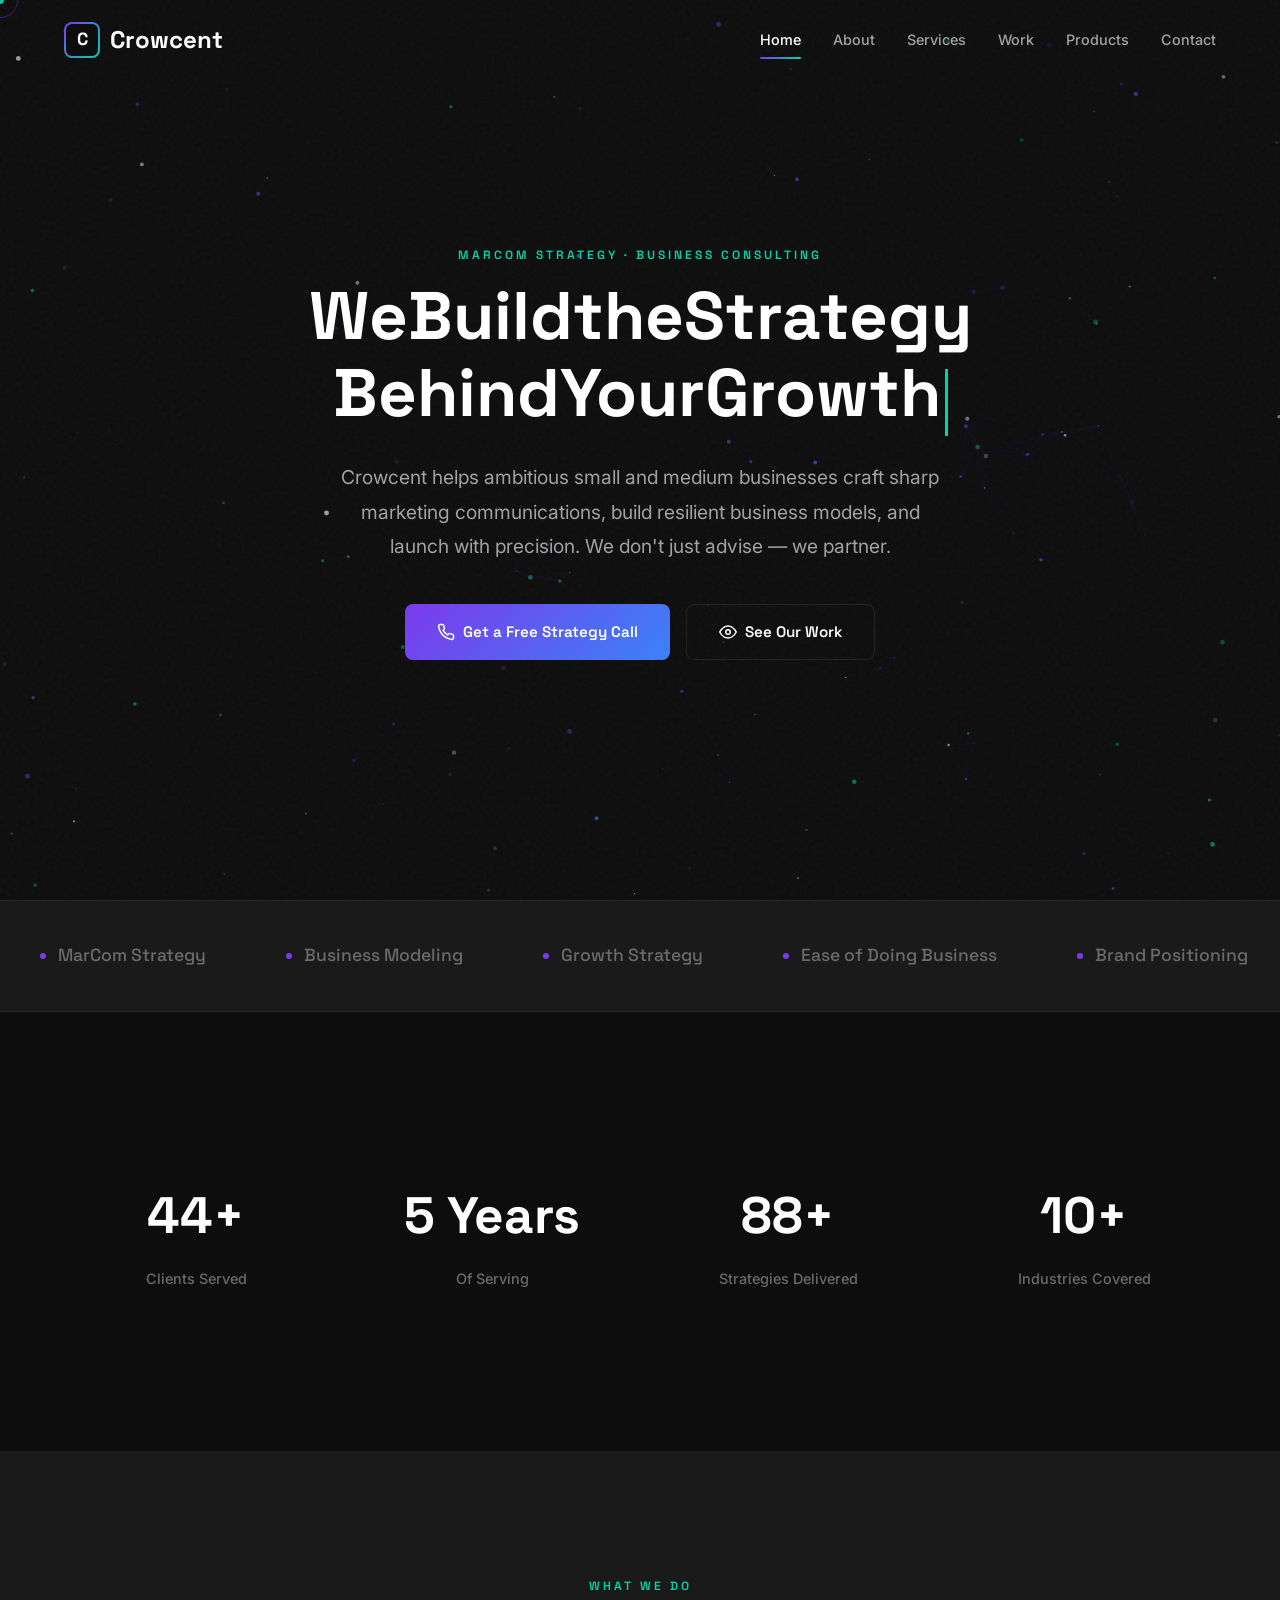
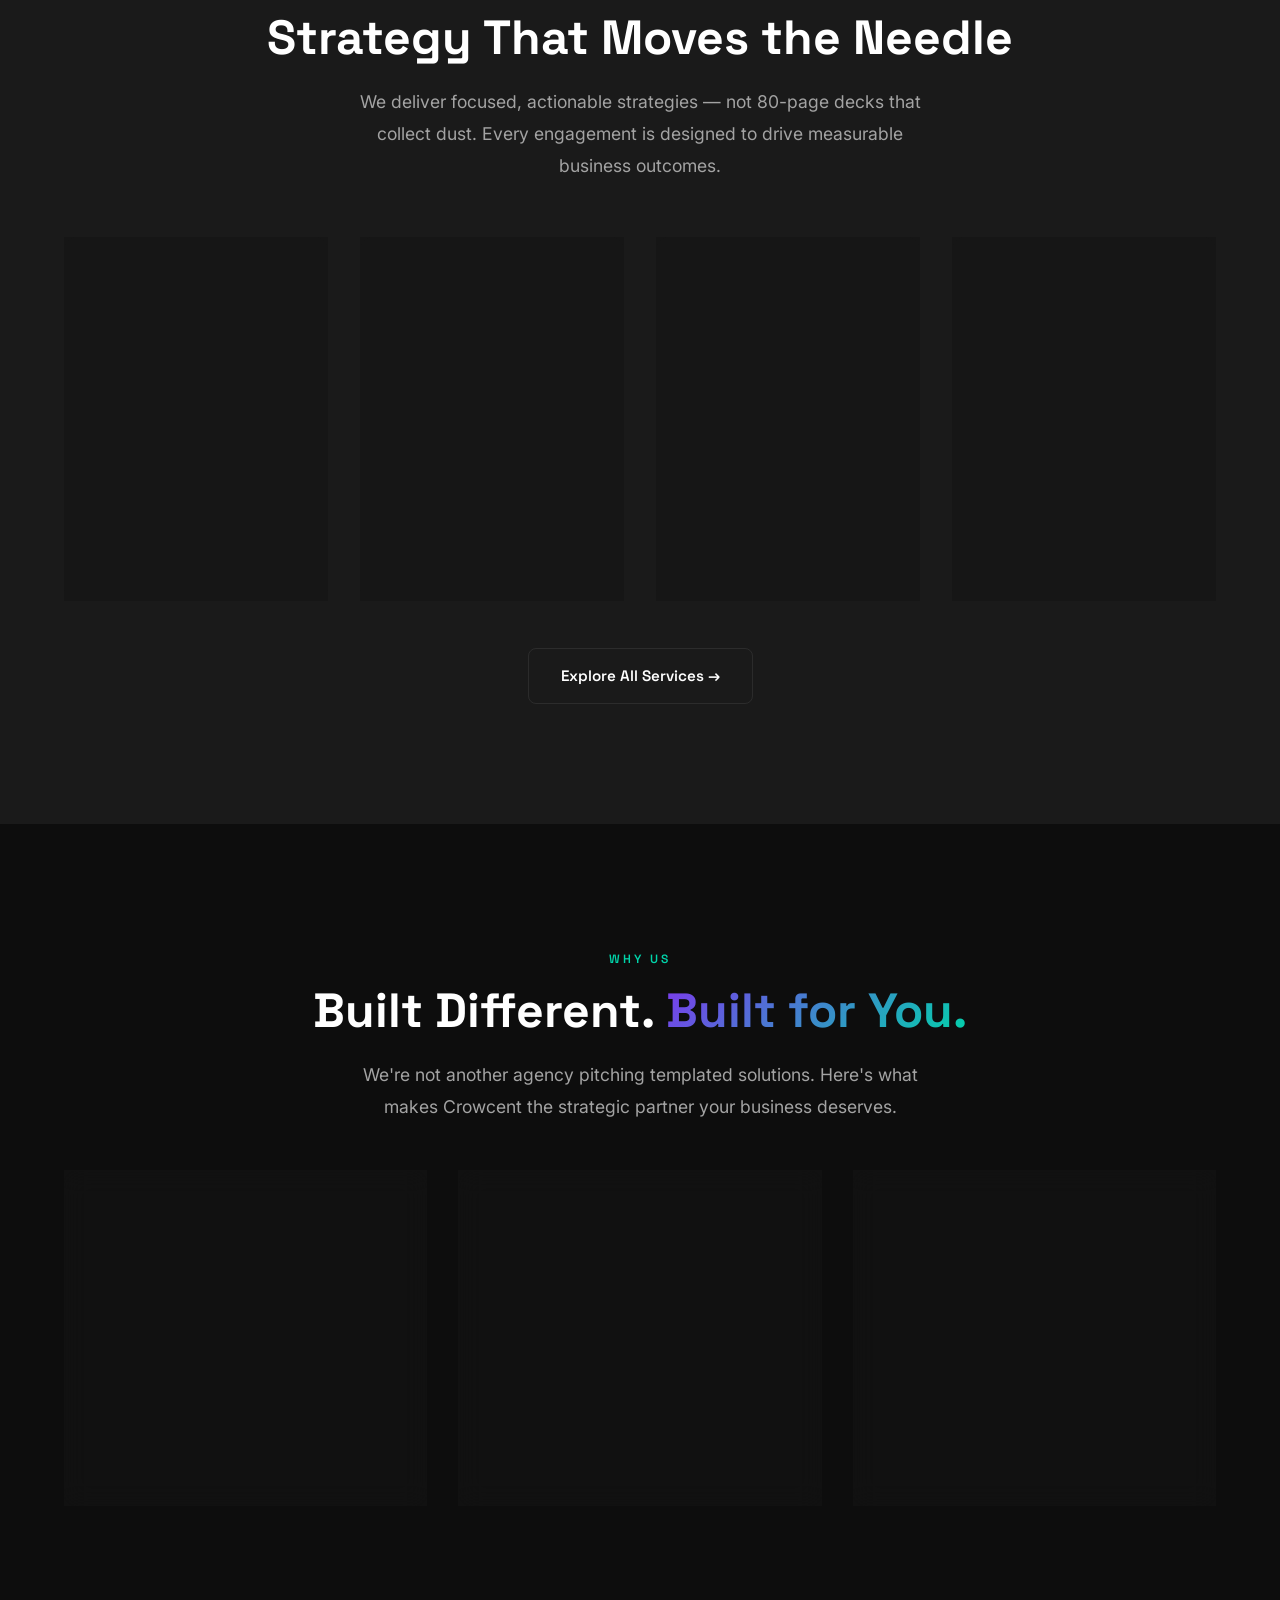
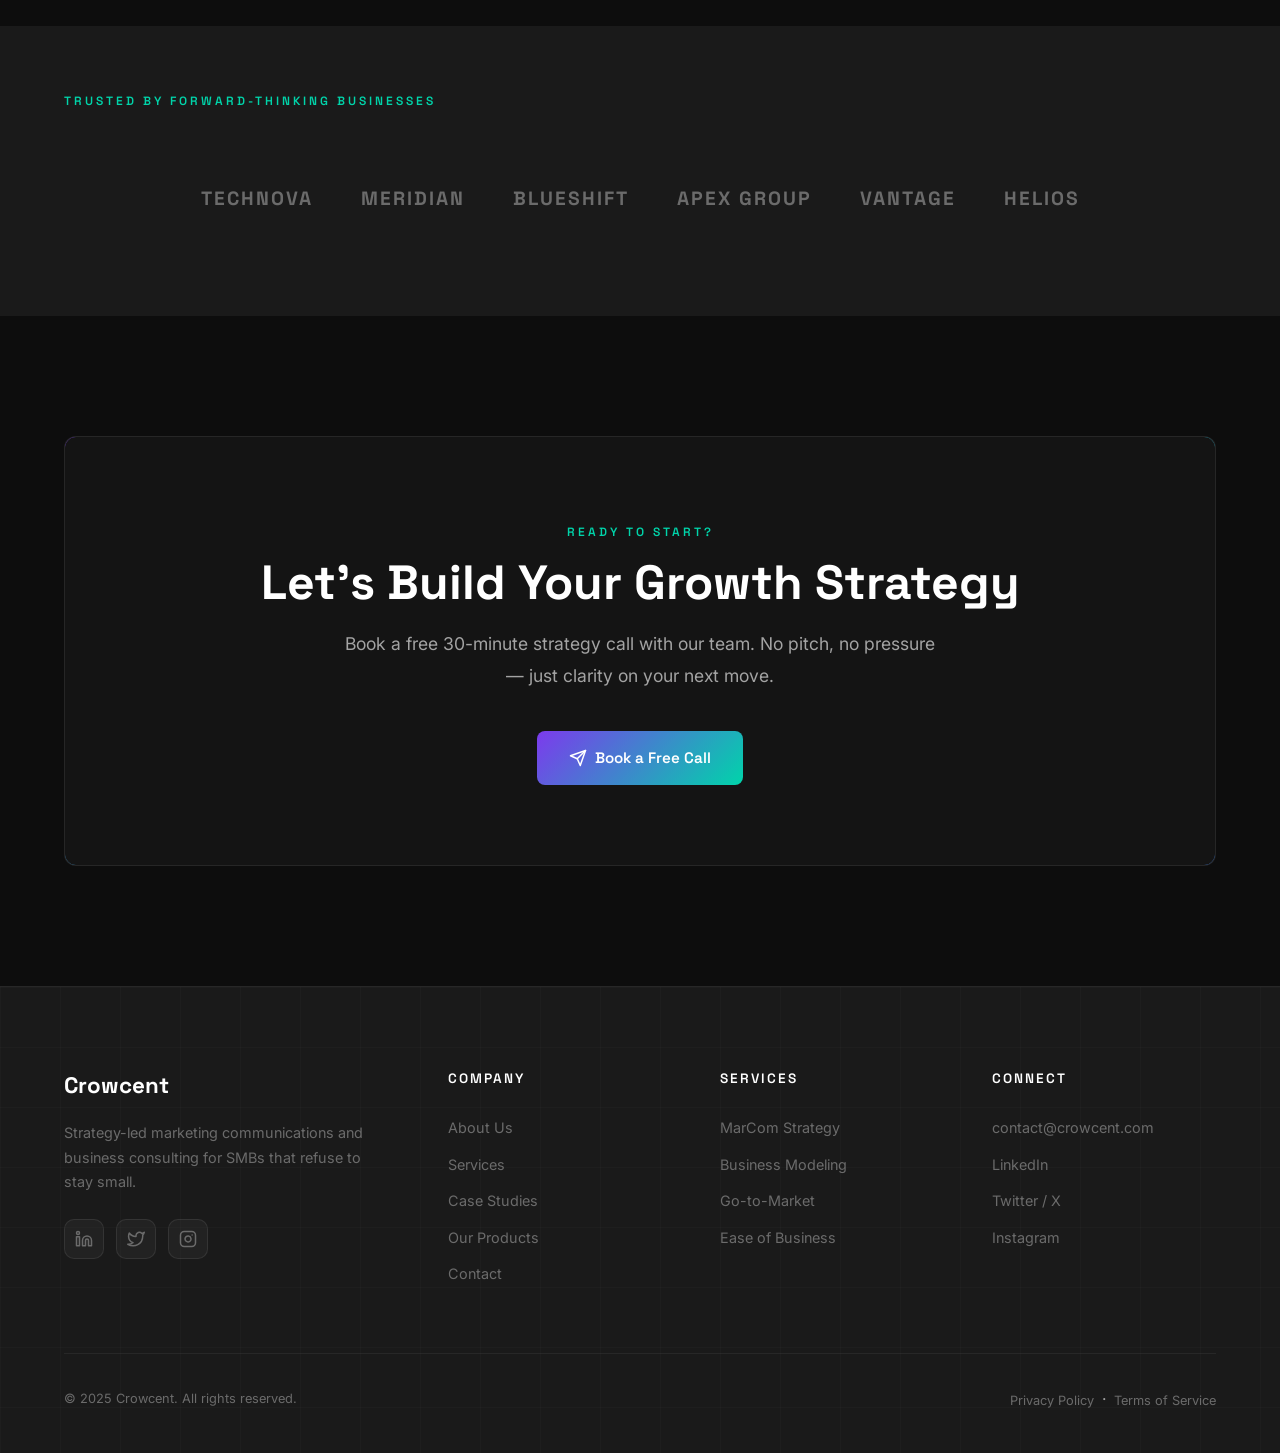
<file: index.html>
<!DOCTYPE html>
<html lang="en">

<head>
  <meta charset="UTF-8">
  <meta name="viewport" content="width=device-width, initial-scale=1.0">
  <title>Crowcent — MarCom Strategy &amp; Business Consulting</title>
  <meta name="description"
    content="Crowcent is a MarCom strategy and business consulting firm helping SMBs with marketing communications, business model development, go-to-market strategies, and ease of doing business solutions.">
  <link rel="stylesheet" href="css/style.css">
  <link rel="stylesheet" href="css/animations.css">
  <link rel="icon"
    href="data:image/svg+xml,<svg xmlns='http://www.w3.org/2000/svg' viewBox='0 0 100 100'><text y='.9em' font-size='90'>◆</text></svg>">
</head>

<body>

  <!-- Page Loader -->
  <div class="page-loader">
    <div class="loader-logo">Crowcent</div>
  </div>

  <!-- Scroll Progress -->
  <div class="scroll-progress"></div>

  <!-- Custom Cursor -->
  <div class="cursor-dot"></div>
  <div class="cursor-ring"></div>

  <!-- Navbar -->
  <nav class="navbar">
    <div class="container">
      <a href="index.html" class="nav-logo">
        <div class="logo-icon"><span>C</span></div>
        Crowcent
      </a>
      <div class="nav-links">
        <a href="index.html" class="active">Home</a>
        <a href="about.html">About</a>
        <a href="services.html">Services</a>
        <a href="work.html">Work</a>
        <a href="products.html">Products</a>
        <a href="contact.html">Contact</a>
      </div>
      <div class="nav-hamburger">
        <span></span><span></span><span></span>
      </div>
    </div>
  </nav>

  <!-- Mobile Nav -->
  <div class="mobile-nav">
    <a href="index.html">Home</a>
    <a href="about.html">About</a>
    <a href="services.html">Services</a>
    <a href="work.html">Work</a>
    <a href="products.html">Products</a>
    <a href="contact.html">Contact</a>
  </div>

  <!-- ============ HERO ============ -->
  <section class="hero" id="hero">
    <canvas id="particles-canvas" class="hero-canvas"></canvas>
    <div class="grain-overlay"></div>
    <div class="hero-content">
      <p class="section-label reveal">MarCom Strategy · Business Consulting</p>
      <h1 class="hero-title" data-animate-words>We Build the Strategy Behind Your Growth</h1>
      <p class="hero-subtitle reveal">Crowcent helps ambitious small and medium businesses craft sharp marketing
        communications, build resilient business models, and launch with precision. We don't just advise — we partner.
      </p>
      <div class="hero-buttons reveal">
        <a href="contact.html" class="btn btn-primary">
          <svg width="18" height="18" viewBox="0 0 24 24" fill="none" stroke="currentColor" stroke-width="2"
            stroke-linecap="round" stroke-linejoin="round">
            <path
              d="M22 16.92v3a2 2 0 0 1-2.18 2 19.79 19.79 0 0 1-8.63-3.07 19.5 19.5 0 0 1-6-6 19.79 19.79 0 0 1-3.07-8.67A2 2 0 0 1 4.11 2h3a2 2 0 0 1 2 1.72c.127.96.361 1.903.7 2.81a2 2 0 0 1-.45 2.11L8.09 9.91a16 16 0 0 0 6 6l1.27-1.27a2 2 0 0 1 2.11-.45c.907.339 1.85.573 2.81.7A2 2 0 0 1 22 16.92z" />
          </svg>
          Get a Free Strategy Call
        </a>
        <a href="work.html" class="btn btn-outline">
          <svg width="18" height="18" viewBox="0 0 24 24" fill="none" stroke="currentColor" stroke-width="2"
            stroke-linecap="round" stroke-linejoin="round">
            <path d="M1 12s4-8 11-8 11 8 11 8-4 8-11 8-11-8-11-8z" />
            <circle cx="12" cy="12" r="3" />
          </svg>
          See Our Work
        </a>
      </div>
    </div>
  </section>

  <!-- ============ MARQUEE ============ -->
  <section class="marquee-section">
    <div class="marquee-track">
      <div class="marquee-item"><span class="dot"></span>MarCom Strategy</div>
      <div class="marquee-item"><span class="dot"></span>Business Modeling</div>
      <div class="marquee-item"><span class="dot"></span>Growth Strategy</div>
      <div class="marquee-item"><span class="dot"></span>Ease of Doing Business</div>
      <div class="marquee-item"><span class="dot"></span>Brand Positioning</div>
      <div class="marquee-item"><span class="dot"></span>Market Entry</div>
      <div class="marquee-item"><span class="dot"></span>Revenue Design</div>
      <div class="marquee-item"><span class="dot"></span>Compliance Advisory</div>
      <!-- Duplicate for seamless loop -->
      <div class="marquee-item"><span class="dot"></span>MarCom Strategy</div>
      <div class="marquee-item"><span class="dot"></span>Business Modeling</div>
      <div class="marquee-item"><span class="dot"></span>Growth Strategy</div>
      <div class="marquee-item"><span class="dot"></span>Ease of Doing Business</div>
      <div class="marquee-item"><span class="dot"></span>Brand Positioning</div>
      <div class="marquee-item"><span class="dot"></span>Market Entry</div>
      <div class="marquee-item"><span class="dot"></span>Revenue Design</div>
      <div class="marquee-item"><span class="dot"></span>Compliance Advisory</div>
    </div>
  </section>

  <!-- ============ STATS ============ -->
  <section class="section" id="stats">
    <div class="container">
      <div class="stats-grid">
        <div class="stat-item reveal">
          <div class="stat-number"><span class="counter" data-target="50" data-suffix="+">0</span></div>
          <div class="stat-label">Clients Served</div>
        </div>
        <div class="stat-item reveal">
          <div class="stat-number"><span class="counter" data-target="6" data-suffix=" Years">0</span></div>
          <div class="stat-label">Of Serving</div>
        </div>
        <div class="stat-item reveal">
          <div class="stat-number"><span class="counter" data-target="100" data-suffix="+">0</span></div>
          <div class="stat-label">Strategies Delivered</div>
        </div>
        <div class="stat-item reveal">
          <div class="stat-number"><span class="counter" data-target="12" data-suffix="+">0</span></div>
          <div class="stat-label">Industries Covered</div>
        </div>
      </div>
    </div>
  </section>

  <!-- ============ SERVICES PREVIEW ============ -->
  <section class="section" id="services-preview" style="background: var(--bg-secondary);">
    <div class="container">
      <div class="text-center reveal">
        <p class="section-label">What We Do</p>
        <h2 class="section-title">Strategy That Moves the Needle</h2>
        <p class="section-subtitle mx-auto">We deliver focused, actionable strategies — not 80-page decks that collect
          dust. Every engagement is designed to drive measurable business outcomes.</p>
      </div>
      <div class="grid-4 stagger-children" style="margin-top: 56px;">
        <div class="glass-card reveal">
          <div class="card-icon purple">
            <svg width="28" height="28" viewBox="0 0 24 24" fill="none" stroke="currentColor" stroke-width="2"
              stroke-linecap="round" stroke-linejoin="round">
              <path d="M21 15a2 2 0 0 1-2 2H7l-4 4V5a2 2 0 0 1 2-2h14a2 2 0 0 1 2 2z" />
            </svg>
          </div>
          <h3 class="card-title">MarCom Strategy</h3>
          <p class="card-text">Sharpen your brand voice and communication blueprint. We craft messaging frameworks that
            resonate with your ideal customers.</p>
        </div>
        <div class="glass-card reveal">
          <div class="card-icon teal">
            <svg width="28" height="28" viewBox="0 0 24 24" fill="none" stroke="currentColor" stroke-width="2"
              stroke-linecap="round" stroke-linejoin="round">
              <rect x="2" y="3" width="20" height="14" rx="2" ry="2" />
              <line x1="8" y1="21" x2="16" y2="21" />
              <line x1="12" y1="17" x2="12" y2="21" />
            </svg>
          </div>
          <h3 class="card-title">Business Modeling</h3>
          <p class="card-text">Shape sustainable revenue models and lean canvases built for SMBs. From unit economics to
            growth levers — we map it all.</p>
        </div>
        <div class="glass-card reveal">
          <div class="card-icon blue">
            <svg width="28" height="28" viewBox="0 0 24 24" fill="none" stroke="currentColor" stroke-width="2"
              stroke-linecap="round" stroke-linejoin="round">
              <polyline points="22 12 18 12 15 21 9 3 6 12 2 12" />
            </svg>
          </div>
          <h3 class="card-title">Go-to-Market</h3>
          <p class="card-text">Launch with confidence. We build GTM strategies with clear positioning, competitive
            analysis, and channel prioritization.</p>
        </div>
        <div class="glass-card reveal">
          <div class="card-icon purple">
            <svg width="28" height="28" viewBox="0 0 24 24" fill="none" stroke="currentColor" stroke-width="2"
              stroke-linecap="round" stroke-linejoin="round">
              <path d="M12 22s8-4 8-10V5l-8-3-8 3v7c0 6 8 10 8 10z" />
            </svg>
          </div>
          <h3 class="card-title">Ease of Business</h3>
          <p class="card-text">Navigate complexity with clarity. We simplify processes, compliance workflows, and
            operational bottlenecks so you can focus on growth.</p>
        </div>
      </div>
      <div class="text-center" style="margin-top: 48px;">
        <a href="services.html" class="btn btn-outline reveal">Explore All Services →</a>
      </div>
    </div>
  </section>

  <!-- ============ WHY CROWCENT ============ -->
  <section class="section" id="why-crowcent">
    <div class="container">
      <div class="text-center reveal">
        <p class="section-label">Why Us</p>
        <h2 class="section-title">Built Different. <span class="text-gradient">Built for You.</span></h2>
        <p class="section-subtitle mx-auto">We're not another agency pitching templated solutions. Here's what makes
          Crowcent the strategic partner your business deserves.</p>
      </div>
      <div class="why-grid stagger-children">
        <div class="glass-card why-card reveal">
          <div class="why-icon">
            <svg width="28" height="28" viewBox="0 0 24 24" fill="none" stroke="currentColor" stroke-width="2"
              stroke-linecap="round" stroke-linejoin="round">
              <circle cx="12" cy="12" r="10" />
              <path d="M8 14s1.5 2 4 2 4-2 4-2" />
              <line x1="9" y1="9" x2="9.01" y2="9" />
              <line x1="15" y1="9" x2="15.01" y2="9" />
            </svg>
          </div>
          <h3 class="card-title">Founder-Led Thinking</h3>
          <p class="card-text">Every project is led by senior strategists who think like founders. No junior hand-offs,
            no cookie-cutter decks.</p>
        </div>
        <div class="glass-card why-card reveal">
          <div class="why-icon"
            style="background: rgba(0,212,170,0.1); color: var(--accent-teal); border-color: rgba(0,212,170,0.15);">
            <svg width="28" height="28" viewBox="0 0 24 24" fill="none" stroke="currentColor" stroke-width="2"
              stroke-linecap="round" stroke-linejoin="round">
              <path d="M22 11.08V12a10 10 0 1 1-5.93-9.14" />
              <polyline points="22 4 12 14.01 9 11.01" />
            </svg>
          </div>
          <h3 class="card-title">Execution-Ready Output</h3>
          <p class="card-text">Our deliverables aren't just strategic — they're actionable. You walk away with
            playbooks, not PowerPoints.</p>
        </div>
        <div class="glass-card why-card reveal">
          <div class="why-icon"
            style="background: rgba(59,130,246,0.1); color: var(--accent-blue); border-color: rgba(59,130,246,0.15);">
            <svg width="28" height="28" viewBox="0 0 24 24" fill="none" stroke="currentColor" stroke-width="2"
              stroke-linecap="round" stroke-linejoin="round">
              <path d="M17 21v-2a4 4 0 0 0-4-4H5a4 4 0 0 0-4 4v2" />
              <circle cx="9" cy="7" r="4" />
              <path d="M23 21v-2a4 4 0 0 0-3-3.87" />
              <path d="M16 3.13a4 4 0 0 1 0 7.75" />
            </svg>
          </div>
          <h3 class="card-title">SMB-First Approach</h3>
          <p class="card-text">We understand the resource constraints and speed requirements of growing businesses. Our
            frameworks are right-sized for impact.</p>
        </div>
      </div>
    </div>
  </section>

  <!-- ============ CLIENT LOGOS ============ -->
  <section class="section" style="padding: 60px 0; background: var(--bg-secondary);">
    <div class="container">
      <p class="text-center section-label reveal" style="margin-bottom: 32px;">Trusted By Forward-Thinking Businesses
      </p>
      <div class="client-logos reveal">
        <span class="client-logo">TechNova</span>
        <span class="client-logo">Meridian</span>
        <span class="client-logo">Blueshift</span>
        <span class="client-logo">Apex Group</span>
        <span class="client-logo">Vantage</span>
        <span class="client-logo">Helios</span>
      </div>
    </div>
  </section>

  <!-- ============ CTA BANNER ============ -->
  <section class="section">
    <div class="container">
      <div class="cta-banner reveal-scale">
        <p class="section-label">Ready to Start?</p>
        <h2 class="section-title">Let's Build Your Growth Strategy</h2>
        <p class="section-subtitle mx-auto">Book a free 30-minute strategy call with our team. No pitch, no pressure —
          just clarity on your next move.</p>
        <a href="contact.html" class="btn btn-glow" style="margin-top: 8px;">
          <svg width="18" height="18" viewBox="0 0 24 24" fill="none" stroke="currentColor" stroke-width="2"
            stroke-linecap="round" stroke-linejoin="round">
            <line x1="22" y1="2" x2="11" y2="13" />
            <polygon points="22 2 15 22 11 13 2 9 22 2" />
          </svg>
          Book a Free Call
        </a>
      </div>
    </div>
  </section>

  <!-- ============ FOOTER ============ -->
  <footer class="footer">
    <div class="container">
      <div class="footer-grid">
        <div class="footer-brand">
          <span class="footer-logo">Crowcent</span>
          <p>Strategy-led marketing communications and business consulting for SMBs that refuse to stay small.</p>
          <div class="footer-social">
            <a href="#" aria-label="LinkedIn">
              <svg width="18" height="18" viewBox="0 0 24 24" fill="none" stroke="currentColor" stroke-width="2"
                stroke-linecap="round" stroke-linejoin="round">
                <path d="M16 8a6 6 0 0 1 6 6v7h-4v-7a2 2 0 0 0-2-2 2 2 0 0 0-2 2v7h-4v-7a6 6 0 0 1 6-6z" />
                <rect x="2" y="9" width="4" height="12" />
                <circle cx="4" cy="4" r="2" />
              </svg>
            </a>
            <a href="#" aria-label="Twitter">
              <svg width="18" height="18" viewBox="0 0 24 24" fill="none" stroke="currentColor" stroke-width="2"
                stroke-linecap="round" stroke-linejoin="round">
                <path
                  d="M23 3a10.9 10.9 0 0 1-3.14 1.53 4.48 4.48 0 0 0-7.86 3v1A10.66 10.66 0 0 1 3 4s-4 9 5 13a11.64 11.64 0 0 1-7 2c9 5 20 0 20-11.5a4.5 4.5 0 0 0-.08-.83A7.72 7.72 0 0 0 23 3z" />
              </svg>
            </a>
            <a href="#" aria-label="Instagram">
              <svg width="18" height="18" viewBox="0 0 24 24" fill="none" stroke="currentColor" stroke-width="2"
                stroke-linecap="round" stroke-linejoin="round">
                <rect x="2" y="2" width="20" height="20" rx="5" ry="5" />
                <path d="M16 11.37A4 4 0 1 1 12.63 8 4 4 0 0 1 16 11.37z" />
                <line x1="17.5" y1="6.5" x2="17.51" y2="6.5" />
              </svg>
            </a>
          </div>
        </div>
        <div class="footer-column">
          <h4>Company</h4>
          <a href="about.html">About Us</a>
          <a href="services.html">Services</a>
          <a href="work.html">Case Studies</a>
          <a href="products.html">Our Products</a>
          <a href="contact.html">Contact</a>
        </div>
        <div class="footer-column">
          <h4>Services</h4>
          <a href="services.html">MarCom Strategy</a>
          <a href="services.html">Business Modeling</a>
          <a href="services.html">Go-to-Market</a>
          <a href="services.html">Ease of Business</a>
        </div>
        <div class="footer-column">
          <h4>Connect</h4>
          <a href="mailto:contact@crowcent.com">contact@crowcent.com</a>
          <a href="#">LinkedIn</a>
          <a href="#">Twitter / X</a>
          <a href="#">Instagram</a>
        </div>
      </div>
      <div class="footer-bottom">
        <p>&copy; 2025 Crowcent. All rights reserved.</p>
        <div>
          <a href="privacy.html">Privacy Policy</a> &nbsp;·&nbsp; <a href="terms.html">Terms of Service</a>
        </div>
      </div>
    </div>
  </footer>

  <!-- Back to Top -->
  <button class="back-to-top" aria-label="Back to top">
    <svg width="20" height="20" viewBox="0 0 24 24" fill="none" stroke="currentColor" stroke-width="2.5"
      stroke-linecap="round" stroke-linejoin="round">
      <polyline points="18 15 12 9 6 15" />
    </svg>
  </button>

  <script src="js/animations.js"></script>
  <script src="js/main.js"></script>
</body>

</html>
</file>
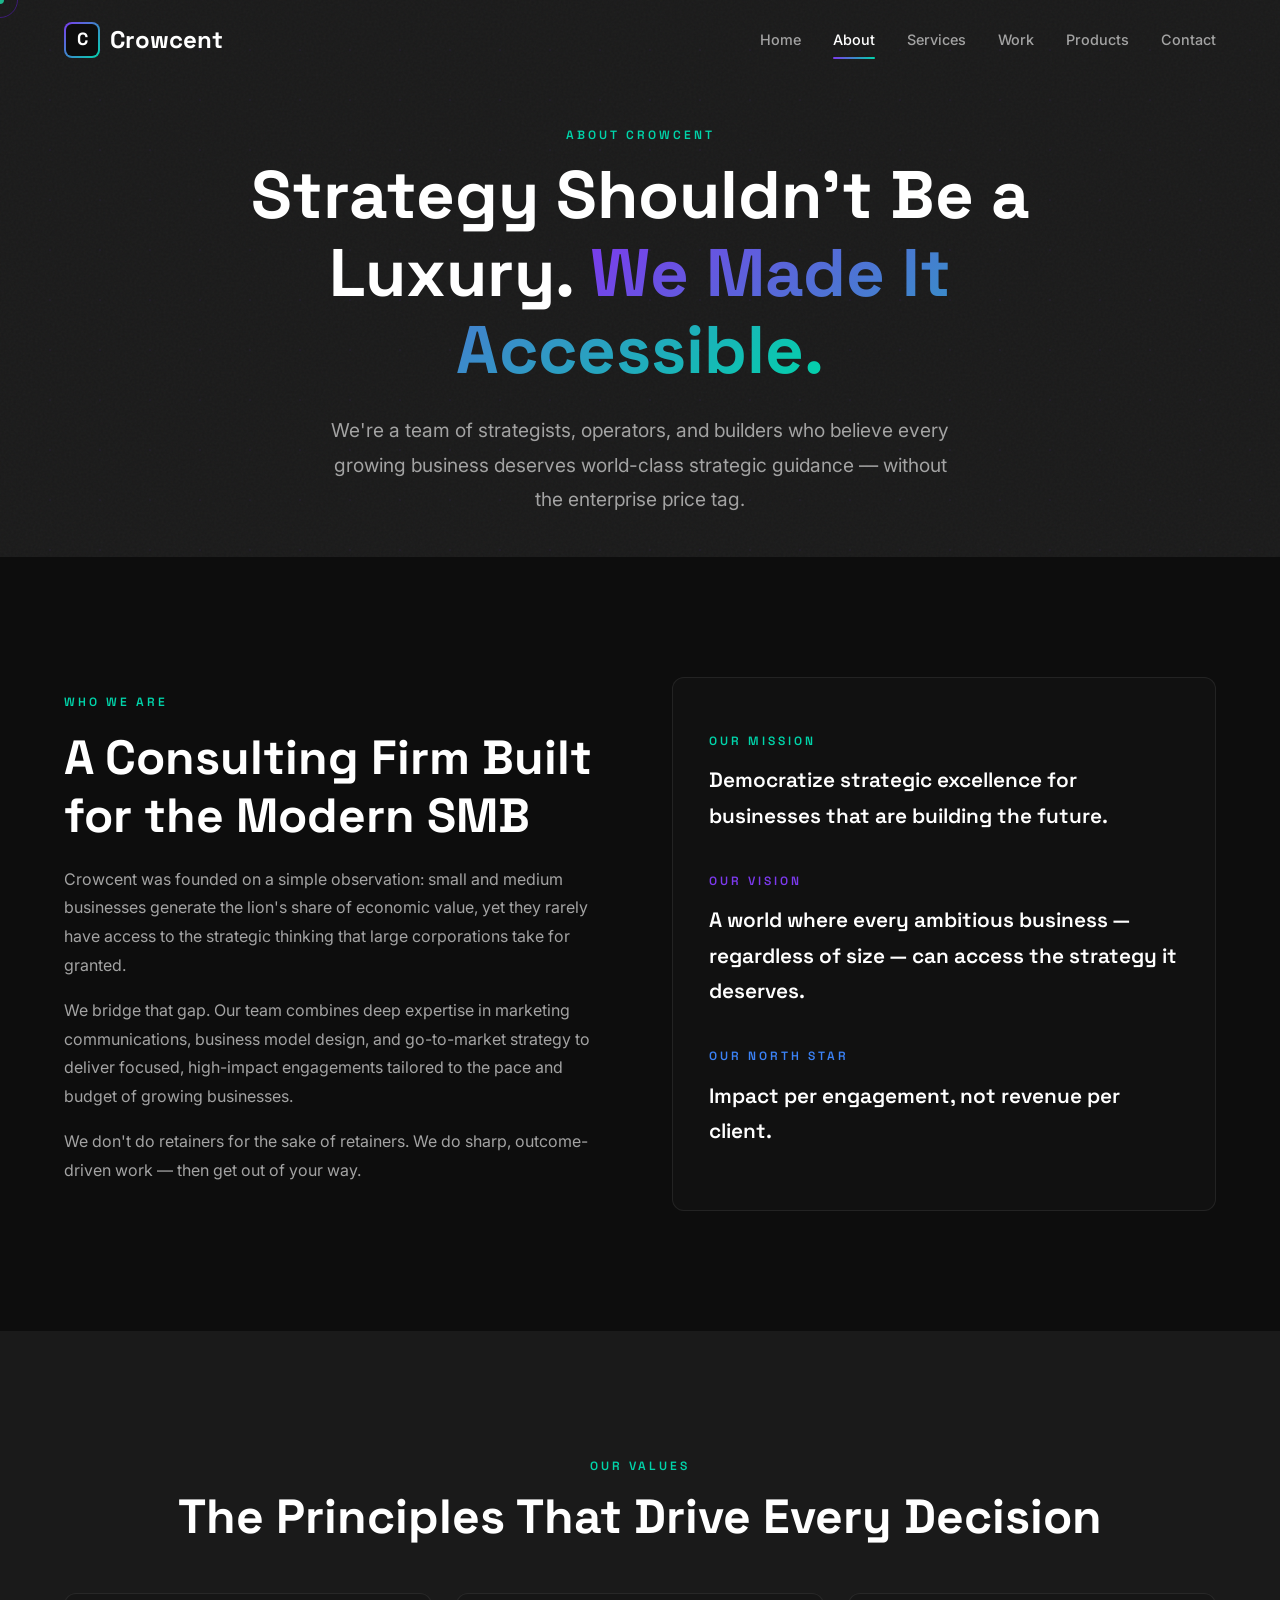
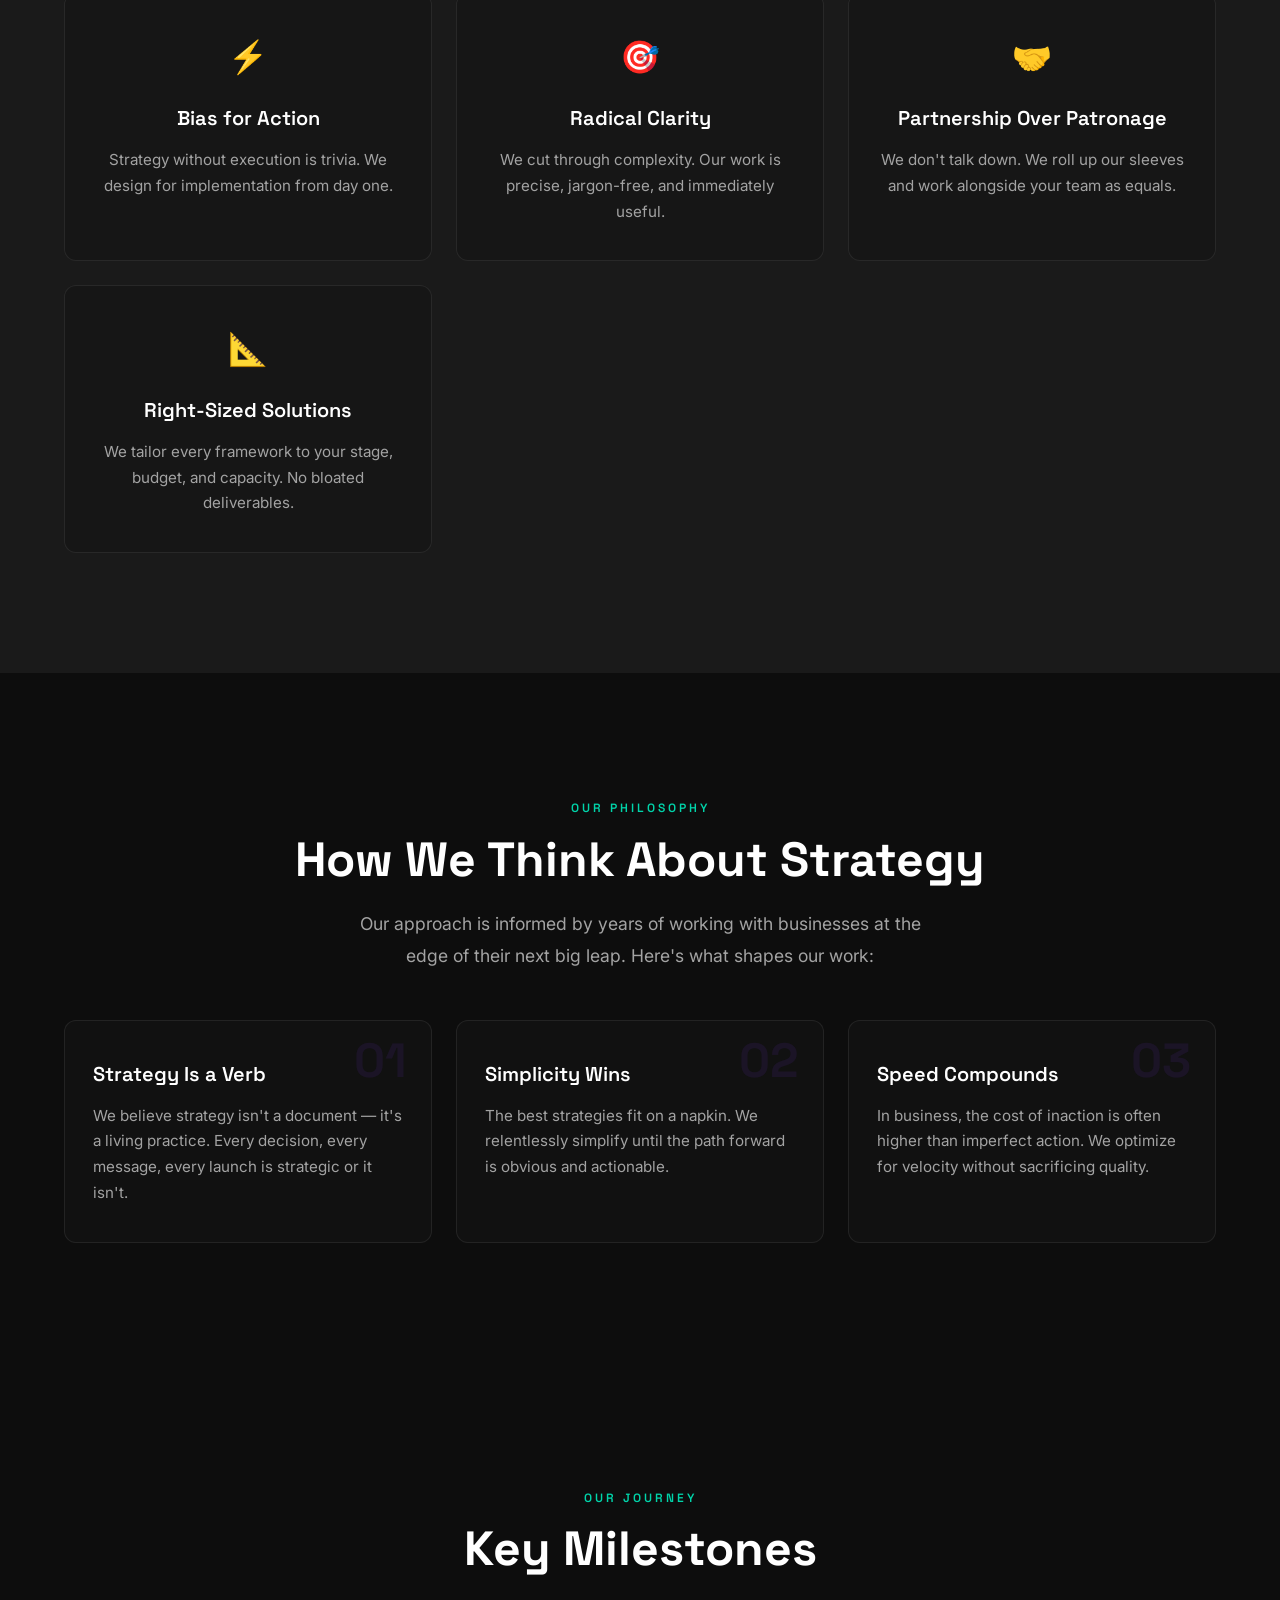
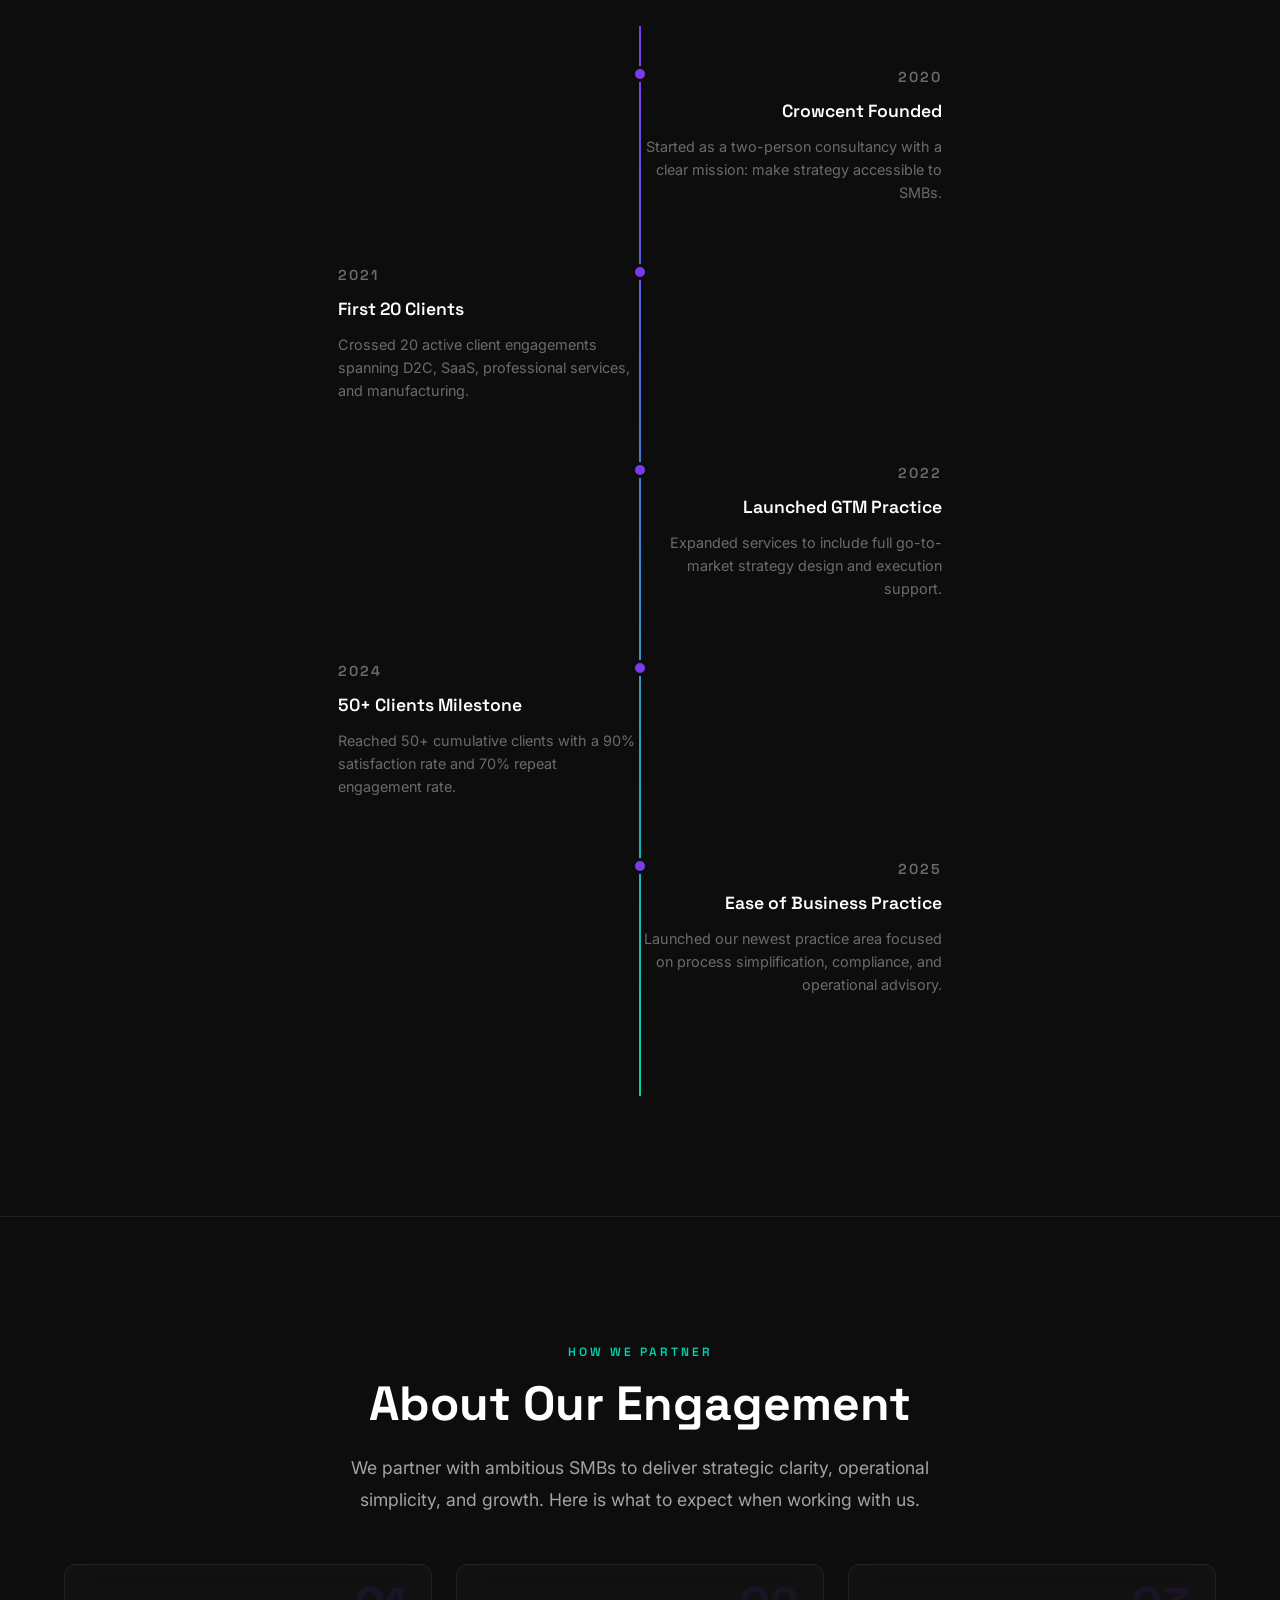
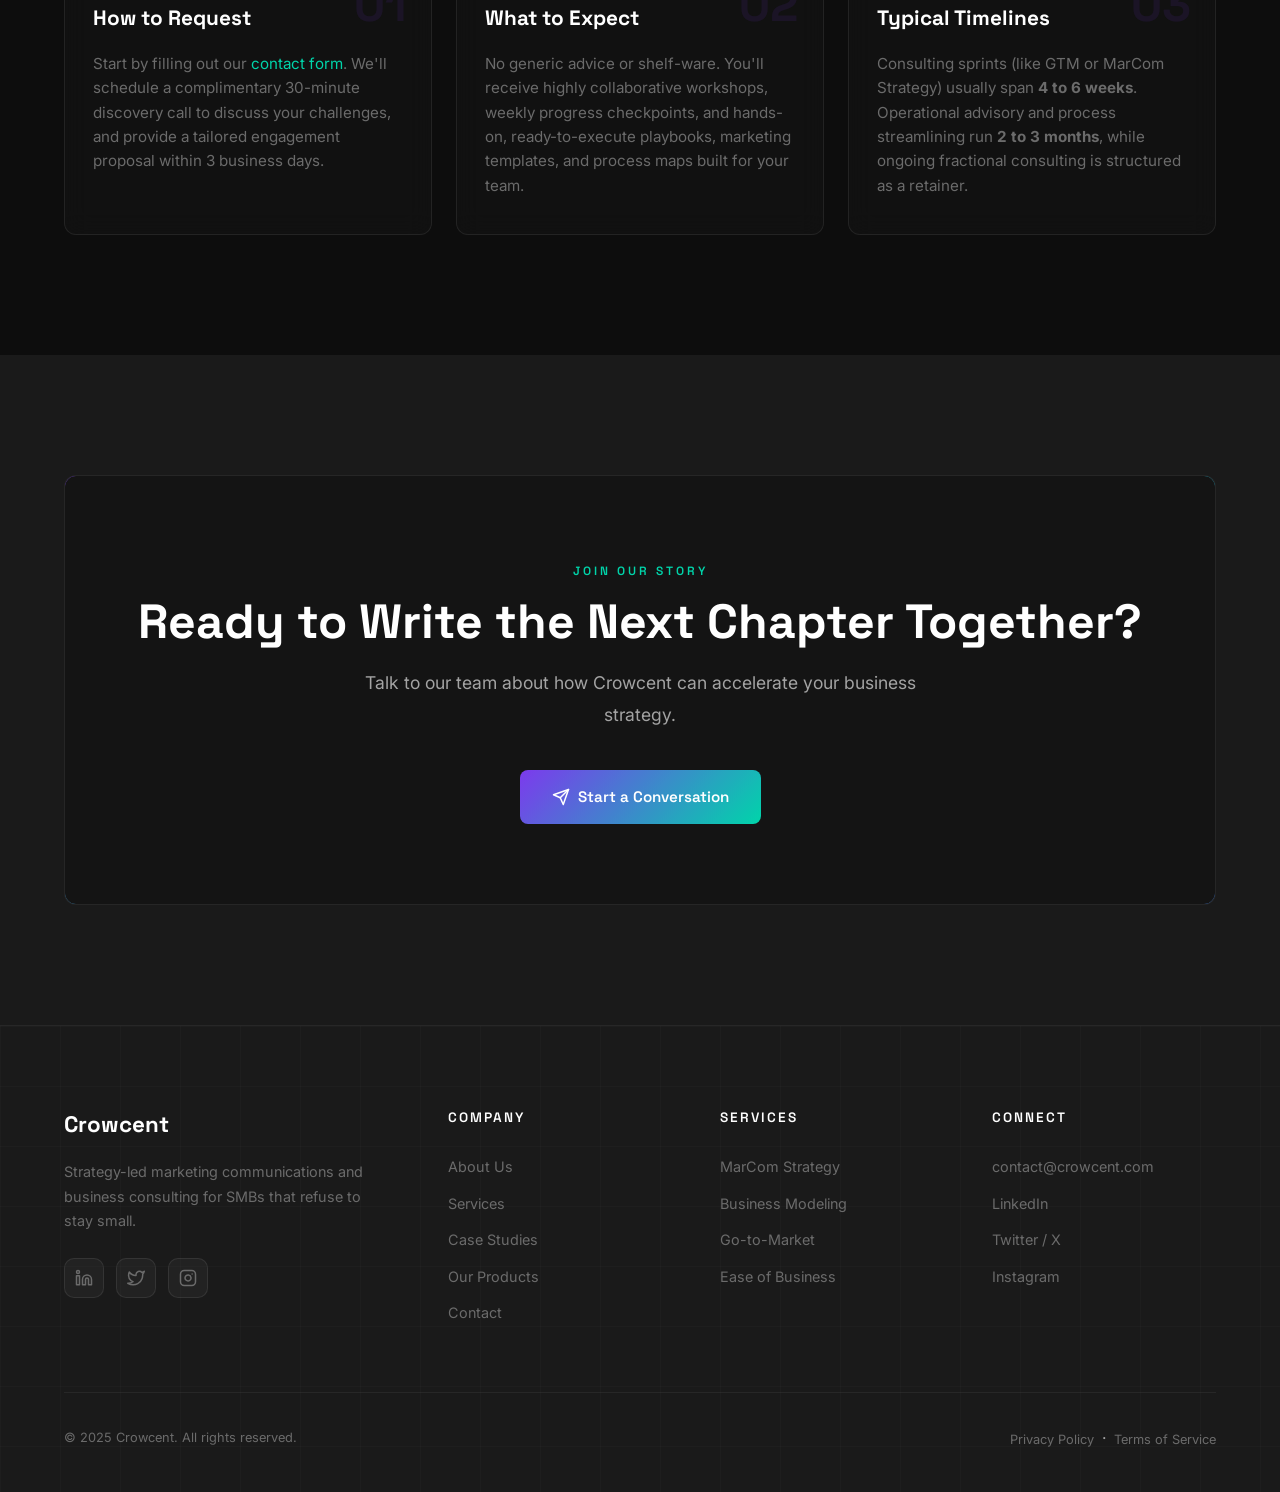
<file: about.html>
<!DOCTYPE html>
<html lang="en">

<head>
    <meta charset="UTF-8">
    <meta name="viewport" content="width=device-width, initial-scale=1.0">
    <title>About — Crowcent | Our Story &amp; Mission</title>
    <meta name="description"
        content="Learn about Crowcent's mission, values, and the team behind our MarCom strategy and business consulting practice. We exist to make strategic thinking accessible to growing businesses.">
    <link rel="stylesheet" href="css/style.css">
    <link rel="stylesheet" href="css/animations.css">
    <link rel="icon"
        href="data:image/svg+xml,<svg xmlns='http://www.w3.org/2000/svg' viewBox='0 0 100 100'><text y='.9em' font-size='90'>◆</text></svg>">
</head>

<body class="page-transition">

    <!-- Scroll Progress -->
    <div class="scroll-progress"></div>

    <!-- Custom Cursor -->
    <div class="cursor-dot"></div>
    <div class="cursor-ring"></div>

    <!-- Navbar -->
    <nav class="navbar">
        <div class="container">
            <a href="index.html" class="nav-logo">
                <div class="logo-icon"><span>C</span></div>
                Crowcent
            </a>
            <div class="nav-links">
                <a href="index.html">Home</a>
                <a href="about.html" class="active">About</a>
                <a href="services.html">Services</a>
                <a href="work.html">Work</a>
                <a href="products.html">Products</a>
                <a href="contact.html">Contact</a>
            </div>
            <div class="nav-hamburger">
                <span></span><span></span><span></span>
            </div>
        </div>
    </nav>

    <!-- Mobile Nav -->
    <div class="mobile-nav">
        <a href="index.html">Home</a>
        <a href="about.html">About</a>
        <a href="services.html">Services</a>
        <a href="work.html">Work</a>
        <a href="products.html">Products</a>
        <a href="contact.html">Contact</a>
    </div>

    <!-- ============ PAGE HERO ============ -->
    <section class="hero page-hero" style="background: var(--bg-secondary);">
        <canvas id="grid-canvas" class="hero-canvas"></canvas>
        <div class="grain-overlay"></div>
        <div class="hero-content">
            <p class="section-label reveal">About Crowcent</p>
            <h1 class="hero-title reveal">Strategy Shouldn't Be a Luxury. <span class="text-gradient">We Made It
                    Accessible.</span></h1>
            <p class="hero-subtitle reveal">We're a team of strategists, operators, and builders who believe every
                growing business deserves world-class strategic guidance — without the enterprise price tag.</p>
        </div>
    </section>

    <!-- ============ WHO WE ARE ============ -->
    <section class="section" id="who-we-are">
        <div class="container">
            <div class="about-content">
                <div class="text-block reveal-left">
                    <p class="section-label">Who We Are</p>
                    <h2 class="section-title">A Consulting Firm Built for the Modern SMB</h2>
                    <p>Crowcent was founded on a simple observation: small and medium businesses generate the lion's
                        share of economic value, yet they rarely have access to the strategic thinking that large
                        corporations take for granted.</p>
                    <p>We bridge that gap. Our team combines deep expertise in marketing communications, business model
                        design, and go-to-market strategy to deliver focused, high-impact engagements tailored to the
                        pace and budget of growing businesses.</p>
                    <p>We don't do retainers for the sake of retainers. We do sharp, outcome-driven work — then get out
                        of your way.</p>
                </div>
                <div class="reveal-right">
                    <div class="glass-card" style="padding: 48px 36px;">
                        <div style="margin-bottom: 32px;">
                            <p class="section-label">Our Mission</p>
                            <h3 class="card-title" style="font-size: 1.3rem;">Democratize strategic excellence for
                                businesses that are building the future.</h3>
                        </div>
                        <div style="margin-bottom: 32px;">
                            <p class="section-label" style="color: var(--accent-purple);">Our Vision</p>
                            <h3 class="card-title" style="font-size: 1.3rem;">A world where every ambitious business —
                                regardless of size — can access the strategy it deserves.</h3>
                        </div>
                        <div>
                            <p class="section-label" style="color: var(--accent-blue);">Our North Star</p>
                            <h3 class="card-title" style="font-size: 1.3rem;">Impact per engagement, not revenue per
                                client.</h3>
                        </div>
                    </div>
                </div>
            </div>
        </div>
    </section>

    <!-- ============ VALUES ============ -->
    <section class="section" style="background: var(--bg-secondary);">
        <div class="container">
            <div class="text-center reveal">
                <p class="section-label">Our Values</p>
                <h2 class="section-title">The Principles That Drive Every Decision</h2>
            </div>
            <div class="values-grid stagger-children">
                <div class="glass-card value-card reveal">
                    <span class="value-icon">⚡</span>
                    <h3 class="card-title">Bias for Action</h3>
                    <p class="card-text">Strategy without execution is trivia. We design for implementation from day
                        one.</p>
                </div>
                <div class="glass-card value-card reveal">
                    <span class="value-icon">🎯</span>
                    <h3 class="card-title">Radical Clarity</h3>
                    <p class="card-text">We cut through complexity. Our work is precise, jargon-free, and immediately
                        useful.</p>
                </div>
                <div class="glass-card value-card reveal">
                    <span class="value-icon">🤝</span>
                    <h3 class="card-title">Partnership Over Patronage</h3>
                    <p class="card-text">We don't talk down. We roll up our sleeves and work alongside your team as
                        equals.</p>
                </div>
                <div class="glass-card value-card reveal">
                    <span class="value-icon">📐</span>
                    <h3 class="card-title">Right-Sized Solutions</h3>
                    <p class="card-text">We tailor every framework to your stage, budget, and capacity. No bloated
                        deliverables.</p>
                </div>
            </div>
        </div>
    </section>

    <!-- ============ HOW WE THINK ============ -->
    <section class="section" id="philosophy">
        <div class="container">
            <div class="text-center reveal">
                <p class="section-label">Our Philosophy</p>
                <h2 class="section-title">How We Think About Strategy</h2>
                <p class="section-subtitle mx-auto">Our approach is informed by years of working with businesses at the
                    edge of their next big leap. Here's what shapes our work:</p>
            </div>
            <div class="philosophy-grid stagger-children">
                <div class="glass-card philosophy-card reveal">
                    <span class="number">01</span>
                    <h3 class="card-title">Strategy Is a Verb</h3>
                    <p class="card-text">We believe strategy isn't a document — it's a living practice. Every decision,
                        every message, every launch is strategic or it isn't.</p>
                </div>
                <div class="glass-card philosophy-card reveal">
                    <span class="number">02</span>
                    <h3 class="card-title">Simplicity Wins</h3>
                    <p class="card-text">The best strategies fit on a napkin. We relentlessly simplify until the path
                        forward is obvious and actionable.</p>
                </div>
                <div class="glass-card philosophy-card reveal">
                    <span class="number">03</span>
                    <h3 class="card-title">Speed Compounds</h3>
                    <p class="card-text">In business, the cost of inaction is often higher than imperfect action. We
                        optimize for velocity without sacrificing quality.</p>
                </div>
            </div>
        </div>
    </section>

    <!-- ============ TIMELINE ============ -->
    <section class="section" id="milestones">
        <div class="container">
            <div class="text-center reveal">
                <p class="section-label">Our Journey</p>
                <h2 class="section-title">Key Milestones</h2>
            </div>
            <div class="timeline">
                <div class="timeline-item reveal">
                    <div class="timeline-dot"></div>
                    <div class="timeline-content">
                        <p class="timeline-year">2020</p>
                        <h4>Crowcent Founded</h4>
                        <p>Started as a two-person consultancy with a clear mission: make strategy accessible to SMBs.
                        </p>
                    </div>
                </div>
                <div class="timeline-item reveal">
                    <div class="timeline-dot"></div>
                    <div class="timeline-content">
                        <p class="timeline-year">2021</p>
                        <h4>First 20 Clients</h4>
                        <p>Crossed 20 active client engagements spanning D2C, SaaS, professional services, and
                            manufacturing.</p>
                    </div>
                </div>
                <div class="timeline-item reveal">
                    <div class="timeline-dot"></div>
                    <div class="timeline-content">
                        <p class="timeline-year">2022</p>
                        <h4>Launched GTM Practice</h4>
                        <p>Expanded services to include full go-to-market strategy design and execution support.</p>
                    </div>
                </div>
                <div class="timeline-item reveal">
                    <div class="timeline-dot"></div>
                    <div class="timeline-content">
                        <p class="timeline-year">2024</p>
                        <h4>50+ Clients Milestone</h4>
                        <p>Reached 50+ cumulative clients with a 90% satisfaction rate and 70% repeat engagement rate.
                        </p>
                    </div>
                </div>
                <div class="timeline-item reveal">
                    <div class="timeline-dot"></div>
                    <div class="timeline-content">
                        <p class="timeline-year">2025</p>
                        <h4>Ease of Business Practice</h4>
                        <p>Launched our newest practice area focused on process simplification, compliance, and
                            operational advisory.</p>
                    </div>
                </div>
            </div>
        </div>
    </section>

    <!-- ============ ABOUT OUR ENGAGEMENT ============ -->
    <section class="section" id="engagement" style="background: var(--bg-primary); border-top: 1px solid var(--border-glass);">
        <div class="container">
            <div class="text-center reveal">
                <p class="section-label">How We Partner</p>
                <h2 class="section-title">About Our Engagement</h2>
                <p class="section-subtitle mx-auto">We partner with ambitious SMBs to deliver strategic clarity, operational simplicity, and growth. Here is what to expect when working with us.</p>
            </div>
            
            <div class="philosophy-grid stagger-children" style="margin-top: 48px;">
                <!-- Step 1 -->
                <div class="philosophy-card glass-card reveal">
                    <span class="number">01</span>
                    <h3 style="font-family: var(--font-heading); font-size: 1.3rem; font-weight: 700; color: var(--text-white); margin-bottom: 16px;">
                        How to Request
                    </h3>
                    <p style="color: var(--text-muted); font-size: 0.95rem; line-height: 1.6; margin-bottom: 0;">
                        Start by filling out our <a href="contact.html" style="color: var(--accent-teal); text-decoration: none;">contact form</a>. We'll schedule a complimentary 30-minute discovery call to discuss your challenges, and provide a tailored engagement proposal within 3 business days.
                    </p>
                </div>

                <!-- Step 2 -->
                <div class="philosophy-card glass-card reveal">
                    <span class="number">02</span>
                    <h3 style="font-family: var(--font-heading); font-size: 1.3rem; font-weight: 700; color: var(--text-white); margin-bottom: 16px;">
                        What to Expect
                    </h3>
                    <p style="color: var(--text-muted); font-size: 0.95rem; line-height: 1.6; margin-bottom: 0;">
                        No generic advice or shelf-ware. You'll receive highly collaborative workshops, weekly progress checkpoints, and hands-on, ready-to-execute playbooks, marketing templates, and process maps built for your team.
                    </p>
                </div>

                <!-- Step 3 -->
                <div class="philosophy-card glass-card reveal">
                    <span class="number">03</span>
                    <h3 style="font-family: var(--font-heading); font-size: 1.3rem; font-weight: 700; color: var(--text-white); margin-bottom: 16px;">
                        Typical Timelines
                    </h3>
                    <p style="color: var(--text-muted); font-size: 0.95rem; line-height: 1.6; margin-bottom: 0;">
                        Consulting sprints (like GTM or MarCom Strategy) usually span <strong>4 to 6 weeks</strong>. Operational advisory and process streamlining run <strong>2 to 3 months</strong>, while ongoing fractional consulting is structured as a retainer.
                    </p>
                </div>
            </div>
        </div>
    </section>

    <!-- ============ CTA BANNER ============ -->
    <section class="section" style="background: var(--bg-secondary);">
        <div class="container">
            <div class="cta-banner reveal-scale">
                <p class="section-label">Join Our Story</p>
                <h2 class="section-title">Ready to Write the Next Chapter Together?</h2>
                <p class="section-subtitle mx-auto">Talk to our team about how Crowcent can accelerate your business
                    strategy.</p>
                <a href="contact.html" class="btn btn-glow" style="margin-top: 8px;">
                    <svg width="18" height="18" viewBox="0 0 24 24" fill="none" stroke="currentColor" stroke-width="2"
                        stroke-linecap="round" stroke-linejoin="round">
                        <line x1="22" y1="2" x2="11" y2="13" />
                        <polygon points="22 2 15 22 11 13 2 9 22 2" />
                    </svg>
                    Start a Conversation
                </a>
            </div>
        </div>
    </section>

    <!-- ============ FOOTER ============ -->
    <footer class="footer">
        <div class="container">
            <div class="footer-grid">
                <div class="footer-brand">
                    <span class="footer-logo">Crowcent</span>
                    <p>Strategy-led marketing communications and business consulting for SMBs that refuse to stay small.
                    </p>
                    <div class="footer-social">
                        <a href="#" aria-label="LinkedIn">
                            <svg width="18" height="18" viewBox="0 0 24 24" fill="none" stroke="currentColor"
                                stroke-width="2" stroke-linecap="round" stroke-linejoin="round">
                                <path
                                    d="M16 8a6 6 0 0 1 6 6v7h-4v-7a2 2 0 0 0-2-2 2 2 0 0 0-2 2v7h-4v-7a6 6 0 0 1 6-6z" />
                                <rect x="2" y="9" width="4" height="12" />
                                <circle cx="4" cy="4" r="2" />
                            </svg>
                        </a>
                        <a href="#" aria-label="Twitter">
                            <svg width="18" height="18" viewBox="0 0 24 24" fill="none" stroke="currentColor"
                                stroke-width="2" stroke-linecap="round" stroke-linejoin="round">
                                <path
                                    d="M23 3a10.9 10.9 0 0 1-3.14 1.53 4.48 4.48 0 0 0-7.86 3v1A10.66 10.66 0 0 1 3 4s-4 9 5 13a11.64 11.64 0 0 1-7 2c9 5 20 0 20-11.5a4.5 4.5 0 0 0-.08-.83A7.72 7.72 0 0 0 23 3z" />
                            </svg>
                        </a>
                        <a href="#" aria-label="Instagram">
                            <svg width="18" height="18" viewBox="0 0 24 24" fill="none" stroke="currentColor"
                                stroke-width="2" stroke-linecap="round" stroke-linejoin="round">
                                <rect x="2" y="2" width="20" height="20" rx="5" ry="5" />
                                <path d="M16 11.37A4 4 0 1 1 12.63 8 4 4 0 0 1 16 11.37z" />
                                <line x1="17.5" y1="6.5" x2="17.51" y2="6.5" />
                            </svg>
                        </a>
                    </div>
                </div>
                <div class="footer-column">
                    <h4>Company</h4>
                    <a href="about.html">About Us</a>
                    <a href="services.html">Services</a>
                    <a href="work.html">Case Studies</a>
                    <a href="products.html">Our Products</a>
                    <a href="contact.html">Contact</a>
                </div>
                <div class="footer-column">
                    <h4>Services</h4>
                    <a href="services.html">MarCom Strategy</a>
                    <a href="services.html">Business Modeling</a>
                    <a href="services.html">Go-to-Market</a>
                    <a href="services.html">Ease of Business</a>
                </div>
                <div class="footer-column">
                    <h4>Connect</h4>
                    <a href="mailto:contact@crowcent.com">contact@crowcent.com</a>
                    <a href="#">LinkedIn</a>
                    <a href="#">Twitter / X</a>
                    <a href="#">Instagram</a>
                </div>
            </div>
            <div class="footer-bottom">
                <p>&copy; 2025 Crowcent. All rights reserved.</p>
                <div>
                    <a href="privacy.html">Privacy Policy</a> &nbsp;·&nbsp; <a href="terms.html">Terms of Service</a>
                </div>
            </div>
        </div>
    </footer>

    <!-- Back to Top -->
    <button class="back-to-top" aria-label="Back to top">
        <svg width="20" height="20" viewBox="0 0 24 24" fill="none" stroke="currentColor" stroke-width="2.5"
            stroke-linecap="round" stroke-linejoin="round">
            <polyline points="18 15 12 9 6 15" />
        </svg>
    </button>

    <script src="js/animations.js"></script>
    <script src="js/main.js"></script>
</body>

</html>
</file>
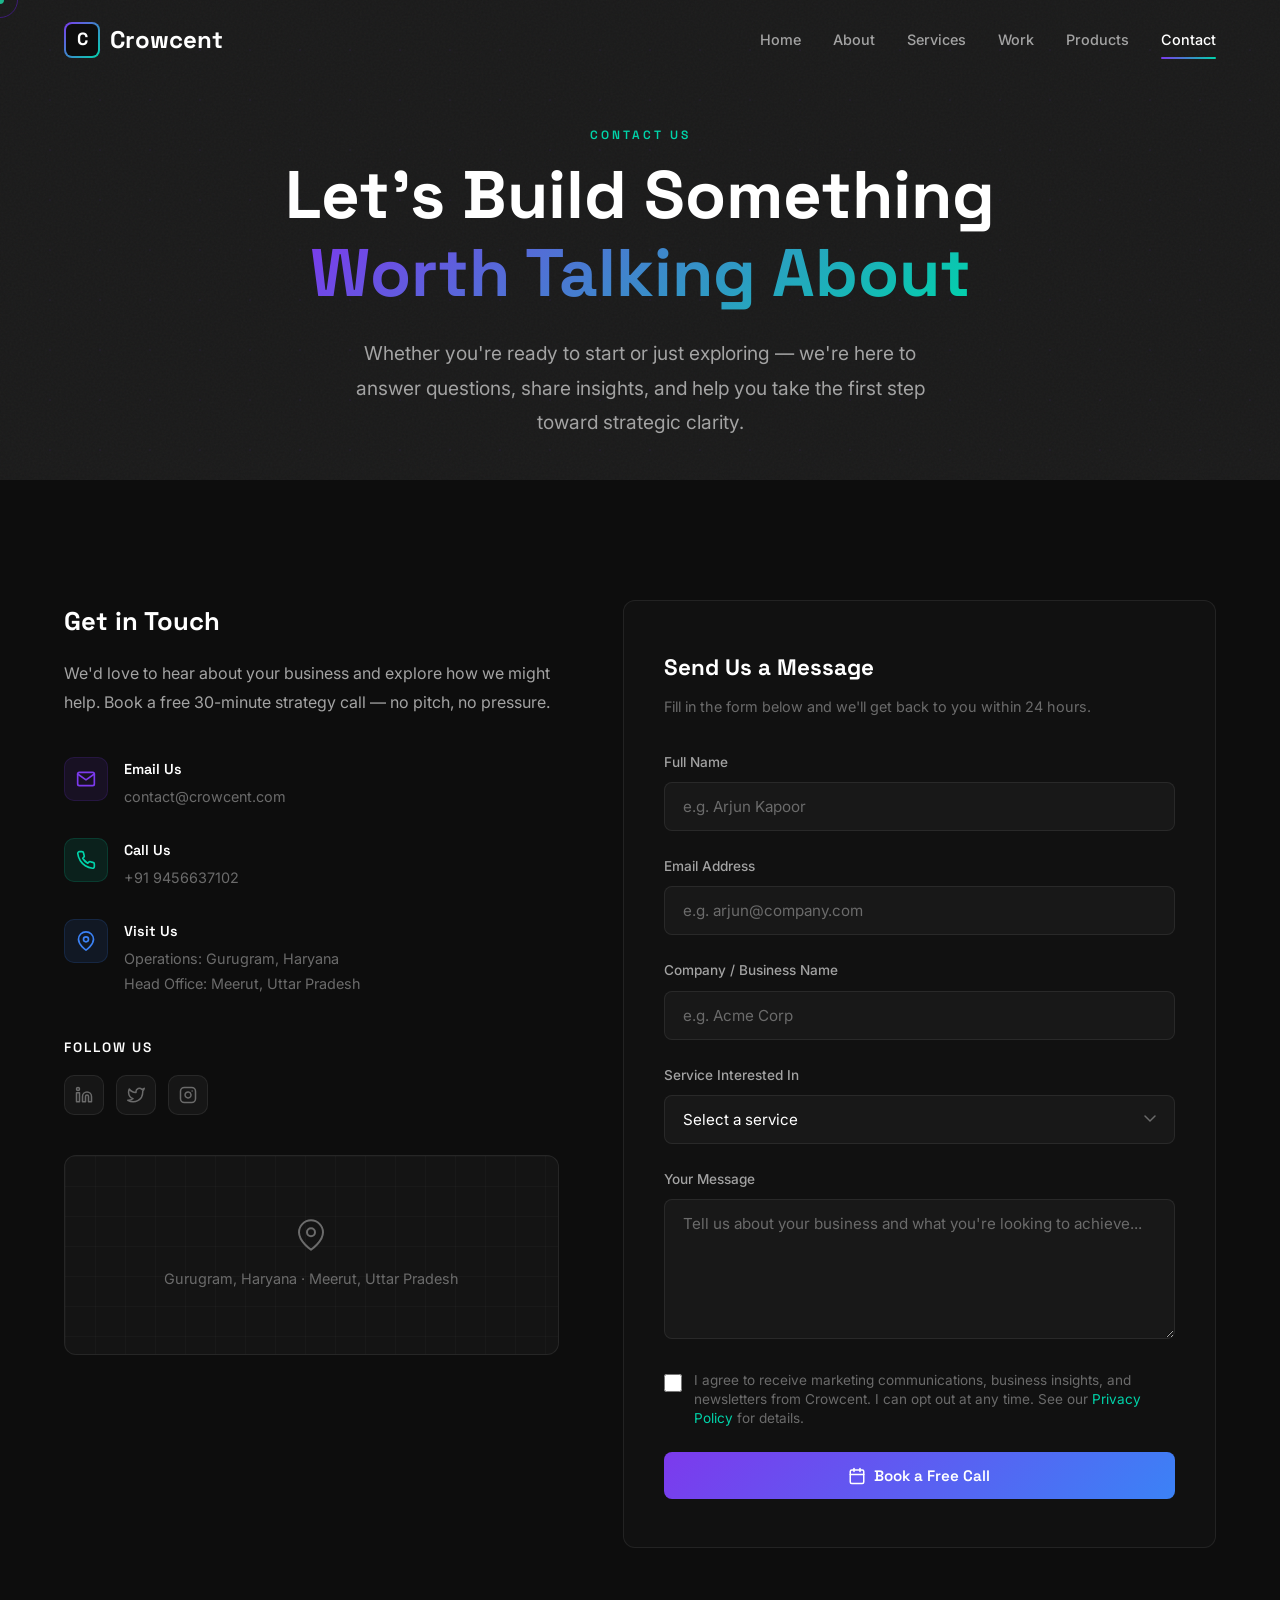
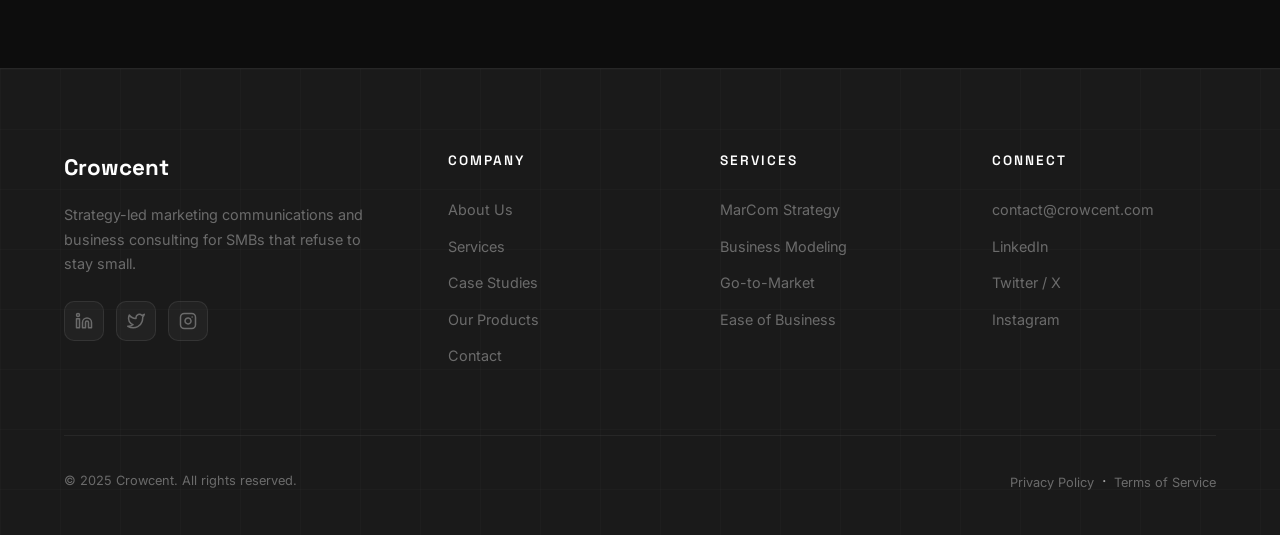
<file: contact.html>
<!DOCTYPE html>
<html lang="en">

<head>
    <meta charset="UTF-8">
    <meta name="viewport" content="width=device-width, initial-scale=1.0">
    <title>Contact — Crowcent | Get in Touch</title>
    <meta name="description"
        content="Book a free strategy call with Crowcent. Let's discuss how we can help your business with marketing communications, business modeling, go-to-market strategy, or operational efficiency.">
    <link rel="stylesheet" href="css/style.css">
    <link rel="stylesheet" href="css/animations.css">
    <link rel="icon"
        href="data:image/svg+xml,<svg xmlns='http://www.w3.org/2000/svg' viewBox='0 0 100 100'><text y='.9em' font-size='90'>◆</text></svg>">
</head>

<body class="page-transition">

    <!-- Scroll Progress -->
    <div class="scroll-progress"></div>

    <!-- Custom Cursor -->
    <div class="cursor-dot"></div>
    <div class="cursor-ring"></div>

    <!-- Navbar -->
    <nav class="navbar">
        <div class="container">
            <a href="index.html" class="nav-logo">
                <div class="logo-icon"><span>C</span></div>
                Crowcent
            </a>
            <div class="nav-links">
                <a href="index.html">Home</a>
                <a href="about.html">About</a>
                <a href="services.html">Services</a>
                <a href="work.html">Work</a>
                <a href="products.html">Products</a>
                <a href="contact.html" class="active">Contact</a>
            </div>
            <div class="nav-hamburger">
                <span></span><span></span><span></span>
            </div>
        </div>
    </nav>

    <!-- Mobile Nav -->
    <div class="mobile-nav">
        <a href="index.html">Home</a>
        <a href="about.html">About</a>
        <a href="services.html">Services</a>
        <a href="work.html">Work</a>
        <a href="products.html">Products</a>
        <a href="contact.html">Contact</a>
    </div>

    <!-- ============ PAGE HERO ============ -->
    <section class="hero page-hero" style="background: var(--bg-secondary);">
        <canvas id="grid-canvas" class="hero-canvas"></canvas>
        <div class="grain-overlay"></div>
        <div class="hero-content">
            <p class="section-label reveal">Contact Us</p>
            <h1 class="hero-title reveal">Let's Build Something <span class="text-gradient">Worth Talking About</span>
            </h1>
            <p class="hero-subtitle reveal">Whether you're ready to start or just exploring — we're here to answer
                questions, share insights, and help you take the first step toward strategic clarity.</p>
        </div>
    </section>

    <!-- ============ CONTACT SECTION ============ -->
    <section class="section" id="contact-section">
        <div class="container">
            <div class="contact-grid">

                <!-- Left: Contact Info -->
                <div class="contact-info reveal-left">
                    <h3>Get in Touch</h3>
                    <p>We'd love to hear about your business and explore how we might help. Book a free 30-minute
                        strategy call — no pitch, no pressure.</p>

                    <div class="contact-detail">
                        <div class="detail-icon">
                            <svg width="20" height="20" viewBox="0 0 24 24" fill="none" stroke="currentColor"
                                stroke-width="2" stroke-linecap="round" stroke-linejoin="round">
                                <path d="M4 4h16c1.1 0 2 .9 2 2v12c0 1.1-.9 2-2 2H4c-1.1 0-2-.9-2-2V6c0-1.1.9-2 2-2z" />
                                <polyline points="22,6 12,13 2,6" />
                            </svg>
                        </div>
                        <div>
                            <h4>Email Us</h4>
                            <p><a href="mailto:contact@crowcent.com" style="color: inherit; text-decoration: none;">contact@crowcent.com</a></p>
                        </div>
                    </div>

                    <div class="contact-detail">
                        <div class="detail-icon"
                            style="background: rgba(0,212,170,0.1); border-color: rgba(0,212,170,0.15); color: var(--accent-teal);">
                            <svg width="20" height="20" viewBox="0 0 24 24" fill="none" stroke="currentColor"
                                stroke-width="2" stroke-linecap="round" stroke-linejoin="round">
                                <path
                                    d="M22 16.92v3a2 2 0 0 1-2.18 2 19.79 19.79 0 0 1-8.63-3.07 19.5 19.5 0 0 1-6-6 19.79 19.79 0 0 1-3.07-8.67A2 2 0 0 1 4.11 2h3a2 2 0 0 1 2 1.72c.127.96.361 1.903.7 2.81a2 2 0 0 1-.45 2.11L8.09 9.91a16 16 0 0 0 6 6l1.27-1.27a2 2 0 0 1 2.11-.45c.907.339 1.85.573 2.81.7A2 2 0 0 1 22 16.92z" />
                            </svg>
                        </div>
                        <div>
                            <h4>Call Us</h4>
                            <p>+91 9456637102</p>
                        </div>
                    </div>

                    <div class="contact-detail">
                        <div class="detail-icon"
                            style="background: rgba(59,130,246,0.1); border-color: rgba(59,130,246,0.15); color: var(--accent-blue);">
                            <svg width="20" height="20" viewBox="0 0 24 24" fill="none" stroke="currentColor"
                                stroke-width="2" stroke-linecap="round" stroke-linejoin="round">
                                <path d="M21 10c0 7-9 13-9 13s-9-6-9-13a9 9 0 0 1 18 0z" />
                                <circle cx="12" cy="10" r="3" />
                            </svg>
                        </div>
                        <div>
                            <h4>Visit Us</h4>
                            <p>Operations: Gurugram, Haryana</p>
                            <p>Head Office: Meerut, Uttar Pradesh</p>
                        </div>
                    </div>

                    <!-- Social Links -->
                    <div style="margin-top: 40px;">
                        <h4
                            style="font-family: var(--font-heading); font-size: 0.85rem; font-weight: 600; color: var(--text-white); margin-bottom: 16px; text-transform: uppercase; letter-spacing: 2px;">
                            Follow Us</h4>
                        <div class="footer-social">
                            <a href="#" aria-label="LinkedIn">
                                <svg width="18" height="18" viewBox="0 0 24 24" fill="none" stroke="currentColor"
                                    stroke-width="2" stroke-linecap="round" stroke-linejoin="round">
                                    <path
                                        d="M16 8a6 6 0 0 1 6 6v7h-4v-7a2 2 0 0 0-2-2 2 2 0 0 0-2 2v7h-4v-7a6 6 0 0 1 6-6z" />
                                    <rect x="2" y="9" width="4" height="12" />
                                    <circle cx="4" cy="4" r="2" />
                                </svg>
                            </a>
                            <a href="#" aria-label="Twitter / X">
                                <svg width="18" height="18" viewBox="0 0 24 24" fill="none" stroke="currentColor"
                                    stroke-width="2" stroke-linecap="round" stroke-linejoin="round">
                                    <path
                                        d="M23 3a10.9 10.9 0 0 1-3.14 1.53 4.48 4.48 0 0 0-7.86 3v1A10.66 10.66 0 0 1 3 4s-4 9 5 13a11.64 11.64 0 0 1-7 2c9 5 20 0 20-11.5a4.5 4.5 0 0 0-.08-.83A7.72 7.72 0 0 0 23 3z" />
                                </svg>
                            </a>
                            <a href="#" aria-label="Instagram">
                                <svg width="18" height="18" viewBox="0 0 24 24" fill="none" stroke="currentColor"
                                    stroke-width="2" stroke-linecap="round" stroke-linejoin="round">
                                    <rect x="2" y="2" width="20" height="20" rx="5" ry="5" />
                                    <path d="M16 11.37A4 4 0 1 1 12.63 8 4 4 0 0 1 16 11.37z" />
                                    <line x1="17.5" y1="6.5" x2="17.51" y2="6.5" />
                                </svg>
                            </a>
                        </div>
                    </div>

                    <!-- Map Placeholder -->
                    <div class="map-placeholder">
                        <div style="text-align: center; position: relative; z-index: 1;">
                            <svg width="32" height="32" viewBox="0 0 24 24" fill="none" stroke="currentColor"
                                stroke-width="1.5" stroke-linecap="round" stroke-linejoin="round"
                                style="color: var(--text-muted); margin-bottom: 8px;">
                                <path d="M21 10c0 7-9 13-9 13s-9-6-9-13a9 9 0 0 1 18 0z" />
                                <circle cx="12" cy="10" r="3" />
                            </svg>
                            <p>Gurugram, Haryana · Meerut, Uttar Pradesh</p>
                        </div>
                    </div>
                </div>

                <!-- Right: Contact Form -->
                <div class="contact-form-wrapper reveal-right">
                    <h3
                        style="font-family: var(--font-heading); font-size: 1.4rem; font-weight: 700; color: var(--text-white); margin-bottom: 8px;">
                        Send Us a Message</h3>
                    <p style="font-size: 0.9rem; color: var(--text-muted); margin-bottom: 32px;">Fill in the form below
                        and we'll get back to you within 24 hours.</p>

                    <form id="contact-form">
                        <div class="form-group">
                            <label for="name">Full Name</label>
                            <input type="text" id="name" name="name" placeholder="e.g. Arjun Kapoor" required>
                        </div>
                        <div class="form-group">
                            <label for="email">Email Address</label>
                            <input type="email" id="email" name="email" placeholder="e.g. arjun@company.com" required>
                        </div>
                        <div class="form-group">
                            <label for="company">Company / Business Name</label>
                            <input type="text" id="company" name="company" placeholder="e.g. Acme Corp">
                        </div>
                        <div class="form-group">
                            <label for="service">Service Interested In</label>
                            <select id="service" name="service" required>
                                <option value="" disabled selected>Select a service</option>
                                <option value="marcom">MarCom Strategy</option>
                                <option value="business-model">Business Model Development</option>
                                <option value="gtm">Go-to-Market Strategy</option>
                                <option value="ease">Ease of Doing Business</option>
                                <option value="other">Not sure yet — let's talk</option>
                            </select>
                        </div>
                        <div class="form-group">
                            <label for="message">Your Message</label>
                            <textarea id="message" name="message"
                                placeholder="Tell us about your business and what you're looking to achieve..."
                                required></textarea>
                        </div>
                        <div class="form-checkbox-group">
                            <input type="checkbox" id="marketing-consent" name="marketing-consent">
                            <label for="marketing-consent">
                                I agree to receive marketing communications, business insights, and newsletters from Crowcent. I can opt out at any time. See our <a href="privacy.html">Privacy Policy</a> for details.
                            </label>
                        </div>
                        <button type="submit" class="btn btn-primary" style="width: 100%; justify-content: center;">
                            <svg width="18" height="18" viewBox="0 0 24 24" fill="none" stroke="currentColor"
                                stroke-width="2" stroke-linecap="round" stroke-linejoin="round">
                                <rect x="3" y="4" width="18" height="18" rx="2" ry="2" />
                                <line x1="16" y1="2" x2="16" y2="6" />
                                <line x1="8" y1="2" x2="8" y2="6" />
                                <line x1="3" y1="10" x2="21" y2="10" />
                            </svg>
                            Book a Free Call
                        </button>
                    </form>
                </div>

            </div>
        </div>
    </section>

    <!-- ============ FOOTER ============ -->
    <footer class="footer">
        <div class="container">
            <div class="footer-grid">
                <div class="footer-brand">
                    <span class="footer-logo">Crowcent</span>
                    <p>Strategy-led marketing communications and business consulting for SMBs that refuse to stay small.
                    </p>
                    <div class="footer-social">
                        <a href="#" aria-label="LinkedIn">
                            <svg width="18" height="18" viewBox="0 0 24 24" fill="none" stroke="currentColor"
                                stroke-width="2" stroke-linecap="round" stroke-linejoin="round">
                                <path
                                    d="M16 8a6 6 0 0 1 6 6v7h-4v-7a2 2 0 0 0-2-2 2 2 0 0 0-2 2v7h-4v-7a6 6 0 0 1 6-6z" />
                                <rect x="2" y="9" width="4" height="12" />
                                <circle cx="4" cy="4" r="2" />
                            </svg>
                        </a>
                        <a href="#" aria-label="Twitter">
                            <svg width="18" height="18" viewBox="0 0 24 24" fill="none" stroke="currentColor"
                                stroke-width="2" stroke-linecap="round" stroke-linejoin="round">
                                <path
                                    d="M23 3a10.9 10.9 0 0 1-3.14 1.53 4.48 4.48 0 0 0-7.86 3v1A10.66 10.66 0 0 1 3 4s-4 9 5 13a11.64 11.64 0 0 1-7 2c9 5 20 0 20-11.5a4.5 4.5 0 0 0-.08-.83A7.72 7.72 0 0 0 23 3z" />
                            </svg>
                        </a>
                        <a href="#" aria-label="Instagram">
                            <svg width="18" height="18" viewBox="0 0 24 24" fill="none" stroke="currentColor"
                                stroke-width="2" stroke-linecap="round" stroke-linejoin="round">
                                <rect x="2" y="2" width="20" height="20" rx="5" ry="5" />
                                <path d="M16 11.37A4 4 0 1 1 12.63 8 4 4 0 0 1 16 11.37z" />
                                <line x1="17.5" y1="6.5" x2="17.51" y2="6.5" />
                            </svg>
                        </a>
                    </div>
                </div>
                <div class="footer-column">
                    <h4>Company</h4>
                    <a href="about.html">About Us</a>
                    <a href="services.html">Services</a>
                    <a href="work.html">Case Studies</a>
                    <a href="products.html">Our Products</a>
                    <a href="contact.html">Contact</a>
                </div>
                <div class="footer-column">
                    <h4>Services</h4>
                    <a href="services.html">MarCom Strategy</a>
                    <a href="services.html">Business Modeling</a>
                    <a href="services.html">Go-to-Market</a>
                    <a href="services.html">Ease of Business</a>
                </div>
                <div class="footer-column">
                    <h4>Connect</h4>
                    <a href="mailto:contact@crowcent.com">contact@crowcent.com</a>
                    <a href="#">LinkedIn</a>
                    <a href="#">Twitter / X</a>
                    <a href="#">Instagram</a>
                </div>
            </div>
            <div class="footer-bottom">
                <p>&copy; 2025 Crowcent. All rights reserved.</p>
                <div>
                    <a href="privacy.html">Privacy Policy</a> &nbsp;·&nbsp; <a href="terms.html">Terms of Service</a>
                </div>
            </div>
        </div>
    </footer>

    <!-- Back to Top -->
    <button class="back-to-top" aria-label="Back to top">
        <svg width="20" height="20" viewBox="0 0 24 24" fill="none" stroke="currentColor" stroke-width="2.5"
            stroke-linecap="round" stroke-linejoin="round">
            <polyline points="18 15 12 9 6 15" />
        </svg>
    </button>

    <script src="js/animations.js"></script>
    <script src="js/main.js"></script>
</body>

</html>
</file>
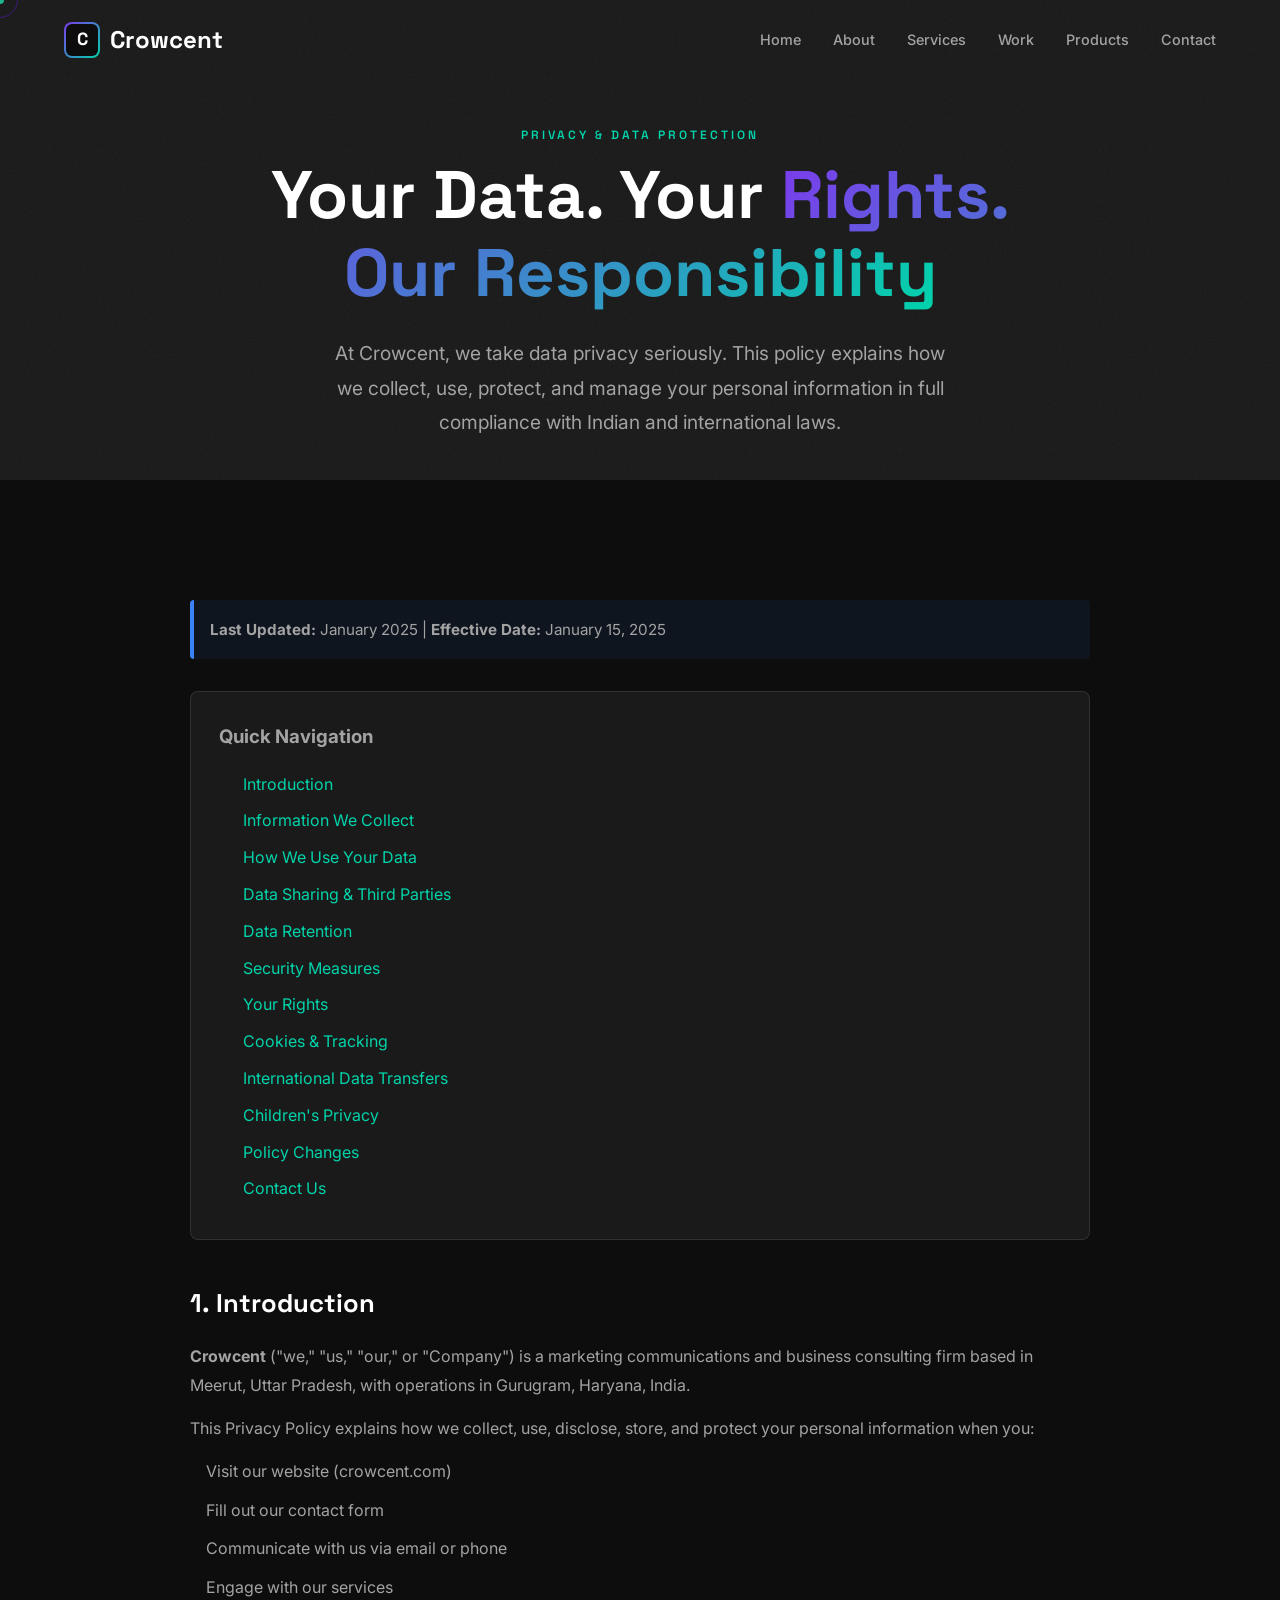
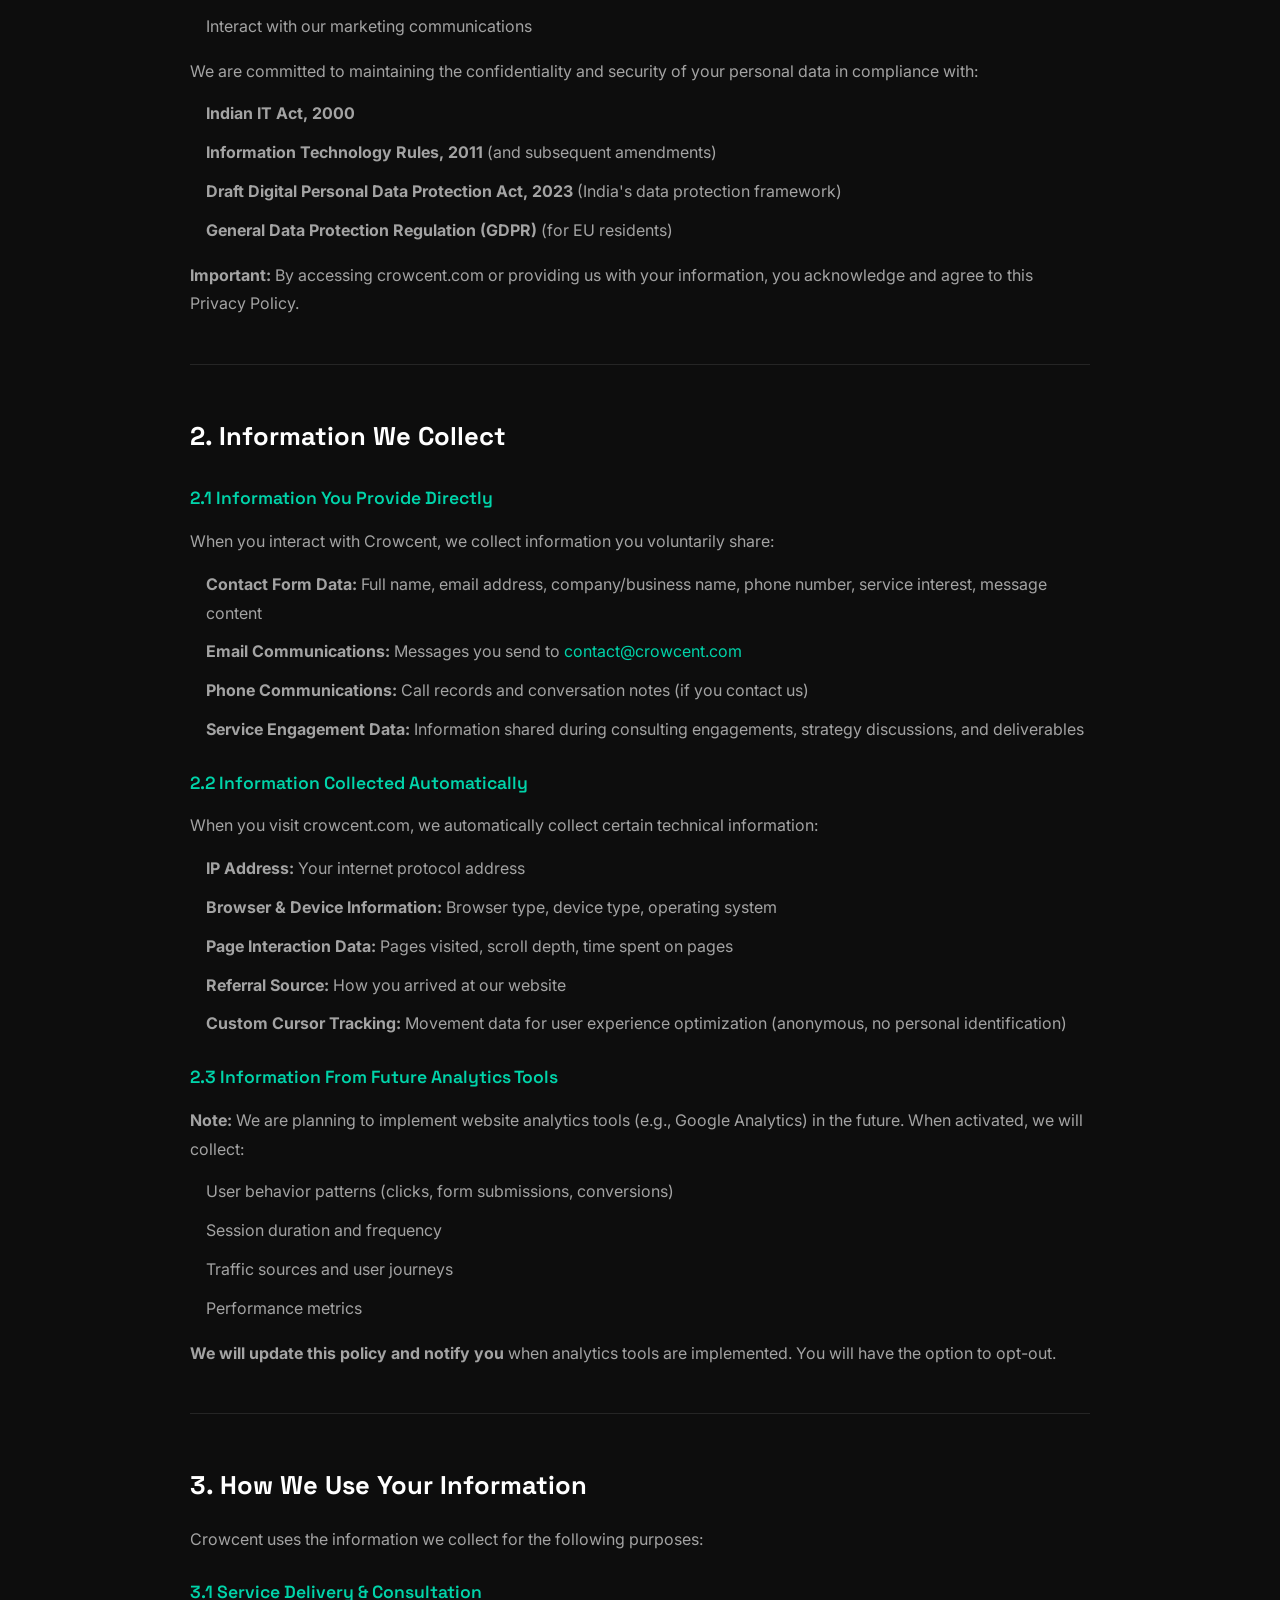
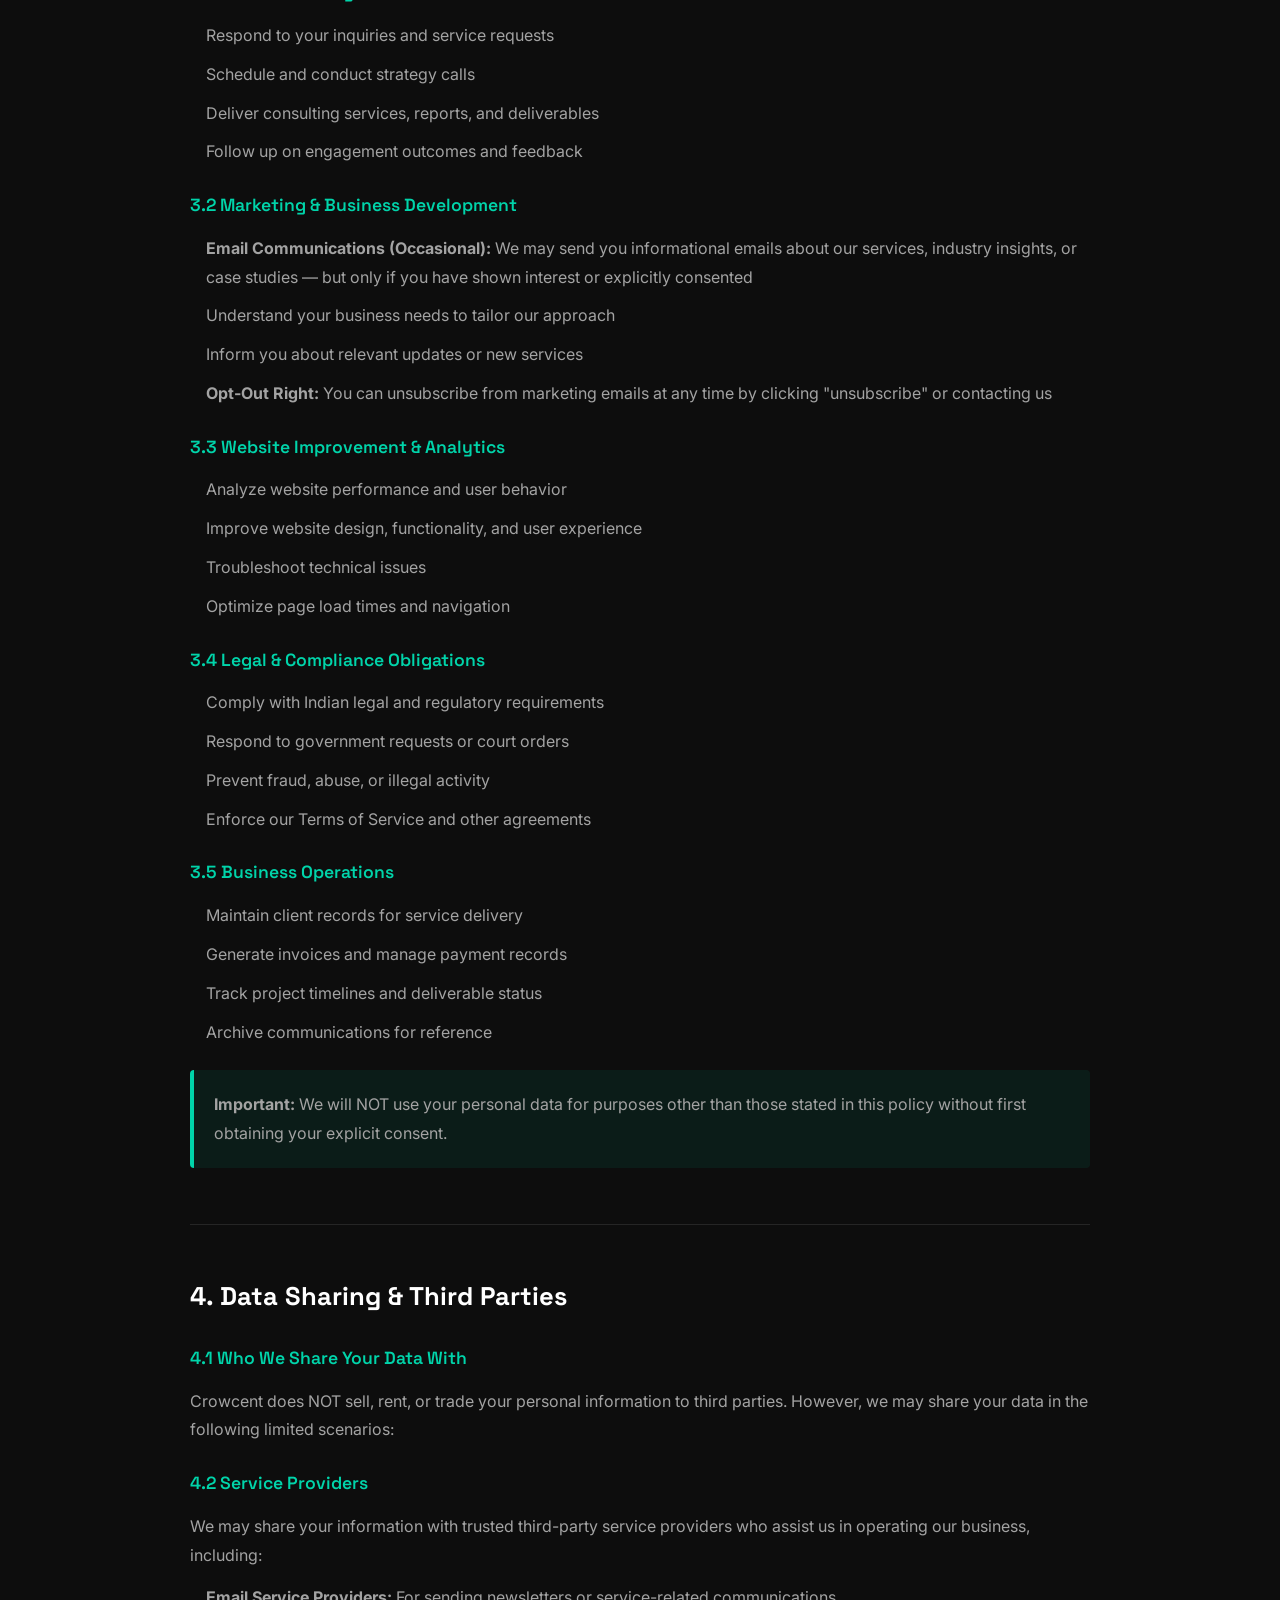
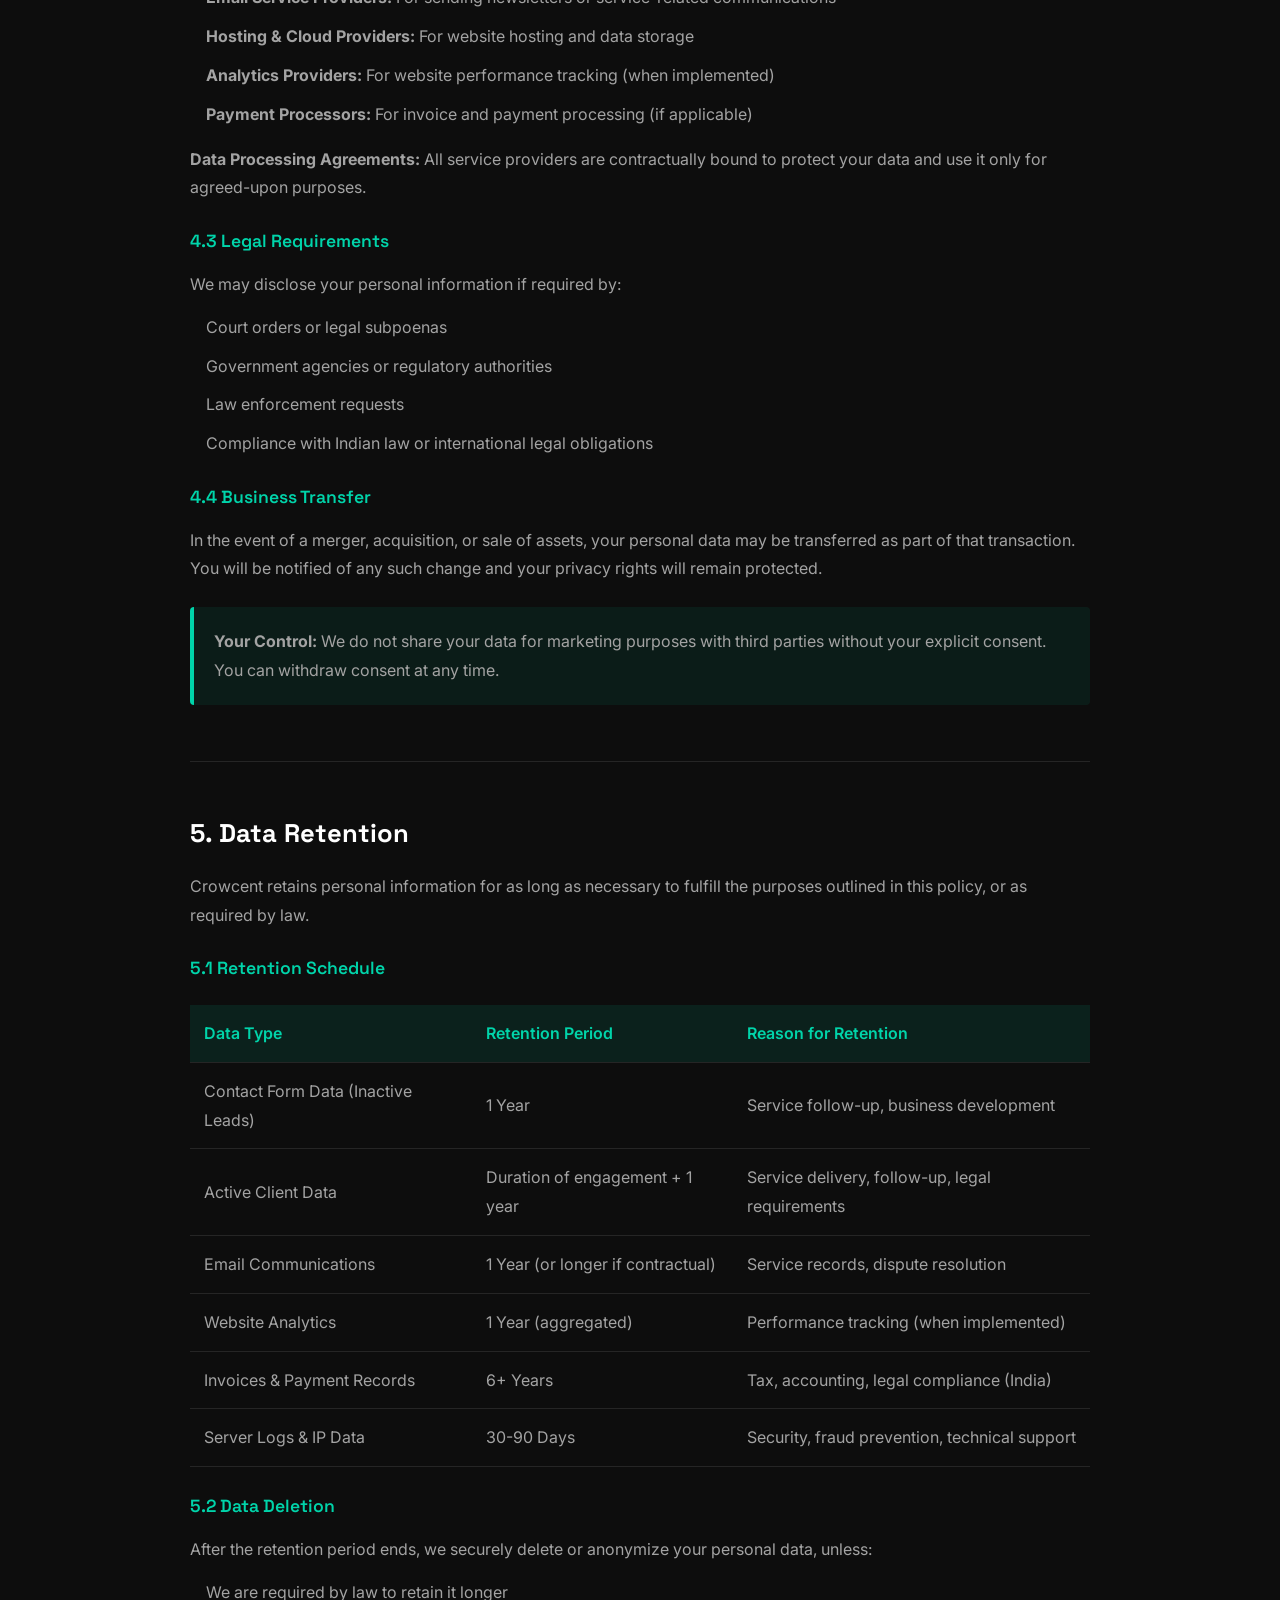
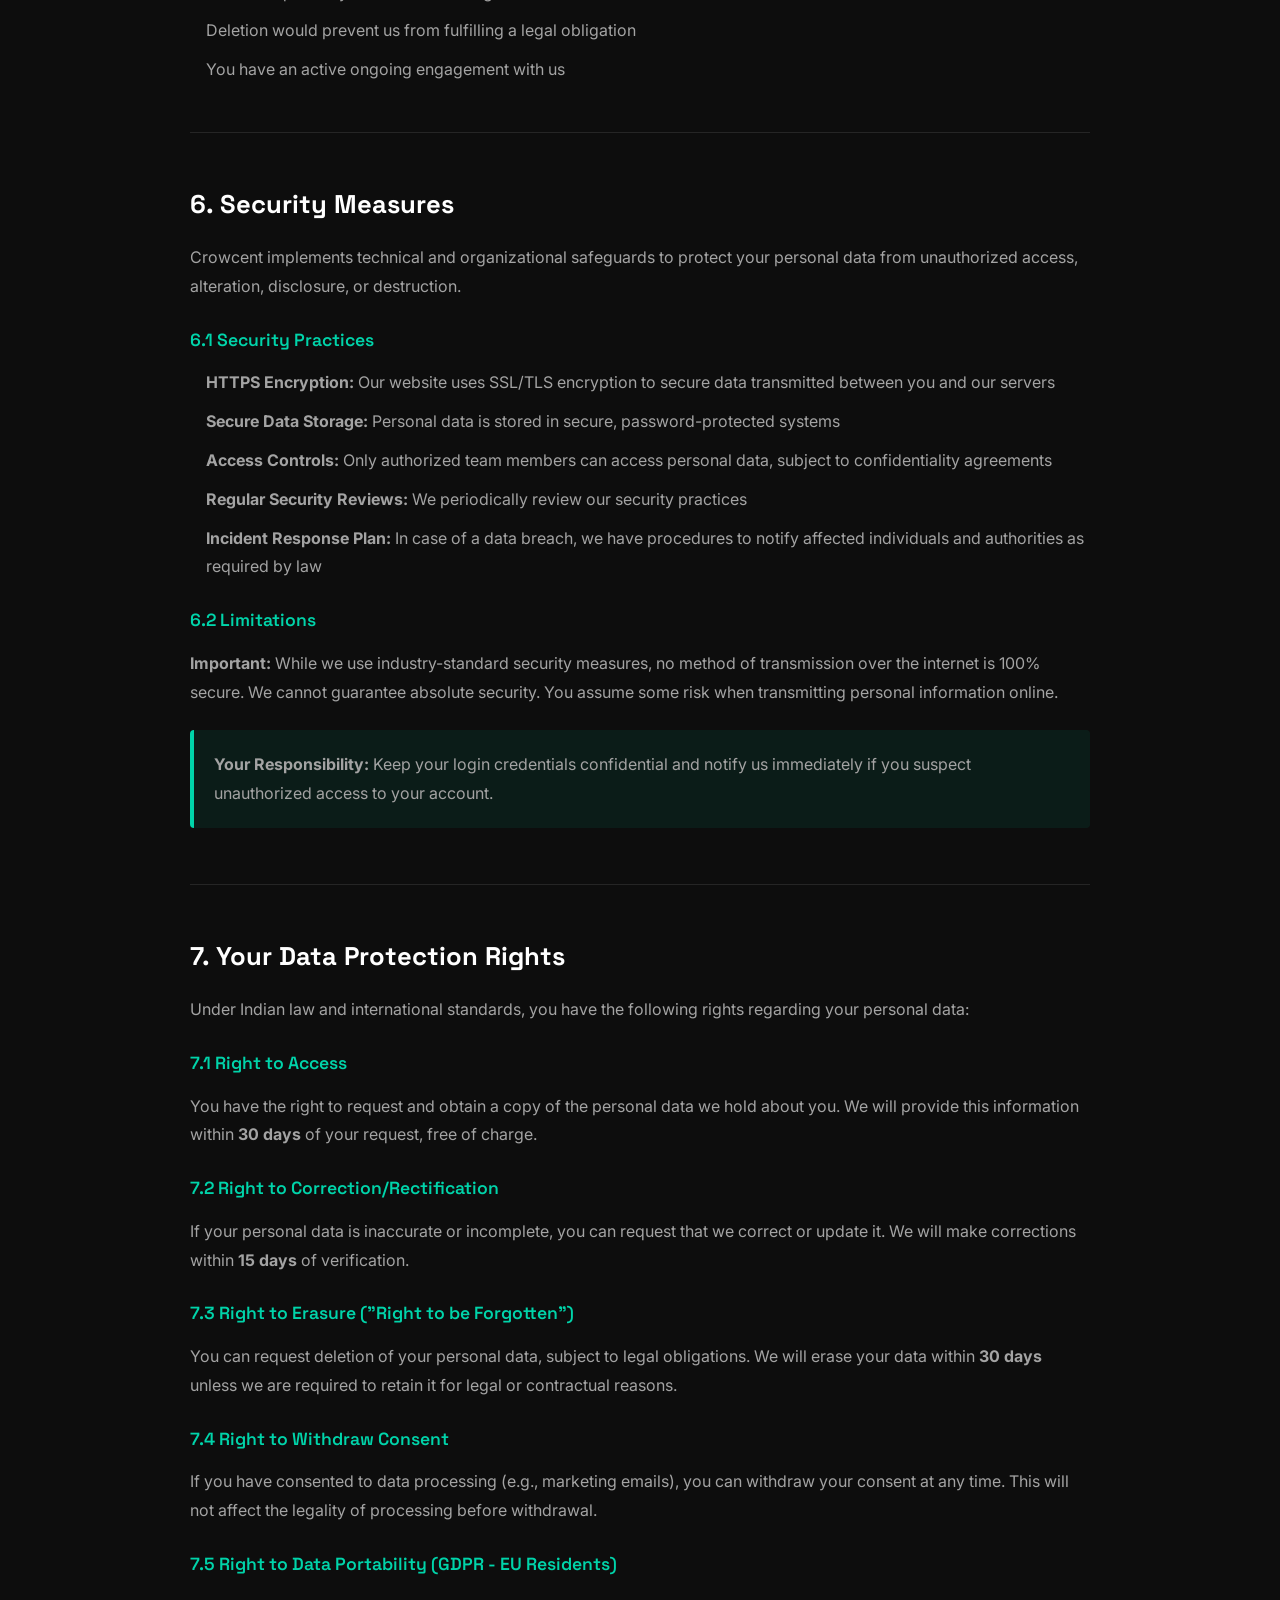
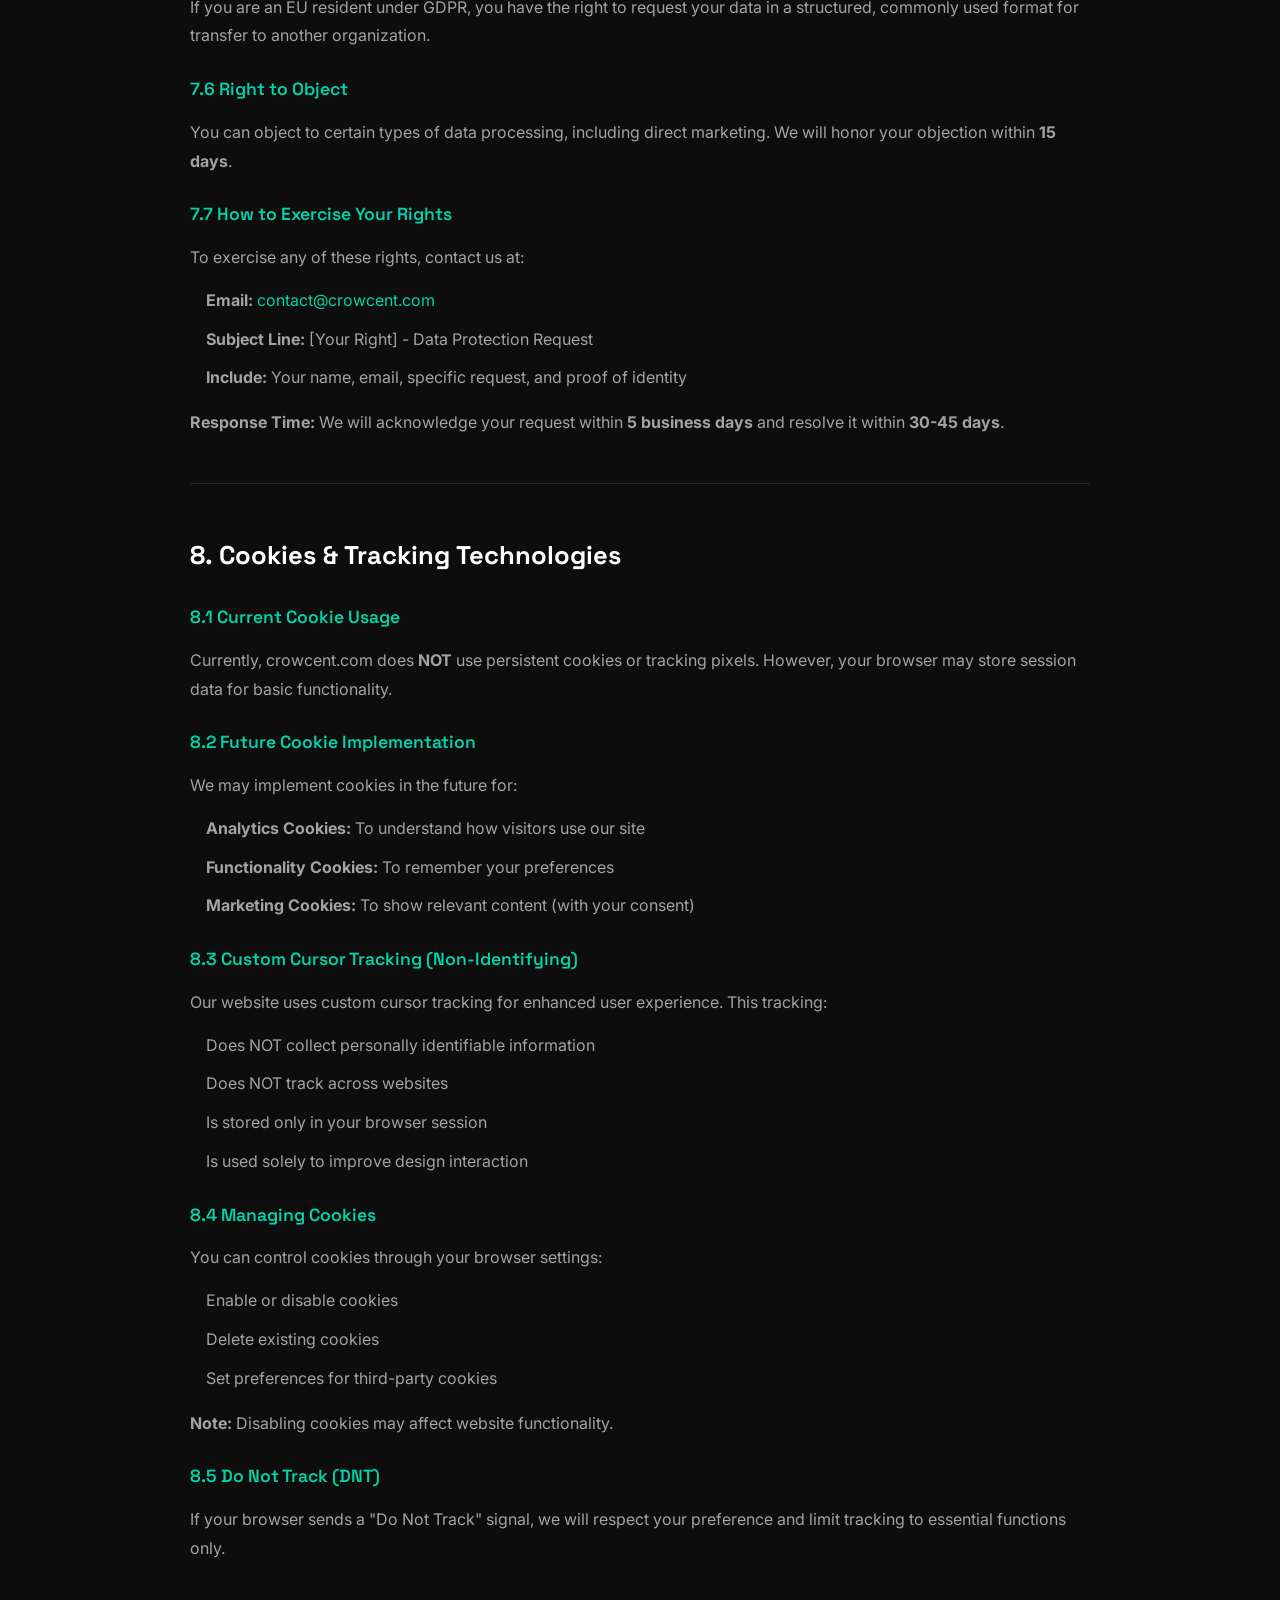
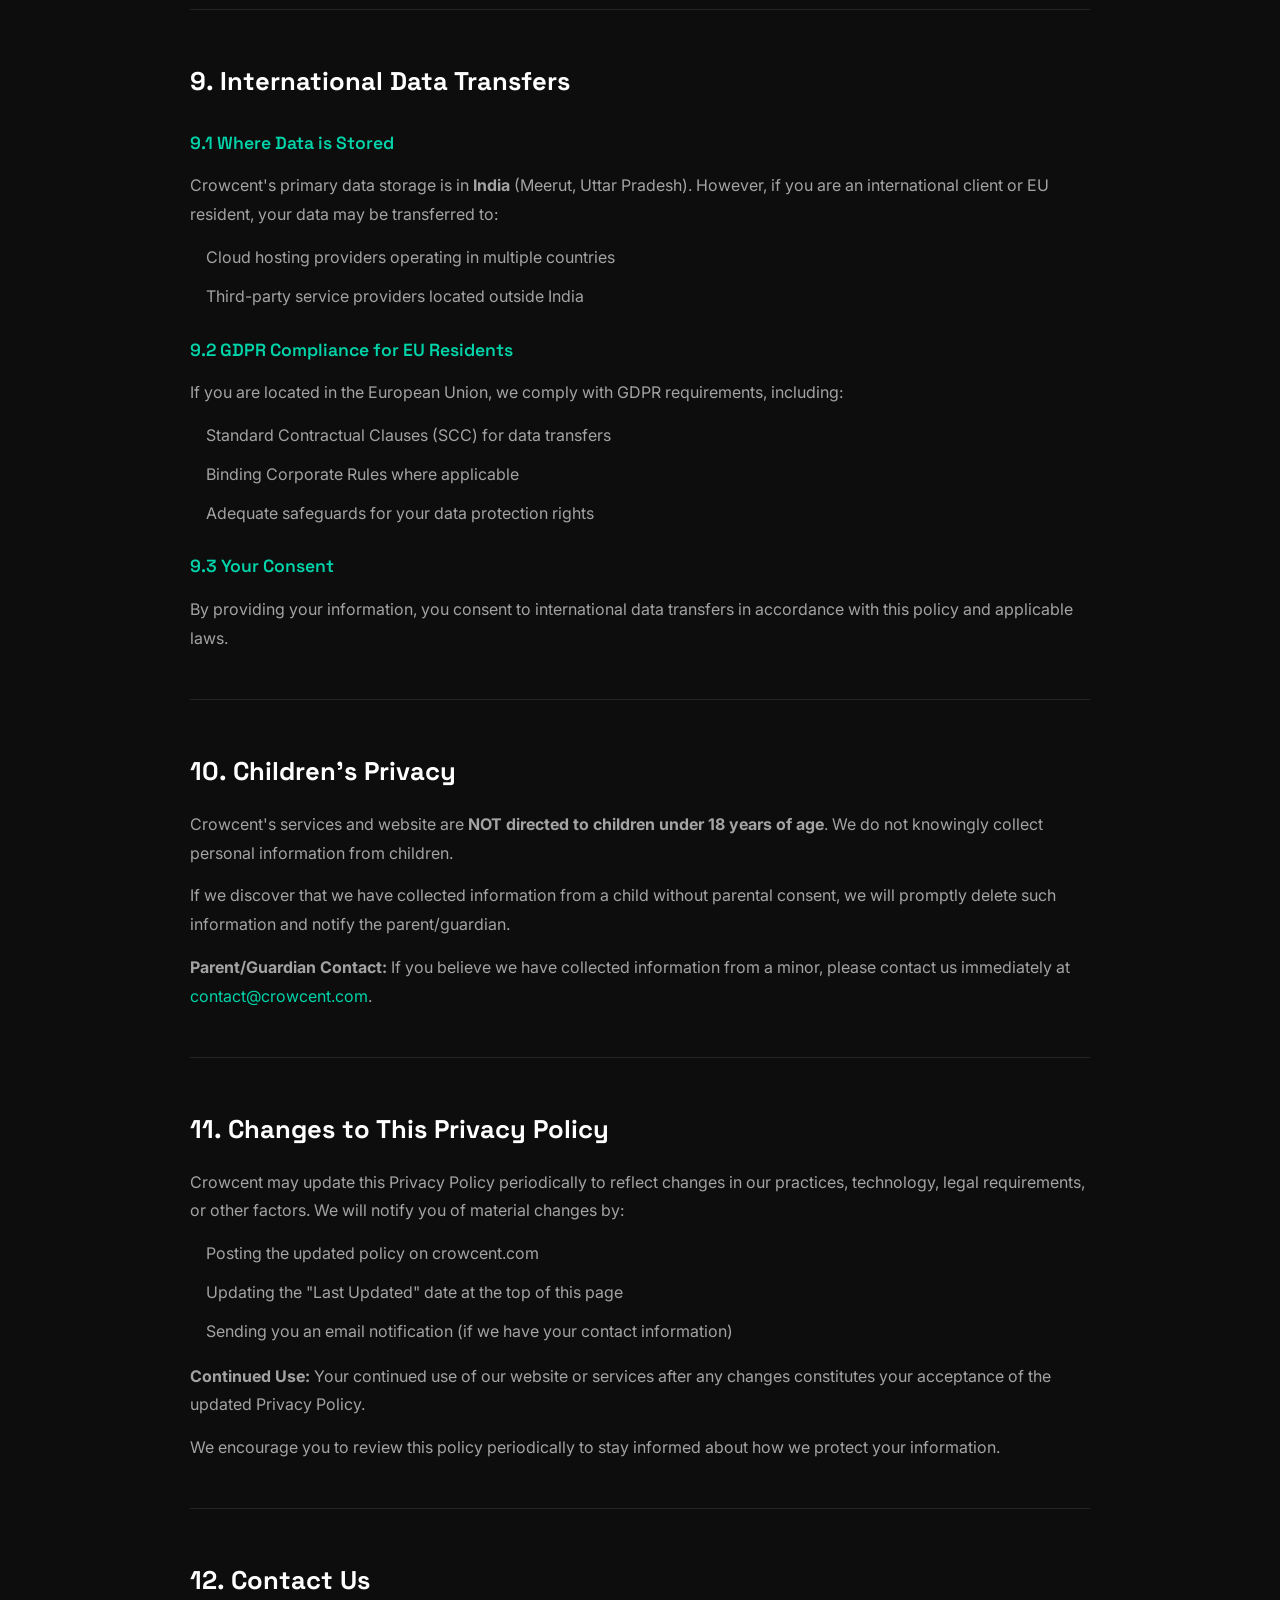
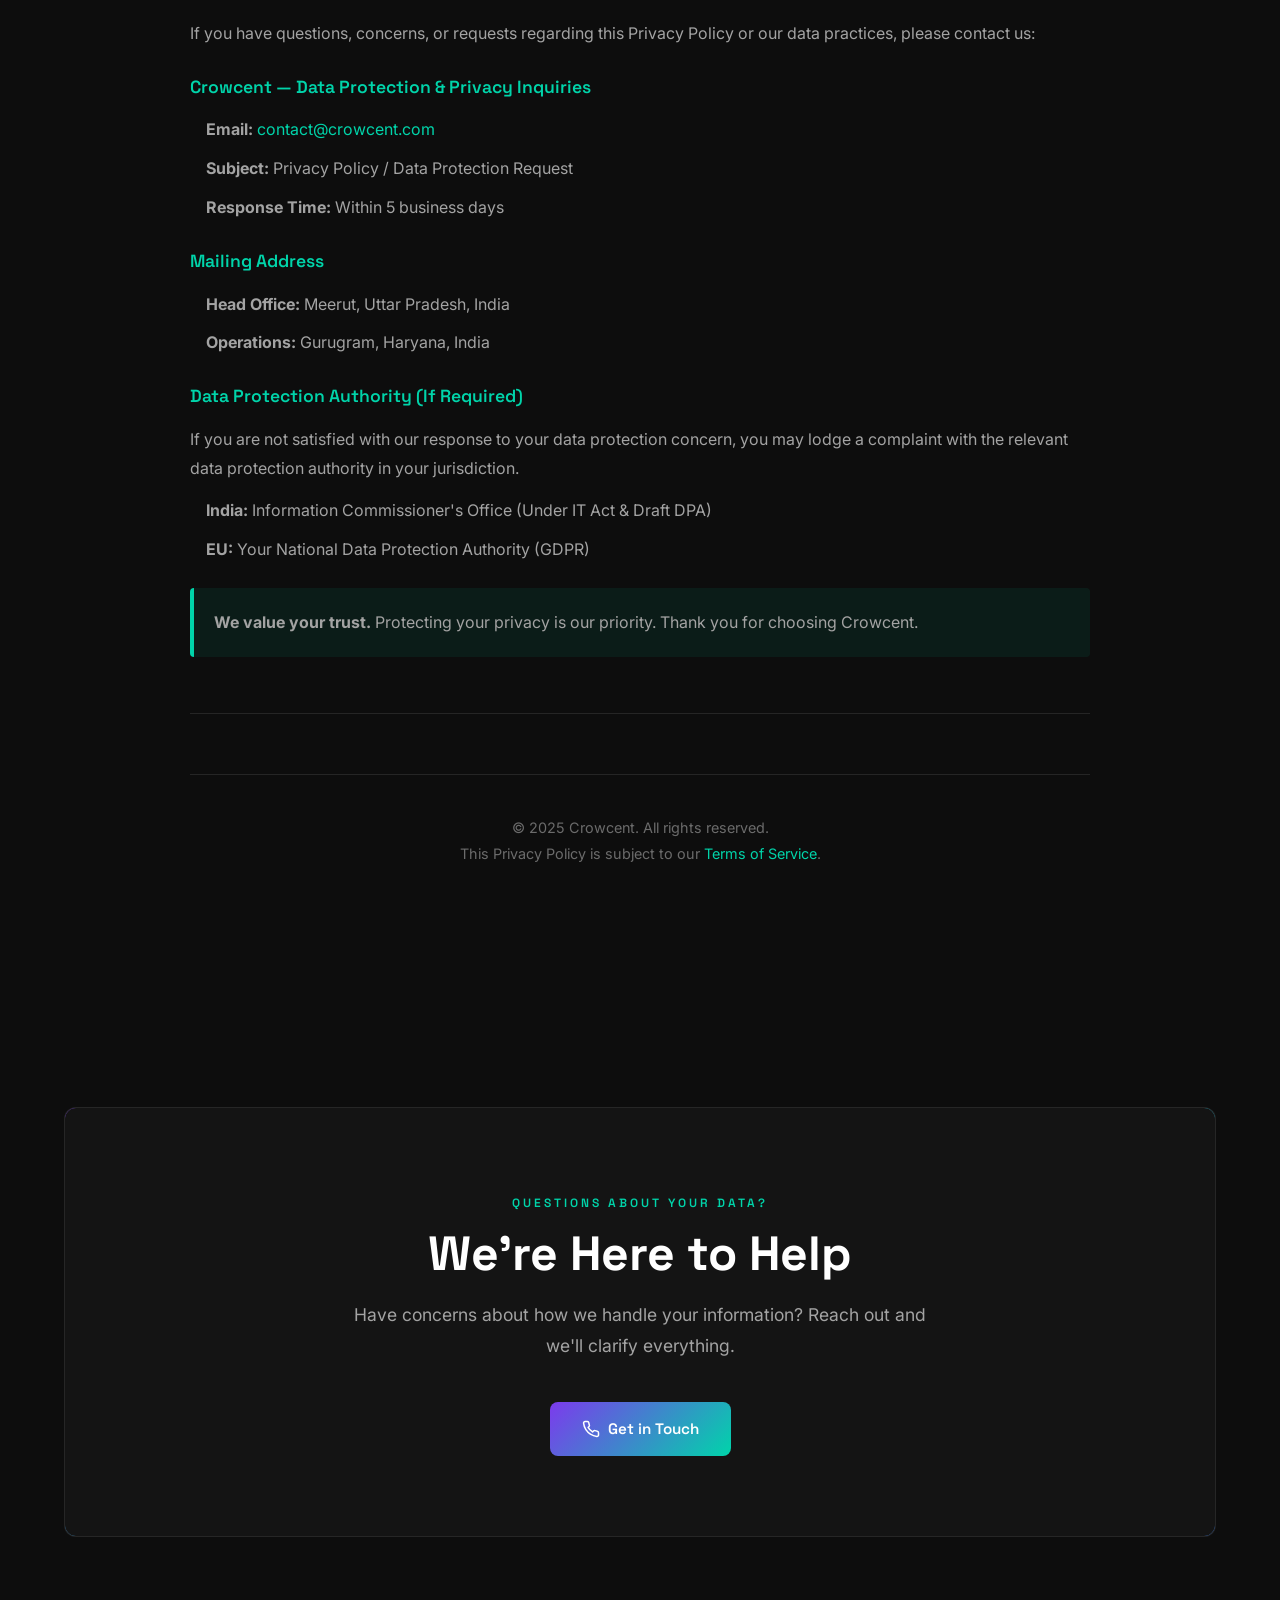
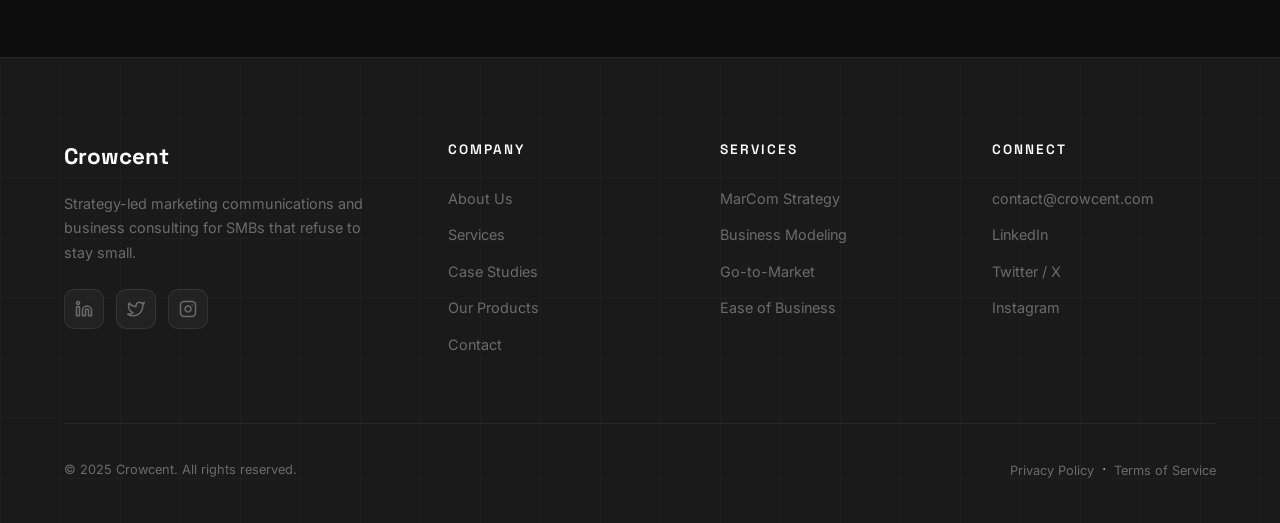
<file: privacy.html>
<!DOCTYPE html>
<html lang="en">

<head>
    <meta charset="UTF-8">
    <meta name="viewport" content="width=device-width, initial-scale=1.0">
    <title>Privacy Policy — Crowcent | Data Protection & Your Rights</title>
    <meta name="description"
        content="Crowcent's Privacy Policy. Learn how we collect, use, protect, and manage your personal data in compliance with Indian and international laws.">
    <link rel="stylesheet" href="css/style.css">
    <link rel="stylesheet" href="css/animations.css">
    <link rel="icon"
        href="data:image/svg+xml,<svg xmlns='http://www.w3.org/2000/svg' viewBox='0 0 100 100'><text y='.9em' font-size='90'>◆</text></svg>">
    <style>
        .policy-content {
            max-width: 900px;
            margin: 0 auto;
            line-height: 1.8;
        }

        .policy-section {
            margin-bottom: 48px;
            padding-bottom: 32px;
            border-bottom: 1px solid rgba(255, 255, 255, 0.1);
        }

        .policy-section:last-child {
            border-bottom: none;
        }

        .policy-section h2 {
            font-size: 1.6rem;
            font-weight: 700;
            margin-bottom: 16px;
            color: var(--text-white);
            font-family: var(--font-heading);
        }

        .policy-section h3 {
            font-size: 1.1rem;
            font-weight: 600;
            margin-top: 24px;
            margin-bottom: 12px;
            color: var(--accent-teal);
            font-family: var(--font-heading);
        }

        .policy-section p {
            color: var(--text-secondary);
            margin-bottom: 14px;
        }

        .policy-section ul {
            list-style-position: inside;
            margin-left: 16px;
            margin-bottom: 16px;
        }

        .policy-section li {
            color: var(--text-secondary);
            margin-bottom: 10px;
        }

        .highlight-box {
            background: rgba(0, 212, 170, 0.08);
            border-left: 4px solid var(--accent-teal);
            padding: 20px;
            margin: 24px 0;
            border-radius: 4px;
        }

        .highlight-box p {
            color: var(--text-secondary);
            margin-bottom: 0;
        }

        .policy-table {
            width: 100%;
            border-collapse: collapse;
            margin: 20px 0;
        }

        .policy-table th,
        .policy-table td {
            padding: 14px;
            text-align: left;
            border-bottom: 1px solid rgba(255, 255, 255, 0.1);
            color: var(--text-secondary);
        }

        .policy-table th {
            background: rgba(0, 212, 170, 0.1);
            font-weight: 600;
            color: var(--accent-teal);
        }

        .toc-box {
            background: var(--bg-secondary);
            border: 1px solid rgba(255, 255, 255, 0.1);
            padding: 28px;
            border-radius: 8px;
            margin-bottom: 40px;
        }

        .toc-box h3 {
            margin-top: 0;
            margin-bottom: 16px;
        }

        .toc-box ol {
            margin: 0;
            padding-left: 24px;
        }

        .toc-box li {
            margin-bottom: 8px;
            color: var(--text-secondary);
        }

        .toc-box a {
            color: var(--accent-teal);
            text-decoration: none;
            transition: color 0.3s ease;
        }

        .toc-box a:hover {
            color: var(--text-white);
        }

        .last-updated {
            background: rgba(59, 130, 246, 0.08);
            border-left: 4px solid var(--accent-blue);
            padding: 16px;
            border-radius: 4px;
            margin-bottom: 32px;
            color: var(--text-secondary);
            font-size: 0.95rem;
        }
    </style>
</head>

<body class="page-transition">

    <!-- Scroll Progress -->
    <div class="scroll-progress"></div>

    <!-- Custom Cursor -->
    <div class="cursor-dot"></div>
    <div class="cursor-ring"></div>

    <!-- Navbar -->
    <nav class="navbar">
        <div class="container">
            <a href="index.html" class="nav-logo">
                <div class="logo-icon"><span>C</span></div>
                Crowcent
            </a>
            <div class="nav-links">
                <a href="index.html">Home</a>
                <a href="about.html">About</a>
                <a href="services.html">Services</a>
                <a href="work.html">Work</a>
                <a href="products.html">Products</a>
                <a href="contact.html">Contact</a>
            </div>
            <div class="nav-hamburger">
                <span></span><span></span><span></span>
            </div>
        </div>
    </nav>

    <!-- Mobile Nav -->
    <div class="mobile-nav">
        <a href="index.html">Home</a>
        <a href="about.html">About</a>
        <a href="services.html">Services</a>
        <a href="work.html">Work</a>
        <a href="products.html">Products</a>
        <a href="contact.html">Contact</a>
    </div>

    <!-- ============ PAGE HERO ============ -->
    <section class="hero page-hero" style="background: var(--bg-secondary);">
        <canvas id="grid-canvas" class="hero-canvas"></canvas>
        <div class="grain-overlay"></div>
        <div class="hero-content">
            <p class="section-label">Privacy & Data Protection</p>
            <h1 class="hero-title">Your Data. Your <span class="text-gradient">Rights. Our Responsibility</span>
            </h1>
            <p class="hero-subtitle">At Crowcent, we take data privacy seriously. This policy explains how we collect, use, protect, and manage your personal information in full compliance with Indian and international laws.</p>
        </div>
    </section>

    <!-- ============ POLICY CONTENT ============ -->
    <section class="section">
        <div class="container">
            <div class="policy-content">

                <div class="last-updated">
                    <strong>Last Updated:</strong> January 2025 | <strong>Effective Date:</strong> January 15, 2025
                </div>

                <!-- Table of Contents -->
                <div class="toc-box">
                    <h3>Quick Navigation</h3>
                    <ol>
                        <li><a href="#intro">Introduction</a></li>
                        <li><a href="#collect">Information We Collect</a></li>
                        <li><a href="#use">How We Use Your Data</a></li>
                        <li><a href="#sharing">Data Sharing & Third Parties</a></li>
                        <li><a href="#retention">Data Retention</a></li>
                        <li><a href="#security">Security Measures</a></li>
                        <li><a href="#rights">Your Rights</a></li>
                        <li><a href="#cookies">Cookies & Tracking</a></li>
                        <li><a href="#international">International Data Transfers</a></li>
                        <li><a href="#children">Children's Privacy</a></li>
                        <li><a href="#changes">Policy Changes</a></li>
                        <li><a href="#contact">Contact Us</a></li>
                    </ol>
                </div>

                <!-- 1. Introduction -->
                <div class="policy-section" id="intro" style="margin-top: 40px;">
                    <h2>1. Introduction</h2>
                    <p><strong>Crowcent</strong> ("we," "us," "our," or "Company") is a marketing communications and business consulting firm based in Meerut, Uttar Pradesh, with operations in Gurugram, Haryana, India.</p>
                    <p>This Privacy Policy explains how we collect, use, disclose, store, and protect your personal information when you:</p>
                    <ul>
                        <li>Visit our website (crowcent.com)</li>
                        <li>Fill out our contact form</li>
                        <li>Communicate with us via email or phone</li>
                        <li>Engage with our services</li>
                        <li>Interact with our marketing communications</li>
                    </ul>
                    <p>We are committed to maintaining the confidentiality and security of your personal data in compliance with:</p>
                    <ul>
                        <li><strong>Indian IT Act, 2000</strong></li>
                        <li><strong>Information Technology Rules, 2011</strong> (and subsequent amendments)</li>
                        <li><strong>Draft Digital Personal Data Protection Act, 2023</strong> (India's data protection framework)</li>
                        <li><strong>General Data Protection Regulation (GDPR)</strong> (for EU residents)</li>
                    </ul>
                    <p><strong>Important:</strong> By accessing crowcent.com or providing us with your information, you acknowledge and agree to this Privacy Policy.</p>
                </div>

                <!-- 2. Information We Collect -->
                <div class="policy-section" id="collect">
                    <h2>2. Information We Collect</h2>

                    <h3>2.1 Information You Provide Directly</h3>
                    <p>When you interact with Crowcent, we collect information you voluntarily share:</p>
                    <ul>
                        <li><strong>Contact Form Data:</strong> Full name, email address, company/business name, phone number, service interest, message content</li>
                        <li><strong>Email Communications:</strong> Messages you send to <a href="mailto:contact@crowcent.com" style="color: var(--accent-teal); text-decoration: none;">contact@crowcent.com</a></li>
                        <li><strong>Phone Communications:</strong> Call records and conversation notes (if you contact us)</li>
                        <li><strong>Service Engagement Data:</strong> Information shared during consulting engagements, strategy discussions, and deliverables</li>
                    </ul>

                    <h3>2.2 Information Collected Automatically</h3>
                    <p>When you visit crowcent.com, we automatically collect certain technical information:</p>
                    <ul>
                        <li><strong>IP Address:</strong> Your internet protocol address</li>
                        <li><strong>Browser & Device Information:</strong> Browser type, device type, operating system</li>
                        <li><strong>Page Interaction Data:</strong> Pages visited, scroll depth, time spent on pages</li>
                        <li><strong>Referral Source:</strong> How you arrived at our website</li>
                        <li><strong>Custom Cursor Tracking:</strong> Movement data for user experience optimization (anonymous, no personal identification)</li>
                    </ul>

                    <h3>2.3 Information From Future Analytics Tools</h3>
                    <p><strong>Note:</strong> We are planning to implement website analytics tools (e.g., Google Analytics) in the future. When activated, we will collect:</p>
                    <ul>
                        <li>User behavior patterns (clicks, form submissions, conversions)</li>
                        <li>Session duration and frequency</li>
                        <li>Traffic sources and user journeys</li>
                        <li>Performance metrics</li>
                    </ul>
                    <p><strong>We will update this policy and notify you</strong> when analytics tools are implemented. You will have the option to opt-out.</p>
                </div>

                <!-- 3. How We Use Your Data -->
                <div class="policy-section" id="use">
                    <h2>3. How We Use Your Information</h2>
                    <p>Crowcent uses the information we collect for the following purposes:</p>

                    <h3>3.1 Service Delivery & Consultation</h3>
                    <ul>
                        <li>Respond to your inquiries and service requests</li>
                        <li>Schedule and conduct strategy calls</li>
                        <li>Deliver consulting services, reports, and deliverables</li>
                        <li>Follow up on engagement outcomes and feedback</li>
                    </ul>

                    <h3>3.2 Marketing & Business Development</h3>
                    <ul>
                        <li><strong>Email Communications (Occasional):</strong> We may send you informational emails about our services, industry insights, or case studies — but only if you have shown interest or explicitly consented</li>
                        <li>Understand your business needs to tailor our approach</li>
                        <li>Inform you about relevant updates or new services</li>
                        <li><strong>Opt-Out Right:</strong> You can unsubscribe from marketing emails at any time by clicking "unsubscribe" or contacting us</li>
                    </ul>

                    <h3>3.3 Website Improvement & Analytics</h3>
                    <ul>
                        <li>Analyze website performance and user behavior</li>
                        <li>Improve website design, functionality, and user experience</li>
                        <li>Troubleshoot technical issues</li>
                        <li>Optimize page load times and navigation</li>
                    </ul>

                    <h3>3.4 Legal & Compliance Obligations</h3>
                    <ul>
                        <li>Comply with Indian legal and regulatory requirements</li>
                        <li>Respond to government requests or court orders</li>
                        <li>Prevent fraud, abuse, or illegal activity</li>
                        <li>Enforce our Terms of Service and other agreements</li>
                    </ul>

                    <h3>3.5 Business Operations</h3>
                    <ul>
                        <li>Maintain client records for service delivery</li>
                        <li>Generate invoices and manage payment records</li>
                        <li>Track project timelines and deliverable status</li>
                        <li>Archive communications for reference</li>
                    </ul>

                    <div class="highlight-box">
                        <p><strong>Important:</strong> We will NOT use your personal data for purposes other than those stated in this policy without first obtaining your explicit consent.</p>
                    </div>
                </div>

                <!-- 4. Data Sharing & Third Parties -->
                <div class="policy-section" id="sharing">
                    <h2>4. Data Sharing & Third Parties</h2>

                    <h3>4.1 Who We Share Your Data With</h3>
                    <p>Crowcent does NOT sell, rent, or trade your personal information to third parties. However, we may share your data in the following limited scenarios:</p>

                    <h3>4.2 Service Providers</h3>
                    <p>We may share your information with trusted third-party service providers who assist us in operating our business, including:</p>
                    <ul>
                        <li><strong>Email Service Providers:</strong> For sending newsletters or service-related communications</li>
                        <li><strong>Hosting & Cloud Providers:</strong> For website hosting and data storage</li>
                        <li><strong>Analytics Providers:</strong> For website performance tracking (when implemented)</li>
                        <li><strong>Payment Processors:</strong> For invoice and payment processing (if applicable)</li>
                    </ul>
                    <p><strong>Data Processing Agreements:</strong> All service providers are contractually bound to protect your data and use it only for agreed-upon purposes.</p>

                    <h3>4.3 Legal Requirements</h3>
                    <p>We may disclose your personal information if required by:</p>
                    <ul>
                        <li>Court orders or legal subpoenas</li>
                        <li>Government agencies or regulatory authorities</li>
                        <li>Law enforcement requests</li>
                        <li>Compliance with Indian law or international legal obligations</li>
                    </ul>

                    <h3>4.4 Business Transfer</h3>
                    <p>In the event of a merger, acquisition, or sale of assets, your personal data may be transferred as part of that transaction. You will be notified of any such change and your privacy rights will remain protected.</p>

                    <div class="highlight-box">
                        <p><strong>Your Control:</strong> We do not share your data for marketing purposes with third parties without your explicit consent. You can withdraw consent at any time.</p>
                    </div>
                </div>

                <!-- 5. Data Retention -->
                <div class="policy-section" id="retention">
                    <h2>5. Data Retention</h2>
                    <p>Crowcent retains personal information for as long as necessary to fulfill the purposes outlined in this policy, or as required by law.</p>

                    <h3>5.1 Retention Schedule</h3>
                    <table class="policy-table">
                        <thead>
                            <tr>
                                <th>Data Type</th>
                                <th>Retention Period</th>
                                <th>Reason for Retention</th>
                            </tr>
                        </thead>
                        <tbody>
                            <tr>
                                <td>Contact Form Data (Inactive Leads)</td>
                                <td>1 Year</td>
                                <td>Service follow-up, business development</td>
                            </tr>
                            <tr>
                                <td>Active Client Data</td>
                                <td>Duration of engagement + 1 year</td>
                                <td>Service delivery, follow-up, legal requirements</td>
                            </tr>
                            <tr>
                                <td>Email Communications</td>
                                <td>1 Year (or longer if contractual)</td>
                                <td>Service records, dispute resolution</td>
                            </tr>
                            <tr>
                                <td>Website Analytics</td>
                                <td>1 Year (aggregated)</td>
                                <td>Performance tracking (when implemented)</td>
                            </tr>
                            <tr>
                                <td>Invoices & Payment Records</td>
                                <td>6+ Years</td>
                                <td>Tax, accounting, legal compliance (India)</td>
                            </tr>
                            <tr>
                                <td>Server Logs & IP Data</td>
                                <td>30-90 Days</td>
                                <td>Security, fraud prevention, technical support</td>
                            </tr>
                        </tbody>
                    </table>

                    <h3>5.2 Data Deletion</h3>
                    <p>After the retention period ends, we securely delete or anonymize your personal data, unless:</p>
                    <ul>
                        <li>We are required by law to retain it longer</li>
                        <li>Deletion would prevent us from fulfilling a legal obligation</li>
                        <li>You have an active ongoing engagement with us</li>
                    </ul>
                </div>

                <!-- 6. Security Measures -->
                <div class="policy-section" id="security">
                    <h2>6. Security Measures</h2>
                    <p>Crowcent implements technical and organizational safeguards to protect your personal data from unauthorized access, alteration, disclosure, or destruction.</p>

                    <h3>6.1 Security Practices</h3>
                    <ul>
                        <li><strong>HTTPS Encryption:</strong> Our website uses SSL/TLS encryption to secure data transmitted between you and our servers</li>
                        <li><strong>Secure Data Storage:</strong> Personal data is stored in secure, password-protected systems</li>
                        <li><strong>Access Controls:</strong> Only authorized team members can access personal data, subject to confidentiality agreements</li>
                        <li><strong>Regular Security Reviews:</strong> We periodically review our security practices</li>
                        <li><strong>Incident Response Plan:</strong> In case of a data breach, we have procedures to notify affected individuals and authorities as required by law</li>
                    </ul>

                    <h3>6.2 Limitations</h3>
                    <p><strong>Important:</strong> While we use industry-standard security measures, no method of transmission over the internet is 100% secure. We cannot guarantee absolute security. You assume some risk when transmitting personal information online.</p>

                    <div class="highlight-box">
                        <p><strong>Your Responsibility:</strong> Keep your login credentials confidential and notify us immediately if you suspect unauthorized access to your account.</p>
                    </div>
                </div>

                <!-- 7. Your Rights -->
                <div class="policy-section" id="rights">
                    <h2>7. Your Data Protection Rights</h2>
                    <p>Under Indian law and international standards, you have the following rights regarding your personal data:</p>

                    <h3>7.1 Right to Access</h3>
                    <p>You have the right to request and obtain a copy of the personal data we hold about you. We will provide this information within <strong>30 days</strong> of your request, free of charge.</p>

                    <h3>7.2 Right to Correction/Rectification</h3>
                    <p>If your personal data is inaccurate or incomplete, you can request that we correct or update it. We will make corrections within <strong>15 days</strong> of verification.</p>

                    <h3>7.3 Right to Erasure ("Right to be Forgotten")</h3>
                    <p>You can request deletion of your personal data, subject to legal obligations. We will erase your data within <strong>30 days</strong> unless we are required to retain it for legal or contractual reasons.</p>

                    <h3>7.4 Right to Withdraw Consent</h3>
                    <p>If you have consented to data processing (e.g., marketing emails), you can withdraw your consent at any time. This will not affect the legality of processing before withdrawal.</p>

                    <h3>7.5 Right to Data Portability (GDPR - EU Residents)</h3>
                    <p>If you are an EU resident under GDPR, you have the right to request your data in a structured, commonly used format for transfer to another organization.</p>

                    <h3>7.6 Right to Object</h3>
                    <p>You can object to certain types of data processing, including direct marketing. We will honor your objection within <strong>15 days</strong>.</p>

                    <h3>7.7 How to Exercise Your Rights</h3>
                    <p>To exercise any of these rights, contact us at:</p>
                    <ul>
                        <li><strong>Email:</strong> <a href="mailto:contact@crowcent.com" style="color: var(--accent-teal); text-decoration: none;">contact@crowcent.com</a></li>
                        <li><strong>Subject Line:</strong> [Your Right] - Data Protection Request</li>
                        <li><strong>Include:</strong> Your name, email, specific request, and proof of identity</li>
                    </ul>
                    <p><strong>Response Time:</strong> We will acknowledge your request within <strong>5 business days</strong> and resolve it within <strong>30-45 days</strong>.</p>
                </div>

                <!-- 8. Cookies & Tracking -->
                <div class="policy-section" id="cookies">
                    <h2>8. Cookies & Tracking Technologies</h2>

                    <h3>8.1 Current Cookie Usage</h3>
                    <p>Currently, crowcent.com does <strong>NOT</strong> use persistent cookies or tracking pixels. However, your browser may store session data for basic functionality.</p>

                    <h3>8.2 Future Cookie Implementation</h3>
                    <p>We may implement cookies in the future for:</p>
                    <ul>
                        <li><strong>Analytics Cookies:</strong> To understand how visitors use our site</li>
                        <li><strong>Functionality Cookies:</strong> To remember your preferences</li>
                        <li><strong>Marketing Cookies:</strong> To show relevant content (with your consent)</li>
                    </ul>

                    <h3>8.3 Custom Cursor Tracking (Non-Identifying)</h3>
                    <p>Our website uses custom cursor tracking for enhanced user experience. This tracking:</p>
                    <ul>
                        <li>Does NOT collect personally identifiable information</li>
                        <li>Does NOT track across websites</li>
                        <li>Is stored only in your browser session</li>
                        <li>Is used solely to improve design interaction</li>
                    </ul>

                    <h3>8.4 Managing Cookies</h3>
                    <p>You can control cookies through your browser settings:</p>
                    <ul>
                        <li>Enable or disable cookies</li>
                        <li>Delete existing cookies</li>
                        <li>Set preferences for third-party cookies</li>
                    </ul>
                    <p><strong>Note:</strong> Disabling cookies may affect website functionality.</p>

                    <h3>8.5 Do Not Track (DNT)</h3>
                    <p>If your browser sends a "Do Not Track" signal, we will respect your preference and limit tracking to essential functions only.</p>
                </div>

                <!-- 9. International Data Transfers -->
                <div class="policy-section" id="international">
                    <h2>9. International Data Transfers</h2>

                    <h3>9.1 Where Data is Stored</h3>
                    <p>Crowcent's primary data storage is in <strong>India</strong> (Meerut, Uttar Pradesh). However, if you are an international client or EU resident, your data may be transferred to:</p>
                    <ul>
                        <li>Cloud hosting providers operating in multiple countries</li>
                        <li>Third-party service providers located outside India</li>
                    </ul>

                    <h3>9.2 GDPR Compliance for EU Residents</h3>
                    <p>If you are located in the European Union, we comply with GDPR requirements, including:</p>
                    <ul>
                        <li>Standard Contractual Clauses (SCC) for data transfers</li>
                        <li>Binding Corporate Rules where applicable</li>
                        <li>Adequate safeguards for your data protection rights</li>
                    </ul>

                    <h3>9.3 Your Consent</h3>
                    <p>By providing your information, you consent to international data transfers in accordance with this policy and applicable laws.</p>
                </div>

                <!-- 10. Children's Privacy -->
                <div class="policy-section" id="children">
                    <h2>10. Children's Privacy</h2>

                    <p>Crowcent's services and website are <strong>NOT directed to children under 18 years of age</strong>. We do not knowingly collect personal information from children.</p>

                    <p>If we discover that we have collected information from a child without parental consent, we will promptly delete such information and notify the parent/guardian.</p>

                    <p><strong>Parent/Guardian Contact:</strong> If you believe we have collected information from a minor, please contact us immediately at <a href="mailto:contact@crowcent.com" style="color: var(--accent-teal); text-decoration: none;">contact@crowcent.com</a>.</p>
                </div>

                <!-- 11. Policy Changes -->
                <div class="policy-section" id="changes">
                    <h2>11. Changes to This Privacy Policy</h2>

                    <p>Crowcent may update this Privacy Policy periodically to reflect changes in our practices, technology, legal requirements, or other factors. We will notify you of material changes by:</p>
                    <ul>
                        <li>Posting the updated policy on crowcent.com</li>
                        <li>Updating the "Last Updated" date at the top of this page</li>
                        <li>Sending you an email notification (if we have your contact information)</li>
                    </ul>

                    <p><strong>Continued Use:</strong> Your continued use of our website or services after any changes constitutes your acceptance of the updated Privacy Policy.</p>

                    <p>We encourage you to review this policy periodically to stay informed about how we protect your information.</p>
                </div>

                <!-- 12. Contact Us -->
                <div class="policy-section" id="contact">
                    <h2>12. Contact Us</h2>

                    <p>If you have questions, concerns, or requests regarding this Privacy Policy or our data practices, please contact us:</p>

                    <h3>Crowcent — Data Protection & Privacy Inquiries</h3>
                    <ul>
                        <li><strong>Email:</strong> <a href="mailto:contact@crowcent.com" style="color: var(--accent-teal); text-decoration: none;">contact@crowcent.com</a></li>
                        <li><strong>Subject:</strong> Privacy Policy / Data Protection Request</li>
                        <li><strong>Response Time:</strong> Within 5 business days</li>
                    </ul>

                    <h3>Mailing Address</h3>
                    <ul>
                        <li><strong>Head Office:</strong> Meerut, Uttar Pradesh, India</li>
                        <li><strong>Operations:</strong> Gurugram, Haryana, India</li>
                    </ul>

                    <h3>Data Protection Authority (If Required)</h3>
                    <p>If you are not satisfied with our response to your data protection concern, you may lodge a complaint with the relevant data protection authority in your jurisdiction.</p>
                    <ul>
                        <li><strong>India:</strong> Information Commissioner's Office (Under IT Act & Draft DPA)</li>
                        <li><strong>EU:</strong> Your National Data Protection Authority (GDPR)</li>
                    </ul>

                    <div class="highlight-box">
                        <p><strong>We value your trust.</strong> Protecting your privacy is our priority. Thank you for choosing Crowcent.</p>
                    </div>
                </div>

                <!-- Footer Note -->
                <div style="margin-top: 60px; padding-top: 40px; border-top: 1px solid rgba(255, 255, 255, 0.1); text-align: center;">
                    <p style="color: var(--text-muted); font-size: 0.9rem;">
                        © 2025 Crowcent. All rights reserved.<br>
                        This Privacy Policy is subject to our <a href="terms.html" style="color: var(--accent-teal); text-decoration: none;">Terms of Service</a>.
                    </p>
                </div>

            </div>
        </div>
    </section>

    <!-- ============ CTA BANNER ============ -->
    <section class="section">
        <div class="container">
            <div class="cta-banner">
                <p class="section-label">Questions About Your Data?</p>
                <h2 class="section-title">We're Here to Help</h2>
                <p class="section-subtitle mx-auto">Have concerns about how we handle your information? Reach out and we'll clarify everything.</p>
                <a href="contact.html" class="btn btn-glow" style="margin-top: 8px;">
                    <svg width="18" height="18" viewBox="0 0 24 24" fill="none" stroke="currentColor" stroke-width="2"
                        stroke-linecap="round" stroke-linejoin="round">
                        <path
                            d="M22 16.92v3a2 2 0 0 1-2.18 2 19.79 19.79 0 0 1-8.63-3.07 19.5 19.5 0 0 1-6-6 19.79 19.79 0 0 1-3.07-8.67A2 2 0 0 1 4.11 2h3a2 2 0 0 1 2 1.72c.127.96.361 1.903.7 2.81a2 2 0 0 1-.45 2.11L8.09 9.91a16 16 0 0 0 6 6l1.27-1.27a2 2 0 0 1 2.11-.45c.907.339 1.85.573 2.81.7A2 2 0 0 1 22 16.92z" />
                    </svg>
                    Get in Touch
                </a>
            </div>
        </div>
    </section>

    <!-- ============ FOOTER ============ -->
    <footer class="footer">
        <div class="container">
            <div class="footer-grid">
                <div class="footer-brand">
                    <span class="footer-logo">Crowcent</span>
                    <p>Strategy-led marketing communications and business consulting for SMBs that refuse to stay small.</p>
                    <div class="footer-social">
                        <a href="#" aria-label="LinkedIn">
                            <svg width="18" height="18" viewBox="0 0 24 24" fill="none" stroke="currentColor" stroke-width="2" stroke-linecap="round" stroke-linejoin="round">
                                <path d="M16 8a6 6 0 0 1 6 6v7h-4v-7a2 2 0 0 0-2-2 2 2 0 0 0-2 2v7h-4v-7a6 6 0 0 1 6-6z" />
                                <rect x="2" y="9" width="4" height="12" />
                                <circle cx="4" cy="4" r="2" />
                            </svg>
                        </a>
                        <a href="#" aria-label="Twitter">
                            <svg width="18" height="18" viewBox="0 0 24 24" fill="none" stroke="currentColor" stroke-width="2" stroke-linecap="round" stroke-linejoin="round">
                                <path d="M23 3a10.9 10.9 0 0 1-3.14 1.53 4.48 4.48 0 0 0-7.86 3v1A10.66 10.66 0 0 1 3 4s-4 9 5 13a11.64 11.64 0 0 1-7 2c9 5 20 0 20-11.5a4.5 4.5 0 0 0-.08-.83A7.72 7.72 0 0 0 23 3z" />
                            </svg>
                        </a>
                        <a href="#" aria-label="Instagram">
                            <svg width="18" height="18" viewBox="0 0 24 24" fill="none" stroke="currentColor" stroke-width="2" stroke-linecap="round" stroke-linejoin="round">
                                <rect x="2" y="2" width="20" height="20" rx="5" ry="5" />
                                <path d="M16 11.37A4 4 0 1 1 12.63 8 4 4 0 0 1 16 11.37z" />
                                <line x1="17.5" y1="6.5" x2="17.51" y2="6.5" />
                            </svg>
                        </a>
                    </div>
                </div>
                <div class="footer-column">
                    <h4>Company</h4>
                    <a href="about.html">About Us</a>
                    <a href="services.html">Services</a>
                    <a href="work.html">Case Studies</a>
                    <a href="products.html">Our Products</a>
                    <a href="contact.html">Contact</a>
                </div>
                <div class="footer-column">
                    <h4>Services</h4>
                    <a href="services.html">MarCom Strategy</a>
                    <a href="services.html">Business Modeling</a>
                    <a href="services.html">Go-to-Market</a>
                    <a href="services.html">Ease of Business</a>
                </div>
                <div class="footer-column">
                    <h4>Connect</h4>
                    <a href="mailto:contact@crowcent.com">contact@crowcent.com</a>
                    <a href="#">LinkedIn</a>
                    <a href="#">Twitter / X</a>
                    <a href="#">Instagram</a>
                </div>
            </div>
            <div class="footer-bottom">
                <p>&copy; 2025 Crowcent. All rights reserved.</p>
                <div>
                    <a href="privacy.html">Privacy Policy</a> &nbsp;·&nbsp; <a href="terms.html">Terms of Service</a>
                </div>
            </div>
        </div>
    </footer>

    <!-- Back to Top -->
    <button class="back-to-top" aria-label="Back to top">
        <svg width="20" height="20" viewBox="0 0 24 24" fill="none" stroke="currentColor" stroke-width="2.5" stroke-linecap="round" stroke-linejoin="round">
            <polyline points="18 15 12 9 6 15" />
        </svg>
    </button>

    <script src="js/animations.js"></script>
    <script src="js/main.js"></script>
</body>

</html>
</file>
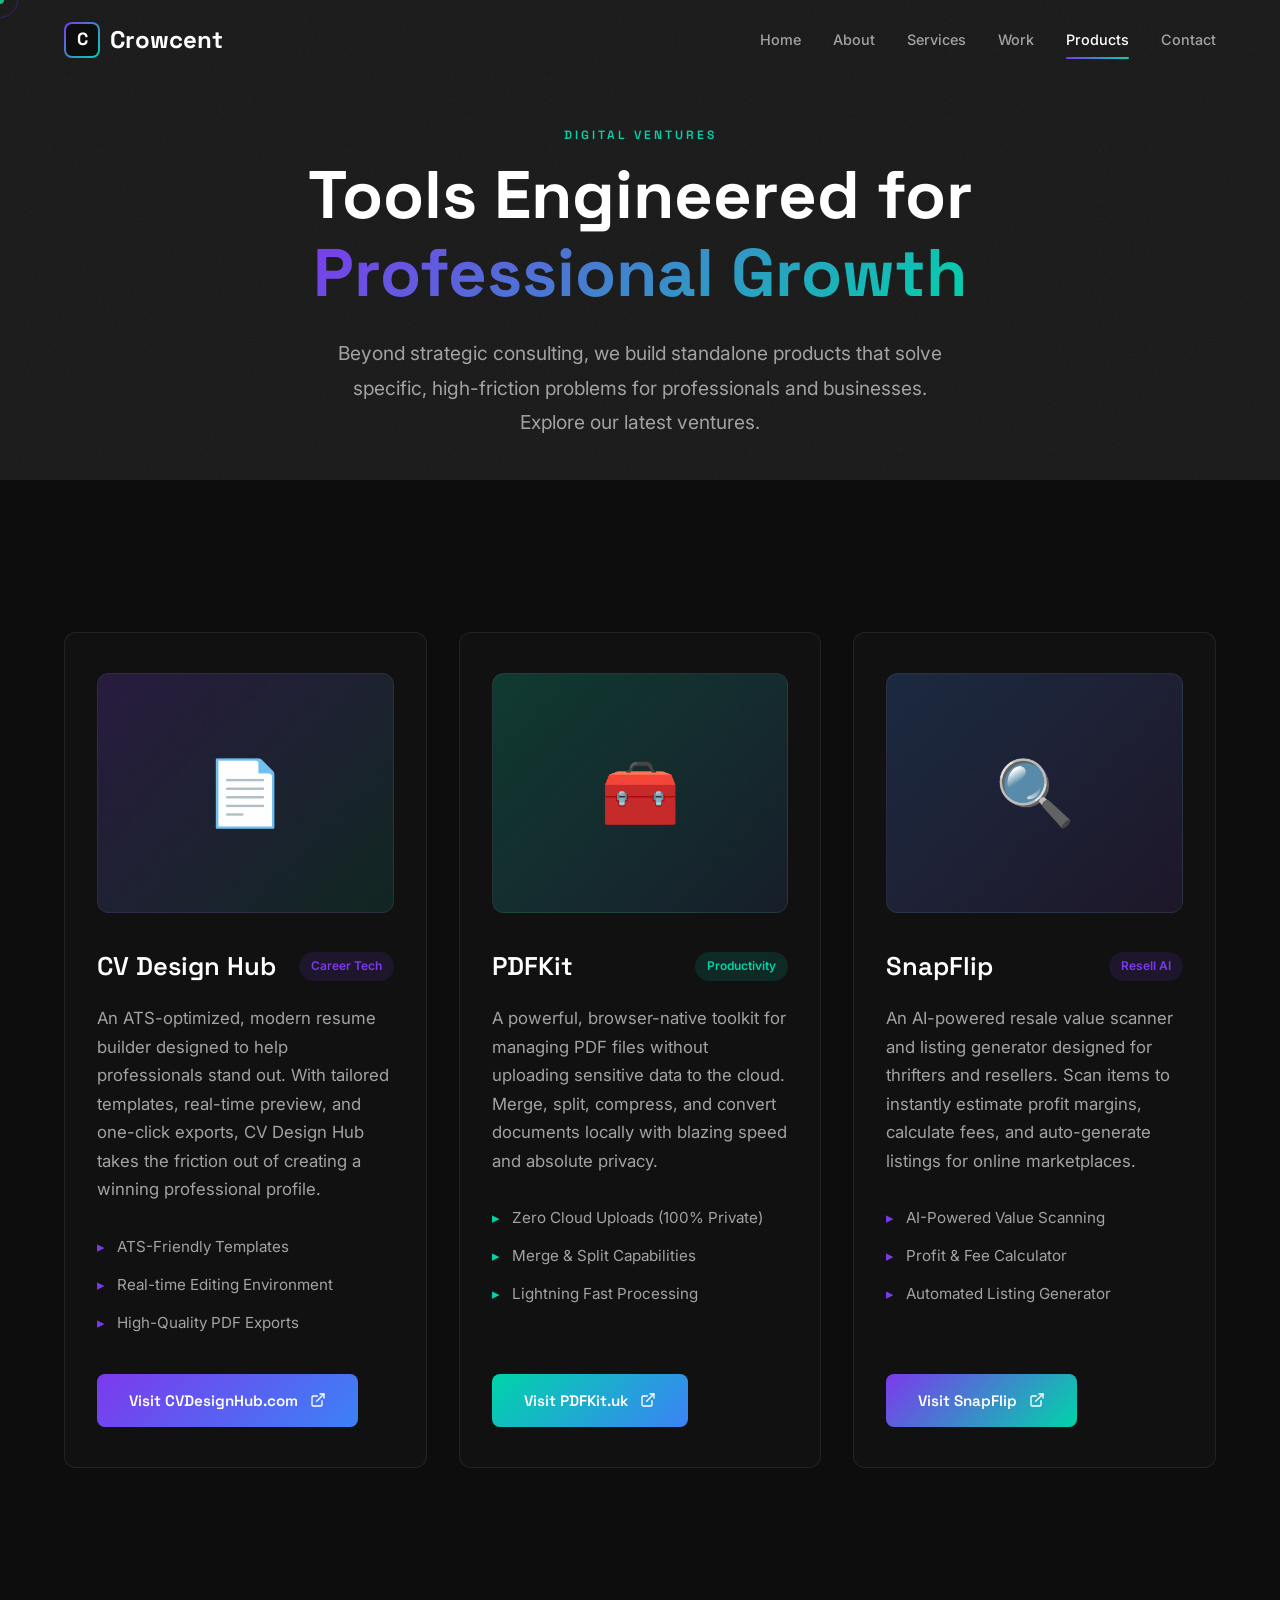
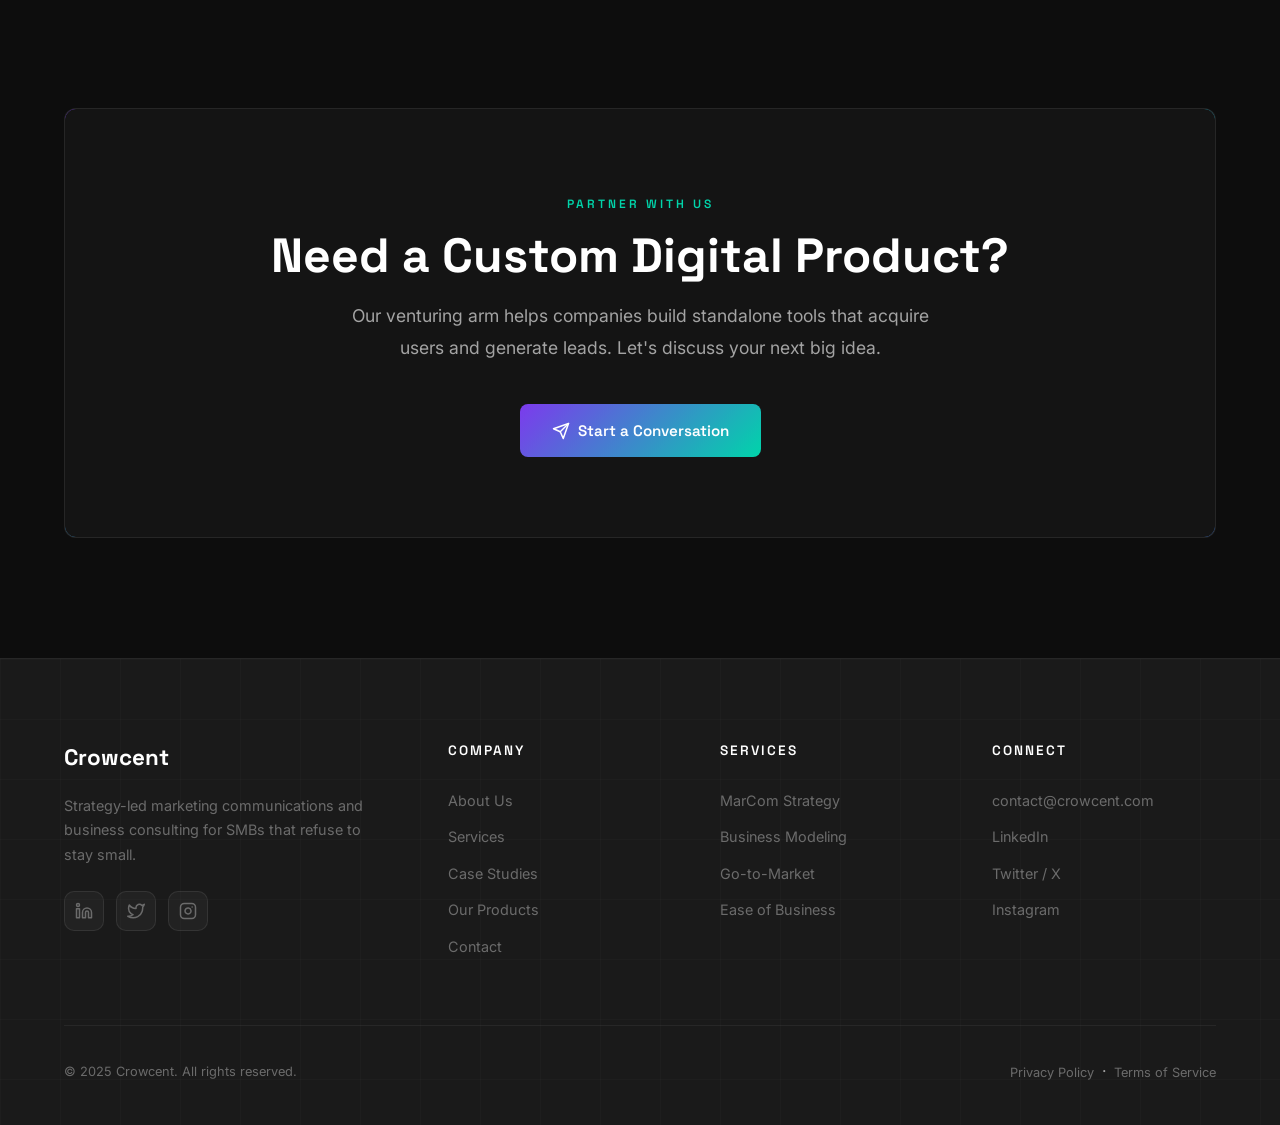
<file: products.html>
<!DOCTYPE html>
<html lang="en">
<head>
  <meta charset="UTF-8">
  <meta name="viewport" content="width=device-width, initial-scale=1.0">
  <title>Our Products — Crowcent | Tools for Growth</title>
  <meta name="description" content="Discover powerful digital products built by Crowcent to help professionals and businesses grow, including CV Design Hub and PDFKit.">
  <link rel="stylesheet" href="css/style.css">
  <link rel="stylesheet" href="css/animations.css">
  <link rel="icon" href="data:image/svg+xml,<svg xmlns='http://www.w3.org/2000/svg' viewBox='0 0 100 100'><text y='.9em' font-size='90'>◆</text></svg>">
</head>
<body class="page-transition">

  <!-- Scroll Progress -->
  <div class="scroll-progress"></div>

  <!-- Custom Cursor -->
  <div class="cursor-dot"></div>
  <div class="cursor-ring"></div>

  <!-- Navbar -->
  <nav class="navbar">
    <div class="container">
      <a href="index.html" class="nav-logo">
        <div class="logo-icon"><span>C</span></div>
        Crowcent
      </a>
      <div class="nav-links">
        <a href="index.html">Home</a>
        <a href="about.html">About</a>
        <a href="services.html">Services</a>
        <a href="work.html">Work</a>
        <a href="products.html" class="active">Products</a>
        <a href="contact.html">Contact</a>
      </div>
      <div class="nav-hamburger">
        <span></span><span></span><span></span>
      </div>
    </div>
  </nav>

  <!-- Mobile Nav -->
  <div class="mobile-nav">
    <a href="index.html">Home</a>
    <a href="about.html">About</a>
    <a href="services.html">Services</a>
    <a href="work.html">Work</a>
    <a href="products.html">Products</a>
    <a href="contact.html">Contact</a>
  </div>

  <!-- ============ PAGE HERO ============ -->
  <section class="hero page-hero" style="background: var(--bg-secondary);">
    <canvas id="grid-canvas" class="hero-canvas"></canvas>
    <div class="grain-overlay"></div>
    <div class="hero-content">
      <p class="section-label reveal">Digital Ventures</p>
      <h1 class="hero-title reveal">Tools Engineered for <span class="text-gradient">Professional Growth</span></h1>
      <p class="hero-subtitle reveal">Beyond strategic consulting, we build standalone products that solve specific, high-friction problems for professionals and businesses. Explore our latest ventures.</p>
    </div>
  </section>

  <!-- ============ PRODUCTS SECTION ============ -->
  <section class="section" id="products">
    <div class="container">
      
      <div class="grid-3 stagger-children" style="margin-top: 32px;">

        <!-- Product 1: CV Design Hub -->
        <div class="glass-card reveal" style="display: flex; flex-direction: column;">
          <div class="work-card-thumb" style="border-radius: 12px; height: 240px; margin-bottom: 32px; background: linear-gradient(135deg, rgba(124,58,237,0.2), rgba(0,212,170,0.1)); overflow: hidden; position: relative; border: 1px solid var(--border-glass);">
            <div style="position: absolute; inset: 0; display: flex; align-items: center; justify-content: center; font-size: 4rem;">
              📄
            </div>
            <div class="grain-overlay"></div>
          </div>
          
          <div style="flex-grow: 1;">
            <div style="display: flex; align-items: center; justify-content: space-between; margin-bottom: 16px;">
              <h3 class="card-title" style="margin-bottom: 0; font-size: 1.6rem;">CV Design Hub</h3>
              <span class="work-card-tag" style="margin-bottom: 0;">Career Tech</span>
            </div>
            <p class="card-text" style="font-size: 1.05rem; margin-bottom: 24px;">An ATS-optimized, modern resume builder designed to help professionals stand out. With tailored templates, real-time preview, and one-click exports, CV Design Hub takes the friction out of creating a winning professional profile.</p>
            
            <ul style="margin-bottom: 32px;">
              <li style="padding: 6px 0; font-size: 0.95rem; color: var(--text-body); position: relative; padding-left: 20px;"><span style="position: absolute; left: 0; color: var(--accent-purple);">▸</span> ATS-Friendly Templates</li>
              <li style="padding: 6px 0; font-size: 0.95rem; color: var(--text-body); position: relative; padding-left: 20px;"><span style="position: absolute; left: 0; color: var(--accent-purple);">▸</span> Real-time Editing Environment</li>
              <li style="padding: 6px 0; font-size: 0.95rem; color: var(--text-body); position: relative; padding-left: 20px;"><span style="position: absolute; left: 0; color: var(--accent-purple);">▸</span> High-Quality PDF Exports</li>
            </ul>
          </div>

          <a href="https://cvdesignhub.com" target="_blank" rel="noopener noreferrer" class="btn btn-primary" style="align-self: flex-start;">
            Visit CVDesignHub.com
            <svg width="16" height="16" viewBox="0 0 24 24" fill="none" stroke="currentColor" stroke-width="2" stroke-linecap="round" stroke-linejoin="round" style="margin-left: 4px;"><path d="M18 13v6a2 2 0 0 1-2 2H5a2 2 0 0 1-2-2V8a2 2 0 0 1 2-2h6"/><polyline points="15 3 21 3 21 9"/><line x1="10" y1="14" x2="21" y2="3"/></svg>
          </a>
        </div>

        <!-- Product 2: PDFKit -->
        <div class="glass-card reveal" style="display: flex; flex-direction: column;">
          <div class="work-card-thumb" style="border-radius: 12px; height: 240px; margin-bottom: 32px; background: linear-gradient(135deg, rgba(0,212,170,0.2), rgba(59,130,246,0.1)); overflow: hidden; position: relative; border: 1px solid var(--border-glass);">
            <div style="position: absolute; inset: 0; display: flex; align-items: center; justify-content: center; font-size: 4rem;">
              🧰
            </div>
            <div class="grain-overlay"></div>
          </div>
          
          <div style="flex-grow: 1;">
            <div style="display: flex; align-items: center; justify-content: space-between; margin-bottom: 16px;">
              <h3 class="card-title" style="margin-bottom: 0; font-size: 1.6rem;">PDFKit</h3>
              <span class="work-card-tag" style="margin-bottom: 0; background: rgba(0,212,170,0.12); color: var(--accent-teal);">Productivity</span>
            </div>
            <p class="card-text" style="font-size: 1.05rem; margin-bottom: 24px;">A powerful, browser-native toolkit for managing PDF files without uploading sensitive data to the cloud. Merge, split, compress, and convert documents locally with blazing speed and absolute privacy.</p>
            
            <ul style="margin-bottom: 32px;">
              <li style="padding: 6px 0; font-size: 0.95rem; color: var(--text-body); position: relative; padding-left: 20px;"><span style="position: absolute; left: 0; color: var(--accent-teal);">▸</span> Zero Cloud Uploads (100% Private)</li>
              <li style="padding: 6px 0; font-size: 0.95rem; color: var(--text-body); position: relative; padding-left: 20px;"><span style="position: absolute; left: 0; color: var(--accent-teal);">▸</span> Merge & Split Capabilities</li>
              <li style="padding: 6px 0; font-size: 0.95rem; color: var(--text-body); position: relative; padding-left: 20px;"><span style="position: absolute; left: 0; color: var(--accent-teal);">▸</span> Lightning Fast Processing</li>
            </ul>
          </div>

          <a href="https://pdfkit.uk" target="_blank" rel="noopener noreferrer" class="btn btn-primary" style="align-self: flex-start; background: linear-gradient(135deg, var(--accent-teal), var(--accent-blue));">
            Visit PDFKit.uk
            <svg width="16" height="16" viewBox="0 0 24 24" fill="none" stroke="currentColor" stroke-width="2" stroke-linecap="round" stroke-linejoin="round" style="margin-left: 4px;"><path d="M18 13v6a2 2 0 0 1-2 2H5a2 2 0 0 1-2-2V8a2 2 0 0 1 2-2h6"/><polyline points="15 3 21 3 21 9"/><line x1="10" y1="14" x2="21" y2="3"/></svg>
          </a>
        </div>

        <!-- Product 3: SnapFlip -->
        <div class="glass-card reveal" style="display: flex; flex-direction: column;">
          <div class="work-card-thumb" style="border-radius: 12px; height: 240px; margin-bottom: 32px; background: linear-gradient(135deg, rgba(59,130,246,0.2), rgba(124,58,237,0.1)); overflow: hidden; position: relative; border: 1px solid var(--border-glass);">
            <div style="position: absolute; inset: 0; display: flex; align-items: center; justify-content: center; font-size: 4rem;">
              🔍
            </div>
            <div class="grain-overlay"></div>
          </div>
          
          <div style="flex-grow: 1;">
            <div style="display: flex; align-items: center; justify-content: space-between; margin-bottom: 16px;">
              <h3 class="card-title" style="margin-bottom: 0; font-size: 1.6rem;">SnapFlip</h3>
              <span class="work-card-tag" style="margin-bottom: 0; background: rgba(124,58,237,0.12); color: var(--accent-purple);">Resell AI</span>
            </div>
            <p class="card-text" style="font-size: 1.05rem; margin-bottom: 24px;">An AI-powered resale value scanner and listing generator designed for thrifters and resellers. Scan items to instantly estimate profit margins, calculate fees, and auto-generate listings for online marketplaces.</p>
            
            <ul style="margin-bottom: 32px;">
              <li style="padding: 6px 0; font-size: 0.95rem; color: var(--text-body); position: relative; padding-left: 20px;"><span style="position: absolute; left: 0; color: var(--accent-purple);">▸</span> AI-Powered Value Scanning</li>
              <li style="padding: 6px 0; font-size: 0.95rem; color: var(--text-body); position: relative; padding-left: 20px;"><span style="position: absolute; left: 0; color: var(--accent-purple);">▸</span> Profit & Fee Calculator</li>
              <li style="padding: 6px 0; font-size: 0.95rem; color: var(--text-body); position: relative; padding-left: 20px;"><span style="position: absolute; left: 0; color: var(--accent-purple);">▸</span> Automated Listing Generator</li>
            </ul>
          </div>

          <a href="https://snapflip-ruddy.vercel.app/" target="_blank" rel="noopener noreferrer" class="btn btn-primary" style="align-self: flex-start; background: linear-gradient(135deg, var(--accent-purple), var(--accent-teal));">
            Visit SnapFlip
            <svg width="16" height="16" viewBox="0 0 24 24" fill="none" stroke="currentColor" stroke-width="2" stroke-linecap="round" stroke-linejoin="round" style="margin-left: 4px;"><path d="M18 13v6a2 2 0 0 1-2 2H5a2 2 0 0 1-2-2V8a2 2 0 0 1 2-2h6"/><polyline points="15 3 21 3 21 9"/><line x1="10" y1="14" x2="21" y2="3"/></svg>
          </a>
        </div>

      </div>
    </div>
  </section>

  <!-- ============ CTA BANNER ============ -->
  <section class="section">
    <div class="container">
      <div class="cta-banner reveal-scale">
        <p class="section-label">Partner With Us</p>
        <h2 class="section-title">Need a Custom Digital Product?</h2>
        <p class="section-subtitle mx-auto">Our venturing arm helps companies build standalone tools that acquire users and generate leads. Let's discuss your next big idea.</p>
        <a href="contact.html" class="btn btn-glow" style="margin-top: 8px;">
          <svg width="18" height="18" viewBox="0 0 24 24" fill="none" stroke="currentColor" stroke-width="2" stroke-linecap="round" stroke-linejoin="round"><line x1="22" y1="2" x2="11" y2="13"/><polygon points="22 2 15 22 11 13 2 9 22 2"/></svg>
          Start a Conversation
        </a>
      </div>
    </div>
  </section>

  <!-- ============ FOOTER ============ -->
  <footer class="footer">
    <div class="container">
      <div class="footer-grid">
        <div class="footer-brand">
          <span class="footer-logo">Crowcent</span>
          <p>Strategy-led marketing communications and business consulting for SMBs that refuse to stay small.</p>
          <div class="footer-social">
            <a href="#" aria-label="LinkedIn">
              <svg width="18" height="18" viewBox="0 0 24 24" fill="none" stroke="currentColor" stroke-width="2" stroke-linecap="round" stroke-linejoin="round"><path d="M16 8a6 6 0 0 1 6 6v7h-4v-7a2 2 0 0 0-2-2 2 2 0 0 0-2 2v7h-4v-7a6 6 0 0 1 6-6z"/><rect x="2" y="9" width="4" height="12"/><circle cx="4" cy="4" r="2"/></svg>
            </a>
            <a href="#" aria-label="Twitter">
              <svg width="18" height="18" viewBox="0 0 24 24" fill="none" stroke="currentColor" stroke-width="2" stroke-linecap="round" stroke-linejoin="round"><path d="M23 3a10.9 10.9 0 0 1-3.14 1.53 4.48 4.48 0 0 0-7.86 3v1A10.66 10.66 0 0 1 3 4s-4 9 5 13a11.64 11.64 0 0 1-7 2c9 5 20 0 20-11.5a4.5 4.5 0 0 0-.08-.83A7.72 7.72 0 0 0 23 3z"/></svg>
            </a>
            <a href="#" aria-label="Instagram">
              <svg width="18" height="18" viewBox="0 0 24 24" fill="none" stroke="currentColor" stroke-width="2" stroke-linecap="round" stroke-linejoin="round"><rect x="2" y="2" width="20" height="20" rx="5" ry="5"/><path d="M16 11.37A4 4 0 1 1 12.63 8 4 4 0 0 1 16 11.37z"/><line x1="17.5" y1="6.5" x2="17.51" y2="6.5"/></svg>
            </a>
          </div>
        </div>
        <div class="footer-column">
          <h4>Company</h4>
          <a href="about.html">About Us</a>
          <a href="services.html">Services</a>
          <a href="work.html">Case Studies</a>
          <a href="products.html">Our Products</a>
          <a href="contact.html">Contact</a>
        </div>
        <div class="footer-column">
          <h4>Services</h4>
          <a href="services.html">MarCom Strategy</a>
          <a href="services.html">Business Modeling</a>
          <a href="services.html">Go-to-Market</a>
          <a href="services.html">Ease of Business</a>
        </div>
        <div class="footer-column">
          <h4>Connect</h4>
          <a href="mailto:contact@crowcent.com">contact@crowcent.com</a>
          <a href="#">LinkedIn</a>
          <a href="#">Twitter / X</a>
          <a href="#">Instagram</a>
        </div>
      </div>
      <div class="footer-bottom">
        <p>&copy; 2025 Crowcent. All rights reserved.</p>
        <div>
          <a href="privacy.html">Privacy Policy</a> &nbsp;·&nbsp; <a href="terms.html">Terms of Service</a>
        </div>
      </div>
    </div>
  </footer>

  <!-- Back to Top -->
  <button class="back-to-top" aria-label="Back to top">
    <svg width="20" height="20" viewBox="0 0 24 24" fill="none" stroke="currentColor" stroke-width="2.5" stroke-linecap="round" stroke-linejoin="round"><polyline points="18 15 12 9 6 15"/></svg>
  </button>

  <script src="js/animations.js"></script>
  <script src="js/main.js"></script>
</body>
</html>
</file>
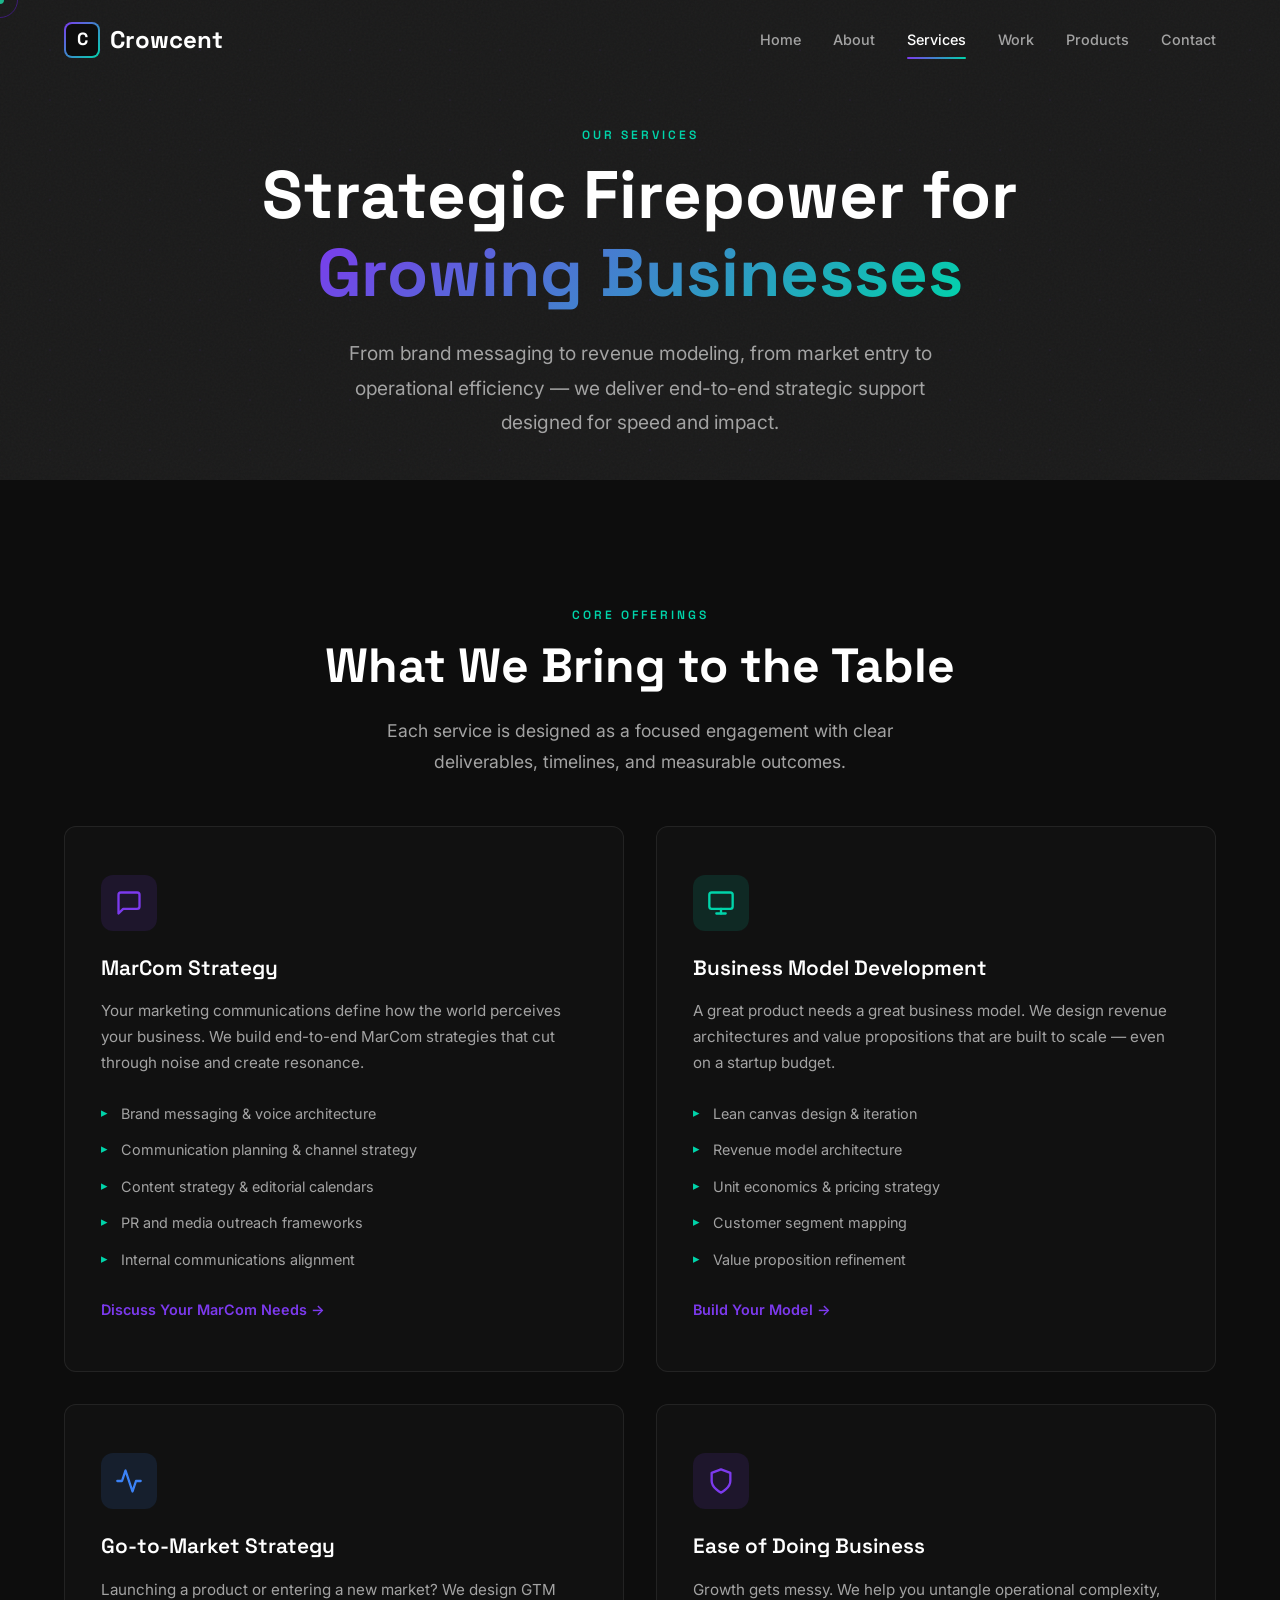
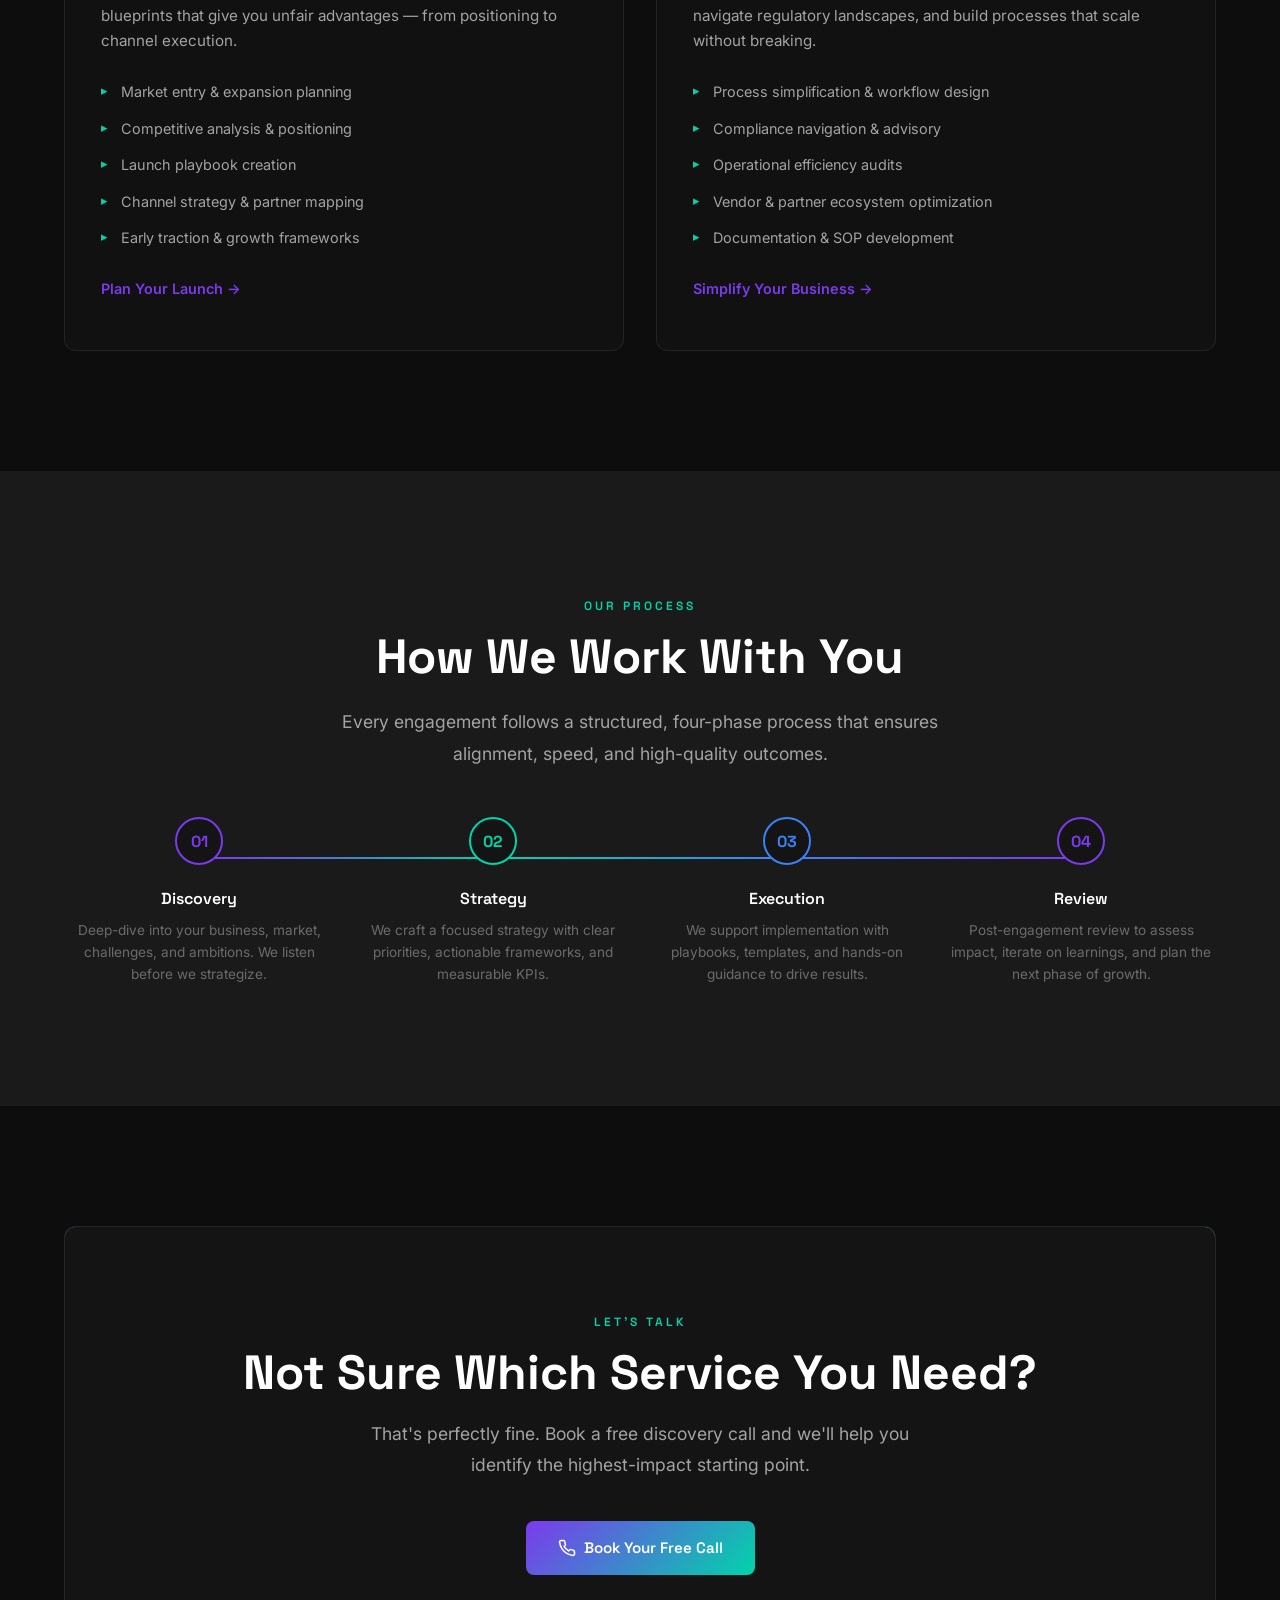
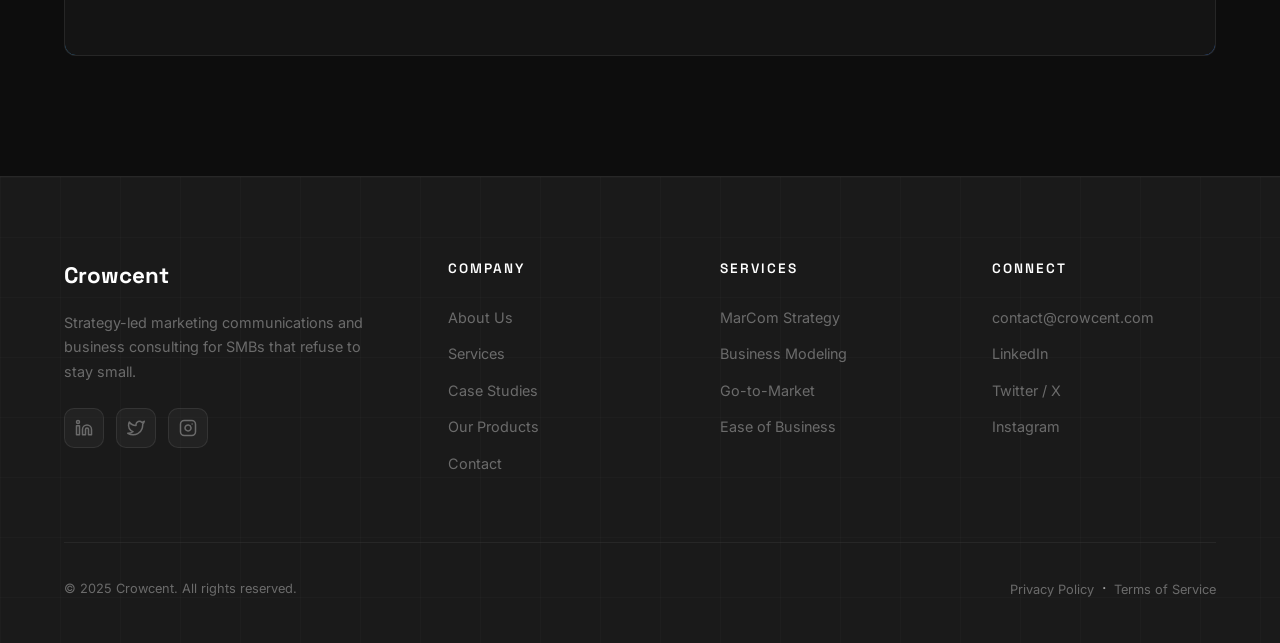
<file: services.html>
<!DOCTYPE html>
<html lang="en">

<head>
    <meta charset="UTF-8">
    <meta name="viewport" content="width=device-width, initial-scale=1.0">
    <title>Services — Crowcent | MarCom, Business Modeling &amp; GTM Strategy</title>
    <meta name="description"
        content="Explore Crowcent's core services: Marketing Communications Strategy, Business Model Development, Go-to-Market Strategy, and Ease of Doing Business solutions for SMBs.">
    <link rel="stylesheet" href="css/style.css">
    <link rel="stylesheet" href="css/animations.css">
    <link rel="icon"
        href="data:image/svg+xml,<svg xmlns='http://www.w3.org/2000/svg' viewBox='0 0 100 100'><text y='.9em' font-size='90'>◆</text></svg>">
</head>

<body class="page-transition">

    <!-- Scroll Progress -->
    <div class="scroll-progress"></div>

    <!-- Custom Cursor -->
    <div class="cursor-dot"></div>
    <div class="cursor-ring"></div>

    <!-- Navbar -->
    <nav class="navbar">
        <div class="container">
            <a href="index.html" class="nav-logo">
                <div class="logo-icon"><span>C</span></div>
                Crowcent
            </a>
            <div class="nav-links">
                <a href="index.html">Home</a>
                <a href="about.html">About</a>
                <a href="services.html" class="active">Services</a>
                <a href="work.html">Work</a>
                <a href="products.html">Products</a>
                <a href="contact.html">Contact</a>
            </div>
            <div class="nav-hamburger">
                <span></span><span></span><span></span>
            </div>
        </div>
    </nav>

    <!-- Mobile Nav -->
    <div class="mobile-nav">
        <a href="index.html">Home</a>
        <a href="about.html">About</a>
        <a href="services.html">Services</a>
        <a href="work.html">Work</a>
        <a href="products.html">Products</a>
        <a href="contact.html">Contact</a>
    </div>

    <!-- ============ PAGE HERO ============ -->
    <section class="hero page-hero" style="background: var(--bg-secondary);">
        <canvas id="grid-canvas" class="hero-canvas"></canvas>
        <div class="grain-overlay"></div>
        <div class="hero-content">
            <p class="section-label reveal">Our Services</p>
            <h1 class="hero-title reveal">Strategic Firepower for <span class="text-gradient">Growing Businesses</span>
            </h1>
            <p class="hero-subtitle reveal">From brand messaging to revenue modeling, from market entry to operational
                efficiency — we deliver end-to-end strategic support designed for speed and impact.</p>
        </div>
    </section>

    <!-- ============ SERVICES DETAIL ============ -->
    <section class="section" id="services-detail">
        <div class="container">
            <div class="text-center reveal">
                <p class="section-label">Core Offerings</p>
                <h2 class="section-title">What We Bring to the Table</h2>
                <p class="section-subtitle mx-auto">Each service is designed as a focused engagement with clear
                    deliverables, timelines, and measurable outcomes.</p>
            </div>
            <div class="services-grid stagger-children">

                <!-- MarCom Strategy -->
                <div class="glass-card service-detail-card reveal">
                    <div class="card-icon purple">
                        <svg width="28" height="28" viewBox="0 0 24 24" fill="none" stroke="currentColor"
                            stroke-width="2" stroke-linecap="round" stroke-linejoin="round">
                            <path d="M21 15a2 2 0 0 1-2 2H7l-4 4V5a2 2 0 0 1 2-2h14a2 2 0 0 1 2 2z" />
                        </svg>
                    </div>
                    <h3 class="card-title">MarCom Strategy</h3>
                    <p class="card-text">Your marketing communications define how the world perceives your business. We
                        build end-to-end MarCom strategies that cut through noise and create resonance.</p>
                    <ul>
                        <li>Brand messaging & voice architecture</li>
                        <li>Communication planning & channel strategy</li>
                        <li>Content strategy & editorial calendars</li>
                        <li>PR and media outreach frameworks</li>
                        <li>Internal communications alignment</li>
                    </ul>
                    <a href="contact.html" class="service-learn-more">Discuss Your MarCom Needs →</a>
                </div>

                <!-- Business Model Development -->
                <div class="glass-card service-detail-card reveal">
                    <div class="card-icon teal">
                        <svg width="28" height="28" viewBox="0 0 24 24" fill="none" stroke="currentColor"
                            stroke-width="2" stroke-linecap="round" stroke-linejoin="round">
                            <rect x="2" y="3" width="20" height="14" rx="2" ry="2" />
                            <line x1="8" y1="21" x2="16" y2="21" />
                            <line x1="12" y1="17" x2="12" y2="21" />
                        </svg>
                    </div>
                    <h3 class="card-title">Business Model Development</h3>
                    <p class="card-text">A great product needs a great business model. We design revenue architectures
                        and value propositions that are built to scale — even on a startup budget.</p>
                    <ul>
                        <li>Lean canvas design & iteration</li>
                        <li>Revenue model architecture</li>
                        <li>Unit economics & pricing strategy</li>
                        <li>Customer segment mapping</li>
                        <li>Value proposition refinement</li>
                    </ul>
                    <a href="contact.html" class="service-learn-more">Build Your Model →</a>
                </div>

                <!-- Go-to-Market Strategy -->
                <div class="glass-card service-detail-card reveal">
                    <div class="card-icon blue">
                        <svg width="28" height="28" viewBox="0 0 24 24" fill="none" stroke="currentColor"
                            stroke-width="2" stroke-linecap="round" stroke-linejoin="round">
                            <polyline points="22 12 18 12 15 21 9 3 6 12 2 12" />
                        </svg>
                    </div>
                    <h3 class="card-title">Go-to-Market Strategy</h3>
                    <p class="card-text">Launching a product or entering a new market? We design GTM blueprints that
                        give you unfair advantages — from positioning to channel execution.</p>
                    <ul>
                        <li>Market entry & expansion planning</li>
                        <li>Competitive analysis & positioning</li>
                        <li>Launch playbook creation</li>
                        <li>Channel strategy & partner mapping</li>
                        <li>Early traction & growth frameworks</li>
                    </ul>
                    <a href="contact.html" class="service-learn-more">Plan Your Launch →</a>
                </div>

                <!-- Ease of Doing Business -->
                <div class="glass-card service-detail-card reveal">
                    <div class="card-icon purple">
                        <svg width="28" height="28" viewBox="0 0 24 24" fill="none" stroke="currentColor"
                            stroke-width="2" stroke-linecap="round" stroke-linejoin="round">
                            <path d="M12 22s8-4 8-10V5l-8-3-8 3v7c0 6 8 10 8 10z" />
                        </svg>
                    </div>
                    <h3 class="card-title">Ease of Doing Business</h3>
                    <p class="card-text">Growth gets messy. We help you untangle operational complexity, navigate
                        regulatory landscapes, and build processes that scale without breaking.</p>
                    <ul>
                        <li>Process simplification & workflow design</li>
                        <li>Compliance navigation & advisory</li>
                        <li>Operational efficiency audits</li>
                        <li>Vendor & partner ecosystem optimization</li>
                        <li>Documentation & SOP development</li>
                    </ul>
                    <a href="contact.html" class="service-learn-more">Simplify Your Business →</a>
                </div>
            </div>
        </div>
    </section>

    <!-- ============ HOW WE WORK ============ -->
    <section class="section" id="how-we-work" style="background: var(--bg-secondary);">
        <div class="container">
            <div class="text-center reveal">
                <p class="section-label">Our Process</p>
                <h2 class="section-title">How We Work With You</h2>
                <p class="section-subtitle mx-auto">Every engagement follows a structured, four-phase process that
                    ensures alignment, speed, and high-quality outcomes.</p>
            </div>
            <div class="process-steps stagger-children">
                <div class="process-step reveal">
                    <div class="step-number">01</div>
                    <h4>Discovery</h4>
                    <p>Deep-dive into your business, market, challenges, and ambitions. We listen before we strategize.
                    </p>
                </div>
                <div class="process-step reveal">
                    <div class="step-number" style="border-color: var(--accent-teal); color: var(--accent-teal);">02
                    </div>
                    <h4>Strategy</h4>
                    <p>We craft a focused strategy with clear priorities, actionable frameworks, and measurable KPIs.
                    </p>
                </div>
                <div class="process-step reveal">
                    <div class="step-number" style="border-color: var(--accent-blue); color: var(--accent-blue);">03
                    </div>
                    <h4>Execution</h4>
                    <p>We support implementation with playbooks, templates, and hands-on guidance to drive results.</p>
                </div>
                <div class="process-step reveal">
                    <div class="step-number" style="border-color: var(--accent-purple); color: var(--accent-purple);">04
                    </div>
                    <h4>Review</h4>
                    <p>Post-engagement review to assess impact, iterate on learnings, and plan the next phase of growth.
                    </p>
                </div>
            </div>
        </div>
    </section>

    <!-- ============ CTA BANNER ============ -->
    <section class="section">
        <div class="container">
            <div class="cta-banner reveal-scale">
                <p class="section-label">Let's Talk</p>
                <h2 class="section-title">Not Sure Which Service You Need?</h2>
                <p class="section-subtitle mx-auto">That's perfectly fine. Book a free discovery call and we'll help you
                    identify the highest-impact starting point.</p>
                <a href="contact.html" class="btn btn-glow" style="margin-top: 8px;">
                    <svg width="18" height="18" viewBox="0 0 24 24" fill="none" stroke="currentColor" stroke-width="2"
                        stroke-linecap="round" stroke-linejoin="round">
                        <path
                            d="M22 16.92v3a2 2 0 0 1-2.18 2 19.79 19.79 0 0 1-8.63-3.07 19.5 19.5 0 0 1-6-6 19.79 19.79 0 0 1-3.07-8.67A2 2 0 0 1 4.11 2h3a2 2 0 0 1 2 1.72c.127.96.361 1.903.7 2.81a2 2 0 0 1-.45 2.11L8.09 9.91a16 16 0 0 0 6 6l1.27-1.27a2 2 0 0 1 2.11-.45c.907.339 1.85.573 2.81.7A2 2 0 0 1 22 16.92z" />
                    </svg>
                    Book Your Free Call
                </a>
            </div>
        </div>
    </section>

    <!-- ============ FOOTER ============ -->
    <footer class="footer">
        <div class="container">
            <div class="footer-grid">
                <div class="footer-brand">
                    <span class="footer-logo">Crowcent</span>
                    <p>Strategy-led marketing communications and business consulting for SMBs that refuse to stay small.
                    </p>
                    <div class="footer-social">
                        <a href="#" aria-label="LinkedIn">
                            <svg width="18" height="18" viewBox="0 0 24 24" fill="none" stroke="currentColor"
                                stroke-width="2" stroke-linecap="round" stroke-linejoin="round">
                                <path
                                    d="M16 8a6 6 0 0 1 6 6v7h-4v-7a2 2 0 0 0-2-2 2 2 0 0 0-2 2v7h-4v-7a6 6 0 0 1 6-6z" />
                                <rect x="2" y="9" width="4" height="12" />
                                <circle cx="4" cy="4" r="2" />
                            </svg>
                        </a>
                        <a href="#" aria-label="Twitter">
                            <svg width="18" height="18" viewBox="0 0 24 24" fill="none" stroke="currentColor"
                                stroke-width="2" stroke-linecap="round" stroke-linejoin="round">
                                <path
                                    d="M23 3a10.9 10.9 0 0 1-3.14 1.53 4.48 4.48 0 0 0-7.86 3v1A10.66 10.66 0 0 1 3 4s-4 9 5 13a11.64 11.64 0 0 1-7 2c9 5 20 0 20-11.5a4.5 4.5 0 0 0-.08-.83A7.72 7.72 0 0 0 23 3z" />
                            </svg>
                        </a>
                        <a href="#" aria-label="Instagram">
                            <svg width="18" height="18" viewBox="0 0 24 24" fill="none" stroke="currentColor"
                                stroke-width="2" stroke-linecap="round" stroke-linejoin="round">
                                <rect x="2" y="2" width="20" height="20" rx="5" ry="5" />
                                <path d="M16 11.37A4 4 0 1 1 12.63 8 4 4 0 0 1 16 11.37z" />
                                <line x1="17.5" y1="6.5" x2="17.51" y2="6.5" />
                            </svg>
                        </a>
                    </div>
                </div>
                <div class="footer-column">
                    <h4>Company</h4>
                    <a href="about.html">About Us</a>
                    <a href="services.html">Services</a>
                    <a href="work.html">Case Studies</a>
                    <a href="products.html">Our Products</a>
                    <a href="contact.html">Contact</a>
                </div>
                <div class="footer-column">
                    <h4>Services</h4>
                    <a href="services.html">MarCom Strategy</a>
                    <a href="services.html">Business Modeling</a>
                    <a href="services.html">Go-to-Market</a>
                    <a href="services.html">Ease of Business</a>
                </div>
                <div class="footer-column">
                    <h4>Connect</h4>
                    <a href="mailto:contact@crowcent.com">contact@crowcent.com</a>
                    <a href="#">LinkedIn</a>
                    <a href="#">Twitter / X</a>
                    <a href="#">Instagram</a>
                </div>
            </div>
            <div class="footer-bottom">
                <p>&copy; 2025 Crowcent. All rights reserved.</p>
                <div>
                    <a href="privacy.html">Privacy Policy</a> &nbsp;·&nbsp; <a href="terms.html">Terms of Service</a>
                </div>
            </div>
        </div>
    </footer>

    <!-- Back to Top -->
    <button class="back-to-top" aria-label="Back to top">
        <svg width="20" height="20" viewBox="0 0 24 24" fill="none" stroke="currentColor" stroke-width="2.5"
            stroke-linecap="round" stroke-linejoin="round">
            <polyline points="18 15 12 9 6 15" />
        </svg>
    </button>

    <script src="js/animations.js"></script>
    <script src="js/main.js"></script>
</body>

</html>
</file>
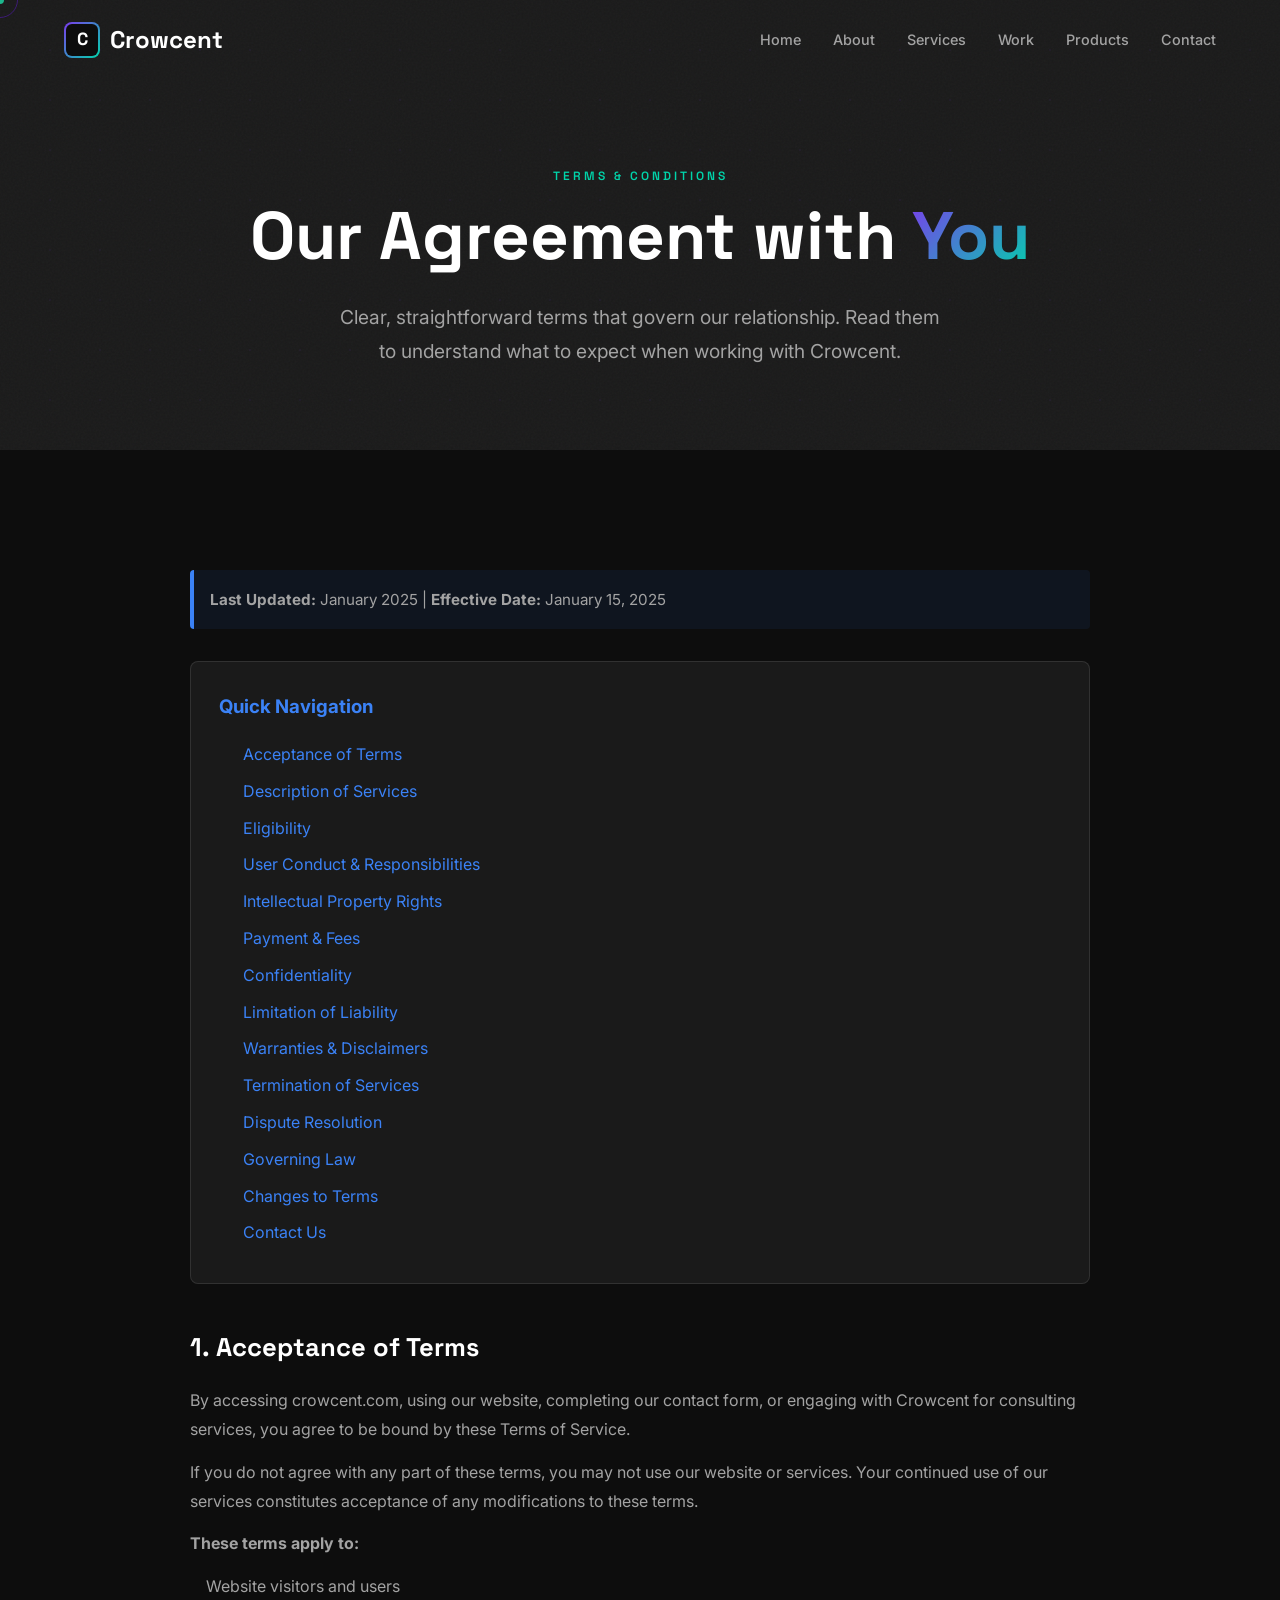
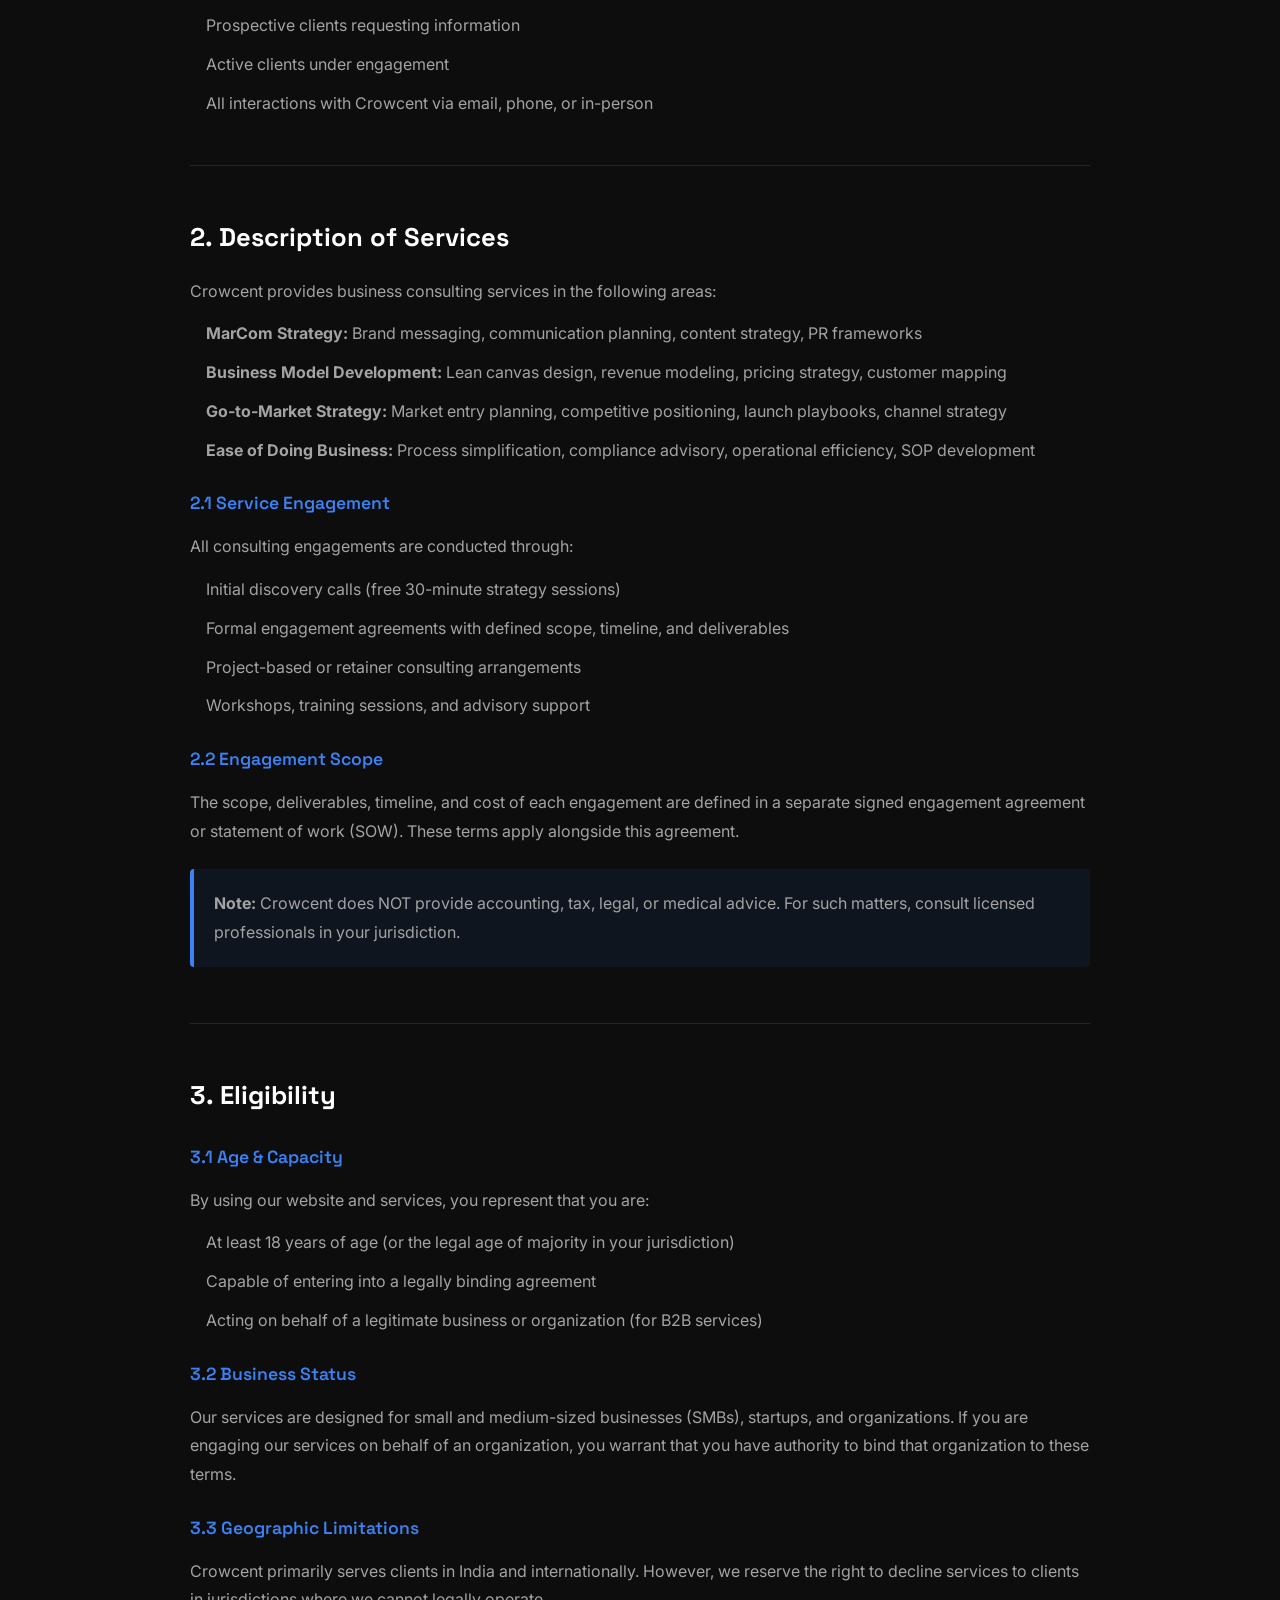
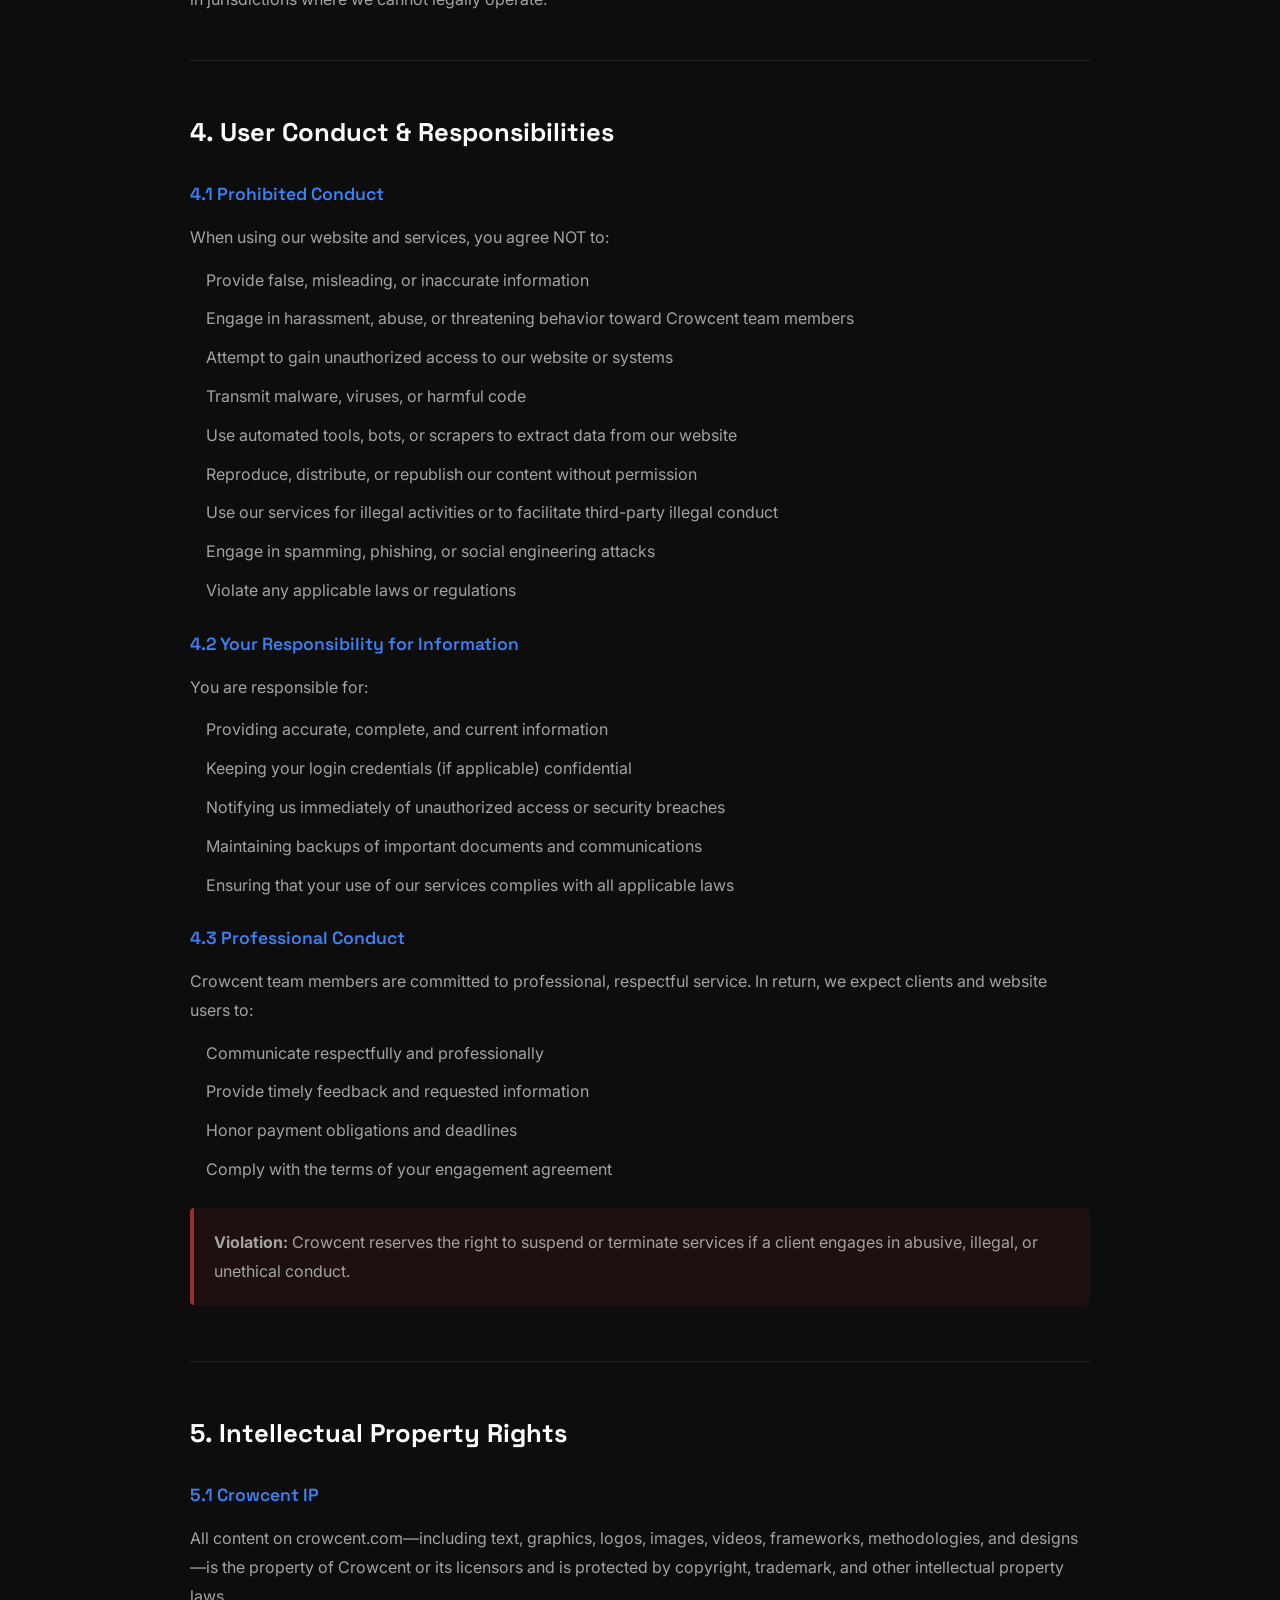
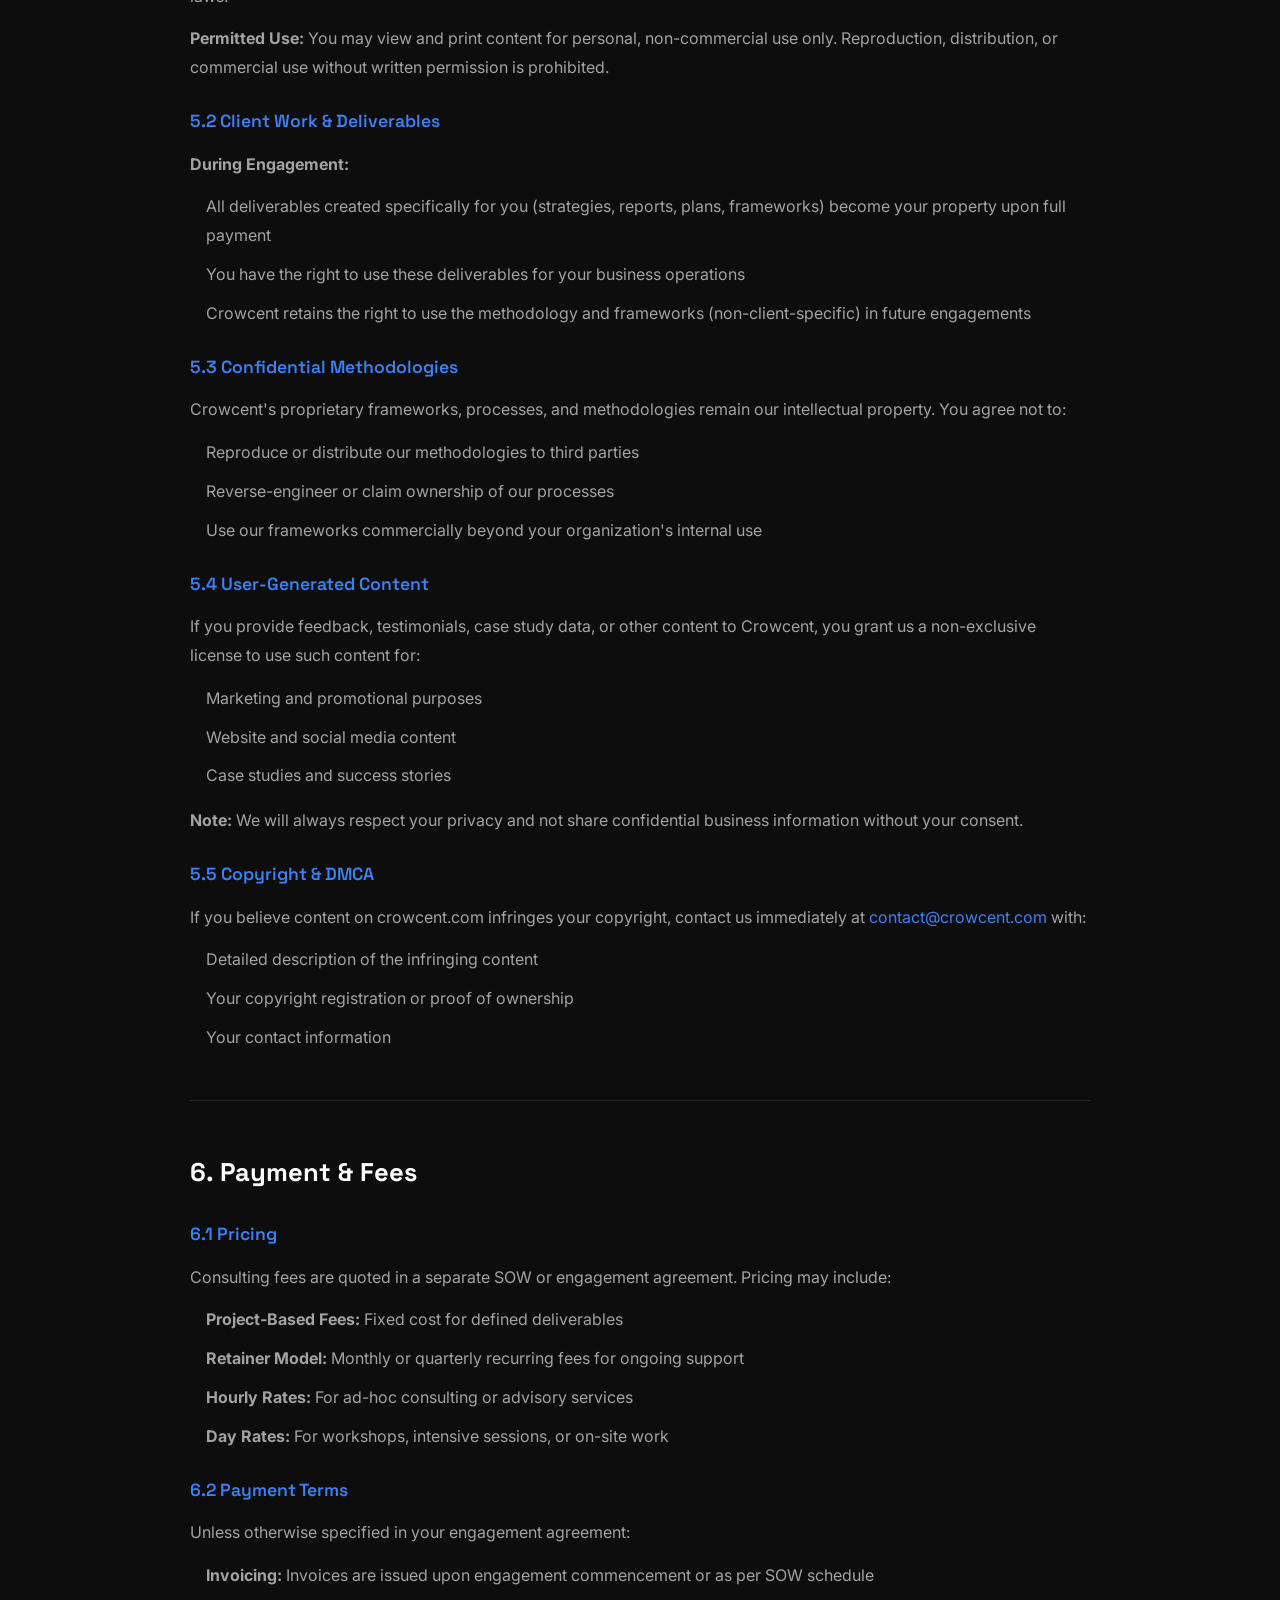
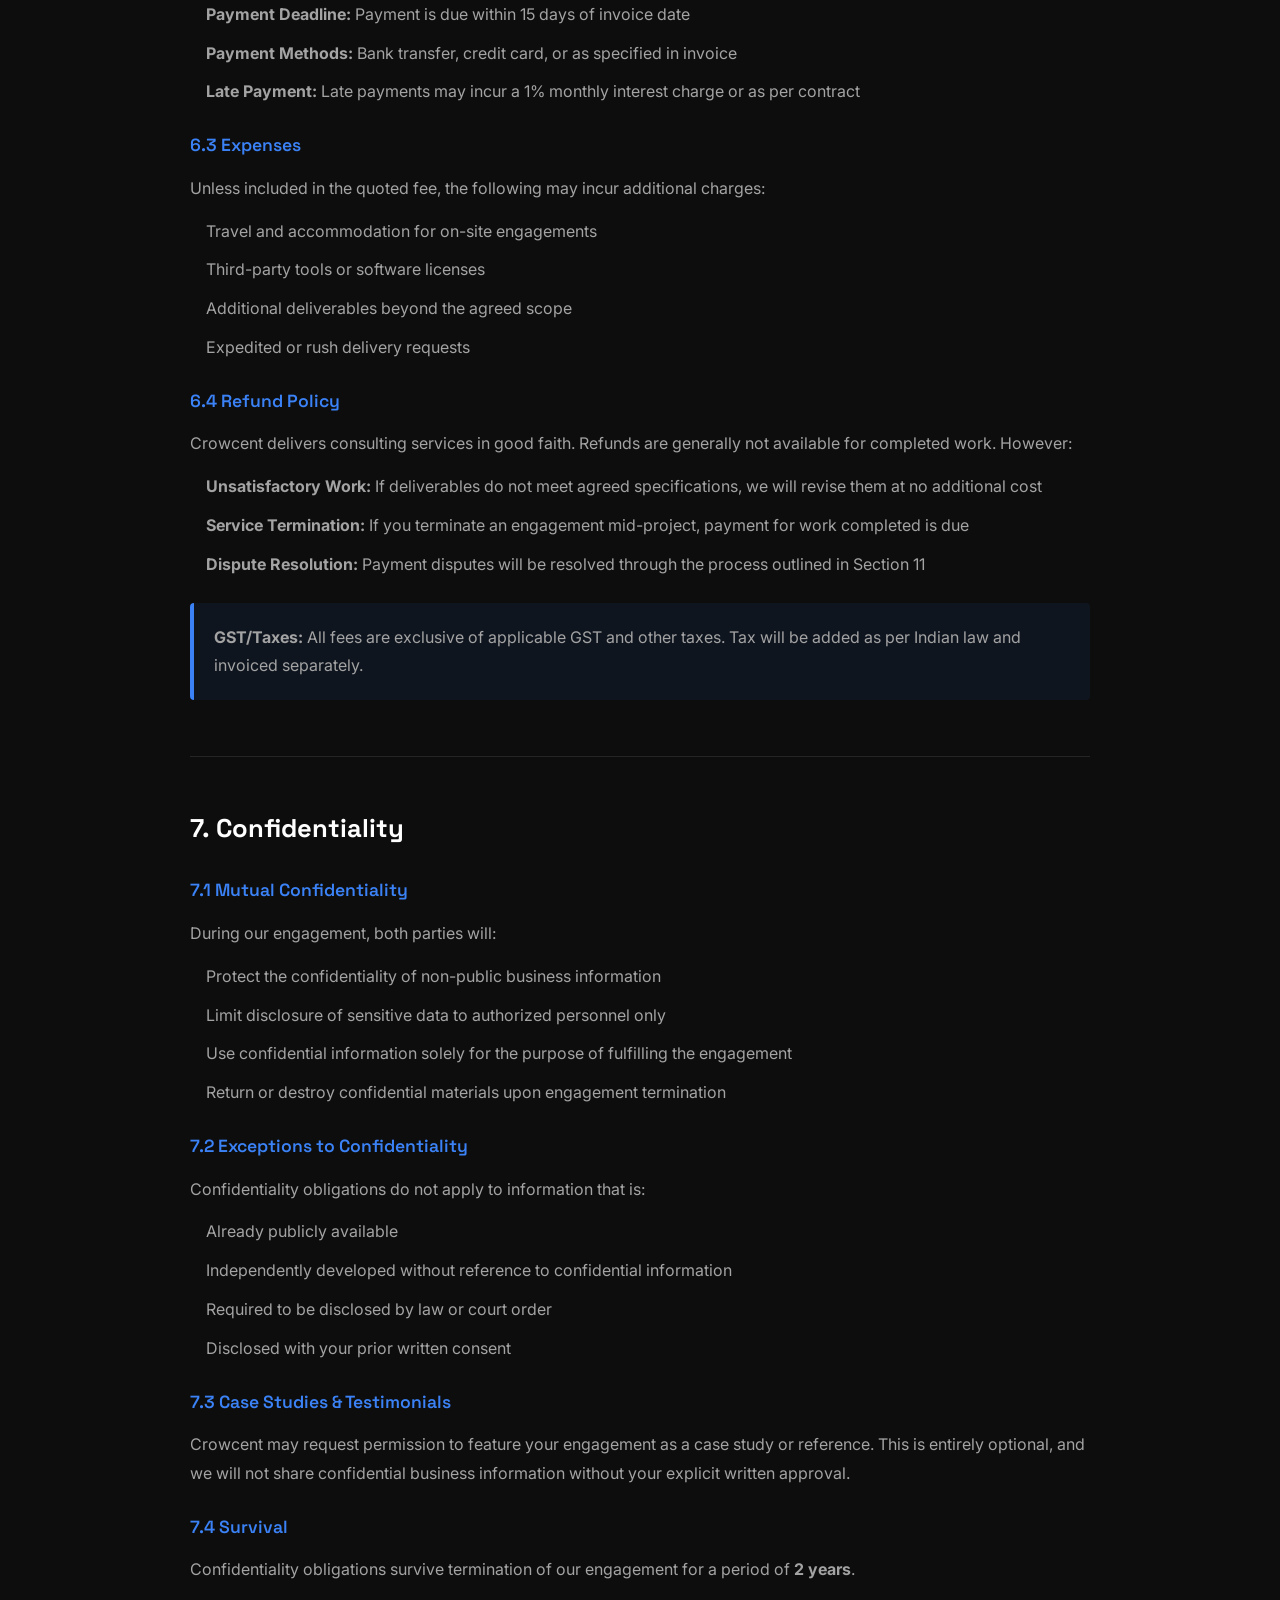
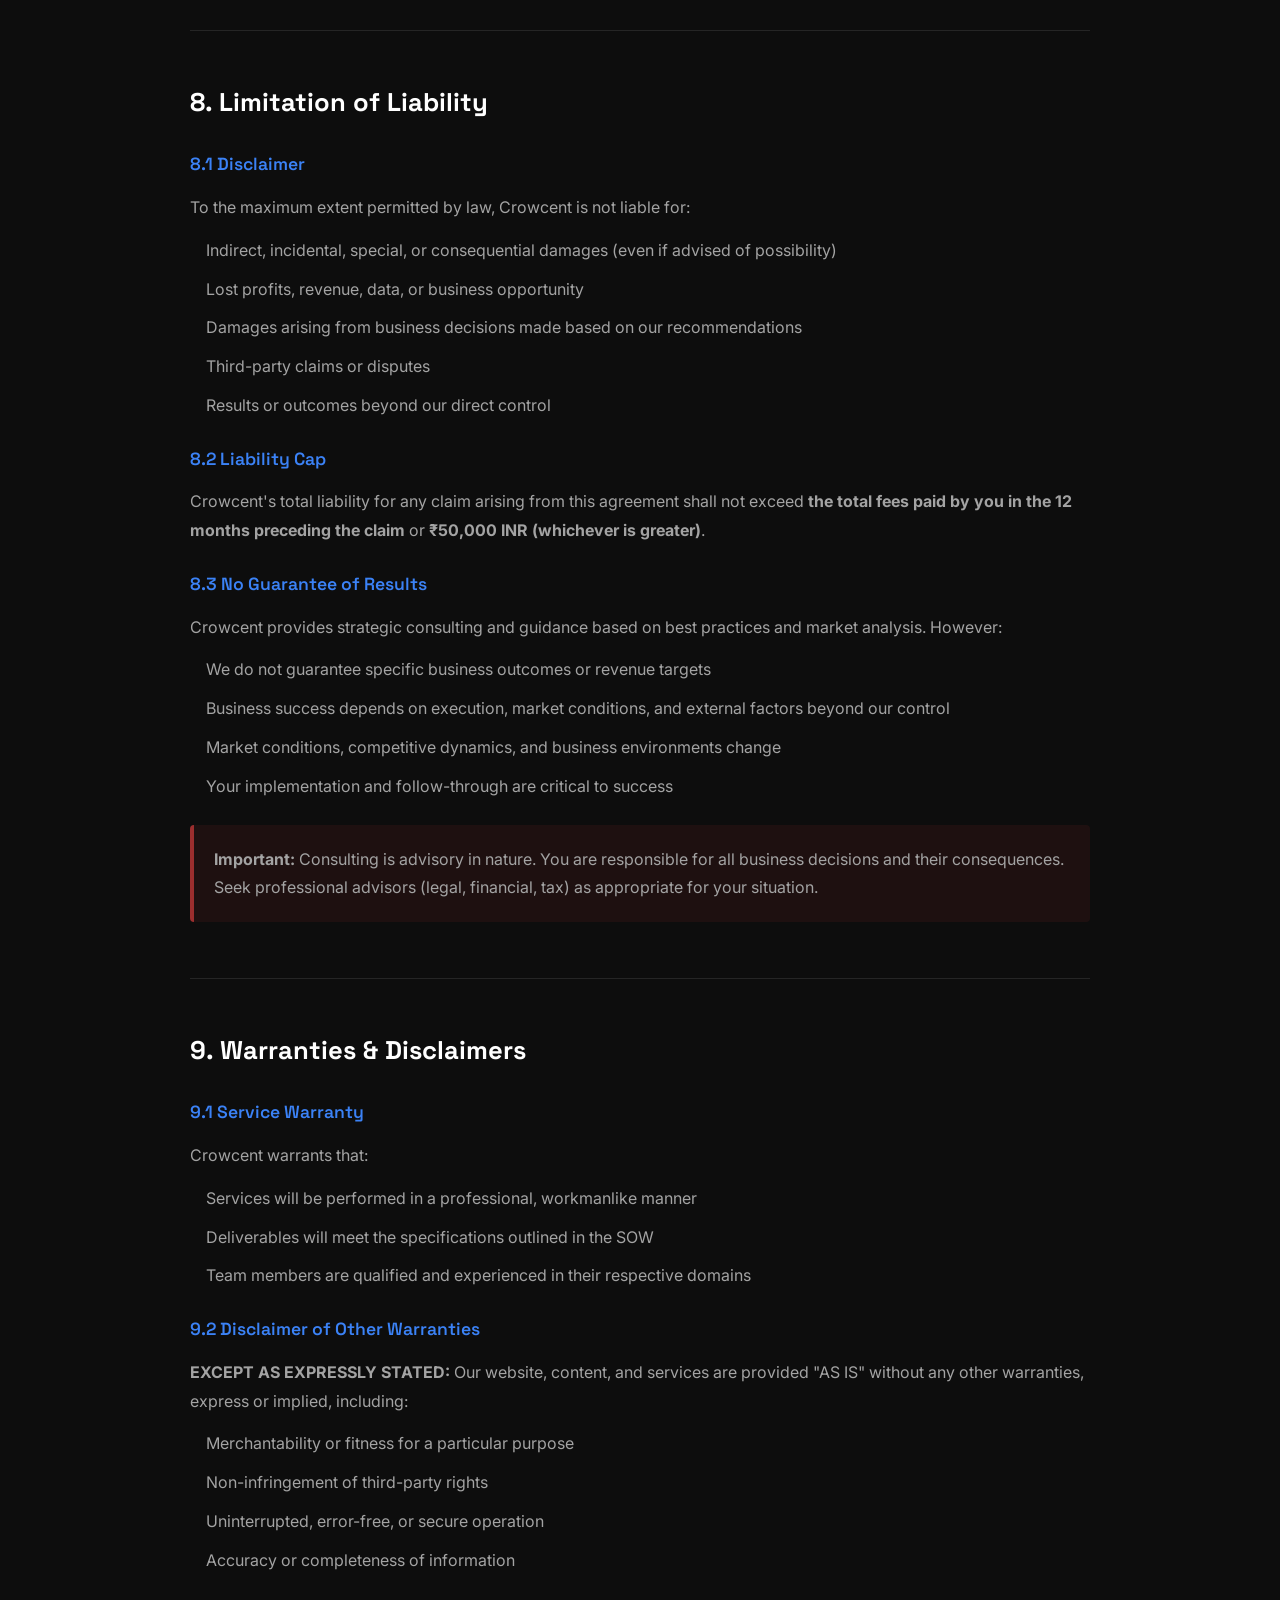
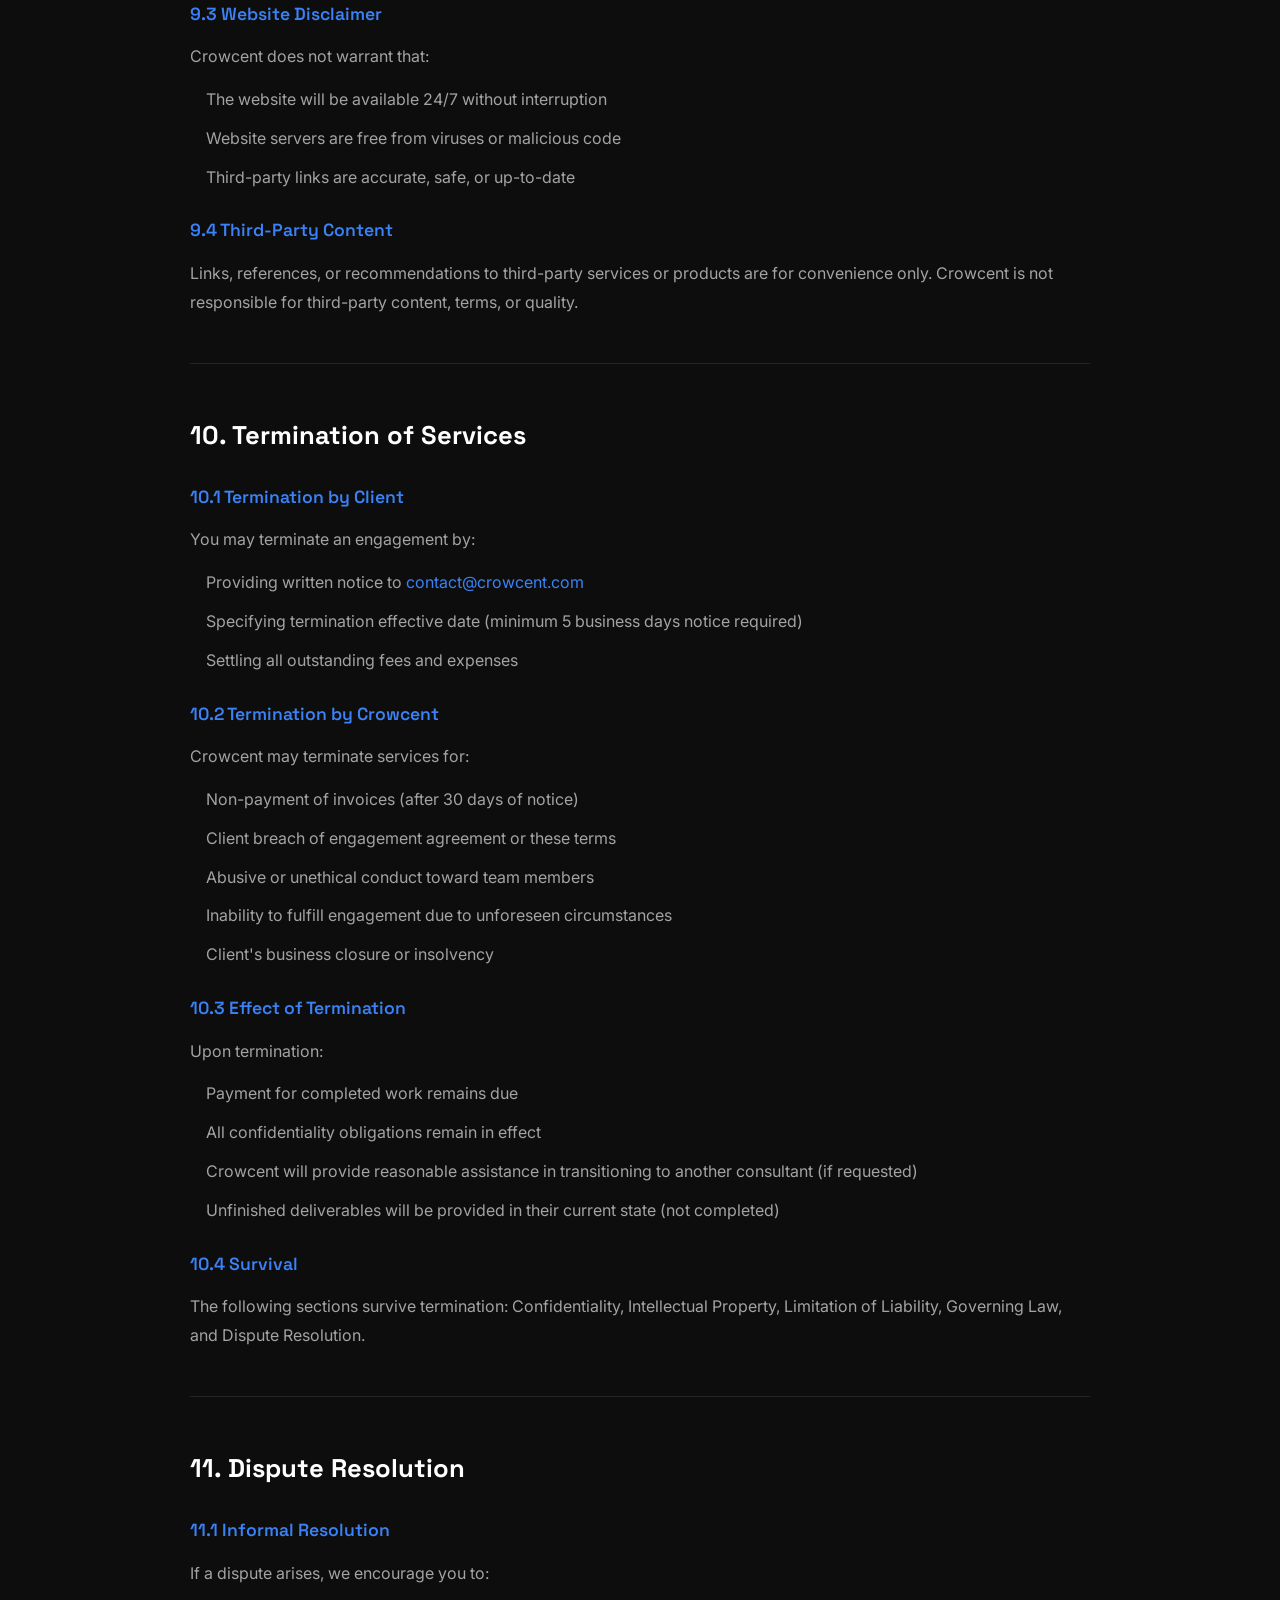
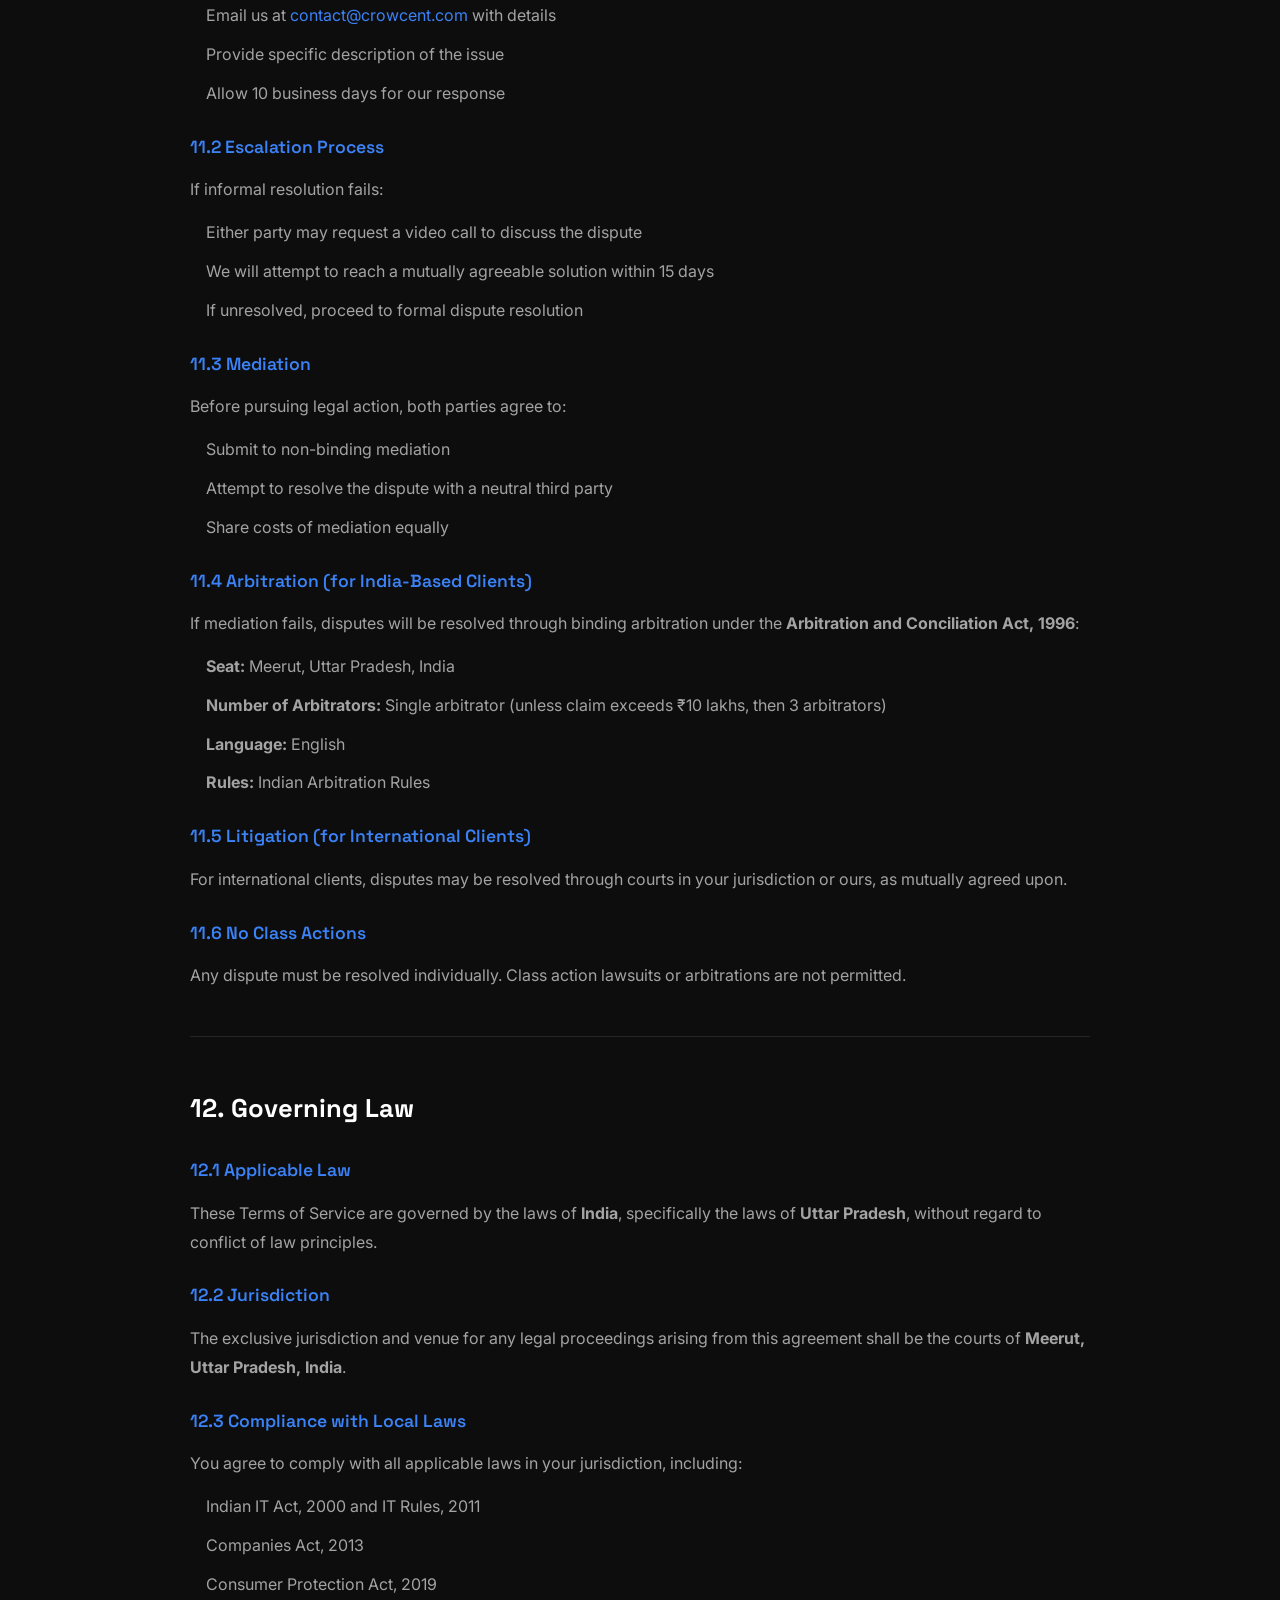
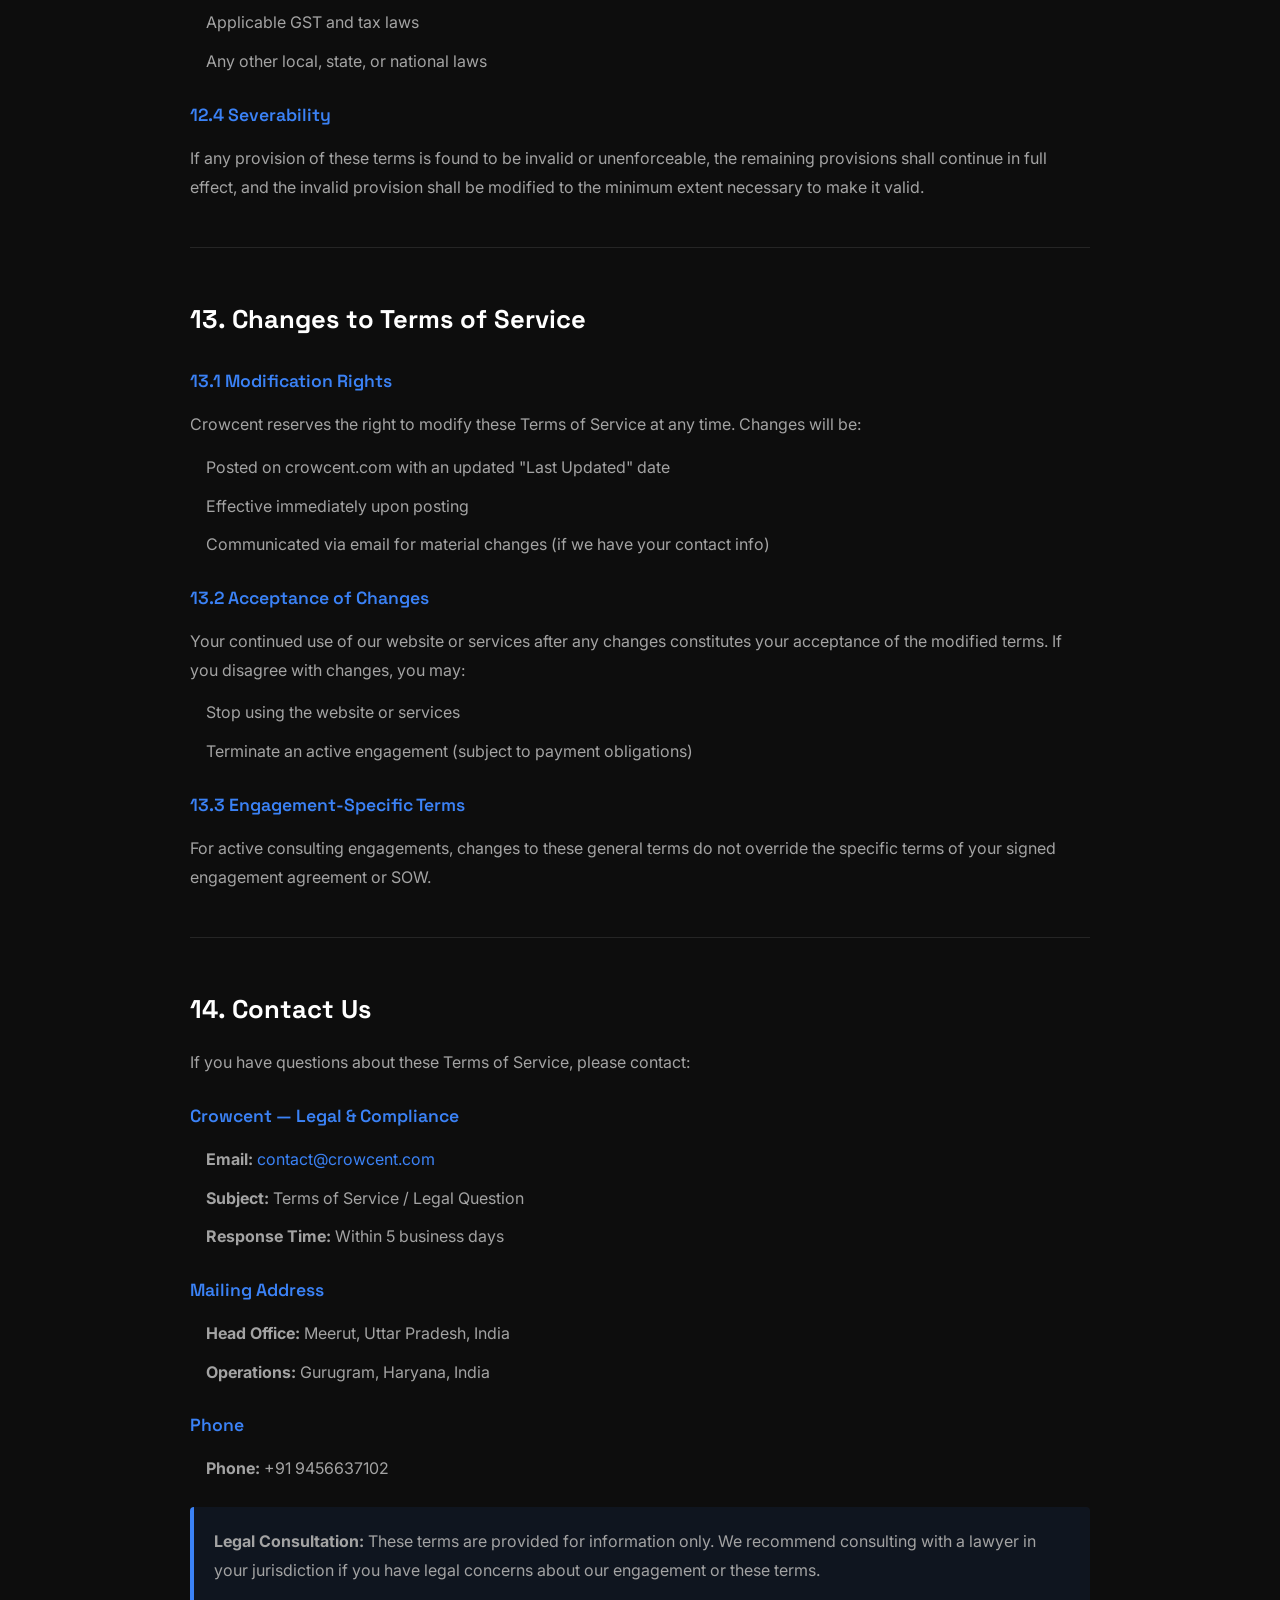
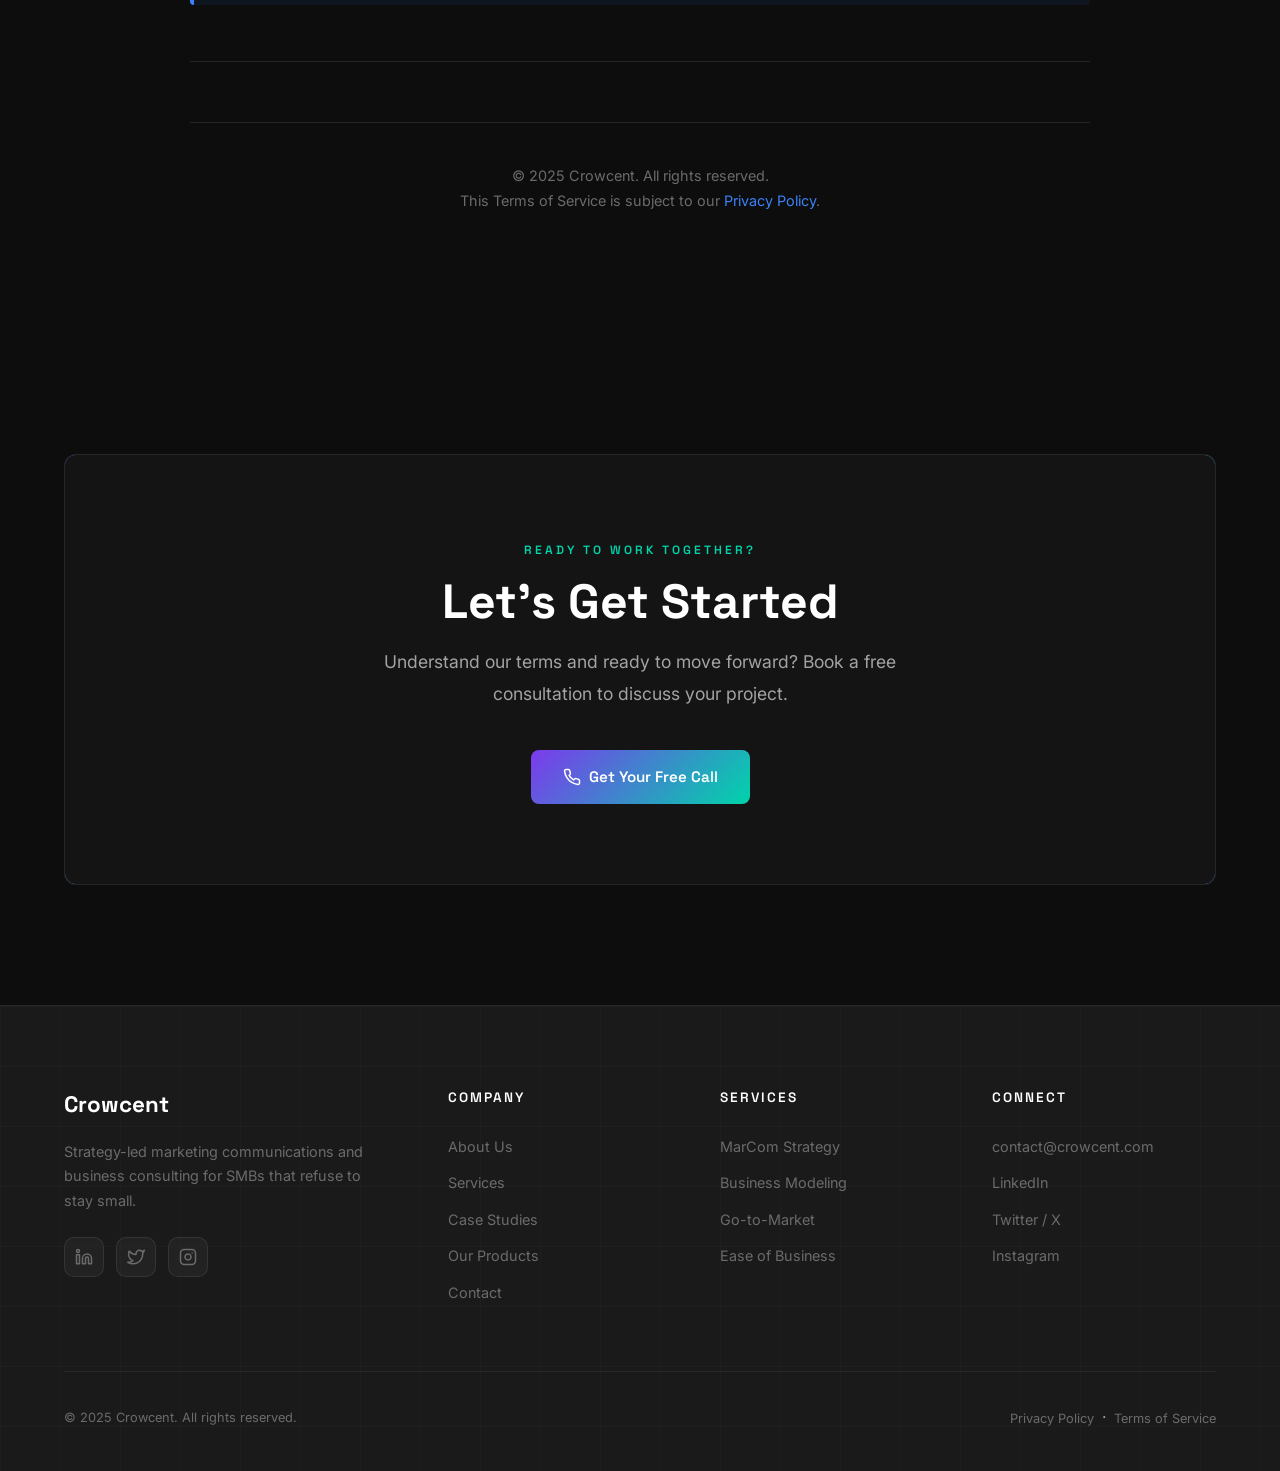
<file: terms.html>
<!DOCTYPE html>
<html lang="en">

<head>
    <meta charset="UTF-8">
    <meta name="viewport" content="width=device-width, initial-scale=1.0">
    <title>Terms of Service — Crowcent | Legal Terms & Conditions</title>
    <meta name="description"
        content="Crowcent Terms of Service. Legal terms governing the use of our website, services, and consulting engagements.">
    <link rel="stylesheet" href="css/style.css">
    <link rel="stylesheet" href="css/animations.css">
    <link rel="icon"
        href="data:image/svg+xml,<svg xmlns='http://www.w3.org/2000/svg' viewBox='0 0 100 100'><text y='.9em' font-size='90'>◆</text></svg>">
    <style>
        .policy-content {
            max-width: 900px;
            margin: 0 auto;
            line-height: 1.8;
        }

        .policy-section {
            margin-bottom: 48px;
            padding-bottom: 32px;
            border-bottom: 1px solid rgba(255, 255, 255, 0.1);
        }

        .policy-section:last-child {
            border-bottom: none;
        }

        .policy-section h2 {
            font-size: 1.6rem;
            font-weight: 700;
            margin-bottom: 16px;
            color: var(--text-white);
            font-family: var(--font-heading);
        }

        .policy-section h3 {
            font-size: 1.1rem;
            font-weight: 600;
            margin-top: 24px;
            margin-bottom: 12px;
            color: var(--accent-blue);
            font-family: var(--font-heading);
        }

        .policy-section p {
            color: var(--text-secondary);
            margin-bottom: 14px;
        }

        .policy-section ul {
            list-style-position: inside;
            margin-left: 16px;
            margin-bottom: 16px;
        }

        .policy-section li {
            color: var(--text-secondary);
            margin-bottom: 10px;
        }

        .highlight-box {
            background: rgba(59, 130, 246, 0.08);
            border-left: 4px solid var(--accent-blue);
            padding: 20px;
            margin: 24px 0;
            border-radius: 4px;
        }

        .highlight-box p {
            color: var(--text-secondary);
            margin-bottom: 0;
        }

        .warning-box {
            background: rgba(239, 68, 68, 0.08);
            border-left: 4px solid rgba(239, 68, 68, 0.6);
            padding: 20px;
            margin: 24px 0;
            border-radius: 4px;
        }

        .warning-box p {
            color: var(--text-secondary);
            margin-bottom: 0;
        }

        .toc-box {
            background: var(--bg-secondary);
            border: 1px solid rgba(255, 255, 255, 0.1);
            padding: 28px;
            border-radius: 8px;
            margin-bottom: 40px;
        }

        .toc-box h3 {
            margin-top: 0;
            margin-bottom: 16px;
            color: var(--accent-blue);
        }

        .toc-box ol {
            margin: 0;
            padding-left: 24px;
        }

        .toc-box li {
            margin-bottom: 8px;
            color: var(--text-secondary);
        }

        .toc-box a {
            color: var(--accent-blue);
            text-decoration: none;
            transition: color 0.3s ease;
        }

        .toc-box a:hover {
            color: var(--text-white);
        }

        .last-updated {
            background: rgba(59, 130, 246, 0.08);
            border-left: 4px solid var(--accent-blue);
            padding: 16px;
            border-radius: 4px;
            margin-bottom: 32px;
            color: var(--text-secondary);
            font-size: 0.95rem;
        }
    </style>
</head>

<body class="page-transition">

    <!-- Scroll Progress -->
    <div class="scroll-progress"></div>

    <!-- Custom Cursor -->
    <div class="cursor-dot"></div>
    <div class="cursor-ring"></div>

    <!-- Navbar -->
    <nav class="navbar">
        <div class="container">
            <a href="index.html" class="nav-logo">
                <div class="logo-icon"><span>C</span></div>
                Crowcent
            </a>
            <div class="nav-links">
                <a href="index.html">Home</a>
                <a href="about.html">About</a>
                <a href="services.html">Services</a>
                <a href="work.html">Work</a>
                <a href="products.html">Products</a>
                <a href="contact.html">Contact</a>
            </div>
            <div class="nav-hamburger">
                <span></span><span></span><span></span>
            </div>
        </div>
    </nav>

    <!-- Mobile Nav -->
    <div class="mobile-nav">
        <a href="index.html">Home</a>
        <a href="about.html">About</a>
        <a href="services.html">Services</a>
        <a href="work.html">Work</a>
        <a href="products.html">Products</a>
        <a href="contact.html">Contact</a>
    </div>

    <!-- ============ PAGE HERO ============ -->
    <section class="hero page-hero" style="background: var(--bg-secondary);">
        <canvas id="grid-canvas" class="hero-canvas"></canvas>
        <div class="grain-overlay"></div>
        <div class="hero-content">
            <p class="section-label">Terms & Conditions</p>
            <h1 class="hero-title">Our Agreement with <span class="text-gradient">You</span></h1>
            <p class="hero-subtitle">Clear, straightforward terms that govern our relationship. Read them to understand what to expect when working with Crowcent.</p>
        </div>
    </section>

    <!-- ============ POLICY CONTENT ============ -->
    <section class="section">
        <div class="container">
            <div class="policy-content">

                <div class="last-updated">
                    <strong>Last Updated:</strong> January 2025 | <strong>Effective Date:</strong> January 15, 2025
                </div>

                <!-- Table of Contents -->
                <div class="toc-box">
                    <h3>Quick Navigation</h3>
                    <ol>
                        <li><a href="#acceptance">Acceptance of Terms</a></li>
                        <li><a href="#services">Description of Services</a></li>
                        <li><a href="#eligibility">Eligibility</a></li>
                        <li><a href="#user-conduct">User Conduct & Responsibilities</a></li>
                        <li><a href="#intellectual">Intellectual Property Rights</a></li>
                        <li><a href="#payment">Payment & Fees</a></li>
                        <li><a href="#confidentiality">Confidentiality</a></li>
                        <li><a href="#limitation">Limitation of Liability</a></li>
                        <li><a href="#warranty">Warranties & Disclaimers</a></li>
                        <li><a href="#termination">Termination of Services</a></li>
                        <li><a href="#dispute">Dispute Resolution</a></li>
                        <li><a href="#governing">Governing Law</a></li>
                        <li><a href="#amendments">Changes to Terms</a></li>
                        <li><a href="#contact-us">Contact Us</a></li>
                    </ol>
                </div>

                <!-- 1. Acceptance of Terms -->
                <div class="policy-section" id="acceptance" style="margin-top: 40px;">
                    <h2>1. Acceptance of Terms</h2>
                    <p>By accessing crowcent.com, using our website, completing our contact form, or engaging with Crowcent for consulting services, you agree to be bound by these Terms of Service.</p>
                    <p>If you do not agree with any part of these terms, you may not use our website or services. Your continued use of our services constitutes acceptance of any modifications to these terms.</p>
                    <p><strong>These terms apply to:</strong></p>
                    <ul>
                        <li>Website visitors and users</li>
                        <li>Prospective clients requesting information</li>
                        <li>Active clients under engagement</li>
                        <li>All interactions with Crowcent via email, phone, or in-person</li>
                    </ul>
                </div>

                <!-- 2. Description of Services -->
                <div class="policy-section" id="services">
                    <h2>2. Description of Services</h2>
                    <p>Crowcent provides business consulting services in the following areas:</p>
                    <ul>
                        <li><strong>MarCom Strategy:</strong> Brand messaging, communication planning, content strategy, PR frameworks</li>
                        <li><strong>Business Model Development:</strong> Lean canvas design, revenue modeling, pricing strategy, customer mapping</li>
                        <li><strong>Go-to-Market Strategy:</strong> Market entry planning, competitive positioning, launch playbooks, channel strategy</li>
                        <li><strong>Ease of Doing Business:</strong> Process simplification, compliance advisory, operational efficiency, SOP development</li>
                    </ul>

                    <h3>2.1 Service Engagement</h3>
                    <p>All consulting engagements are conducted through:</p>
                    <ul>
                        <li>Initial discovery calls (free 30-minute strategy sessions)</li>
                        <li>Formal engagement agreements with defined scope, timeline, and deliverables</li>
                        <li>Project-based or retainer consulting arrangements</li>
                        <li>Workshops, training sessions, and advisory support</li>
                    </ul>

                    <h3>2.2 Engagement Scope</h3>
                    <p>The scope, deliverables, timeline, and cost of each engagement are defined in a separate signed engagement agreement or statement of work (SOW). These terms apply alongside this agreement.</p>

                    <div class="highlight-box">
                        <p><strong>Note:</strong> Crowcent does NOT provide accounting, tax, legal, or medical advice. For such matters, consult licensed professionals in your jurisdiction.</p>
                    </div>
                </div>

                <!-- 3. Eligibility -->
                <div class="policy-section" id="eligibility">
                    <h2>3. Eligibility</h2>

                    <h3>3.1 Age & Capacity</h3>
                    <p>By using our website and services, you represent that you are:</p>
                    <ul>
                        <li>At least 18 years of age (or the legal age of majority in your jurisdiction)</li>
                        <li>Capable of entering into a legally binding agreement</li>
                        <li>Acting on behalf of a legitimate business or organization (for B2B services)</li>
                    </ul>

                    <h3>3.2 Business Status</h3>
                    <p>Our services are designed for small and medium-sized businesses (SMBs), startups, and organizations. If you are engaging our services on behalf of an organization, you warrant that you have authority to bind that organization to these terms.</p>

                    <h3>3.3 Geographic Limitations</h3>
                    <p>Crowcent primarily serves clients in India and internationally. However, we reserve the right to decline services to clients in jurisdictions where we cannot legally operate.</p>
                </div>

                <!-- 4. User Conduct & Responsibilities -->
                <div class="policy-section" id="user-conduct">
                    <h2>4. User Conduct & Responsibilities</h2>

                    <h3>4.1 Prohibited Conduct</h3>
                    <p>When using our website and services, you agree NOT to:</p>
                    <ul>
                        <li>Provide false, misleading, or inaccurate information</li>
                        <li>Engage in harassment, abuse, or threatening behavior toward Crowcent team members</li>
                        <li>Attempt to gain unauthorized access to our website or systems</li>
                        <li>Transmit malware, viruses, or harmful code</li>
                        <li>Use automated tools, bots, or scrapers to extract data from our website</li>
                        <li>Reproduce, distribute, or republish our content without permission</li>
                        <li>Use our services for illegal activities or to facilitate third-party illegal conduct</li>
                        <li>Engage in spamming, phishing, or social engineering attacks</li>
                        <li>Violate any applicable laws or regulations</li>
                    </ul>

                    <h3>4.2 Your Responsibility for Information</h3>
                    <p>You are responsible for:</p>
                    <ul>
                        <li>Providing accurate, complete, and current information</li>
                        <li>Keeping your login credentials (if applicable) confidential</li>
                        <li>Notifying us immediately of unauthorized access or security breaches</li>
                        <li>Maintaining backups of important documents and communications</li>
                        <li>Ensuring that your use of our services complies with all applicable laws</li>
                    </ul>

                    <h3>4.3 Professional Conduct</h3>
                    <p>Crowcent team members are committed to professional, respectful service. In return, we expect clients and website users to:</p>
                    <ul>
                        <li>Communicate respectfully and professionally</li>
                        <li>Provide timely feedback and requested information</li>
                        <li>Honor payment obligations and deadlines</li>
                        <li>Comply with the terms of your engagement agreement</li>
                    </ul>

                    <div class="warning-box">
                        <p><strong>Violation:</strong> Crowcent reserves the right to suspend or terminate services if a client engages in abusive, illegal, or unethical conduct.</p>
                    </div>
                </div>

                <!-- 5. Intellectual Property Rights -->
                <div class="policy-section" id="intellectual">
                    <h2>5. Intellectual Property Rights</h2>

                    <h3>5.1 Crowcent IP</h3>
                    <p>All content on crowcent.com—including text, graphics, logos, images, videos, frameworks, methodologies, and designs—is the property of Crowcent or its licensors and is protected by copyright, trademark, and other intellectual property laws.</p>
                    <p><strong>Permitted Use:</strong> You may view and print content for personal, non-commercial use only. Reproduction, distribution, or commercial use without written permission is prohibited.</p>

                    <h3>5.2 Client Work & Deliverables</h3>
                    <p><strong>During Engagement:</strong></p>
                    <ul>
                        <li>All deliverables created specifically for you (strategies, reports, plans, frameworks) become your property upon full payment</li>
                        <li>You have the right to use these deliverables for your business operations</li>
                        <li>Crowcent retains the right to use the methodology and frameworks (non-client-specific) in future engagements</li>
                    </ul>

                    <h3>5.3 Confidential Methodologies</h3>
                    <p>Crowcent's proprietary frameworks, processes, and methodologies remain our intellectual property. You agree not to:</p>
                    <ul>
                        <li>Reproduce or distribute our methodologies to third parties</li>
                        <li>Reverse-engineer or claim ownership of our processes</li>
                        <li>Use our frameworks commercially beyond your organization's internal use</li>
                    </ul>

                    <h3>5.4 User-Generated Content</h3>
                    <p>If you provide feedback, testimonials, case study data, or other content to Crowcent, you grant us a non-exclusive license to use such content for:</p>
                    <ul>
                        <li>Marketing and promotional purposes</li>
                        <li>Website and social media content</li>
                        <li>Case studies and success stories</li>
                    </ul>
                    <p><strong>Note:</strong> We will always respect your privacy and not share confidential business information without your consent.</p>

                    <h3>5.5 Copyright & DMCA</h3>
                    <p>If you believe content on crowcent.com infringes your copyright, contact us immediately at <a href="mailto:contact@crowcent.com" style="color: var(--accent-blue); text-decoration: none;">contact@crowcent.com</a> with:</p>
                    <ul>
                        <li>Detailed description of the infringing content</li>
                        <li>Your copyright registration or proof of ownership</li>
                        <li>Your contact information</li>
                    </ul>
                </div>

                <!-- 6. Payment & Fees -->
                <div class="policy-section" id="payment">
                    <h2>6. Payment & Fees</h2>

                    <h3>6.1 Pricing</h3>
                    <p>Consulting fees are quoted in a separate SOW or engagement agreement. Pricing may include:</p>
                    <ul>
                        <li><strong>Project-Based Fees:</strong> Fixed cost for defined deliverables</li>
                        <li><strong>Retainer Model:</strong> Monthly or quarterly recurring fees for ongoing support</li>
                        <li><strong>Hourly Rates:</strong> For ad-hoc consulting or advisory services</li>
                        <li><strong>Day Rates:</strong> For workshops, intensive sessions, or on-site work</li>
                    </ul>

                    <h3>6.2 Payment Terms</h3>
                    <p>Unless otherwise specified in your engagement agreement:</p>
                    <ul>
                        <li><strong>Invoicing:</strong> Invoices are issued upon engagement commencement or as per SOW schedule</li>
                        <li><strong>Payment Deadline:</strong> Payment is due within 15 days of invoice date</li>
                        <li><strong>Payment Methods:</strong> Bank transfer, credit card, or as specified in invoice</li>
                        <li><strong>Late Payment:</strong> Late payments may incur a 1% monthly interest charge or as per contract</li>
                    </ul>

                    <h3>6.3 Expenses</h3>
                    <p>Unless included in the quoted fee, the following may incur additional charges:</p>
                    <ul>
                        <li>Travel and accommodation for on-site engagements</li>
                        <li>Third-party tools or software licenses</li>
                        <li>Additional deliverables beyond the agreed scope</li>
                        <li>Expedited or rush delivery requests</li>
                    </ul>

                    <h3>6.4 Refund Policy</h3>
                    <p>Crowcent delivers consulting services in good faith. Refunds are generally not available for completed work. However:</p>
                    <ul>
                        <li><strong>Unsatisfactory Work:</strong> If deliverables do not meet agreed specifications, we will revise them at no additional cost</li>
                        <li><strong>Service Termination:</strong> If you terminate an engagement mid-project, payment for work completed is due</li>
                        <li><strong>Dispute Resolution:</strong> Payment disputes will be resolved through the process outlined in Section 11</li>
                    </ul>

                    <div class="highlight-box">
                        <p><strong>GST/Taxes:</strong> All fees are exclusive of applicable GST and other taxes. Tax will be added as per Indian law and invoiced separately.</p>
                    </div>
                </div>

                <!-- 7. Confidentiality -->
                <div class="policy-section" id="confidentiality">
                    <h2>7. Confidentiality</h2>

                    <h3>7.1 Mutual Confidentiality</h3>
                    <p>During our engagement, both parties will:</p>
                    <ul>
                        <li>Protect the confidentiality of non-public business information</li>
                        <li>Limit disclosure of sensitive data to authorized personnel only</li>
                        <li>Use confidential information solely for the purpose of fulfilling the engagement</li>
                        <li>Return or destroy confidential materials upon engagement termination</li>
                    </ul>

                    <h3>7.2 Exceptions to Confidentiality</h3>
                    <p>Confidentiality obligations do not apply to information that is:</p>
                    <ul>
                        <li>Already publicly available</li>
                        <li>Independently developed without reference to confidential information</li>
                        <li>Required to be disclosed by law or court order</li>
                        <li>Disclosed with your prior written consent</li>
                    </ul>

                    <h3>7.3 Case Studies & Testimonials</h3>
                    <p>Crowcent may request permission to feature your engagement as a case study or reference. This is entirely optional, and we will not share confidential business information without your explicit written approval.</p>

                    <h3>7.4 Survival</h3>
                    <p>Confidentiality obligations survive termination of our engagement for a period of <strong>2 years</strong>.</p>
                </div>

                <!-- 8. Limitation of Liability -->
                <div class="policy-section" id="limitation">
                    <h2>8. Limitation of Liability</h2>

                    <h3>8.1 Disclaimer</h3>
                    <p>To the maximum extent permitted by law, Crowcent is not liable for:</p>
                    <ul>
                        <li>Indirect, incidental, special, or consequential damages (even if advised of possibility)</li>
                        <li>Lost profits, revenue, data, or business opportunity</li>
                        <li>Damages arising from business decisions made based on our recommendations</li>
                        <li>Third-party claims or disputes</li>
                        <li>Results or outcomes beyond our direct control</li>
                    </ul>

                    <h3>8.2 Liability Cap</h3>
                    <p>Crowcent's total liability for any claim arising from this agreement shall not exceed <strong>the total fees paid by you in the 12 months preceding the claim</strong> or <strong>₹50,000 INR (whichever is greater)</strong>.</p>

                    <h3>8.3 No Guarantee of Results</h3>
                    <p>Crowcent provides strategic consulting and guidance based on best practices and market analysis. However:</p>
                    <ul>
                        <li>We do not guarantee specific business outcomes or revenue targets</li>
                        <li>Business success depends on execution, market conditions, and external factors beyond our control</li>
                        <li>Market conditions, competitive dynamics, and business environments change</li>
                        <li>Your implementation and follow-through are critical to success</li>
                    </ul>

                    <div class="warning-box">
                        <p><strong>Important:</strong> Consulting is advisory in nature. You are responsible for all business decisions and their consequences. Seek professional advisors (legal, financial, tax) as appropriate for your situation.</p>
                    </div>
                </div>

                <!-- 9. Warranties & Disclaimers -->
                <div class="policy-section" id="warranty">
                    <h2>9. Warranties & Disclaimers</h2>

                    <h3>9.1 Service Warranty</h3>
                    <p>Crowcent warrants that:</p>
                    <ul>
                        <li>Services will be performed in a professional, workmanlike manner</li>
                        <li>Deliverables will meet the specifications outlined in the SOW</li>
                        <li>Team members are qualified and experienced in their respective domains</li>
                    </ul>

                    <h3>9.2 Disclaimer of Other Warranties</h3>
                    <p><strong>EXCEPT AS EXPRESSLY STATED:</strong> Our website, content, and services are provided "AS IS" without any other warranties, express or implied, including:</p>
                    <ul>
                        <li>Merchantability or fitness for a particular purpose</li>
                        <li>Non-infringement of third-party rights</li>
                        <li>Uninterrupted, error-free, or secure operation</li>
                        <li>Accuracy or completeness of information</li>
                    </ul>

                    <h3>9.3 Website Disclaimer</h3>
                    <p>Crowcent does not warrant that:</p>
                    <ul>
                        <li>The website will be available 24/7 without interruption</li>
                        <li>Website servers are free from viruses or malicious code</li>
                        <li>Third-party links are accurate, safe, or up-to-date</li>
                    </ul>

                    <h3>9.4 Third-Party Content</h3>
                    <p>Links, references, or recommendations to third-party services or products are for convenience only. Crowcent is not responsible for third-party content, terms, or quality.</p>
                </div>

                <!-- 10. Termination of Services -->
                <div class="policy-section" id="termination">
                    <h2>10. Termination of Services</h2>

                    <h3>10.1 Termination by Client</h3>
                    <p>You may terminate an engagement by:</p>
                    <ul>
                        <li>Providing written notice to <a href="mailto:contact@crowcent.com" style="color: var(--accent-blue); text-decoration: none;">contact@crowcent.com</a></li>
                        <li>Specifying termination effective date (minimum 5 business days notice required)</li>
                        <li>Settling all outstanding fees and expenses</li>
                    </ul>

                    <h3>10.2 Termination by Crowcent</h3>
                    <p>Crowcent may terminate services for:</p>
                    <ul>
                        <li>Non-payment of invoices (after 30 days of notice)</li>
                        <li>Client breach of engagement agreement or these terms</li>
                        <li>Abusive or unethical conduct toward team members</li>
                        <li>Inability to fulfill engagement due to unforeseen circumstances</li>
                        <li>Client's business closure or insolvency</li>
                    </ul>

                    <h3>10.3 Effect of Termination</h3>
                    <p>Upon termination:</p>
                    <ul>
                        <li>Payment for completed work remains due</li>
                        <li>All confidentiality obligations remain in effect</li>
                        <li>Crowcent will provide reasonable assistance in transitioning to another consultant (if requested)</li>
                        <li>Unfinished deliverables will be provided in their current state (not completed)</li>
                    </ul>

                    <h3>10.4 Survival</h3>
                    <p>The following sections survive termination: Confidentiality, Intellectual Property, Limitation of Liability, Governing Law, and Dispute Resolution.</p>
                </div>

                <!-- 11. Dispute Resolution -->
                <div class="policy-section" id="dispute">
                    <h2>11. Dispute Resolution</h2>

                    <h3>11.1 Informal Resolution</h3>
                    <p>If a dispute arises, we encourage you to:</p>
                    <ul>
                        <li>Email us at <a href="mailto:contact@crowcent.com" style="color: var(--accent-blue); text-decoration: none;">contact@crowcent.com</a> with details</li>
                        <li>Provide specific description of the issue</li>
                        <li>Allow 10 business days for our response</li>
                    </ul>

                    <h3>11.2 Escalation Process</h3>
                    <p>If informal resolution fails:</p>
                    <ul>
                        <li>Either party may request a video call to discuss the dispute</li>
                        <li>We will attempt to reach a mutually agreeable solution within 15 days</li>
                        <li>If unresolved, proceed to formal dispute resolution</li>
                    </ul>

                    <h3>11.3 Mediation</h3>
                    <p>Before pursuing legal action, both parties agree to:</p>
                    <ul>
                        <li>Submit to non-binding mediation</li>
                        <li>Attempt to resolve the dispute with a neutral third party</li>
                        <li>Share costs of mediation equally</li>
                    </ul>

                    <h3>11.4 Arbitration (for India-Based Clients)</h3>
                    <p>If mediation fails, disputes will be resolved through binding arbitration under the <strong>Arbitration and Conciliation Act, 1996</strong>:</p>
                    <ul>
                        <li><strong>Seat:</strong> Meerut, Uttar Pradesh, India</li>
                        <li><strong>Number of Arbitrators:</strong> Single arbitrator (unless claim exceeds ₹10 lakhs, then 3 arbitrators)</li>
                        <li><strong>Language:</strong> English</li>
                        <li><strong>Rules:</strong> Indian Arbitration Rules</li>
                    </ul>

                    <h3>11.5 Litigation (for International Clients)</h3>
                    <p>For international clients, disputes may be resolved through courts in your jurisdiction or ours, as mutually agreed upon.</p>

                    <h3>11.6 No Class Actions</h3>
                    <p>Any dispute must be resolved individually. Class action lawsuits or arbitrations are not permitted.</p>
                </div>

                <!-- 12. Governing Law -->
                <div class="policy-section" id="governing">
                    <h2>12. Governing Law</h2>

                    <h3>12.1 Applicable Law</h3>
                    <p>These Terms of Service are governed by the laws of <strong>India</strong>, specifically the laws of <strong>Uttar Pradesh</strong>, without regard to conflict of law principles.</p>

                    <h3>12.2 Jurisdiction</h3>
                    <p>The exclusive jurisdiction and venue for any legal proceedings arising from this agreement shall be the courts of <strong>Meerut, Uttar Pradesh, India</strong>.</p>

                    <h3>12.3 Compliance with Local Laws</h3>
                    <p>You agree to comply with all applicable laws in your jurisdiction, including:</p>
                    <ul>
                        <li>Indian IT Act, 2000 and IT Rules, 2011</li>
                        <li>Companies Act, 2013</li>
                        <li>Consumer Protection Act, 2019</li>
                        <li>Applicable GST and tax laws</li>
                        <li>Any other local, state, or national laws</li>
                    </ul>

                    <h3>12.4 Severability</h3>
                    <p>If any provision of these terms is found to be invalid or unenforceable, the remaining provisions shall continue in full effect, and the invalid provision shall be modified to the minimum extent necessary to make it valid.</p>
                </div>

                <!-- 13. Amendments to Terms -->
                <div class="policy-section" id="amendments">
                    <h2>13. Changes to Terms of Service</h2>

                    <h3>13.1 Modification Rights</h3>
                    <p>Crowcent reserves the right to modify these Terms of Service at any time. Changes will be:</p>
                    <ul>
                        <li>Posted on crowcent.com with an updated "Last Updated" date</li>
                        <li>Effective immediately upon posting</li>
                        <li>Communicated via email for material changes (if we have your contact info)</li>
                    </ul>

                    <h3>13.2 Acceptance of Changes</h3>
                    <p>Your continued use of our website or services after any changes constitutes your acceptance of the modified terms. If you disagree with changes, you may:</p>
                    <ul>
                        <li>Stop using the website or services</li>
                        <li>Terminate an active engagement (subject to payment obligations)</li>
                    </ul>

                    <h3>13.3 Engagement-Specific Terms</h3>
                    <p>For active consulting engagements, changes to these general terms do not override the specific terms of your signed engagement agreement or SOW.</p>
                </div>

                <!-- 14. Contact Us -->
                <div class="policy-section" id="contact-us">
                    <h2>14. Contact Us</h2>

                    <p>If you have questions about these Terms of Service, please contact:</p>

                    <h3>Crowcent — Legal & Compliance</h3>
                    <ul>
                        <li><strong>Email:</strong> <a href="mailto:contact@crowcent.com" style="color: var(--accent-blue); text-decoration: none;">contact@crowcent.com</a></li>
                        <li><strong>Subject:</strong> Terms of Service / Legal Question</li>
                        <li><strong>Response Time:</strong> Within 5 business days</li>
                    </ul>

                    <h3>Mailing Address</h3>
                    <ul>
                        <li><strong>Head Office:</strong> Meerut, Uttar Pradesh, India</li>
                        <li><strong>Operations:</strong> Gurugram, Haryana, India</li>
                    </ul>

                    <h3>Phone</h3>
                    <ul>
                        <li><strong>Phone:</strong> +91 9456637102</li>
                    </ul>

                    <div class="highlight-box">
                        <p><strong>Legal Consultation:</strong> These terms are provided for information only. We recommend consulting with a lawyer in your jurisdiction if you have legal concerns about our engagement or these terms.</p>
                    </div>
                </div>

                <!-- Footer Note -->
                <div style="margin-top: 60px; padding-top: 40px; border-top: 1px solid rgba(255, 255, 255, 0.1); text-align: center;">
                    <p style="color: var(--text-muted); font-size: 0.9rem;">
                        © 2025 Crowcent. All rights reserved.<br>
                        This Terms of Service is subject to our <a href="privacy.html" style="color: var(--accent-blue); text-decoration: none;">Privacy Policy</a>.
                    </p>
                </div>

            </div>
        </div>
    </section>

    <!-- ============ CTA BANNER ============ -->
    <section class="section">
        <div class="container">
            <div class="cta-banner">
                <p class="section-label">Ready to Work Together?</p>
                <h2 class="section-title">Let's Get Started</h2>
                <p class="section-subtitle mx-auto">Understand our terms and ready to move forward? Book a free consultation to discuss your project.</p>
                <a href="contact.html" class="btn btn-glow" style="margin-top: 8px;">
                    <svg width="18" height="18" viewBox="0 0 24 24" fill="none" stroke="currentColor" stroke-width="2"
                        stroke-linecap="round" stroke-linejoin="round">
                        <path
                            d="M22 16.92v3a2 2 0 0 1-2.18 2 19.79 19.79 0 0 1-8.63-3.07 19.5 19.5 0 0 1-6-6 19.79 19.79 0 0 1-3.07-8.67A2 2 0 0 1 4.11 2h3a2 2 0 0 1 2 1.72c.127.96.361 1.903.7 2.81a2 2 0 0 1-.45 2.11L8.09 9.91a16 16 0 0 0 6 6l1.27-1.27a2 2 0 0 1 2.11-.45c.907.339 1.85.573 2.81.7A2 2 0 0 1 22 16.92z" />
                    </svg>
                    Get Your Free Call
                </a>
            </div>
        </div>
    </section>

    <!-- ============ FOOTER ============ -->
    <footer class="footer">
        <div class="container">
            <div class="footer-grid">
                <div class="footer-brand">
                    <span class="footer-logo">Crowcent</span>
                    <p>Strategy-led marketing communications and business consulting for SMBs that refuse to stay small.</p>
                    <div class="footer-social">
                        <a href="#" aria-label="LinkedIn">
                            <svg width="18" height="18" viewBox="0 0 24 24" fill="none" stroke="currentColor" stroke-width="2" stroke-linecap="round" stroke-linejoin="round">
                                <path d="M16 8a6 6 0 0 1 6 6v7h-4v-7a2 2 0 0 0-2-2 2 2 0 0 0-2 2v7h-4v-7a6 6 0 0 1 6-6z" />
                                <rect x="2" y="9" width="4" height="12" />
                                <circle cx="4" cy="4" r="2" />
                            </svg>
                        </a>
                        <a href="#" aria-label="Twitter">
                            <svg width="18" height="18" viewBox="0 0 24 24" fill="none" stroke="currentColor" stroke-width="2" stroke-linecap="round" stroke-linejoin="round">
                                <path d="M23 3a10.9 10.9 0 0 1-3.14 1.53 4.48 4.48 0 0 0-7.86 3v1A10.66 10.66 0 0 1 3 4s-4 9 5 13a11.64 11.64 0 0 1-7 2c9 5 20 0 20-11.5a4.5 4.5 0 0 0-.08-.83A7.72 7.72 0 0 0 23 3z" />
                            </svg>
                        </a>
                        <a href="#" aria-label="Instagram">
                            <svg width="18" height="18" viewBox="0 0 24 24" fill="none" stroke="currentColor" stroke-width="2" stroke-linecap="round" stroke-linejoin="round">
                                <rect x="2" y="2" width="20" height="20" rx="5" ry="5" />
                                <path d="M16 11.37A4 4 0 1 1 12.63 8 4 4 0 0 1 16 11.37z" />
                                <line x1="17.5" y1="6.5" x2="17.51" y2="6.5" />
                            </svg>
                        </a>
                    </div>
                </div>
                <div class="footer-column">
                    <h4>Company</h4>
                    <a href="about.html">About Us</a>
                    <a href="services.html">Services</a>
                    <a href="work.html">Case Studies</a>
                    <a href="products.html">Our Products</a>
                    <a href="contact.html">Contact</a>
                </div>
                <div class="footer-column">
                    <h4>Services</h4>
                    <a href="services.html">MarCom Strategy</a>
                    <a href="services.html">Business Modeling</a>
                    <a href="services.html">Go-to-Market</a>
                    <a href="services.html">Ease of Business</a>
                </div>
                <div class="footer-column">
                    <h4>Connect</h4>
                    <a href="mailto:contact@crowcent.com">contact@crowcent.com</a>
                    <a href="#">LinkedIn</a>
                    <a href="#">Twitter / X</a>
                    <a href="#">Instagram</a>
                </div>
            </div>
            <div class="footer-bottom">
                <p>&copy; 2025 Crowcent. All rights reserved.</p>
                <div>
                    <a href="privacy.html">Privacy Policy</a> &nbsp;·&nbsp; <a href="terms.html">Terms of Service</a>
                </div>
            </div>
        </div>
    </footer>

    <!-- Back to Top -->
    <button class="back-to-top" aria-label="Back to top">
        <svg width="20" height="20" viewBox="0 0 24 24" fill="none" stroke="currentColor" stroke-width="2.5" stroke-linecap="round" stroke-linejoin="round">
            <polyline points="18 15 12 9 6 15" />
        </svg>
    </button>

    <script src="js/animations.js"></script>
    <script src="js/main.js"></script>
</body>

</html>
</file>
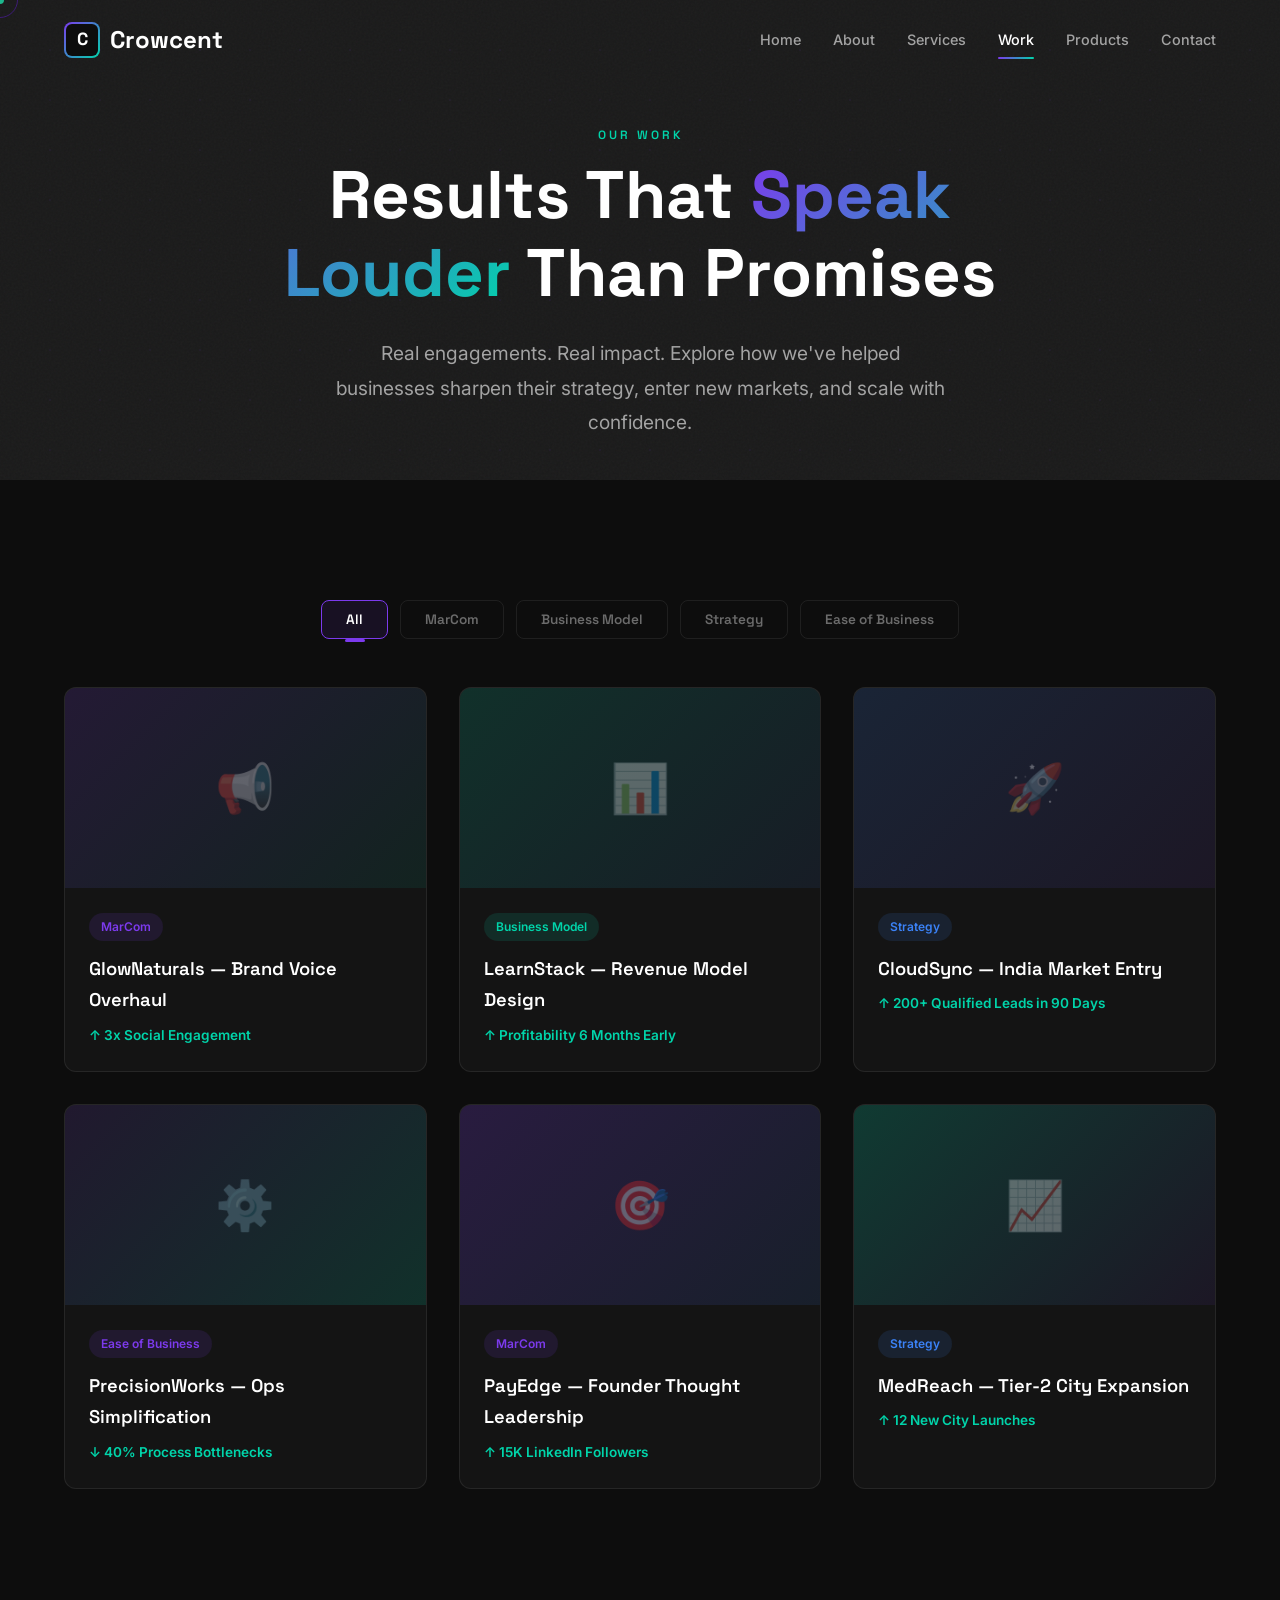
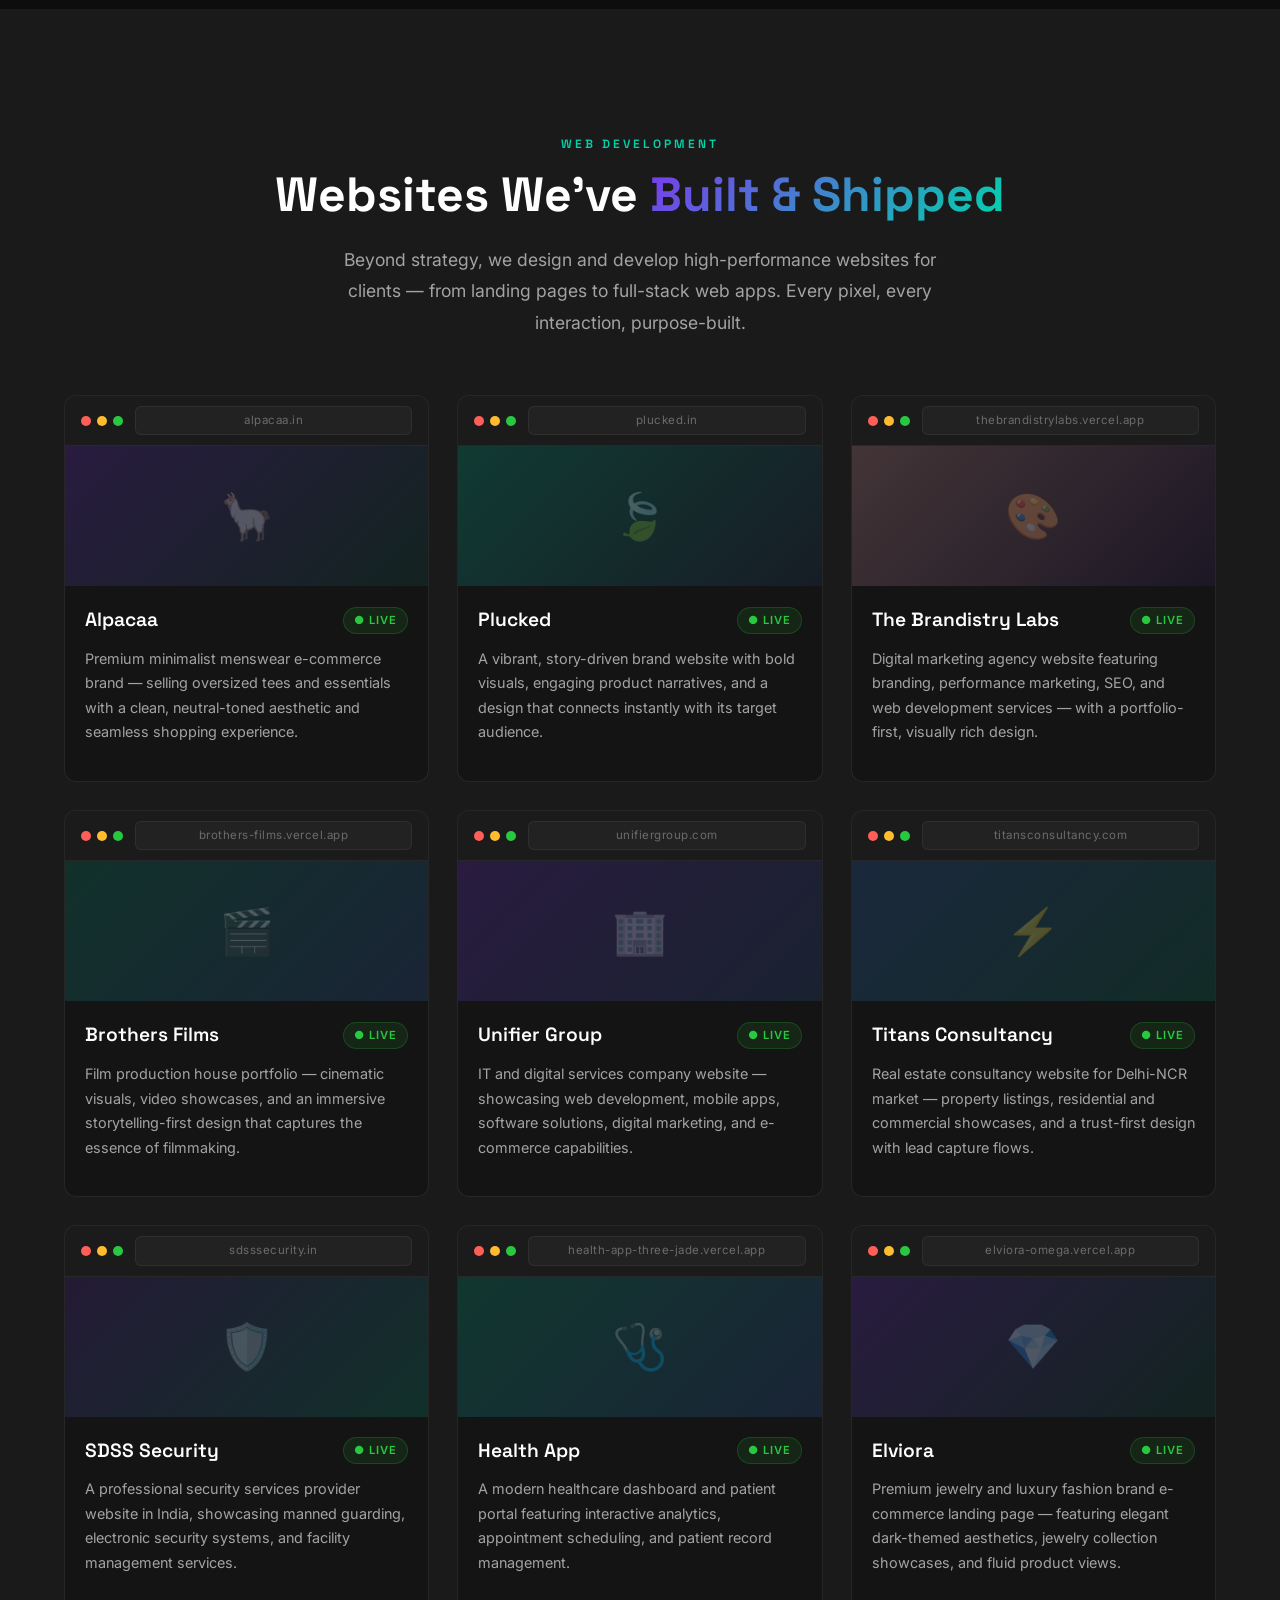
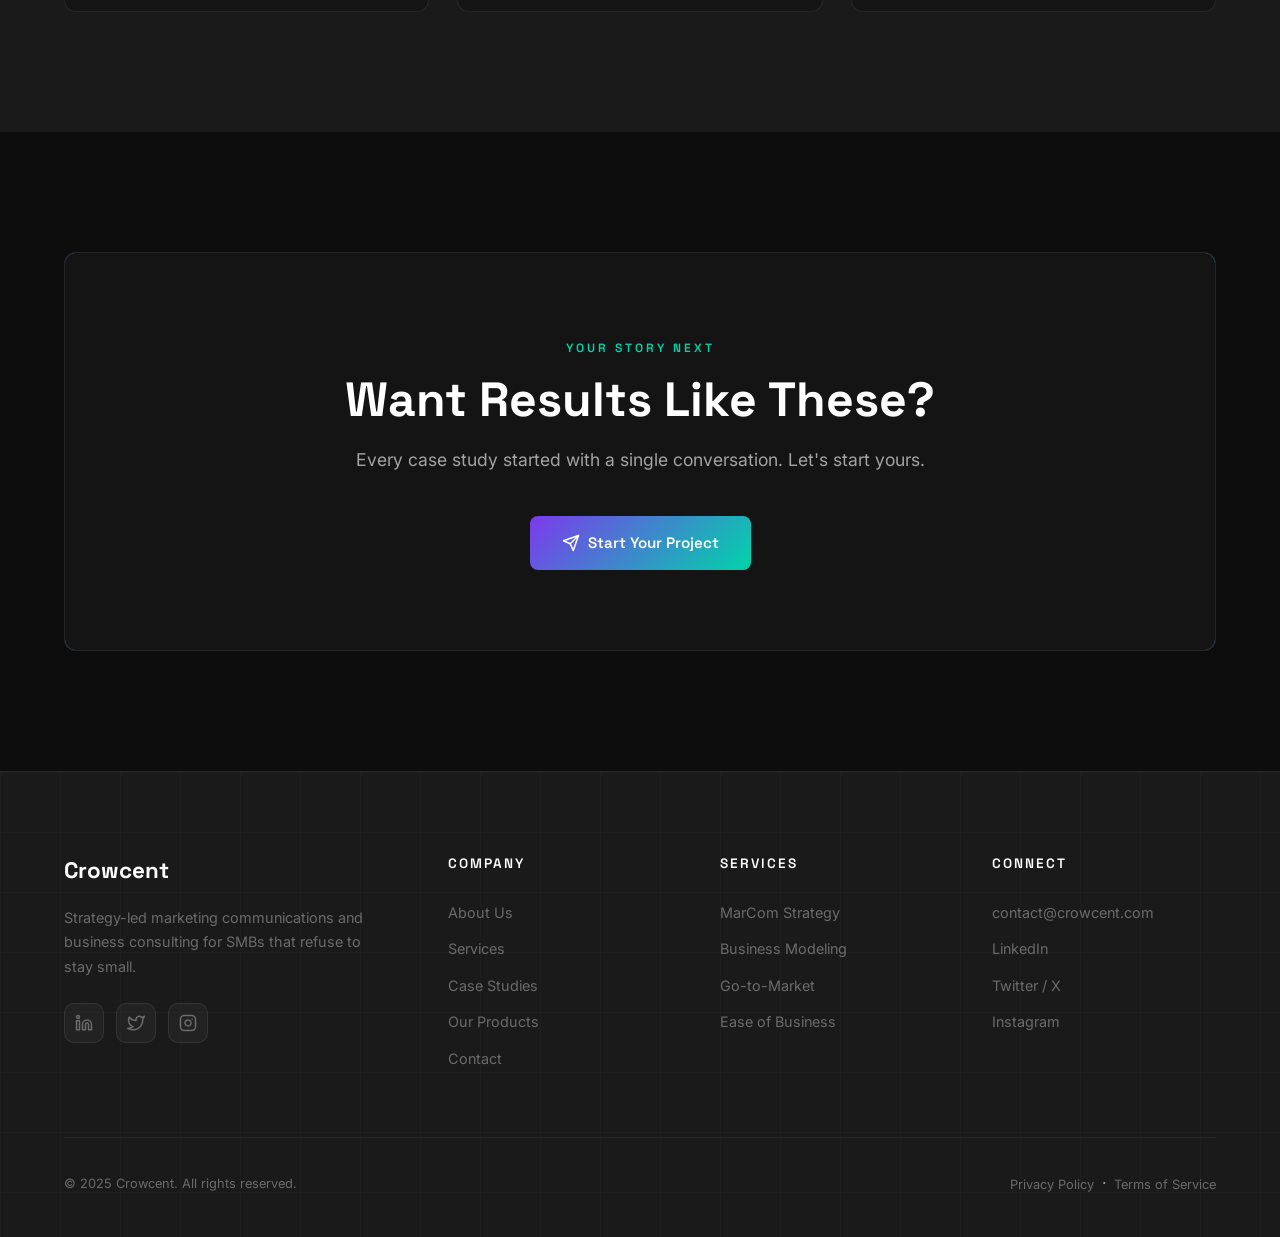
<file: work.html>
<!DOCTYPE html>
<html lang="en">

<head>
    <meta charset="UTF-8">
    <meta name="viewport" content="width=device-width, initial-scale=1.0">
    <title>Work — Crowcent | Case Studies &amp; Results</title>
    <meta name="description"
        content="Explore Crowcent's case studies and see how our MarCom, business model, and go-to-market strategies have driven measurable results for SMBs.">
    <link rel="stylesheet" href="css/style.css">
    <link rel="stylesheet" href="css/animations.css">
    <link rel="icon"
        href="data:image/svg+xml,<svg xmlns='http://www.w3.org/2000/svg' viewBox='0 0 100 100'><text y='.9em' font-size='90'>◆</text></svg>">
</head>

<body class="page-transition">

    <!-- Scroll Progress -->
    <div class="scroll-progress"></div>

    <!-- Custom Cursor -->
    <div class="cursor-dot"></div>
    <div class="cursor-ring"></div>

    <!-- Navbar -->
    <nav class="navbar">
        <div class="container">
            <a href="index.html" class="nav-logo">
                <div class="logo-icon"><span>C</span></div>
                Crowcent
            </a>
            <div class="nav-links">
                <a href="index.html">Home</a>
                <a href="about.html">About</a>
                <a href="services.html">Services</a>
                <a href="work.html" class="active">Work</a>
                <a href="products.html">Products</a>
                <a href="contact.html">Contact</a>
            </div>
            <div class="nav-hamburger">
                <span></span><span></span><span></span>
            </div>
        </div>
    </nav>

    <!-- Mobile Nav -->
    <div class="mobile-nav">
        <a href="index.html">Home</a>
        <a href="about.html">About</a>
        <a href="services.html">Services</a>
        <a href="work.html">Work</a>
        <a href="products.html">Products</a>
        <a href="contact.html">Contact</a>
    </div>

    <!-- ============ PAGE HERO ============ -->
    <section class="hero page-hero" style="background: var(--bg-secondary);">
        <canvas id="grid-canvas" class="hero-canvas"></canvas>
        <div class="grain-overlay"></div>
        <div class="hero-content">
            <p class="section-label reveal">Our Work</p>
            <h1 class="hero-title reveal">Results That <span class="text-gradient">Speak Louder</span> Than Promises
            </h1>
            <p class="hero-subtitle reveal">Real engagements. Real impact. Explore how we've helped businesses sharpen
                their strategy, enter new markets, and scale with confidence.</p>
        </div>
    </section>

    <!-- ============ CASE STUDIES ============ -->
    <section class="section" id="case-studies">
        <div class="container">

            <!-- Filter Buttons -->
            <div class="filter-buttons reveal">
                <button class="filter-btn active" data-filter="all">All</button>
                <button class="filter-btn" data-filter="marcom">MarCom</button>
                <button class="filter-btn" data-filter="business-model">Business Model</button>
                <button class="filter-btn" data-filter="strategy">Strategy</button>
                <button class="filter-btn" data-filter="ease">Ease of Business</button>
            </div>

            <!-- Work Grid -->
            <div class="work-grid stagger-children">

                <!-- Card 1 -->
                <div class="work-card reveal" data-category="marcom">
                    <div class="work-card-thumb"
                        style="background: linear-gradient(135deg, rgba(124,58,237,0.15), rgba(0,212,170,0.08));">
                        <span class="thumb-icon">📢</span>
                        <div class="work-card-overlay">
                            <p>Rebuilt the entire brand communication framework for a D2C skincare brand, resulting in
                                3x social media engagement and a unified brand voice across 5 channels.</p>
                            <a href="contact.html" class="btn btn-outline"
                                style="padding: 8px 20px; font-size: 0.8rem;">View Details</a>
                        </div>
                    </div>
                    <div class="work-card-body">
                        <span class="work-card-tag">MarCom</span>
                        <h3>GlowNaturals — Brand Voice Overhaul</h3>
                        <p class="metric">↑ 3x Social Engagement</p>
                    </div>
                </div>

                <!-- Card 2 -->
                <div class="work-card reveal" data-category="business-model">
                    <div class="work-card-thumb"
                        style="background: linear-gradient(135deg, rgba(0,212,170,0.15), rgba(59,130,246,0.08));">
                        <span class="thumb-icon">📊</span>
                        <div class="work-card-overlay">
                            <p>Designed a subscription + marketplace hybrid revenue model for an edtech startup,
                                enabling them to reach profitability 6 months ahead of projection.</p>
                            <a href="contact.html" class="btn btn-outline"
                                style="padding: 8px 20px; font-size: 0.8rem;">View Details</a>
                        </div>
                    </div>
                    <div class="work-card-body">
                        <span class="work-card-tag"
                            style="background: rgba(0,212,170,0.12); color: var(--accent-teal);">Business Model</span>
                        <h3>LearnStack — Revenue Model Design</h3>
                        <p class="metric">↑ Profitability 6 Months Early</p>
                    </div>
                </div>

                <!-- Card 3 -->
                <div class="work-card reveal" data-category="strategy">
                    <div class="work-card-thumb"
                        style="background: linear-gradient(135deg, rgba(59,130,246,0.15), rgba(124,58,237,0.08));">
                        <span class="thumb-icon">🚀</span>
                        <div class="work-card-overlay">
                            <p>Created a complete go-to-market playbook for a B2B SaaS tool entering the Indian market.
                                Included positioning, pricing tiers, channel strategy, and 90-day launch plan.</p>
                            <a href="contact.html" class="btn btn-outline"
                                style="padding: 8px 20px; font-size: 0.8rem;">View Details</a>
                        </div>
                    </div>
                    <div class="work-card-body">
                        <span class="work-card-tag"
                            style="background: rgba(59,130,246,0.12); color: var(--accent-blue);">Strategy</span>
                        <h3>CloudSync — India Market Entry</h3>
                        <p class="metric">↑ 200+ Qualified Leads in 90 Days</p>
                    </div>
                </div>

                <!-- Card 4 -->
                <div class="work-card reveal" data-category="ease">
                    <div class="work-card-thumb"
                        style="background: linear-gradient(135deg, rgba(124,58,237,0.12), rgba(0,212,170,0.15));">
                        <span class="thumb-icon">⚙️</span>
                        <div class="work-card-overlay">
                            <p>Streamlined compliance and operational workflows for a manufacturing SMB, reducing
                                process bottlenecks by 40% and cutting regulatory turnaround time in half.</p>
                            <a href="contact.html" class="btn btn-outline"
                                style="padding: 8px 20px; font-size: 0.8rem;">View Details</a>
                        </div>
                    </div>
                    <div class="work-card-body">
                        <span class="work-card-tag">Ease of Business</span>
                        <h3>PrecisionWorks — Ops Simplification</h3>
                        <p class="metric">↓ 40% Process Bottlenecks</p>
                    </div>
                </div>

                <!-- Card 5 -->
                <div class="work-card reveal" data-category="marcom">
                    <div class="work-card-thumb"
                        style="background: linear-gradient(135deg, rgba(124,58,237,0.2), rgba(59,130,246,0.1));">
                        <span class="thumb-icon">🎯</span>
                        <div class="work-card-overlay">
                            <p>Developed a content strategy and thought-leadership program for a fintech startup's
                                founder, resulting in 15K LinkedIn followers and 4 inbound enterprise deals.</p>
                            <a href="contact.html" class="btn btn-outline"
                                style="padding: 8px 20px; font-size: 0.8rem;">View Details</a>
                        </div>
                    </div>
                    <div class="work-card-body">
                        <span class="work-card-tag">MarCom</span>
                        <h3>PayEdge — Founder Thought Leadership</h3>
                        <p class="metric">↑ 15K LinkedIn Followers</p>
                    </div>
                </div>

                <!-- Card 6 -->
                <div class="work-card reveal" data-category="strategy">
                    <div class="work-card-thumb"
                        style="background: linear-gradient(135deg, rgba(0,212,170,0.2), rgba(124,58,237,0.08));">
                        <span class="thumb-icon">📈</span>
                        <div class="work-card-overlay">
                            <p>Built a multi-channel GTM strategy for a health-tech company expanding into tier-2
                                cities. Included doctor onboarding playbooks, local marketing, and partnership
                                frameworks.</p>
                            <a href="contact.html" class="btn btn-outline"
                                style="padding: 8px 20px; font-size: 0.8rem;">View Details</a>
                        </div>
                    </div>
                    <div class="work-card-body">
                        <span class="work-card-tag"
                            style="background: rgba(59,130,246,0.12); color: var(--accent-blue);">Strategy</span>
                        <h3>MedReach — Tier-2 City Expansion</h3>
                        <p class="metric">↑ 12 New City Launches</p>
                    </div>
                </div>

            </div>
        </div>
    </section>

    <!-- ============ WEBSITES WE'VE BUILT ============ -->
    <section class="section" id="client-websites" style="background: var(--bg-secondary);">
        <div class="container">
            <div class="text-center reveal">
                <p class="section-label">Web Development</p>
                <h2 class="section-title">Websites We've <span class="text-gradient">Built & Shipped</span></h2>
                <p class="section-subtitle mx-auto">Beyond strategy, we design and develop high-performance websites
                    for clients — from landing pages to full-stack web apps. Every pixel, every interaction,
                    purpose-built.</p>
            </div>

            <div class="websites-grid stagger-children">

                <!-- Website 1: Alpacaa -->
                <div class="website-card reveal">
                    <div class="website-browser-frame">
                        <div class="browser-dots">
                            <span class="dot-red"></span>
                            <span class="dot-yellow"></span>
                            <span class="dot-green"></span>
                        </div>
                        <div class="browser-url">alpacaa.in</div>
                    </div>
                    <div class="website-preview"
                        style="background: linear-gradient(135deg, rgba(124,58,237,0.2), rgba(0,212,170,0.08));">
                        <div class="website-preview-content">
                            <span class="preview-icon">🦙</span>
                            <div class="website-hover-overlay">
                                <a href="https://www.alpacaa.in" target="_blank" rel="noopener noreferrer"
                                    class="btn btn-outline"
                                    style="padding: 10px 24px; font-size: 0.85rem;">
                                    <svg width="16" height="16" viewBox="0 0 24 24" fill="none" stroke="currentColor"
                                        stroke-width="2" stroke-linecap="round" stroke-linejoin="round">
                                        <path d="M18 13v6a2 2 0 0 1-2 2H5a2 2 0 0 1-2-2V8a2 2 0 0 1 2-2h6" />
                                        <polyline points="15 3 21 3 21 9" />
                                        <line x1="10" y1="14" x2="21" y2="3" />
                                    </svg>
                                    Visit Live Site
                                </a>
                            </div>
                        </div>
                    </div>
                    <div class="website-card-info">
                        <div class="website-card-header">
                            <h3>Alpacaa</h3>
                            <span class="website-status live">● Live</span>
                        </div>
                        <p>Premium minimalist menswear e-commerce brand — selling oversized tees and essentials with
                            a clean, neutral-toned aesthetic and seamless shopping experience.</p>
                    </div>
                </div>

                <!-- Website 2: Plucked -->
                <div class="website-card reveal">
                    <div class="website-browser-frame">
                        <div class="browser-dots">
                            <span class="dot-red"></span>
                            <span class="dot-yellow"></span>
                            <span class="dot-green"></span>
                        </div>
                        <div class="browser-url">plucked.in</div>
                    </div>
                    <div class="website-preview"
                        style="background: linear-gradient(135deg, rgba(0,212,170,0.2), rgba(59,130,246,0.08));">
                        <div class="website-preview-content">
                            <span class="preview-icon">🍃</span>
                            <div class="website-hover-overlay">
                                <a href="https://www.plucked.in" target="_blank" rel="noopener noreferrer"
                                    class="btn btn-outline"
                                    style="padding: 10px 24px; font-size: 0.85rem;">
                                    <svg width="16" height="16" viewBox="0 0 24 24" fill="none" stroke="currentColor"
                                        stroke-width="2" stroke-linecap="round" stroke-linejoin="round">
                                        <path d="M18 13v6a2 2 0 0 1-2 2H5a2 2 0 0 1-2-2V8a2 2 0 0 1 2-2h6" />
                                        <polyline points="15 3 21 3 21 9" />
                                        <line x1="10" y1="14" x2="21" y2="3" />
                                    </svg>
                                    Visit Live Site
                                </a>
                            </div>
                        </div>
                    </div>
                    <div class="website-card-info">
                        <div class="website-card-header">
                            <h3>Plucked</h3>
                            <span class="website-status live">● Live</span>
                        </div>
                        <p>A vibrant, story-driven brand website with bold visuals, engaging product narratives,
                            and a design that connects instantly with its target audience.</p>
                    </div>
                </div>

                <!-- Website 3: The Brandistry Labs -->
                <div class="website-card reveal">
                    <div class="website-browser-frame">
                        <div class="browser-dots">
                            <span class="dot-red"></span>
                            <span class="dot-yellow"></span>
                            <span class="dot-green"></span>
                        </div>
                        <div class="browser-url">thebrandistrylabs.vercel.app</div>
                    </div>
                    <div class="website-preview"
                        style="background: linear-gradient(135deg, rgba(255,182,193,0.2), rgba(124,58,237,0.08));">
                        <div class="website-preview-content">
                            <span class="preview-icon">🎨</span>
                            <div class="website-hover-overlay">
                                <a href="https://thebrandistrylabs.vercel.app/" target="_blank" rel="noopener noreferrer"
                                    class="btn btn-outline"
                                    style="padding: 10px 24px; font-size: 0.85rem;">
                                    <svg width="16" height="16" viewBox="0 0 24 24" fill="none" stroke="currentColor"
                                        stroke-width="2" stroke-linecap="round" stroke-linejoin="round">
                                        <path d="M18 13v6a2 2 0 0 1-2 2H5a2 2 0 0 1-2-2V8a2 2 0 0 1 2-2h6" />
                                        <polyline points="15 3 21 3 21 9" />
                                        <line x1="10" y1="14" x2="21" y2="3" />
                                    </svg>
                                    Visit Live Site
                                </a>
                            </div>
                        </div>
                    </div>
                    <div class="website-card-info">
                        <div class="website-card-header">
                            <h3>The Brandistry Labs</h3>
                            <span class="website-status live">● Live</span>
                        </div>
                        <p>Digital marketing agency website featuring branding, performance marketing, SEO, and
                            web development services — with a portfolio-first, visually rich design.</p>
                    </div>
                </div>

                <!-- Website 4: Brothers Films -->
                <div class="website-card reveal">
                    <div class="website-browser-frame">
                        <div class="browser-dots">
                            <span class="dot-red"></span>
                            <span class="dot-yellow"></span>
                            <span class="dot-green"></span>
                        </div>
                        <div class="browser-url">brothers-films.vercel.app</div>
                    </div>
                    <div class="website-preview"
                        style="background: linear-gradient(135deg, rgba(0,212,170,0.15), rgba(59,130,246,0.15));">
                        <div class="website-preview-content">
                            <span class="preview-icon">🎬</span>
                            <div class="website-hover-overlay">
                                <a href="https://brothers-films.vercel.app/" target="_blank" rel="noopener noreferrer"
                                    class="btn btn-outline"
                                    style="padding: 10px 24px; font-size: 0.85rem;">
                                    <svg width="16" height="16" viewBox="0 0 24 24" fill="none" stroke="currentColor"
                                        stroke-width="2" stroke-linecap="round" stroke-linejoin="round">
                                        <path d="M18 13v6a2 2 0 0 1-2 2H5a2 2 0 0 1-2-2V8a2 2 0 0 1 2-2h6" />
                                        <polyline points="15 3 21 3 21 9" />
                                        <line x1="10" y1="14" x2="21" y2="3" />
                                    </svg>
                                    Visit Live Site
                                </a>
                            </div>
                        </div>
                    </div>
                    <div class="website-card-info">
                        <div class="website-card-header">
                            <h3>Brothers Films</h3>
                            <span class="website-status live">● Live</span>
                        </div>
                        <p>Film production house portfolio — cinematic visuals, video showcases, and an immersive
                            storytelling-first design that captures the essence of filmmaking.</p>
                    </div>
                </div>

                <!-- Website 5: Unifier Group -->
                <div class="website-card reveal">
                    <div class="website-browser-frame">
                        <div class="browser-dots">
                            <span class="dot-red"></span>
                            <span class="dot-yellow"></span>
                            <span class="dot-green"></span>
                        </div>
                        <div class="browser-url">unifiergroup.com</div>
                    </div>
                    <div class="website-preview"
                        style="background: linear-gradient(135deg, rgba(124,58,237,0.2), rgba(59,130,246,0.12));">
                        <div class="website-preview-content">
                            <span class="preview-icon">🏢</span>
                            <div class="website-hover-overlay">
                                <a href="https://unifiergroup.com/" target="_blank" rel="noopener noreferrer"
                                    class="btn btn-outline"
                                    style="padding: 10px 24px; font-size: 0.85rem;">
                                    <svg width="16" height="16" viewBox="0 0 24 24" fill="none" stroke="currentColor"
                                        stroke-width="2" stroke-linecap="round" stroke-linejoin="round">
                                        <path d="M18 13v6a2 2 0 0 1-2 2H5a2 2 0 0 1-2-2V8a2 2 0 0 1 2-2h6" />
                                        <polyline points="15 3 21 3 21 9" />
                                        <line x1="10" y1="14" x2="21" y2="3" />
                                    </svg>
                                    Visit Live Site
                                </a>
                            </div>
                        </div>
                    </div>
                    <div class="website-card-info">
                        <div class="website-card-header">
                            <h3>Unifier Group</h3>
                            <span class="website-status live">● Live</span>
                        </div>
                        <p>IT and digital services company website — showcasing web development, mobile apps,
                            software solutions, digital marketing, and e-commerce capabilities.</p>
                    </div>
                </div>

                <!-- Website 6: Titans Consultancy -->
                <div class="website-card reveal">
                    <div class="website-browser-frame">
                        <div class="browser-dots">
                            <span class="dot-red"></span>
                            <span class="dot-yellow"></span>
                            <span class="dot-green"></span>
                        </div>
                        <div class="browser-url">titansconsultancy.com</div>
                    </div>
                    <div class="website-preview"
                        style="background: linear-gradient(135deg, rgba(59,130,246,0.18), rgba(0,212,170,0.12));">
                        <div class="website-preview-content">
                            <span class="preview-icon">⚡</span>
                            <div class="website-hover-overlay">
                                <a href="https://titansconsultancy.com/" target="_blank" rel="noopener noreferrer"
                                    class="btn btn-outline"
                                    style="padding: 10px 24px; font-size: 0.85rem;">
                                    <svg width="16" height="16" viewBox="0 0 24 24" fill="none" stroke="currentColor"
                                        stroke-width="2" stroke-linecap="round" stroke-linejoin="round">
                                        <path d="M18 13v6a2 2 0 0 1-2 2H5a2 2 0 0 1-2-2V8a2 2 0 0 1 2-2h6" />
                                        <polyline points="15 3 21 3 21 9" />
                                        <line x1="10" y1="14" x2="21" y2="3" />
                                    </svg>
                                    Visit Live Site
                                </a>
                            </div>
                        </div>
                    </div>
                    <div class="website-card-info">
                        <div class="website-card-header">
                            <h3>Titans Consultancy</h3>
                            <span class="website-status live">● Live</span>
                        </div>
                        <p>Real estate consultancy website for Delhi-NCR market — property listings, residential
                            and commercial showcases, and a trust-first design with lead capture flows.</p>
                    </div>
                </div>

                <!-- Website 7: SDSS Security -->
                <div class="website-card reveal">
                    <div class="website-browser-frame">
                        <div class="browser-dots">
                            <span class="dot-red"></span>
                            <span class="dot-yellow"></span>
                            <span class="dot-green"></span>
                        </div>
                        <div class="browser-url">sdsssecurity.in</div>
                    </div>
                    <div class="website-preview"
                        style="background: linear-gradient(135deg, rgba(124,58,237,0.15), rgba(0,212,170,0.15));">
                        <div class="website-preview-content">
                            <span class="preview-icon">🛡️</span>
                            <div class="website-hover-overlay">
                                <a href="https://sdsssecurity.in" target="_blank" rel="noopener noreferrer"
                                    class="btn btn-outline"
                                    style="padding: 10px 24px; font-size: 0.85rem;">
                                    <svg width="16" height="16" viewBox="0 0 24 24" fill="none" stroke="currentColor"
                                        stroke-width="2" stroke-linecap="round" stroke-linejoin="round">
                                        <path d="M18 13v6a2 2 0 0 1-2 2H5a2 2 0 0 1-2-2V8a2 2 0 0 1 2-2h6" />
                                        <polyline points="15 3 21 3 21 9" />
                                        <line x1="10" y1="14" x2="21" y2="3" />
                                    </svg>
                                    Visit Live Site
                                </a>
                            </div>
                        </div>
                    </div>
                    <div class="website-card-info">
                        <div class="website-card-header">
                            <h3>SDSS Security</h3>
                            <span class="website-status live">● Live</span>
                        </div>
                        <p>A professional security services provider website in India, showcasing manned guarding, electronic security systems, and facility management services.</p>
                    </div>
                </div>

                <!-- Website 8: Health App -->
                <div class="website-card reveal">
                    <div class="website-browser-frame">
                        <div class="browser-dots">
                            <span class="dot-red"></span>
                            <span class="dot-yellow"></span>
                            <span class="dot-green"></span>
                        </div>
                        <div class="browser-url">health-app-three-jade.vercel.app</div>
                    </div>
                    <div class="website-preview"
                        style="background: linear-gradient(135deg, rgba(0,212,170,0.18), rgba(59,130,246,0.15));">
                        <div class="website-preview-content">
                            <span class="preview-icon">🩺</span>
                            <div class="website-hover-overlay">
                                <a href="https://health-app-three-jade.vercel.app/" target="_blank" rel="noopener noreferrer"
                                    class="btn btn-outline"
                                    style="padding: 10px 24px; font-size: 0.85rem;">
                                    <svg width="16" height="16" viewBox="0 0 24 24" fill="none" stroke="currentColor"
                                        stroke-width="2" stroke-linecap="round" stroke-linejoin="round">
                                        <path d="M18 13v6a2 2 0 0 1-2 2H5a2 2 0 0 1-2-2V8a2 2 0 0 1 2-2h6" />
                                        <polyline points="15 3 21 3 21 9" />
                                        <line x1="10" y1="14" x2="21" y2="3" />
                                    </svg>
                                    Visit Live Site
                                </a>
                            </div>
                        </div>
                    </div>
                    <div class="website-card-info">
                        <div class="website-card-header">
                            <h3>Health App</h3>
                            <span class="website-status live">● Live</span>
                        </div>
                        <p>A modern healthcare dashboard and patient portal featuring interactive analytics, appointment scheduling, and patient record management.</p>
                    </div>
                </div>

                <!-- Website 9: Elviora -->
                <div class="website-card reveal">
                    <div class="website-browser-frame">
                        <div class="browser-dots">
                            <span class="dot-red"></span>
                            <span class="dot-yellow"></span>
                            <span class="dot-green"></span>
                        </div>
                        <div class="browser-url">elviora-omega.vercel.app</div>
                    </div>
                    <div class="website-preview"
                        style="background: linear-gradient(135deg, rgba(124,58,237,0.2), rgba(0,212,170,0.08));">
                        <div class="website-preview-content">
                            <span class="preview-icon">💎</span>
                            <div class="website-hover-overlay">
                                <a href="https://elviora-omega.vercel.app/" target="_blank" rel="noopener noreferrer"
                                    class="btn btn-outline"
                                    style="padding: 10px 24px; font-size: 0.85rem;">
                                    <svg width="16" height="16" viewBox="0 0 24 24" fill="none" stroke="currentColor"
                                        stroke-width="2" stroke-linecap="round" stroke-linejoin="round">
                                        <path d="M18 13v6a2 2 0 0 1-2 2H5a2 2 0 0 1-2-2V8a2 2 0 0 1 2-2h6" />
                                        <polyline points="15 3 21 3 21 9" />
                                        <line x1="10" y1="14" x2="21" y2="3" />
                                    </svg>
                                    Visit Live Site
                                </a>
                            </div>
                        </div>
                    </div>
                    <div class="website-card-info">
                        <div class="website-card-header">
                            <h3>Elviora</h3>
                            <span class="website-status live">● Live</span>
                        </div>
                        <p>Premium jewelry and luxury fashion brand e-commerce landing page — featuring elegant dark-themed aesthetics, jewelry collection showcases, and fluid product views.</p>
                    </div>
                </div>

            </div>
        </div>
    </section>

    <!-- ============ CTA BANNER ============ -->
    <section class="section">
        <div class="container">
            <div class="cta-banner reveal-scale">
                <p class="section-label">Your Story Next</p>
                <h2 class="section-title">Want Results Like These?</h2>
                <p class="section-subtitle mx-auto">Every case study started with a single conversation. Let's start
                    yours.</p>
                <a href="contact.html" class="btn btn-glow" style="margin-top: 8px;">
                    <svg width="18" height="18" viewBox="0 0 24 24" fill="none" stroke="currentColor" stroke-width="2"
                        stroke-linecap="round" stroke-linejoin="round">
                        <line x1="22" y1="2" x2="11" y2="13" />
                        <polygon points="22 2 15 22 11 13 2 9 22 2" />
                    </svg>
                    Start Your Project
                </a>
            </div>
        </div>
    </section>

    <!-- ============ FOOTER ============ -->
    <footer class="footer">
        <div class="container">
            <div class="footer-grid">
                <div class="footer-brand">
                    <span class="footer-logo">Crowcent</span>
                    <p>Strategy-led marketing communications and business consulting for SMBs that refuse to stay small.
                    </p>
                    <div class="footer-social">
                        <a href="#" aria-label="LinkedIn">
                            <svg width="18" height="18" viewBox="0 0 24 24" fill="none" stroke="currentColor"
                                stroke-width="2" stroke-linecap="round" stroke-linejoin="round">
                                <path
                                    d="M16 8a6 6 0 0 1 6 6v7h-4v-7a2 2 0 0 0-2-2 2 2 0 0 0-2 2v7h-4v-7a6 6 0 0 1 6-6z" />
                                <rect x="2" y="9" width="4" height="12" />
                                <circle cx="4" cy="4" r="2" />
                            </svg>
                        </a>
                        <a href="#" aria-label="Twitter">
                            <svg width="18" height="18" viewBox="0 0 24 24" fill="none" stroke="currentColor"
                                stroke-width="2" stroke-linecap="round" stroke-linejoin="round">
                                <path
                                    d="M23 3a10.9 10.9 0 0 1-3.14 1.53 4.48 4.48 0 0 0-7.86 3v1A10.66 10.66 0 0 1 3 4s-4 9 5 13a11.64 11.64 0 0 1-7 2c9 5 20 0 20-11.5a4.5 4.5 0 0 0-.08-.83A7.72 7.72 0 0 0 23 3z" />
                            </svg>
                        </a>
                        <a href="#" aria-label="Instagram">
                            <svg width="18" height="18" viewBox="0 0 24 24" fill="none" stroke="currentColor"
                                stroke-width="2" stroke-linecap="round" stroke-linejoin="round">
                                <rect x="2" y="2" width="20" height="20" rx="5" ry="5" />
                                <path d="M16 11.37A4 4 0 1 1 12.63 8 4 4 0 0 1 16 11.37z" />
                                <line x1="17.5" y1="6.5" x2="17.51" y2="6.5" />
                            </svg>
                        </a>
                    </div>
                </div>
                <div class="footer-column">
                    <h4>Company</h4>
                    <a href="about.html">About Us</a>
                    <a href="services.html">Services</a>
                    <a href="work.html">Case Studies</a>
                    <a href="products.html">Our Products</a>
                    <a href="contact.html">Contact</a>
                </div>
                <div class="footer-column">
                    <h4>Services</h4>
                    <a href="services.html">MarCom Strategy</a>
                    <a href="services.html">Business Modeling</a>
                    <a href="services.html">Go-to-Market</a>
                    <a href="services.html">Ease of Business</a>
                </div>
                <div class="footer-column">
                    <h4>Connect</h4>
                    <a href="mailto:contact@crowcent.com">contact@crowcent.com</a>
                    <a href="#">LinkedIn</a>
                    <a href="#">Twitter / X</a>
                    <a href="#">Instagram</a>
                </div>
            </div>
            <div class="footer-bottom">
                <p>&copy; 2025 Crowcent. All rights reserved.</p>
                <div>
                    <a href="privacy.html">Privacy Policy</a> &nbsp;·&nbsp; <a href="terms.html">Terms of Service</a>
                </div>
            </div>
        </div>
    </footer>

    <!-- Back to Top -->
    <button class="back-to-top" aria-label="Back to top">
        <svg width="20" height="20" viewBox="0 0 24 24" fill="none" stroke="currentColor" stroke-width="2.5"
            stroke-linecap="round" stroke-linejoin="round">
            <polyline points="18 15 12 9 6 15" />
        </svg>
    </button>

    <script src="js/animations.js"></script>
    <script src="js/main.js"></script>
</body>

</html>
</file>
<file: css/style.css>
/* ============================================
   CROWCENT — Design System & Global Styles
   ============================================ */

/* ---------- Google Fonts ---------- */
@import url('https://fonts.googleapis.com/css2?family=Inter:wght@300;400;500;600;700&family=Space+Grotesk:wght@400;500;600;700&display=swap');

/* ---------- CSS Variables ---------- */
:root {
  /* Backgrounds */
  --bg-primary: #0D0D0D;
  --bg-secondary: #1A1A1A;
  --bg-card: #141414;
  --bg-card-glass: rgba(20, 20, 20, 0.6);

  /* Accent colors */
  --accent-purple: #7C3AED;
  --accent-teal: #00D4AA;
  --accent-blue: #3B82F6;

  /* Text */
  --text-white: #FFFFFF;
  --text-body: #A3A3A3;
  --text-muted: #6B6B6B;

  /* Borders */
  --border-subtle: rgba(255, 255, 255, 0.06);
  --border-glass: rgba(255, 255, 255, 0.08);

  /* Radius */
  --radius-card: 12px;
  --radius-btn: 8px;

  /* Fonts */
  --font-heading: 'Space Grotesk', sans-serif;
  --font-body: 'Inter', sans-serif;

  /* Spacing */
  --section-padding: 120px 0;
  --container-width: 1200px;

  /* Transitions */
  --transition-fast: 0.25s ease;
  --transition-base: 0.4s ease;
  --transition-slow: 0.6s ease;
}

/* ---------- Reset ---------- */
*, *::before, *::after {
  margin: 0;
  padding: 0;
  box-sizing: border-box;
}

html {
  scroll-behavior: smooth;
  font-size: 16px;
  scrollbar-width: thin;
  scrollbar-color: var(--accent-purple) var(--bg-secondary);
}

body {
  font-family: var(--font-body);
  background: var(--bg-primary);
  color: var(--text-body);
  line-height: 1.7;
  overflow-x: hidden;
  -webkit-font-smoothing: antialiased;
  -moz-osx-font-smoothing: grayscale;
}

::-webkit-scrollbar { width: 6px; }
::-webkit-scrollbar-track { background: var(--bg-secondary); }
::-webkit-scrollbar-thumb { background: var(--accent-purple); border-radius: 3px; }

a {
  text-decoration: none;
  color: inherit;
  transition: color var(--transition-fast);
}

ul, ol { list-style: none; }

img { max-width: 100%; display: block; }

button, input, textarea, select {
  font-family: var(--font-body);
  outline: none;
  border: none;
  background: none;
}

/* ---------- Custom Cursor ---------- */
.cursor-dot,
.cursor-ring {
  position: fixed;
  top: 0;
  left: 0;
  border-radius: 50%;
  pointer-events: none;
  z-index: 99999;
  mix-blend-mode: difference;
}
.cursor-dot {
  width: 8px;
  height: 8px;
  background: var(--accent-teal);
  transform: translate(-50%, -50%);
  transition: width 0.2s, height 0.2s, background 0.2s;
}
.cursor-ring {
  width: 36px;
  height: 36px;
  border: 1.5px solid rgba(124, 58, 237, 0.5);
  transform: translate(-50%, -50%);
  transition: width 0.3s ease, height 0.3s ease, border-color 0.3s ease;
}
.cursor-dot.active { width: 14px; height: 14px; background: var(--accent-purple); }
.cursor-ring.active { width: 50px; height: 50px; border-color: var(--accent-teal); }

/* Hide custom cursor on touch devices */
@media (hover: none) {
  .cursor-dot, .cursor-ring { display: none; }
}

/* ---------- Scroll Progress Bar ---------- */
.scroll-progress {
  position: fixed;
  top: 0;
  left: 0;
  height: 3px;
  background: linear-gradient(90deg, var(--accent-purple), var(--accent-teal), var(--accent-blue));
  z-index: 10001;
  width: 0%;
  transition: width 0.05s linear;
}

/* ---------- Page Loader ---------- */
.page-loader {
  position: fixed;
  inset: 0;
  background: var(--bg-primary);
  z-index: 100000;
  display: flex;
  align-items: center;
  justify-content: center;
  transition: opacity 0.6s ease, visibility 0.6s ease;
}
.page-loader.hidden {
  opacity: 0;
  visibility: hidden;
}
.loader-logo {
  font-family: var(--font-heading);
  font-size: 2rem;
  font-weight: 700;
  color: var(--text-white);
  animation: loaderPulse 1.2s ease-in-out infinite;
}
@keyframes loaderPulse {
  0%, 100% { opacity: 0.3; transform: scale(0.95); }
  50% { opacity: 1; transform: scale(1); }
}

/* ---------- Layout Utilities ---------- */
.container {
  width: 100%;
  max-width: var(--container-width);
  margin: 0 auto;
  padding: 0 24px;
}

.section {
  padding: var(--section-padding);
  position: relative;
}

.section-label {
  font-family: var(--font-heading);
  font-size: 0.75rem;
  font-weight: 600;
  letter-spacing: 3px;
  text-transform: uppercase;
  color: var(--accent-teal);
  margin-bottom: 12px;
  display: inline-block;
}

.section-title {
  font-family: var(--font-heading);
  font-size: clamp(2rem, 4vw, 3rem);
  font-weight: 700;
  color: var(--text-white);
  line-height: 1.2;
  margin-bottom: 20px;
}

.section-subtitle {
  font-size: 1.1rem;
  color: var(--text-body);
  max-width: 600px;
  line-height: 1.8;
}

.text-gradient {
  background: linear-gradient(135deg, var(--accent-purple), var(--accent-teal));
  -webkit-background-clip: text;
  -webkit-text-fill-color: transparent;
  background-clip: text;
}

.text-center { text-align: center; }

.mx-auto { margin-left: auto; margin-right: auto; }

/* ---------- Grain Overlay ---------- */
.grain-overlay {
  position: absolute;
  inset: 0;
  pointer-events: none;
  opacity: 0.035;
  background-image: url("data:image/svg+xml,%3Csvg viewBox='0 0 256 256' xmlns='http://www.w3.org/2000/svg'%3E%3Cfilter id='noise'%3E%3CfeTurbulence type='fractalNoise' baseFrequency='0.9' numOctaves='4' stitchTiles='stitch'/%3E%3C/filter%3E%3Crect width='100%25' height='100%25' filter='url(%23noise)'/%3E%3C/svg%3E");
  background-repeat: repeat;
  z-index: 1;
}

/* ============================================
   NAVBAR
   ============================================ */
.navbar {
  position: fixed;
  top: 0;
  left: 0;
  width: 100%;
  padding: 20px 0;
  z-index: 10000;
  transition: background var(--transition-base), padding var(--transition-base), backdrop-filter var(--transition-base);
}
.navbar.scrolled {
  background: rgba(13, 13, 13, 0.9);
  backdrop-filter: blur(20px);
  -webkit-backdrop-filter: blur(20px);
  padding: 12px 0;
  border-bottom: 1px solid var(--border-subtle);
}
.navbar .container {
  display: flex;
  align-items: center;
  justify-content: space-between;
}

/* Logo */
.nav-logo {
  display: flex;
  align-items: center;
  gap: 10px;
  font-family: var(--font-heading);
  font-size: 1.5rem;
  font-weight: 700;
  color: var(--text-white);
  z-index: 101;
}
.nav-logo .logo-icon {
  width: 36px;
  height: 36px;
  background: linear-gradient(135deg, var(--accent-purple), var(--accent-teal));
  border-radius: 8px;
  display: flex;
  align-items: center;
  justify-content: center;
  font-size: 1.1rem;
  font-weight: 700;
  color: var(--text-white);
  position: relative;
  overflow: hidden;
}
.nav-logo .logo-icon::after {
  content: '';
  position: absolute;
  inset: 2px;
  background: var(--bg-primary);
  border-radius: 6px;
  z-index: 0;
}
.nav-logo .logo-icon span {
  position: relative;
  z-index: 1;
}

/* Nav Links */
.nav-links {
  display: flex;
  align-items: center;
  gap: 32px;
}
.nav-links a {
  font-size: 0.9rem;
  font-weight: 500;
  color: var(--text-body);
  position: relative;
  padding: 4px 0;
  transition: color var(--transition-fast);
}
.nav-links a::after {
  content: '';
  position: absolute;
  bottom: -2px;
  left: 0;
  width: 0;
  height: 2px;
  background: linear-gradient(90deg, var(--accent-purple), var(--accent-teal));
  border-radius: 2px;
  transition: width var(--transition-base);
}
.nav-links a:hover,
.nav-links a.active {
  color: var(--text-white);
}
.nav-links a:hover::after,
.nav-links a.active::after {
  width: 100%;
}

/* CTA in nav */
.nav-cta {
  padding: 10px 24px;
  background: linear-gradient(135deg, var(--accent-purple), var(--accent-blue));
  color: var(--text-white) !important;
  border-radius: var(--radius-btn);
  font-weight: 600;
  font-size: 0.85rem;
  transition: transform var(--transition-fast), box-shadow var(--transition-fast);
}
.nav-cta:hover {
  transform: translateY(-2px);
  box-shadow: 0 8px 30px rgba(124, 58, 237, 0.35);
}
.nav-cta::after { display: none !important; }

/* Hamburger */
.nav-hamburger {
  display: none;
  flex-direction: column;
  gap: 5px;
  cursor: pointer;
  z-index: 101;
  padding: 4px;
}
.nav-hamburger span {
  width: 24px;
  height: 2px;
  background: var(--text-white);
  border-radius: 2px;
  transition: transform var(--transition-base), opacity var(--transition-fast);
}
.nav-hamburger.active span:nth-child(1) { transform: rotate(45deg) translate(5px, 5px); }
.nav-hamburger.active span:nth-child(2) { opacity: 0; }
.nav-hamburger.active span:nth-child(3) { transform: rotate(-45deg) translate(5px, -5px); }

/* Mobile Nav Drawer */
.mobile-nav {
  position: fixed;
  inset: 0;
  background: rgba(13, 13, 13, 0.97);
  backdrop-filter: blur(30px);
  -webkit-backdrop-filter: blur(30px);
  z-index: 100;
  display: flex;
  flex-direction: column;
  align-items: center;
  justify-content: center;
  gap: 28px;
  transform: translateX(100%);
  transition: transform var(--transition-base);
}
.mobile-nav.open { transform: translateX(0); }
.mobile-nav a {
  font-family: var(--font-heading);
  font-size: 1.8rem;
  font-weight: 600;
  color: var(--text-body);
  transition: color var(--transition-fast);
}
.mobile-nav a:hover { color: var(--text-white); }

/* ============================================
   BUTTONS
   ============================================ */
.btn {
  display: inline-flex;
  align-items: center;
  gap: 8px;
  padding: 14px 32px;
  border-radius: var(--radius-btn);
  font-family: var(--font-heading);
  font-size: 0.95rem;
  font-weight: 600;
  cursor: pointer;
  transition: transform var(--transition-fast), box-shadow var(--transition-fast), background var(--transition-fast);
  position: relative;
  overflow: hidden;
}
.btn::before {
  content: '';
  position: absolute;
  inset: 0;
  background: radial-gradient(circle at var(--ripple-x, 50%) var(--ripple-y, 50%), rgba(255,255,255,0.2), transparent 60%);
  opacity: 0;
  transition: opacity 0.5s;
}
.btn:active::before { opacity: 1; transition: opacity 0s; }

.btn-primary {
  background: linear-gradient(135deg, var(--accent-purple), var(--accent-blue));
  color: var(--text-white);
}
.btn-primary:hover {
  transform: translateY(-3px);
  box-shadow: 0 12px 40px rgba(124, 58, 237, 0.4);
}

.btn-outline {
  border: 1px solid var(--border-glass);
  color: var(--text-white);
  background: transparent;
}
.btn-outline:hover {
  border-color: var(--accent-teal);
  background: rgba(0, 212, 170, 0.05);
  transform: translateY(-3px);
  box-shadow: 0 8px 30px rgba(0, 212, 170, 0.15);
}

.btn-glow {
  background: linear-gradient(135deg, var(--accent-purple), var(--accent-teal));
  color: var(--text-white);
}
.btn-glow:hover {
  transform: translateY(-3px);
  box-shadow: 0 0 40px rgba(124, 58, 237, 0.4), 0 0 80px rgba(0, 212, 170, 0.15);
}

/* ============================================
   GLASSMORPHISM CARDS
   ============================================ */
.glass-card {
  background: var(--bg-card-glass);
  border: 1px solid var(--border-glass);
  border-radius: var(--radius-card);
  backdrop-filter: blur(12px);
  -webkit-backdrop-filter: blur(12px);
  padding: 40px 32px;
  transition: transform var(--transition-base), border-color var(--transition-base), box-shadow var(--transition-base);
}
.glass-card:hover {
  transform: translateY(-8px);
  border-color: rgba(124, 58, 237, 0.3);
  box-shadow: 0 20px 60px rgba(0, 0, 0, 0.4), 0 0 40px rgba(124, 58, 237, 0.08);
}

/* Card icon */
.card-icon {
  width: 56px;
  height: 56px;
  border-radius: 12px;
  display: flex;
  align-items: center;
  justify-content: center;
  margin-bottom: 24px;
  font-size: 1.5rem;
  position: relative;
}
.card-icon.purple {
  background: rgba(124, 58, 237, 0.12);
  color: var(--accent-purple);
}
.card-icon.teal {
  background: rgba(0, 212, 170, 0.12);
  color: var(--accent-teal);
}
.card-icon.blue {
  background: rgba(59, 130, 246, 0.12);
  color: var(--accent-blue);
}

.card-title {
  font-family: var(--font-heading);
  font-size: 1.25rem;
  font-weight: 600;
  color: var(--text-white);
  margin-bottom: 12px;
}

.card-text {
  font-size: 0.95rem;
  color: var(--text-body);
  line-height: 1.7;
}

/* ============================================
   HERO SECTIONS
   ============================================ */
.hero {
  position: relative;
  min-height: 100vh;
  display: flex;
  align-items: center;
  justify-content: center;
  overflow: hidden;
}
.hero-canvas {
  position: absolute;
  inset: 0;
  z-index: 0;
}
.hero-content {
  position: relative;
  z-index: 2;
  text-align: center;
  max-width: 850px;
  padding: 0 24px;
}
.hero-title {
  font-family: var(--font-heading);
  font-size: clamp(2.4rem, 5.5vw, 4.2rem);
  font-weight: 700;
  color: var(--text-white);
  line-height: 1.15;
  margin-bottom: 24px;
}
.hero-subtitle {
  font-size: clamp(1rem, 1.6vw, 1.2rem);
  color: var(--text-body);
  max-width: 620px;
  margin: 0 auto 40px;
  line-height: 1.8;
}
.hero-buttons {
  display: flex;
  gap: 16px;
  justify-content: center;
  flex-wrap: wrap;
}

/* Page hero (shorter) */
.page-hero {
  min-height: 50vh;
  padding-top: 120px;
}

/* ============================================
   MARQUEE / TICKER
   ============================================ */
.marquee-section {
  padding: 40px 0;
  border-top: 1px solid var(--border-subtle);
  border-bottom: 1px solid var(--border-subtle);
  overflow: hidden;
  background: var(--bg-secondary);
}
.marquee-track {
  display: flex;
  animation: marqueeScroll 20s linear infinite;
  width: max-content;
}
.marquee-item {
  display: flex;
  align-items: center;
  gap: 12px;
  padding: 0 40px;
  font-family: var(--font-heading);
  font-size: 1.1rem;
  font-weight: 500;
  color: var(--text-muted);
  white-space: nowrap;
}
.marquee-item .dot {
  width: 6px;
  height: 6px;
  border-radius: 50%;
  background: var(--accent-purple);
  flex-shrink: 0;
}
@keyframes marqueeScroll {
  0% { transform: translateX(0); }
  100% { transform: translateX(-50%); }
}

/* ============================================
   STATS
   ============================================ */
.stats-grid {
  display: grid;
  grid-template-columns: repeat(auto-fit, minmax(200px, 1fr));
  gap: 32px;
  text-align: center;
}
.stat-item {
  padding: 40px 20px;
}
.stat-number {
  font-family: var(--font-heading);
  font-size: clamp(2.5rem, 4vw, 3.5rem);
  font-weight: 700;
  color: var(--text-white);
  margin-bottom: 8px;
}
.stat-number .accent { color: var(--accent-purple); }
.stat-label {
  font-size: 0.9rem;
  color: var(--text-muted);
  font-weight: 500;
}

/* ============================================
   GRID LAYOUTS
   ============================================ */
.grid-2 {
  display: grid;
  grid-template-columns: repeat(2, 1fr);
  gap: 32px;
}
.grid-3 {
  display: grid;
  grid-template-columns: repeat(3, 1fr);
  gap: 32px;
}
.grid-4 {
  display: grid;
  grid-template-columns: repeat(4, 1fr);
  gap: 32px;
}

/* ============================================
   WHY CROWCENT SECTION
   ============================================ */
.why-grid {
  display: grid;
  grid-template-columns: repeat(auto-fit, minmax(260px, 1fr));
  gap: 32px;
  margin-top: 48px;
}
.why-card {
  text-align: center;
  padding: 48px 32px;
}
.why-card .why-icon {
  width: 64px;
  height: 64px;
  border-radius: 50%;
  display: flex;
  align-items: center;
  justify-content: center;
  margin: 0 auto 24px;
  font-size: 1.5rem;
  background: rgba(124, 58, 237, 0.1);
  color: var(--accent-purple);
  border: 1px solid rgba(124, 58, 237, 0.15);
}

/* ============================================
   CLIENT LOGOS
   ============================================ */
.client-logos {
  display: flex;
  align-items: center;
  justify-content: center;
  gap: 48px;
  flex-wrap: wrap;
  padding: 40px 0;
  opacity: 0.4;
  filter: grayscale(1);
  transition: opacity var(--transition-base), filter var(--transition-base);
}
.client-logos:hover {
  opacity: 0.6;
  filter: grayscale(0.5);
}
.client-logo {
  font-family: var(--font-heading);
  font-size: 1.2rem;
  font-weight: 700;
  color: var(--text-muted);
  letter-spacing: 2px;
  text-transform: uppercase;
}

/* ============================================
   CTA BANNER
   ============================================ */
.cta-banner {
  position: relative;
  padding: 80px 60px;
  border-radius: var(--radius-card);
  background: var(--bg-card);
  border: 1px solid var(--border-glass);
  text-align: center;
  overflow: hidden;
}
.cta-banner::before {
  content: '';
  position: absolute;
  inset: -1px;
  border-radius: var(--radius-card);
  padding: 1px;
  background: linear-gradient(135deg, var(--accent-purple), var(--accent-teal), var(--accent-blue));
  -webkit-mask: linear-gradient(#fff 0 0) content-box, linear-gradient(#fff 0 0);
  -webkit-mask-composite: xor;
  mask-composite: exclude;
  pointer-events: none;
}
.cta-banner .section-title { margin-bottom: 16px; }
.cta-banner .section-subtitle { margin: 0 auto 32px; }

/* ============================================
   FOOTER
   ============================================ */
.footer {
  background: var(--bg-secondary);
  border-top: 1px solid var(--border-subtle);
  padding: 80px 0 40px;
  position: relative;
}
.footer-grid {
  display: grid;
  grid-template-columns: 1.5fr 1fr 1fr 1fr;
  gap: 48px;
  margin-bottom: 60px;
}
.footer-brand .footer-logo {
  font-family: var(--font-heading);
  font-size: 1.4rem;
  font-weight: 700;
  color: var(--text-white);
  margin-bottom: 16px;
  display: block;
}
.footer-brand p {
  font-size: 0.9rem;
  color: var(--text-muted);
  line-height: 1.7;
  margin-bottom: 24px;
  max-width: 300px;
}
.footer-social {
  display: flex;
  gap: 12px;
}
.footer-social a {
  width: 40px;
  height: 40px;
  border-radius: 10px;
  background: rgba(255, 255, 255, 0.04);
  border: 1px solid var(--border-glass);
  display: flex;
  align-items: center;
  justify-content: center;
  color: var(--text-muted);
  font-size: 1rem;
  transition: background var(--transition-fast), color var(--transition-fast), border-color var(--transition-fast);
}
.footer-social a:hover {
  background: rgba(124, 58, 237, 0.15);
  color: var(--accent-purple);
  border-color: rgba(124, 58, 237, 0.3);
}
.footer-column h4 {
  font-family: var(--font-heading);
  font-size: 0.85rem;
  font-weight: 600;
  color: var(--text-white);
  text-transform: uppercase;
  letter-spacing: 2px;
  margin-bottom: 20px;
}
.footer-column a {
  display: block;
  font-size: 0.9rem;
  color: var(--text-muted);
  padding: 6px 0;
  transition: color var(--transition-fast), padding-left var(--transition-fast);
}
.footer-column a:hover {
  color: var(--text-white);
  padding-left: 6px;
}
.footer-bottom {
  border-top: 1px solid var(--border-subtle);
  padding-top: 32px;
  display: flex;
  align-items: center;
  justify-content: space-between;
  flex-wrap: wrap;
  gap: 16px;
}
.footer-bottom p {
  font-size: 0.8rem;
  color: var(--text-muted);
}
.footer-bottom a {
  font-size: 0.8rem;
  color: var(--text-muted);
  transition: color var(--transition-fast);
}
.footer-bottom a:hover { color: var(--accent-purple); }

/* Footer subtle grid pattern */
.footer::before {
  content: '';
  position: absolute;
  inset: 0;
  background-image: 
    linear-gradient(rgba(255,255,255,0.015) 1px, transparent 1px),
    linear-gradient(90deg, rgba(255,255,255,0.015) 1px, transparent 1px);
  background-size: 60px 60px;
  pointer-events: none;
}

/* ============================================
   BACK TO TOP
   ============================================ */
.back-to-top {
  position: fixed;
  bottom: 32px;
  right: 32px;
  width: 48px;
  height: 48px;
  border-radius: 12px;
  background: var(--bg-card);
  border: 1px solid var(--border-glass);
  color: var(--text-white);
  font-size: 1.2rem;
  display: flex;
  align-items: center;
  justify-content: center;
  cursor: pointer;
  z-index: 9999;
  opacity: 0;
  visibility: hidden;
  transform: translateY(20px);
  transition: opacity var(--transition-base), visibility var(--transition-base), transform var(--transition-base), background var(--transition-fast);
}
.back-to-top.visible {
  opacity: 1;
  visibility: visible;
  transform: translateY(0);
}
.back-to-top:hover {
  background: var(--accent-purple);
  transform: translateY(-4px);
}

/* ============================================
   ABOUT PAGE
   ============================================ */
.about-content {
  display: grid;
  grid-template-columns: 1fr 1fr;
  gap: 64px;
  align-items: center;
}
.about-content .text-block h3 {
  font-family: var(--font-heading);
  font-size: 1.5rem;
  font-weight: 600;
  color: var(--text-white);
  margin-bottom: 16px;
}
.about-content .text-block p {
  margin-bottom: 16px;
  line-height: 1.8;
}

/* Values grid */
.values-grid {
  display: grid;
  grid-template-columns: repeat(auto-fit, minmax(280px, 1fr));
  gap: 24px;
  margin-top: 48px;
}
.value-card {
  padding: 36px 28px;
  text-align: center;
}
.value-card .value-icon {
  font-size: 2rem;
  margin-bottom: 16px;
  display: block;
}

/* Team section */
.team-grid {
  display: grid;
  grid-template-columns: repeat(auto-fit, minmax(260px, 1fr));
  gap: 32px;
  margin-top: 48px;
}
.team-card {
  text-align: center;
  padding: 40px 24px;
}
.team-avatar {
  width: 100px;
  height: 100px;
  border-radius: 50%;
  background: linear-gradient(135deg, var(--accent-purple), var(--accent-teal));
  margin: 0 auto 20px;
  display: flex;
  align-items: center;
  justify-content: center;
  font-family: var(--font-heading);
  font-size: 1.5rem;
  font-weight: 700;
  color: var(--text-white);
}
.team-card h4 {
  font-family: var(--font-heading);
  font-size: 1.1rem;
  font-weight: 600;
  color: var(--text-white);
  margin-bottom: 4px;
}
.team-card .role {
  font-size: 0.85rem;
  color: var(--accent-teal);
  margin-bottom: 12px;
}
.team-card p {
  font-size: 0.9rem;
  color: var(--text-muted);
  line-height: 1.6;
}

/* Timeline */
.timeline {
  position: relative;
  padding: 40px 0;
  max-width: 700px;
  margin: 48px auto 0;
}
.timeline::before {
  content: '';
  position: absolute;
  left: 50%;
  top: 0;
  bottom: 0;
  width: 2px;
  background: linear-gradient(180deg, var(--accent-purple), var(--accent-teal));
  transform: translateX(-50%);
}
.timeline-item {
  position: relative;
  padding: 0 0 60px;
  display: flex;
  align-items: flex-start;
}
.timeline-item:nth-child(odd) {
  flex-direction: row-reverse;
  text-align: right;
}
.timeline-item:nth-child(odd) .timeline-content {
  padding-right: 48px;
  padding-left: 0;
}
.timeline-item:nth-child(even) .timeline-content {
  padding-left: 48px;
}
.timeline-dot {
  position: absolute;
  left: 50%;
  top: 0;
  width: 16px;
  height: 16px;
  border-radius: 50%;
  background: var(--accent-purple);
  border: 3px solid var(--bg-primary);
  transform: translateX(-50%);
  z-index: 1;
}
.timeline-content {
  width: 50%;
}
.timeline-year {
  font-family: var(--font-heading);
  font-size: 0.8rem;
  font-weight: 600;
  color: var(--accent-teal);
  letter-spacing: 2px;
  margin-bottom: 8px;
}
.timeline-content h4 {
  font-family: var(--font-heading);
  font-size: 1.1rem;
  font-weight: 600;
  color: var(--text-white);
  margin-bottom: 8px;
}
.timeline-content p {
  font-size: 0.9rem;
  color: var(--text-muted);
  line-height: 1.6;
}

/* ============================================
   SERVICES PAGE
   ============================================ */
.services-grid {
  display: grid;
  grid-template-columns: repeat(2, 1fr);
  gap: 32px;
  margin-top: 48px;
}
.service-detail-card {
  padding: 48px 36px;
  position: relative;
  overflow: hidden;
}
.service-detail-card::before {
  content: '';
  position: absolute;
  top: 0;
  left: 0;
  width: 100%;
  height: 3px;
  background: linear-gradient(90deg, var(--accent-purple), transparent);
  opacity: 0;
  transition: opacity var(--transition-base);
}
.service-detail-card:hover::before { opacity: 1; }
.service-detail-card .card-icon { margin-bottom: 20px; }
.service-detail-card .card-title { font-size: 1.3rem; margin-bottom: 12px; }
.service-detail-card .card-text { margin-bottom: 20px; }
.service-detail-card ul {
  list-style: none;
  padding: 0;
}
.service-detail-card ul li {
  padding: 6px 0;
  font-size: 0.9rem;
  color: var(--text-body);
  position: relative;
  padding-left: 20px;
}
.service-detail-card ul li::before {
  content: '▸';
  position: absolute;
  left: 0;
  color: var(--accent-teal);
  font-size: 0.8rem;
}
.service-learn-more {
  display: inline-flex;
  align-items: center;
  gap: 8px;
  margin-top: 20px;
  font-size: 0.9rem;
  font-weight: 600;
  color: var(--accent-purple);
  transition: gap var(--transition-fast), color var(--transition-fast);
}
.service-learn-more:hover {
  gap: 14px;
  color: var(--accent-teal);
}

/* Process / How We Work */
.process-steps {
  display: grid;
  grid-template-columns: repeat(4, 1fr);
  gap: 24px;
  margin-top: 48px;
  position: relative;
}
.process-steps::before {
  content: '';
  position: absolute;
  top: 40px;
  left: 12.5%;
  width: 75%;
  height: 2px;
  background: linear-gradient(90deg, var(--accent-purple), var(--accent-teal), var(--accent-blue), var(--accent-purple));
}
.process-step {
  text-align: center;
  position: relative;
  z-index: 1;
}
.step-number {
  width: 48px;
  height: 48px;
  border-radius: 50%;
  background: var(--bg-card);
  border: 2px solid var(--accent-purple);
  display: flex;
  align-items: center;
  justify-content: center;
  margin: 0 auto 20px;
  font-family: var(--font-heading);
  font-size: 1rem;
  font-weight: 700;
  color: var(--accent-purple);
}
.process-step h4 {
  font-family: var(--font-heading);
  font-size: 1rem;
  font-weight: 600;
  color: var(--text-white);
  margin-bottom: 8px;
}
.process-step p {
  font-size: 0.85rem;
  color: var(--text-muted);
  line-height: 1.6;
}

/* ============================================
   WORK / CASE STUDIES PAGE
   ============================================ */
.filter-buttons {
  display: flex;
  gap: 12px;
  flex-wrap: wrap;
  justify-content: center;
  margin-bottom: 48px;
}
.filter-btn {
  padding: 10px 24px;
  border-radius: var(--radius-btn);
  font-family: var(--font-heading);
  font-size: 0.85rem;
  font-weight: 600;
  color: var(--text-muted);
  border: 1px solid var(--border-glass);
  cursor: pointer;
  transition: all var(--transition-fast);
}
.filter-btn.active,
.filter-btn:hover {
  color: var(--text-white);
  border-color: var(--accent-purple);
  background: rgba(124, 58, 237, 0.1);
}

.work-grid {
  display: grid;
  grid-template-columns: repeat(auto-fit, minmax(340px, 1fr));
  gap: 32px;
}
.work-card {
  position: relative;
  border-radius: var(--radius-card);
  overflow: hidden;
  background: var(--bg-card);
  border: 1px solid var(--border-glass);
  transition: transform var(--transition-base), box-shadow var(--transition-base);
}
.work-card:hover {
  transform: translateY(-6px);
  box-shadow: 0 20px 60px rgba(0, 0, 0, 0.4);
}
.work-card-thumb {
  height: 200px;
  background: linear-gradient(135deg, rgba(124,58,237,0.2), rgba(0,212,170,0.1));
  position: relative;
  overflow: hidden;
  display: flex;
  align-items: center;
  justify-content: center;
}
.work-card-thumb .thumb-icon {
  font-size: 3rem;
  opacity: 0.3;
}
.work-card-overlay {
  position: absolute;
  inset: 0;
  background: rgba(13, 13, 13, 0.9);
  display: flex;
  flex-direction: column;
  align-items: center;
  justify-content: center;
  padding: 24px;
  opacity: 0;
  transition: opacity var(--transition-base);
}
.work-card:hover .work-card-overlay { opacity: 1; }
.work-card-overlay p {
  font-size: 0.9rem;
  color: var(--text-body);
  text-align: center;
  line-height: 1.7;
  margin-bottom: 16px;
}
.work-card-body {
  padding: 24px;
}
.work-card-tag {
  display: inline-block;
  padding: 4px 12px;
  border-radius: 20px;
  font-size: 0.75rem;
  font-weight: 600;
  background: rgba(124, 58, 237, 0.12);
  color: var(--accent-purple);
  margin-bottom: 12px;
}
.work-card-body h3 {
  font-family: var(--font-heading);
  font-size: 1.15rem;
  font-weight: 600;
  color: var(--text-white);
  margin-bottom: 8px;
}
.work-card-body .metric {
  font-size: 0.85rem;
  color: var(--accent-teal);
  font-weight: 600;
}

/* ============================================
   WEBSITES SHOWCASE (Work Page)
   ============================================ */
.websites-grid {
  display: grid;
  grid-template-columns: repeat(3, 1fr);
  gap: 28px;
  margin-top: 56px;
}

.website-card {
  border-radius: var(--radius-card);
  overflow: hidden;
  background: var(--bg-card);
  border: 1px solid var(--border-glass);
  transition: transform var(--transition-base), box-shadow var(--transition-base), border-color var(--transition-base);
}
.website-card:hover {
  transform: translateY(-8px);
  box-shadow: 0 24px 64px rgba(0, 0, 0, 0.5), 0 0 40px rgba(124, 58, 237, 0.08);
  border-color: rgba(124, 58, 237, 0.25);
}

/* Browser Chrome Frame */
.website-browser-frame {
  display: flex;
  align-items: center;
  gap: 12px;
  padding: 10px 16px;
  background: rgba(255, 255, 255, 0.03);
  border-bottom: 1px solid var(--border-subtle);
}
.browser-dots {
  display: flex;
  gap: 6px;
  flex-shrink: 0;
}
.browser-dots .dot-red,
.browser-dots .dot-yellow,
.browser-dots .dot-green {
  width: 10px;
  height: 10px;
  border-radius: 50%;
}
.browser-dots .dot-red { background: #FF5F57; }
.browser-dots .dot-yellow { background: #FEBC2E; }
.browser-dots .dot-green { background: #28C840; }
.browser-url {
  flex: 1;
  text-align: center;
  font-family: var(--font-body);
  font-size: 0.72rem;
  color: var(--text-muted);
  background: rgba(255, 255, 255, 0.03);
  border: 1px solid var(--border-subtle);
  border-radius: 6px;
  padding: 4px 12px;
  letter-spacing: 0.5px;
}

/* Preview Thumbnail */
.website-preview {
  height: 140px;
  position: relative;
  overflow: hidden;
}
.website-preview-content {
  width: 100%;
  height: 100%;
  display: flex;
  align-items: center;
  justify-content: center;
  position: relative;
}
.website-preview-content .preview-icon {
  font-size: 2.8rem;
  opacity: 0.25;
  transition: opacity var(--transition-base), transform var(--transition-base);
}
.website-card:hover .preview-icon {
  opacity: 0.1;
  transform: scale(1.2);
}

/* Hover Overlay */
.website-hover-overlay {
  position: absolute;
  inset: 0;
  background: rgba(13, 13, 13, 0.85);
  backdrop-filter: blur(6px);
  -webkit-backdrop-filter: blur(6px);
  display: flex;
  align-items: center;
  justify-content: center;
  opacity: 0;
  transition: opacity var(--transition-base);
}
.website-card:hover .website-hover-overlay {
  opacity: 1;
}

/* Card Info */
.website-card-info {
  padding: 18px 20px 20px 20px;
}
.website-card-header {
  display: flex;
  align-items: center;
  justify-content: space-between;
  margin-bottom: 10px;
}
.website-card-header h3 {
  font-family: var(--font-heading);
  font-size: 1.2rem;
  font-weight: 600;
  color: var(--text-white);
}
.website-status {
  font-size: 0.7rem;
  font-weight: 600;
  letter-spacing: 1px;
  text-transform: uppercase;
  padding: 3px 10px;
  border-radius: 20px;
  flex-shrink: 0;
}
.website-status.live {
  color: #28C840;
  background: rgba(40, 200, 64, 0.1);
  border: 1px solid rgba(40, 200, 64, 0.2);
  animation: statusPulse 2s ease-in-out infinite;
}
@keyframes statusPulse {
  0%, 100% { opacity: 1; }
  50% { opacity: 0.6; }
}
.website-card-info > p {
  font-size: 0.9rem;
  color: var(--text-body);
  line-height: 1.7;
  margin-bottom: 16px;
}

/* Tech Stack Tags */
.website-tech-stack {
  display: flex;
  flex-wrap: wrap;
  gap: 8px;
}
.tech-tag {
  display: inline-block;
  padding: 4px 12px;
  border-radius: 6px;
  font-size: 0.72rem;
  font-weight: 600;
  font-family: var(--font-heading);
  letter-spacing: 0.5px;
  color: var(--text-muted);
  background: rgba(255, 255, 255, 0.04);
  border: 1px solid var(--border-subtle);
  transition: color var(--transition-fast), border-color var(--transition-fast), background var(--transition-fast);
}
.website-card:hover .tech-tag {
  color: var(--accent-teal);
  border-color: rgba(0, 212, 170, 0.2);
  background: rgba(0, 212, 170, 0.05);
}


/* ============================================
   CONTACT PAGE
   ============================================ */
.contact-grid {
  display: grid;
  grid-template-columns: 1fr 1.2fr;
  gap: 64px;
  align-items: start;
}
.contact-info h3 {
  font-family: var(--font-heading);
  font-size: 1.6rem;
  font-weight: 700;
  color: var(--text-white);
  margin-bottom: 16px;
}
.contact-info > p {
  color: var(--text-body);
  margin-bottom: 40px;
  line-height: 1.8;
}
.contact-detail {
  display: flex;
  align-items: flex-start;
  gap: 16px;
  margin-bottom: 28px;
}
.contact-detail .detail-icon {
  width: 44px;
  height: 44px;
  border-radius: 10px;
  background: rgba(124, 58, 237, 0.1);
  border: 1px solid rgba(124, 58, 237, 0.15);
  display: flex;
  align-items: center;
  justify-content: center;
  color: var(--accent-purple);
  flex-shrink: 0;
}
.contact-detail h4 {
  font-family: var(--font-heading);
  font-size: 0.9rem;
  font-weight: 600;
  color: var(--text-white);
  margin-bottom: 4px;
}
.contact-detail p {
  font-size: 0.9rem;
  color: var(--text-muted);
}

/* Contact Form */
.contact-form-wrapper {
  background: var(--bg-card-glass);
  border: 1px solid var(--border-glass);
  border-radius: var(--radius-card);
  backdrop-filter: blur(12px);
  -webkit-backdrop-filter: blur(12px);
  padding: 48px 40px;
}
.form-group {
  margin-bottom: 24px;
}
.form-group label {
  display: block;
  font-size: 0.85rem;
  font-weight: 500;
  color: var(--text-body);
  margin-bottom: 8px;
}
.form-group input,
.form-group select,
.form-group textarea {
  width: 100%;
  padding: 14px 18px;
  background: rgba(255, 255, 255, 0.03);
  border: 1px solid var(--border-glass);
  border-radius: var(--radius-btn);
  color: var(--text-white);
  font-size: 0.95rem;
  transition: border-color var(--transition-fast), box-shadow var(--transition-fast);
}
.form-group input::placeholder,
.form-group textarea::placeholder {
  color: var(--text-muted);
}
.form-group input:focus,
.form-group select:focus,
.form-group textarea:focus {
  border-color: var(--accent-purple);
  box-shadow: 0 0 0 3px rgba(124, 58, 237, 0.15);
}
.form-group textarea {
  min-height: 140px;
  resize: vertical;
}
.form-group select {
  appearance: none;
  background-image: url("data:image/svg+xml,%3Csvg width='12' height='8' viewBox='0 0 12 8' fill='none' xmlns='http://www.w3.org/2000/svg'%3E%3Cpath d='M1 1L6 6L11 1' stroke='%236B6B6B' stroke-width='1.5' stroke-linecap='round'/%3E%3C/svg%3E");
  background-repeat: no-repeat;
  background-position: right 18px center;
  cursor: pointer;
}
.form-group select option {
  background: var(--bg-card);
  color: var(--text-white);
}

/* Map placeholder */
.map-placeholder {
  margin-top: 40px;
  height: 200px;
  border-radius: var(--radius-card);
  background: var(--bg-card);
  border: 1px solid var(--border-glass);
  display: flex;
  align-items: center;
  justify-content: center;
  color: var(--text-muted);
  font-size: 0.9rem;
  position: relative;
  overflow: hidden;
}
.map-placeholder::before {
  content: '';
  position: absolute;
  inset: 0;
  background-image: 
    linear-gradient(rgba(255,255,255,0.02) 1px, transparent 1px),
    linear-gradient(90deg, rgba(255,255,255,0.02) 1px, transparent 1px);
  background-size: 30px 30px;
}

/* ============================================
   RESPONSIVE
   ============================================ */
@media (max-width: 1024px) {
  .grid-4 { grid-template-columns: repeat(2, 1fr); }
  .footer-grid { grid-template-columns: 1fr 1fr; gap: 40px; }
  .services-grid { grid-template-columns: 1fr; }
  .process-steps { grid-template-columns: repeat(2, 1fr); }
  .process-steps::before { display: none; }
  .contact-grid { grid-template-columns: 1fr; }
  .about-content { grid-template-columns: 1fr; gap: 40px; }
  .websites-grid { grid-template-columns: repeat(2, 1fr); }
}

@media (max-width: 768px) {
  :root {
    --section-padding: 80px 0;
  }
  
  .nav-links { display: none; }
  .nav-hamburger { display: flex; }
  
  .hero-title { font-size: clamp(2rem, 7vw, 3rem); }
  
  .grid-2, .grid-3, .grid-4 { grid-template-columns: 1fr; }
  .stats-grid { grid-template-columns: repeat(2, 1fr); }
  
  .footer-grid { grid-template-columns: 1fr; gap: 32px; }
  .footer-bottom { flex-direction: column; text-align: center; }
  
  .cta-banner { padding: 48px 24px; }

  .work-grid { grid-template-columns: 1fr; }
  .websites-grid { grid-template-columns: 1fr; }
  
  /* Timeline mobile */
  .timeline::before { left: 20px; }
  .timeline-item,
  .timeline-item:nth-child(odd) {
    flex-direction: row;
    text-align: left;
  }
  .timeline-dot { left: 20px; }
  .timeline-content,
  .timeline-item:nth-child(odd) .timeline-content {
    width: 100%;
    padding-left: 52px !important;
    padding-right: 0 !important;
  }

  .process-steps { grid-template-columns: 1fr; gap: 40px; }
  
  .contact-form-wrapper { padding: 32px 24px; }
}

@media (max-width: 480px) {
  .container { padding: 0 16px; }
  .hero-buttons { flex-direction: column; align-items: center; }
  .hero-buttons .btn { width: 100%; justify-content: center; }
  .stats-grid { grid-template-columns: 1fr; }
  .filter-buttons { justify-content: flex-start; }
}

/* ============================================
   PHILOSOPHY BLOCKS (About page)
   ============================================ */
.philosophy-grid {
  display: grid;
  grid-template-columns: repeat(auto-fit, minmax(300px, 1fr));
  gap: 24px;
  margin-top: 48px;
}
.philosophy-card {
  padding: 36px 28px;
  position: relative;
}
.philosophy-card .number {
  font-family: var(--font-heading);
  font-size: 3rem;
  font-weight: 700;
  color: rgba(124, 58, 237, 0.1);
  position: absolute;
  top: 16px;
  right: 24px;
  line-height: 1;
}

/* Checkbox Custom Styles */
.form-checkbox-group {
  display: flex;
  align-items: flex-start;
  gap: 12px;
  margin-top: 16px;
  margin-bottom: 24px;
}
.form-checkbox-group input[type="checkbox"] {
  width: 18px !important;
  height: 18px !important;
  padding: 0 !important;
  margin-top: 3px;
  cursor: pointer;
  accent-color: var(--accent-purple);
  background: rgba(255, 255, 255, 0.03);
  border: 1px solid var(--border-glass);
  border-radius: 4px;
  flex-shrink: 0;
}
.form-checkbox-group label {
  display: inline !important;
  margin-bottom: 0 !important;
  font-size: 0.85rem !important;
  color: var(--text-muted) !important;
  cursor: pointer;
  line-height: 1.4 !important;
}
.form-checkbox-group label a {
  color: var(--accent-teal);
  text-decoration: none;
  transition: color var(--transition-fast);
}
.form-checkbox-group label a:hover {
  color: var(--text-white);
  text-decoration: underline;
}
</file>
<file: css/animations.css>
/* ============================================
   CROWCENT — Animations & Transitions
   ============================================ */

/* ---------- Page Fade In ---------- */
.page-transition {
    opacity: 0;
    animation: pageFadeIn 0.8s ease forwards;
    animation-delay: 0.3s;
}

@keyframes pageFadeIn {
    to {
        opacity: 1;
    }
}

/* ---------- Reveal on Scroll ---------- */
.reveal {
    opacity: 0;
    transform: translateY(40px);
    transition: opacity 0.8s ease, transform 0.8s ease;
}

.reveal.active {
    opacity: 1;
    transform: translateY(0);
}

.reveal-left {
    opacity: 0;
    transform: translateX(-40px);
    transition: opacity 0.8s ease, transform 0.8s ease;
}

.reveal-left.active {
    opacity: 1;
    transform: translateX(0);
}

.reveal-right {
    opacity: 0;
    transform: translateX(40px);
    transition: opacity 0.8s ease, transform 0.8s ease;
}

.reveal-right.active {
    opacity: 1;
    transform: translateX(0);
}

.reveal-scale {
    opacity: 0;
    transform: scale(0.9);
    transition: opacity 0.8s ease, transform 0.8s ease;
}

.reveal-scale.active {
    opacity: 1;
    transform: scale(1);
}

/* Stagger children */
.stagger-children .reveal:nth-child(1) {
    transition-delay: 0s;
}

.stagger-children .reveal:nth-child(2) {
    transition-delay: 0.1s;
}

.stagger-children .reveal:nth-child(3) {
    transition-delay: 0.2s;
}

.stagger-children .reveal:nth-child(4) {
    transition-delay: 0.3s;
}

.stagger-children .reveal:nth-child(5) {
    transition-delay: 0.4s;
}

.stagger-children .reveal:nth-child(6) {
    transition-delay: 0.5s;
}

/* ---------- Typing Cursor ---------- */
.typing-cursor {
    display: inline-block;
    width: 3px;
    height: 1em;
    background: var(--accent-teal);
    margin-left: 4px;
    animation: blink 0.8s ease-in-out infinite;
    vertical-align: text-bottom;
}

@keyframes blink {

    0%,
    50% {
        opacity: 1;
    }

    51%,
    100% {
        opacity: 0;
    }
}

/* ---------- Float Animation ---------- */
.float {
    animation: floatAnim 6s ease-in-out infinite;
}

@keyframes floatAnim {

    0%,
    100% {
        transform: translateY(0);
    }

    50% {
        transform: translateY(-15px);
    }
}

/* ---------- Glow Pulse ---------- */
.glow-pulse {
    animation: glowPulse 3s ease-in-out infinite;
}

@keyframes glowPulse {

    0%,
    100% {
        box-shadow: 0 0 20px rgba(124, 58, 237, 0.15);
    }

    50% {
        box-shadow: 0 0 40px rgba(124, 58, 237, 0.3);
    }
}

/* ---------- Gradient Shift ---------- */
.gradient-shift {
    background-size: 200% 200%;
    animation: gradientShift 5s ease infinite;
}

@keyframes gradientShift {
    0% {
        background-position: 0% 50%;
    }

    50% {
        background-position: 100% 50%;
    }

    100% {
        background-position: 0% 50%;
    }
}

/* ---------- Scale Bounce ---------- */
.scale-in {
    animation: scaleIn 0.6s cubic-bezier(0.175, 0.885, 0.32, 1.275) forwards;
}

@keyframes scaleIn {
    0% {
        transform: scale(0);
        opacity: 0;
    }

    100% {
        transform: scale(1);
        opacity: 1;
    }
}

/* ---------- Slide Up ---------- */
.slide-up {
    animation: slideUp 0.8s ease forwards;
}

@keyframes slideUp {
    0% {
        transform: translateY(60px);
        opacity: 0;
    }

    100% {
        transform: translateY(0);
        opacity: 1;
    }
}

/* ---------- Ripple Effect ---------- */
@keyframes rippleEffect {
    0% {
        transform: scale(0);
        opacity: 0.6;
    }

    100% {
        transform: scale(4);
        opacity: 0;
    }
}

.ripple {
    position: absolute;
    border-radius: 50%;
    background: rgba(255, 255, 255, 0.2);
    pointer-events: none;
    animation: rippleEffect 0.6s ease-out;
}

/* ---------- Particle Canvas ---------- */
#particles-canvas {
    position: absolute;
    inset: 0;
    z-index: 0;
}

/* ---------- Hero word animation ---------- */
.hero-word {
    display: inline-block;
    opacity: 0;
    transform: translateY(20px);
    transition: opacity 0.5s ease, transform 0.5s ease;
}

.hero-word.visible {
    opacity: 1;
    transform: translateY(0);
}

/* ---------- Counter animation placeholder ---------- */
.counter[data-target] {
    transition: color 0.3s;
}

/* ---------- Hover glow cards ---------- */
.glass-card::after {
    content: '';
    position: absolute;
    inset: 0;
    border-radius: var(--radius-card);
    opacity: 0;
    transition: opacity var(--transition-base);
    background: radial-gradient(600px circle at var(--mouse-x, 50%) var(--mouse-y, 50%), rgba(124, 58, 237, 0.06), transparent 40%);
    pointer-events: none;
}

.glass-card:hover::after {
    opacity: 1;
}

/* ---------- Service card top bar ---------- */
.service-detail-card::after {
    content: '';
    position: absolute;
    bottom: 0;
    left: 0;
    width: 0;
    height: 2px;
    background: linear-gradient(90deg, var(--accent-teal), var(--accent-blue));
    transition: width 0.5s ease;
}

.service-detail-card:hover::after {
    width: 100%;
}

/* ---------- Work card hover zoom ---------- */
.work-card-thumb .thumb-bg {
    position: absolute;
    inset: 0;
    transition: transform 0.6s ease;
}

.work-card:hover .work-card-thumb .thumb-bg {
    transform: scale(1.1);
}

/* ---------- Filter button active indicator ---------- */
.filter-btn.active {
    position: relative;
}

.filter-btn.active::after {
    content: '';
    position: absolute;
    bottom: -4px;
    left: 50%;
    transform: translateX(-50%);
    width: 20px;
    height: 3px;
    border-radius: 2px;
    background: var(--accent-purple);
}

/* ---------- Link arrow hover ---------- */
.arrow-link {
    display: inline-flex;
    align-items: center;
    gap: 6px;
    font-weight: 600;
    color: var(--accent-purple);
    transition: gap 0.3s ease, color 0.3s ease;
}

.arrow-link:hover {
    gap: 12px;
    color: var(--accent-teal);
}

/* ---------- Timeline dot pulse ---------- */
.timeline-dot::after {
    content: '';
    position: absolute;
    inset: -6px;
    border-radius: 50%;
    border: 2px solid var(--accent-purple);
    opacity: 0;
    animation: dotPulse 2s ease-in-out infinite;
}

@keyframes dotPulse {

    0%,
    100% {
        opacity: 0;
        transform: scale(1);
    }

    50% {
        opacity: 0.4;
        transform: scale(1.3);
    }
}

/* ---------- Smooth number transition ---------- */
.stat-number {
    transition: transform 0.3s ease;
}

.stat-item:hover .stat-number {
    transform: scale(1.05);
}

/* ---------- Form Field Focus ---------- */
.form-group input:focus,
.form-group select:focus,
.form-group textarea:focus {
    transform: translateY(-1px);
}

/* ---------- Responsive animation adjustments ---------- */
@media (prefers-reduced-motion: reduce) {

    *,
    *::before,
    *::after {
        animation-duration: 0.01ms !important;
        animation-iteration-count: 1 !important;
        transition-duration: 0.01ms !important;
    }

    .reveal,
    .reveal-left,
    .reveal-right,
    .reveal-scale {
        opacity: 1;
        transform: none;
    }
}
</file>
